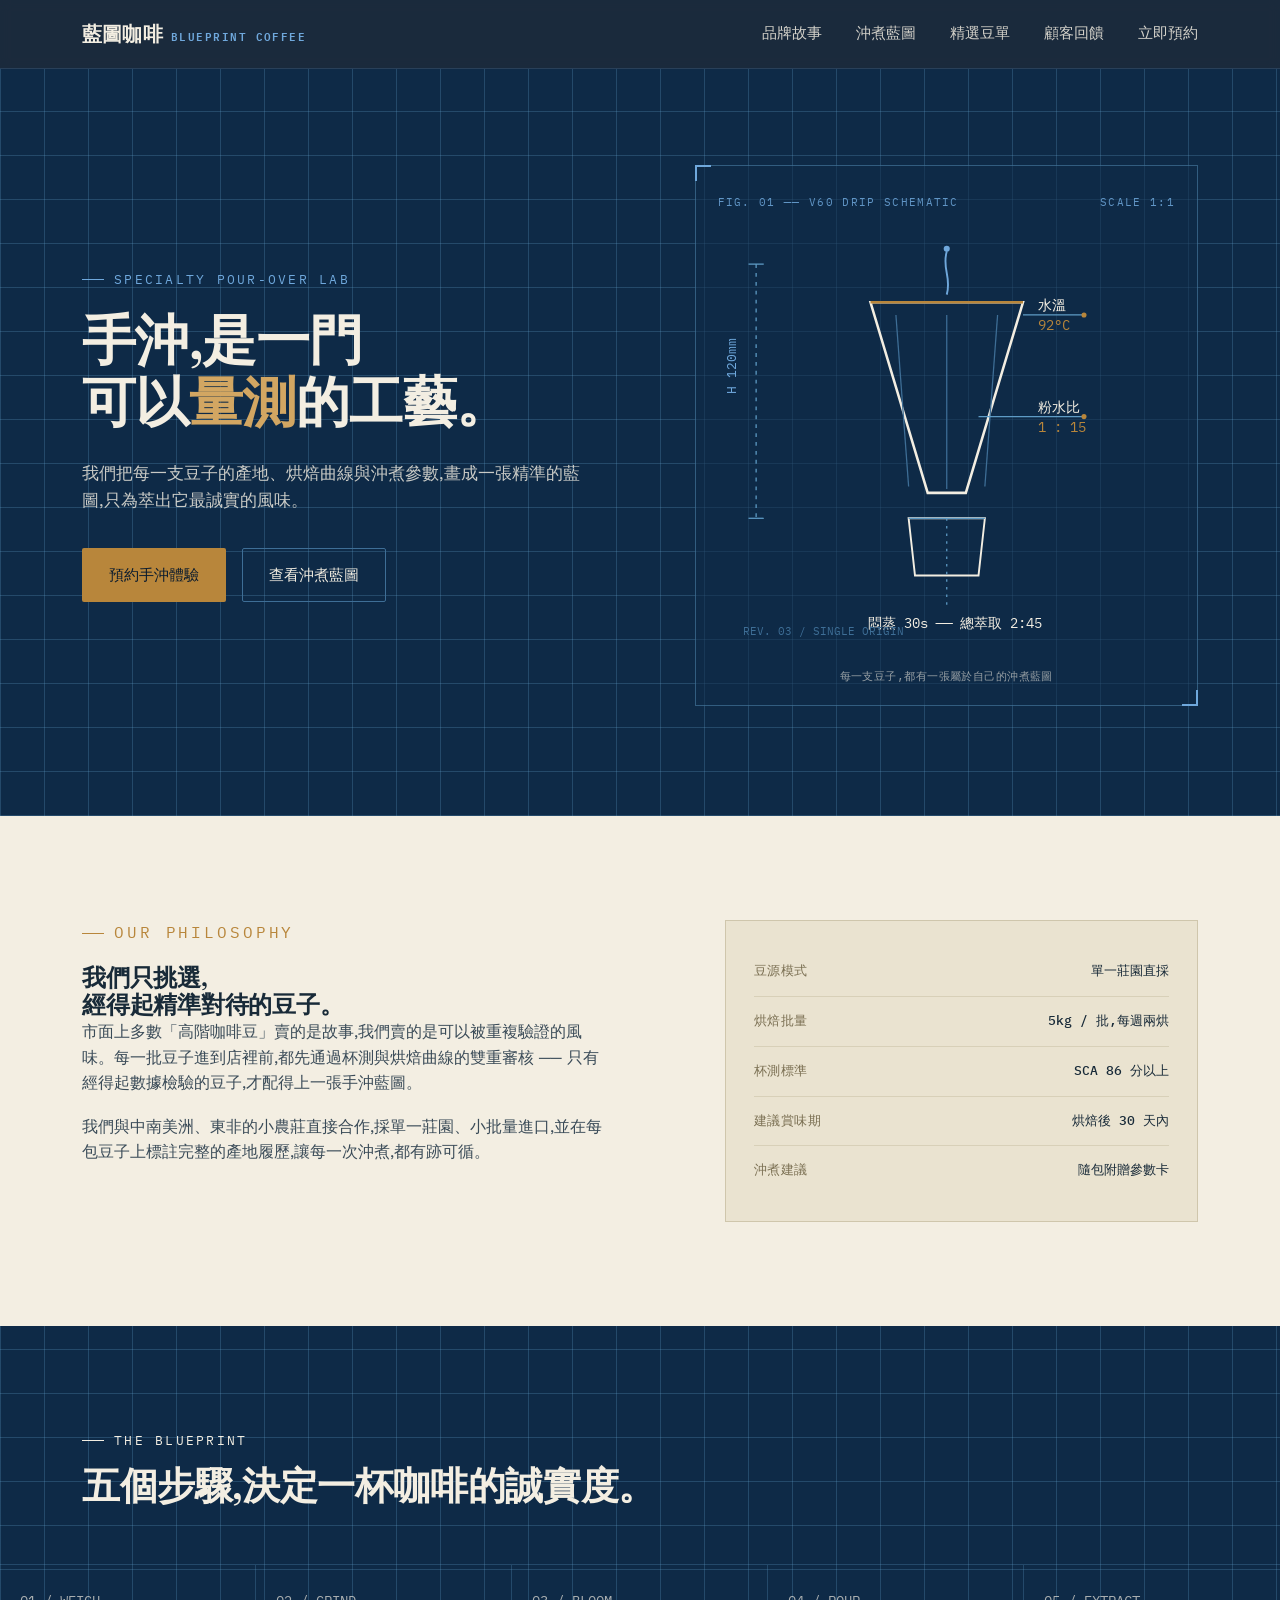
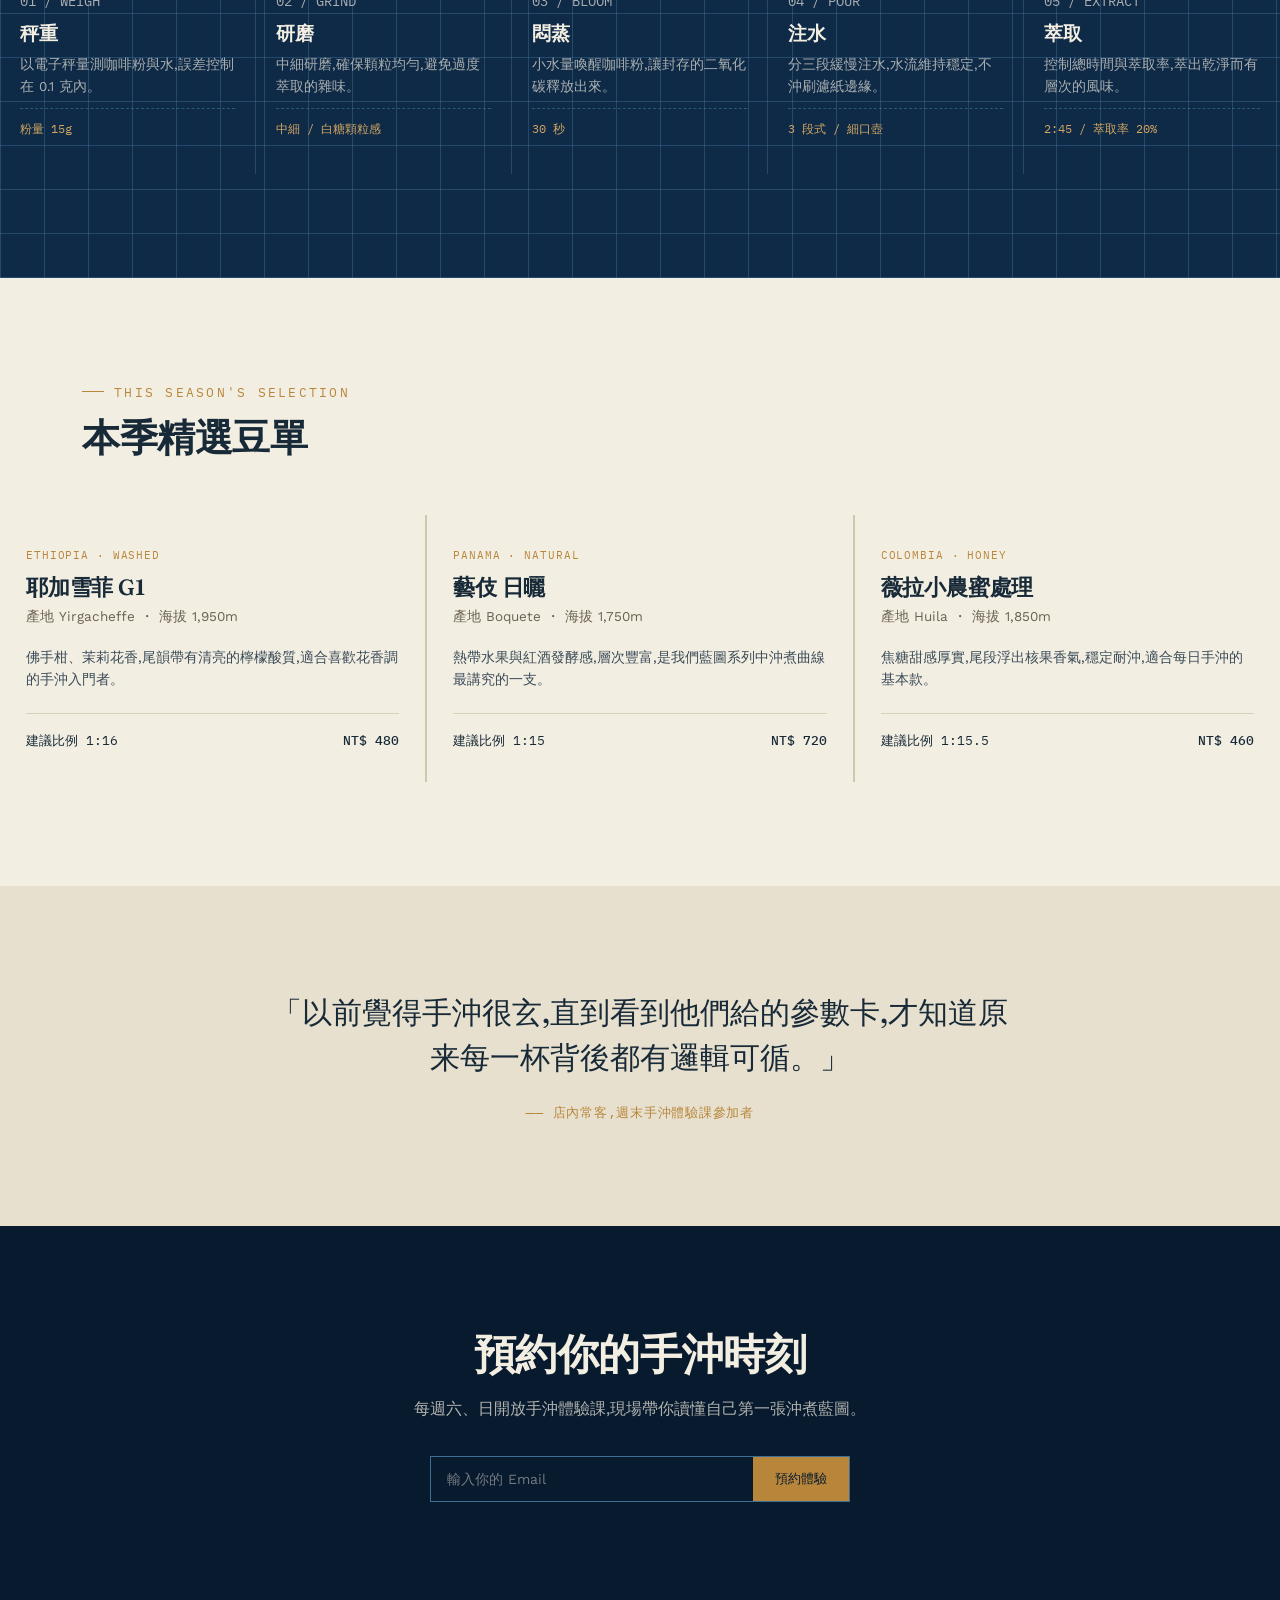
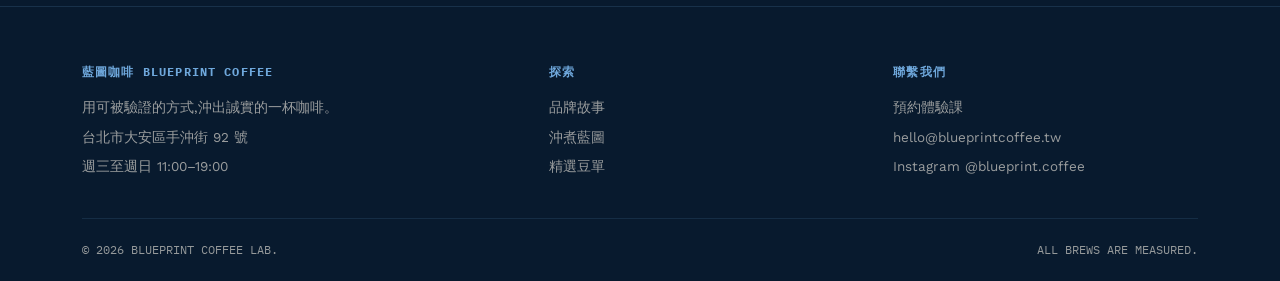
<file: docs/index.html>
<!DOCTYPE html>
<html lang="zh-Hant">
<head>
<meta charset="UTF-8">
<meta name="viewport" content="width=device-width, initial-scale=1.0">
<title>藍圖咖啡 Blueprint Coffee ── 精準手沖,誠實風味</title>
<link rel="preconnect" href="https://fonts.googleapis.com">
<link rel="preconnect" href="https://fonts.gstatic.com" crossorigin>
<link href="https://fonts.googleapis.com/css2?family=Fraunces:opsz,wght@9..144,400;9..144,500;9..144,600;9..144,700&family=Work+Sans:wght@300;400;500;600&family=IBM+Plex+Mono:wght@400;500&display=swap" rel="stylesheet">
<style>
  :root{
    --ink-black:#081A2E;
    --blueprint:#0E2A47;
    --blueprint-line:#3E6E96;
    --blueprint-line-soft:rgba(94,155,197,0.28);
    --paper:#F3EEE2;
    --paper-dim:#E7E0CE;
    --brass:#B8863B;
    --brass-light:#D2A662;
    --sky:#6FA8DC;
    --ink-on-paper:#182A38;
    --max-w:1180px;
  }

  *{margin:0;padding:0;box-sizing:border-box;}
  html{scroll-behavior:smooth;}
  body{
    font-family:'Work Sans', sans-serif;
    background:var(--paper);
    color:var(--ink-on-paper);
    line-height:1.6;
    -webkit-font-smoothing:antialiased;
  }
  a{color:inherit;text-decoration:none;}
  img,svg{display:block;max-width:100%;}
  .container{max-width:var(--max-w);margin:0 auto;padding:0 32px;}
  .eyebrow{
    font-family:'IBM Plex Mono', monospace;
    font-size:12.5px;
    letter-spacing:0.18em;
    text-transform:uppercase;
    display:flex;
    align-items:center;
    gap:10px;
  }
  .eyebrow::before{
    content:"";
    width:22px;height:1px;
    background:currentColor;
    display:inline-block;
  }
  h1,h2,h3{
    font-family:'Fraunces', serif;
    font-weight:600;
    line-height:1.15;
    letter-spacing:-0.01em;
  }
  .btn{
    display:inline-flex;
    align-items:center;
    gap:10px;
    padding:14px 26px;
    border-radius:2px;
    font-family:'Work Sans', sans-serif;
    font-size:15px;
    font-weight:500;
    border:1px solid transparent;
    cursor:pointer;
    transition:transform .25s ease, background .25s ease, border-color .25s ease, color .25s ease;
  }
  .btn:focus-visible{outline:2px solid var(--sky);outline-offset:3px;}
  .btn-primary{background:var(--brass);color:var(--ink-black);}
  .btn-primary:hover{background:var(--brass-light);transform:translateY(-1px);}
  .btn-ghost{border-color:var(--blueprint-line);color:var(--paper);}
  .btn-ghost:hover{border-color:var(--sky);color:var(--sky);}
  .btn-ghost.on-paper{border-color:var(--ink-on-paper);color:var(--ink-on-paper);}
  .btn-ghost.on-paper:hover{border-color:var(--brass);color:var(--brass);}

  /* ---------- NAV ---------- */
  header{
    position:sticky;top:0;z-index:50;
    background:rgba(8,26,46,0.92);
    backdrop-filter:blur(6px);
    border-bottom:1px solid rgba(94,155,197,0.2);
  }
  nav{
    max-width:var(--max-w);margin:0 auto;padding:18px 32px;
    display:flex;align-items:center;justify-content:space-between;
    color:var(--paper);
  }
  .logo{
    font-family:'Fraunces', serif;
    font-size:20px;font-weight:600;letter-spacing:0.01em;
    color:var(--paper);display:flex;align-items:baseline;gap:8px;
  }
  .logo span{
    font-family:'IBM Plex Mono', monospace;
    font-size:10.5px;letter-spacing:0.14em;color:var(--sky);
  }
  .nav-links{display:flex;gap:34px;font-size:14.5px;}
  .nav-links a{opacity:0.85;transition:opacity .2s;}
  .nav-links a:hover{opacity:1;color:var(--sky);}
  .nav-toggle{display:none;background:none;border:none;color:var(--paper);font-size:24px;cursor:pointer;}

  @media (max-width:860px){
    .nav-links{
      position:absolute;top:100%;left:0;right:0;
      background:var(--ink-black);
      flex-direction:column;gap:0;
      max-height:0;overflow:hidden;
      transition:max-height .3s ease;
    }
    .nav-links.open{max-height:320px;}
    .nav-links a{padding:16px 32px;border-top:1px solid rgba(94,155,197,0.15);}
    .nav-toggle{display:block;}
  }

  /* ---------- HERO ---------- */
  .hero{
    background:
      repeating-linear-gradient(0deg, var(--blueprint-line-soft) 0, var(--blueprint-line-soft) 1px, transparent 1px, transparent 44px),
      repeating-linear-gradient(90deg, var(--blueprint-line-soft) 0, var(--blueprint-line-soft) 1px, transparent 1px, transparent 44px),
      var(--blueprint);
    color:var(--paper);
    padding:96px 0 110px;
    position:relative;
    overflow:hidden;
  }
  .hero-grid{
    max-width:var(--max-w);margin:0 auto;padding:0 32px;
    display:grid;grid-template-columns:1.05fr 0.95fr;gap:56px;align-items:center;
  }
  .hero h1{font-size:clamp(34px,4.6vw,54px);margin:20px 0 26px;color:var(--paper);}
  .hero h1 em{font-style:normal;color:var(--brass-light);}
  .hero p.lede{font-size:17px;max-width:46ch;color:rgba(243,238,226,0.82);margin-bottom:34px;}
  .hero-cta{display:flex;gap:16px;flex-wrap:wrap;}
  .hero-eyebrow{color:var(--sky);margin-bottom:6px;}

  .blueprint-plate{
    position:relative;
    border:1px solid rgba(94,155,197,0.45);
    background:rgba(15,42,71,0.55);
    padding:28px 22px 20px;
  }
  .blueprint-plate::before,.blueprint-plate::after,
  .plate-corner-tl,.plate-corner-br{
    content:"";position:absolute;width:14px;height:14px;
    border-color:var(--sky);
  }
  .blueprint-plate::before{top:-1px;left:-1px;border-top:2px solid var(--sky);border-left:2px solid var(--sky);}
  .blueprint-plate::after{bottom:-1px;right:-1px;border-bottom:2px solid var(--sky);border-right:2px solid var(--sky);}
  .plate-label{
    font-family:'IBM Plex Mono', monospace;font-size:11px;letter-spacing:0.12em;
    color:var(--sky);display:flex;justify-content:space-between;margin-bottom:14px;opacity:0.85;
  }
  .plate-caption{
    font-family:'IBM Plex Mono', monospace;font-size:11px;color:rgba(243,238,226,0.6);
    text-align:center;margin-top:10px;letter-spacing:0.04em;
  }

  @media (max-width:900px){
    .hero-grid{grid-template-columns:1fr;}
    .hero{padding:64px 0 76px;}
  }

  /* ---------- SECTION SHARED ---------- */
  section{padding:104px 0;}
  .section-head{max-width:640px;margin-bottom:56px;}
  .section-head h2{font-size:clamp(26px,3.2vw,38px);margin-top:14px;}
  .on-dark{background:var(--ink-black);color:var(--paper);}
  .on-dark .eyebrow{color:var(--sky);}
  .on-paper .eyebrow{color:var(--brass);}

  /* ---------- ABOUT / SPEC SHEET ---------- */
  .about-grid{display:grid;grid-template-columns:1.1fr 0.9fr;gap:64px;align-items:start;}
  .about-grid p{font-size:16px;color:#3a4b58;max-width:52ch;margin-bottom:18px;}
  .spec-sheet{border:1px solid #cfc6ac;background:#EAE3D0;padding:26px 28px;}
  .spec-row{
    display:flex;justify-content:space-between;gap:20px;
    padding:14px 0;border-bottom:1px solid #d8d0b8;
    font-family:'IBM Plex Mono', monospace;font-size:13px;
  }
  .spec-row:last-child{border-bottom:none;}
  .spec-row dt{color:#7a6f52;letter-spacing:0.04em;}
  .spec-row dd{font-weight:500;color:var(--ink-on-paper);text-align:right;}

  @media (max-width:860px){ .about-grid{grid-template-columns:1fr;} }

  /* ---------- PROCESS BLUEPRINT ---------- */
  .process{
    background:
      repeating-linear-gradient(0deg, var(--blueprint-line-soft) 0, var(--blueprint-line-soft) 1px, transparent 1px, transparent 44px),
      repeating-linear-gradient(90deg, var(--blueprint-line-soft) 0, var(--blueprint-line-soft) 1px, transparent 1px, transparent 44px),
      var(--blueprint);
    color:var(--paper);
  }
  .steps{
    display:grid;grid-template-columns:repeat(5,1fr);gap:0;
    border-top:1px solid var(--blueprint-line-soft);
  }
  .step{
    padding:26px 20px;border-right:1px solid var(--blueprint-line-soft);position:relative;
  }
  .step:last-child{border-right:none;}
  .step-index{font-family:'IBM Plex Mono', monospace;font-size:12px;color:var(--sky);margin-bottom:14px;}
  .step h3{font-size:19px;color:var(--paper);margin-bottom:10px;font-weight:600;}
  .step p{font-size:13.5px;color:rgba(243,238,226,0.68);margin-bottom:10px;}
  .step .metric{
    font-family:'IBM Plex Mono', monospace;font-size:12px;color:var(--brass-light);
    border-top:1px dashed rgba(94,155,197,0.4);padding-top:10px;
  }
  @media (max-width:960px){
    .steps{grid-template-columns:1fr 1fr;}
    .step{border-right:1px solid var(--blueprint-line-soft);border-bottom:1px solid var(--blueprint-line-soft);}
    .step:nth-child(2n){border-right:none;}
  }
  @media (max-width:560px){
    .steps{grid-template-columns:1fr;}
    .step{border-right:none;}
  }

  /* ---------- BEANS ---------- */
  .bean-grid{display:grid;grid-template-columns:repeat(3,1fr);gap:2px;background:#cfc6ac;}
  .bean-card{
    background:var(--paper);padding:32px 26px;position:relative;
    display:flex;flex-direction:column;height:100%;
  }
  .bean-tag{
    font-family:'IBM Plex Mono', monospace;font-size:11px;color:var(--brass);
    letter-spacing:0.08em;margin-bottom:10px;
  }
  .bean-card h3{font-size:22px;margin-bottom:6px;}
  .bean-origin{font-size:13.5px;color:#6b6250;margin-bottom:18px;}
  .bean-notes{font-size:14px;color:#3a4b58;margin-bottom:22px;flex-grow:1;}
  .bean-meta{
    display:flex;justify-content:space-between;align-items:center;
    border-top:1px solid #d8d0b8;padding-top:16px;
    font-family:'IBM Plex Mono', monospace;font-size:12.5px;
  }
  .bean-price{color:var(--ink-on-paper);font-weight:500;}
  @media (max-width:900px){ .bean-grid{grid-template-columns:1fr 1fr;} }
  @media (max-width:600px){ .bean-grid{grid-template-columns:1fr;} }

  /* ---------- QUOTE ---------- */
  .quote-section{background:var(--paper-dim);}
  .quote-wrap{max-width:760px;margin:0 auto;text-align:center;}
  blockquote{
    font-family:'Fraunces', serif;font-size:clamp(22px,2.6vw,30px);
    font-weight:500;line-height:1.5;color:var(--ink-on-paper);margin-bottom:22px;
  }
  .quote-attr{font-family:'IBM Plex Mono', monospace;font-size:12.5px;color:var(--brass);letter-spacing:0.06em;}

  /* ---------- CTA / FOOTER ---------- */
  .cta-section{background:var(--ink-black);color:var(--paper);text-align:center;}
  .cta-section h2{font-size:clamp(28px,3.6vw,42px);margin-bottom:18px;}
  .cta-section p{color:rgba(243,238,226,0.72);max-width:48ch;margin:0 auto 34px;}
  .cta-form{
    display:flex;max-width:420px;margin:0 auto;gap:0;border:1px solid var(--blueprint-line);
  }
  .cta-form input{
    flex:1;background:transparent;border:none;padding:14px 16px;
    color:var(--paper);font-family:'Work Sans', sans-serif;font-size:14px;
  }
  .cta-form input::placeholder{color:rgba(243,238,226,0.45);}
  .cta-form input:focus{outline:none;}
  .cta-form button{
    background:var(--brass);color:var(--ink-black);border:none;
    padding:0 22px;font-weight:500;cursor:pointer;font-family:'Work Sans', sans-serif;
    transition:background .2s;
  }
  .cta-form button:hover{background:var(--brass-light);}

  footer{background:var(--ink-black);border-top:1px solid rgba(94,155,197,0.18);color:rgba(243,238,226,0.6);}
  .footer-grid{
    display:grid;grid-template-columns:1.4fr 1fr 1fr;gap:40px;padding:56px 0 32px;
    font-size:13.5px;
  }
  .footer-grid h4{
    font-family:'IBM Plex Mono', monospace;font-size:11.5px;letter-spacing:0.1em;
    color:var(--sky);margin-bottom:16px;text-transform:uppercase;
  }
  .footer-grid p, .footer-grid a{display:block;margin-bottom:8px;color:rgba(243,238,226,0.62);}
  .footer-grid a:hover{color:var(--paper);}
  .footer-bottom{
    border-top:1px solid rgba(94,155,197,0.15);padding:22px 0;
    font-family:'IBM Plex Mono', monospace;font-size:11.5px;
    display:flex;justify-content:space-between;flex-wrap:wrap;gap:10px;
  }
  @media (max-width:700px){ .footer-grid{grid-template-columns:1fr;} }

  /* ---------- REVEAL ---------- */
  .reveal{opacity:0;transform:translateY(18px);transition:opacity .7s ease, transform .7s ease;}
  .reveal.in{opacity:1;transform:translateY(0);}
  @media (prefers-reduced-motion: reduce){
    .reveal{opacity:1;transform:none;transition:none;}
    html{scroll-behavior:auto;}
  }
</style>
</head>
<body>

<header>
  <nav>
    <a href="#top" class="logo">藍圖咖啡<span>BLUEPRINT COFFEE</span></a>
    <button class="nav-toggle" id="navToggle" aria-label="開啟選單" aria-expanded="false">☰</button>
    <div class="nav-links" id="navLinks">
      <a href="#about">品牌故事</a>
      <a href="#process">沖煮藍圖</a>
      <a href="#beans">精選豆單</a>
      <a href="#quote">顧客回饋</a>
      <a href="#cta">立即預約</a>
    </div>
  </nav>
</header>

<section class="hero" id="top">
  <div class="hero-grid">
    <div>
      <p class="eyebrow hero-eyebrow">SPECIALTY POUR-OVER LAB</p>
      <h1>手沖,是一門<br>可以<em>量測</em>的工藝。</h1>
      <p class="lede">我們把每一支豆子的產地、烘焙曲線與沖煮參數,畫成一張精準的藍圖,只為萃出它最誠實的風味。</p>
      <div class="hero-cta">
        <a href="#cta" class="btn btn-primary">預約手沖體驗</a>
        <a href="#process" class="btn btn-ghost">查看沖煮藍圖</a>
      </div>
    </div>

    <div class="blueprint-plate reveal">
      <div class="plate-label"><span>FIG. 01 ── V60 DRIP SCHEMATIC</span><span>SCALE 1:1</span></div>
      <svg viewBox="0 0 360 340" xmlns="http://www.w3.org/2000/svg" role="img" aria-label="V60 手沖濾杯示意圖,標註水溫、粉水比、悶蒸與總萃取時間">
        <!-- dimension lines -->
        <line x1="30" y1="30" x2="30" y2="230" stroke="#5E9BC5" stroke-width="1" stroke-dasharray="3 4"/>
        <line x1="24" y1="30" x2="36" y2="30" stroke="#5E9BC5" stroke-width="1"/>
        <line x1="24" y1="230" x2="36" y2="230" stroke="#5E9BC5" stroke-width="1"/>
        <text x="14" y="132" fill="#6FA8DC" font-size="10" font-family="IBM Plex Mono, monospace" transform="rotate(-90 14 132)">H 120mm</text>

        <!-- dripper cone -->
        <path d="M120 60 L240 60 L195 210 L165 210 Z" fill="none" stroke="#F3EEE2" stroke-width="2"/>
        <path d="M120 60 L240 60" stroke="#B8863B" stroke-width="2"/>
        <!-- ribs -->
        <line x1="140" y1="70" x2="150" y2="205" stroke="#3E6E96" stroke-width="1"/>
        <line x1="180" y1="70" x2="180" y2="207" stroke="#3E6E96" stroke-width="1"/>
        <line x1="220" y1="70" x2="210" y2="205" stroke="#3E6E96" stroke-width="1"/>

        <!-- server -->
        <path d="M150 230 L210 230 L205 275 L155 275 Z" fill="none" stroke="#F3EEE2" stroke-width="1.5"/>
        <line x1="150" y1="230" x2="210" y2="230" stroke="#5E9BC5" stroke-width="1"/>

        <!-- pour line + droplets -->
        <path d="M180 20 C176 34, 184 40, 180 54" stroke="#6FA8DC" stroke-width="1.5" fill="none"/>
        <circle cx="180" cy="18" r="2.4" fill="#6FA8DC"/>

        <!-- annotation callouts -->
        <line x1="240" y1="70" x2="288" y2="70" stroke="#5E9BC5" stroke-width="1"/>
        <circle cx="288" cy="70" r="2" fill="#B8863B"/>
        <text x="252" y="66" fill="#F3EEE2" font-size="11" font-family="IBM Plex Mono, monospace">水溫</text>
        <text x="252" y="82" fill="#B8863B" font-size="11" font-family="IBM Plex Mono, monospace">92°C</text>

        <line x1="205" y1="150" x2="288" y2="150" stroke="#5E9BC5" stroke-width="1"/>
        <circle cx="288" cy="150" r="2" fill="#B8863B"/>
        <text x="252" y="146" fill="#F3EEE2" font-size="11" font-family="IBM Plex Mono, monospace">粉水比</text>
        <text x="252" y="162" fill="#B8863B" font-size="11" font-family="IBM Plex Mono, monospace">1 : 15</text>

        <line x1="180" y1="230" x2="180" y2="300" stroke="#5E9BC5" stroke-width="1" stroke-dasharray="2 4"/>
        <text x="118" y="316" fill="#F3EEE2" font-size="11" font-family="IBM Plex Mono, monospace">悶蒸 30s ── 總萃取 2:45</text>

        <!-- corner tick -->
        <text x="20" y="322" fill="#3E6E96" font-size="9" font-family="IBM Plex Mono, monospace">REV. 03 / SINGLE ORIGIN</text>
      </svg>
      <p class="plate-caption">每一支豆子,都有一張屬於自己的沖煮藍圖</p>
    </div>
  </div>
</section>

<section class="on-paper" id="about">
  <div class="container">
    <div class="about-grid">
      <div class="reveal">
        <p class="eyebrow">OUR PHILOSOPHY</p>
        <h2>我們只挑選,<br>經得起精準對待的豆子。</h2>
        <p>市面上多數「高階咖啡豆」賣的是故事,我們賣的是可以被重複驗證的風味。每一批豆子進到店裡前,都先通過杯測與烘焙曲線的雙重審核 ── 只有經得起數據檢驗的豆子,才配得上一張手沖藍圖。</p>
        <p>我們與中南美洲、東非的小農莊直接合作,採單一莊園、小批量進口,並在每包豆子上標註完整的產地履歷,讓每一次沖煮,都有跡可循。</p>
      </div>
      <dl class="spec-sheet reveal">
        <div class="spec-row"><dt>豆源模式</dt><dd>單一莊園直採</dd></div>
        <div class="spec-row"><dt>烘焙批量</dt><dd>5kg / 批,每週兩烘</dd></div>
        <div class="spec-row"><dt>杯測標準</dt><dd>SCA 86 分以上</dd></div>
        <div class="spec-row"><dt>建議賞味期</dt><dd>烘焙後 30 天內</dd></div>
        <div class="spec-row"><dt>沖煮建議</dt><dd>隨包附贈參數卡</dd></div>
      </dl>
    </div>
  </div>
</section>

<section class="process" id="process">
  <div class="container">
    <div class="section-head reveal">
      <p class="eyebrow">THE BLUEPRINT</p>
      <h2>五個步驟,決定一杯咖啡的誠實度。</h2>
    </div>
  </div>
  <div class="steps reveal">
    <div class="step">
      <p class="step-index">01 / WEIGH</p>
      <h3>秤重</h3>
      <p>以電子秤量測咖啡粉與水,誤差控制在 0.1 克內。</p>
      <p class="metric">粉量 15g</p>
    </div>
    <div class="step">
      <p class="step-index">02 / GRIND</p>
      <h3>研磨</h3>
      <p>中細研磨,確保顆粒均勻,避免過度萃取的雜味。</p>
      <p class="metric">中細 / 白糖顆粒感</p>
    </div>
    <div class="step">
      <p class="step-index">03 / BLOOM</p>
      <h3>悶蒸</h3>
      <p>小水量喚醒咖啡粉,讓封存的二氧化碳釋放出來。</p>
      <p class="metric">30 秒</p>
    </div>
    <div class="step">
      <p class="step-index">04 / POUR</p>
      <h3>注水</h3>
      <p>分三段緩慢注水,水流維持穩定,不沖刷濾紙邊緣。</p>
      <p class="metric">3 段式 / 細口壺</p>
    </div>
    <div class="step">
      <p class="step-index">05 / EXTRACT</p>
      <h3>萃取</h3>
      <p>控制總時間與萃取率,萃出乾淨而有層次的風味。</p>
      <p class="metric">2:45 / 萃取率 20%</p>
    </div>
  </div>
</section>

<section class="on-paper" id="beans">
  <div class="container">
    <div class="section-head reveal">
      <p class="eyebrow">THIS SEASON'S SELECTION</p>
      <h2>本季精選豆單</h2>
    </div>
  </div>
  <div class="bean-grid reveal">
    <div class="bean-card">
      <p class="bean-tag">ETHIOPIA · WASHED</p>
      <h3>耶加雪菲 G1</h3>
      <p class="bean-origin">產地 Yirgacheffe ・ 海拔 1,950m</p>
      <p class="bean-notes">佛手柑、茉莉花香,尾韻帶有清亮的檸檬酸質,適合喜歡花香調的手沖入門者。</p>
      <div class="bean-meta"><span>建議比例 1:16</span><span class="bean-price">NT$ 480</span></div>
    </div>
    <div class="bean-card">
      <p class="bean-tag">PANAMA · NATURAL</p>
      <h3>藝伎 日曬</h3>
      <p class="bean-origin">產地 Boquete ・ 海拔 1,750m</p>
      <p class="bean-notes">熱帶水果與紅酒發酵感,層次豐富,是我們藍圖系列中沖煮曲線最講究的一支。</p>
      <div class="bean-meta"><span>建議比例 1:15</span><span class="bean-price">NT$ 720</span></div>
    </div>
    <div class="bean-card">
      <p class="bean-tag">COLOMBIA · HONEY</p>
      <h3>薇拉小農蜜處理</h3>
      <p class="bean-origin">產地 Huila ・ 海拔 1,850m</p>
      <p class="bean-notes">焦糖甜感厚實,尾段浮出核果香氣,穩定耐沖,適合每日手沖的基本款。</p>
      <div class="bean-meta"><span>建議比例 1:15.5</span><span class="bean-price">NT$ 460</span></div>
    </div>
  </div>
</section>

<section class="quote-section" id="quote">
  <div class="container">
    <div class="quote-wrap reveal">
      <blockquote>「以前覺得手沖很玄,直到看到他們給的參數卡,才知道原来每一杯背後都有邏輯可循。」</blockquote>
      <p class="quote-attr">── 店內常客,週末手沖體驗課參加者</p>
    </div>
  </div>
</section>

<section class="cta-section" id="cta">
  <div class="container">
    <h2 class="reveal">預約你的手沖時刻</h2>
    <p class="reveal">每週六、日開放手沖體驗課,現場帶你讀懂自己第一張沖煮藍圖。</p>
    <form class="cta-form reveal" onsubmit="event.preventDefault(); this.querySelector('button').textContent='已收到,我們會盡快聯繫';">
      <input type="email" placeholder="輸入你的 Email" required aria-label="Email">
      <button type="submit">預約體驗</button>
    </form>
  </div>
</section>

<footer>
  <div class="container">
    <div class="footer-grid">
      <div>
        <h4>藍圖咖啡 BLUEPRINT COFFEE</h4>
        <p>用可被驗證的方式,沖出誠實的一杯咖啡。</p>
        <p>台北市大安區手沖街 92 號</p>
        <p>週三至週日 11:00–19:00</p>
      </div>
      <div>
        <h4>探索</h4>
        <a href="#about">品牌故事</a>
        <a href="#process">沖煮藍圖</a>
        <a href="#beans">精選豆單</a>
      </div>
      <div>
        <h4>聯繫我們</h4>
        <a href="#cta">預約體驗課</a>
        <a href="mailto:hello@blueprintcoffee.tw">hello@blueprintcoffee.tw</a>
        <a href="#top">Instagram @blueprint.coffee</a>
      </div>
    </div>
    <div class="footer-bottom">
      <span>© 2026 BLUEPRINT COFFEE LAB.</span>
      <span>ALL BREWS ARE MEASURED.</span>
    </div>
  </div>
</footer>

<script>
  // mobile nav toggle
  const navToggle = document.getElementById('navToggle');
  const navLinks = document.getElementById('navLinks');
  navToggle.addEventListener('click', () => {
    const isOpen = navLinks.classList.toggle('open');
    navToggle.setAttribute('aria-expanded', isOpen);
  });
  navLinks.querySelectorAll('a').forEach(a => a.addEventListener('click', () => {
    navLinks.classList.remove('open');
    navToggle.setAttribute('aria-expanded', 'false');
  }));

  // scroll reveal
  const prefersReduced = window.matchMedia('(prefers-reduced-motion: reduce)').matches;
  if (!prefersReduced && 'IntersectionObserver' in window) {
    const io = new IntersectionObserver((entries) => {
      entries.forEach(entry => {
        if (entry.isIntersecting) {
          entry.target.classList.add('in');
          io.unobserve(entry.target);
        }
      });
    }, { threshold: 0.15 });
    document.querySelectorAll('.reveal').forEach(el => io.observe(el));
  } else {
    document.querySelectorAll('.reveal').forEach(el => el.classList.add('in'));
  }
</script>

</body>
</html>
</file>
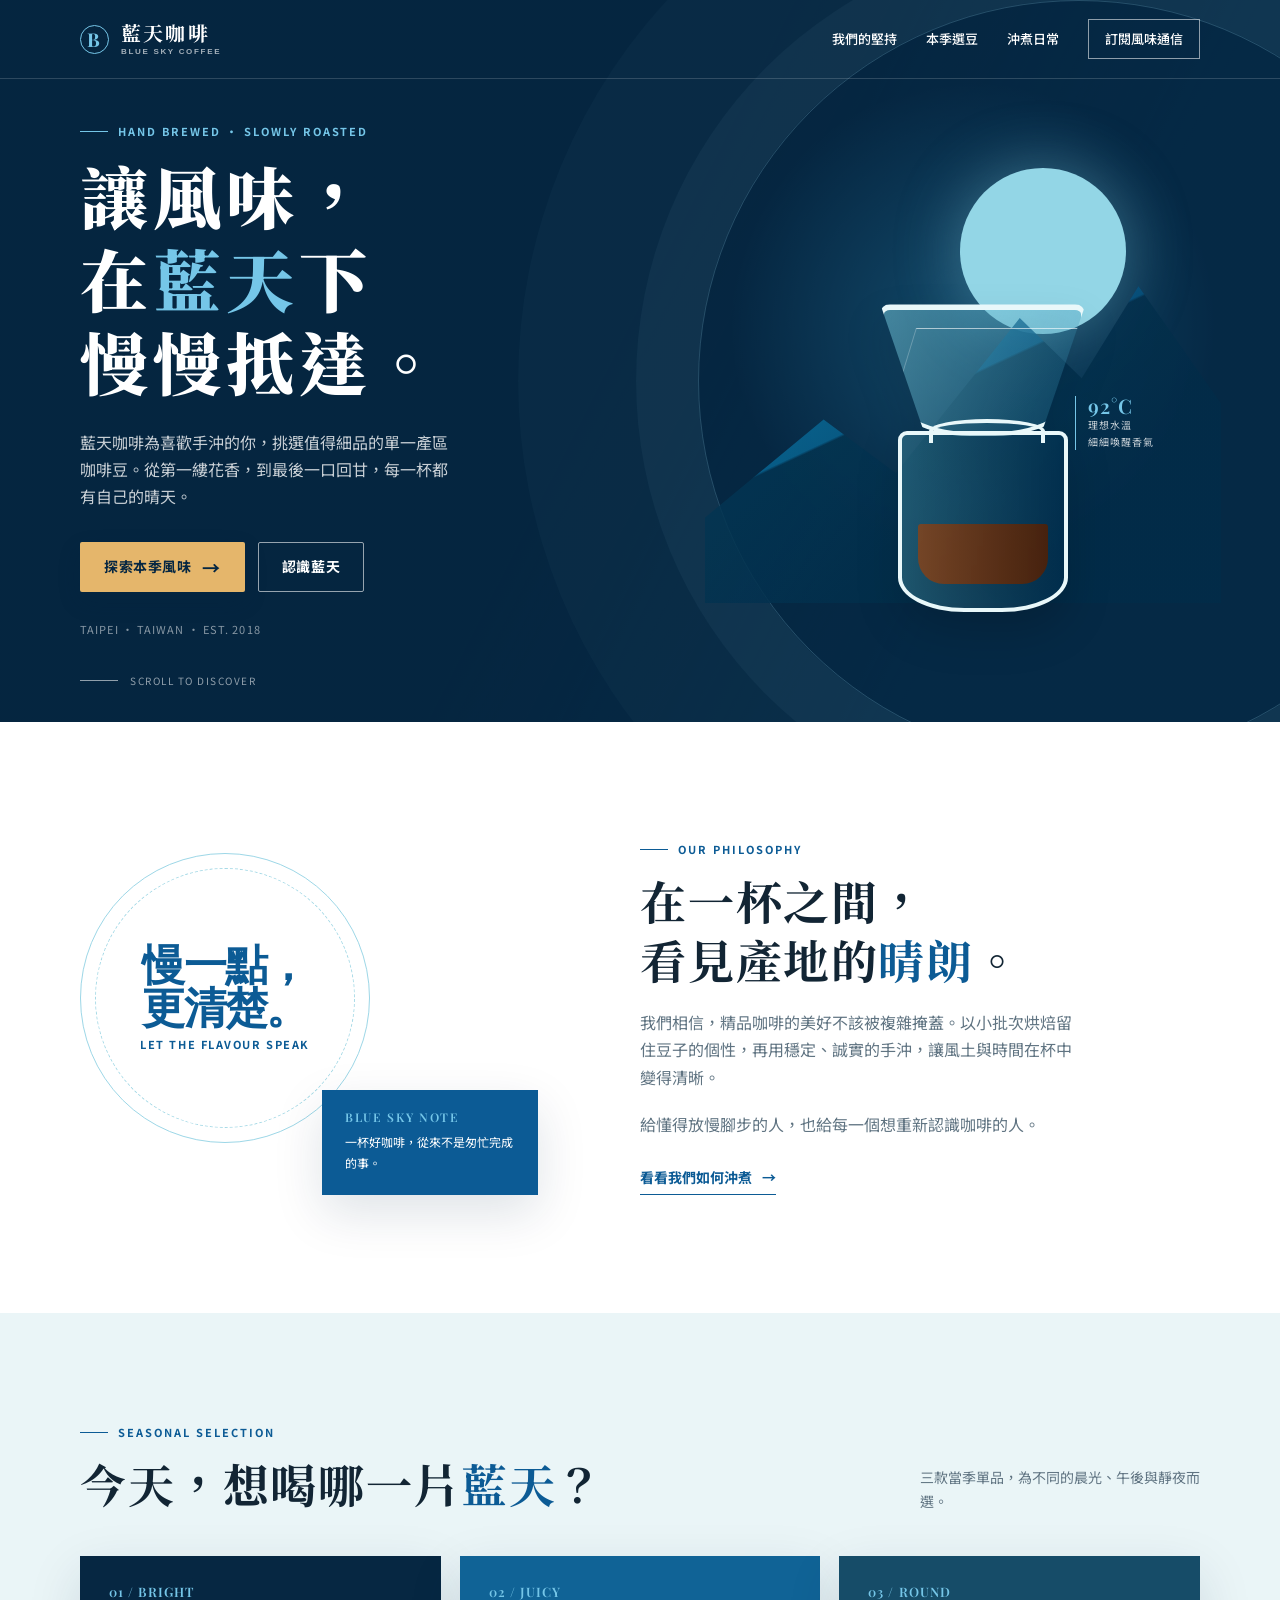
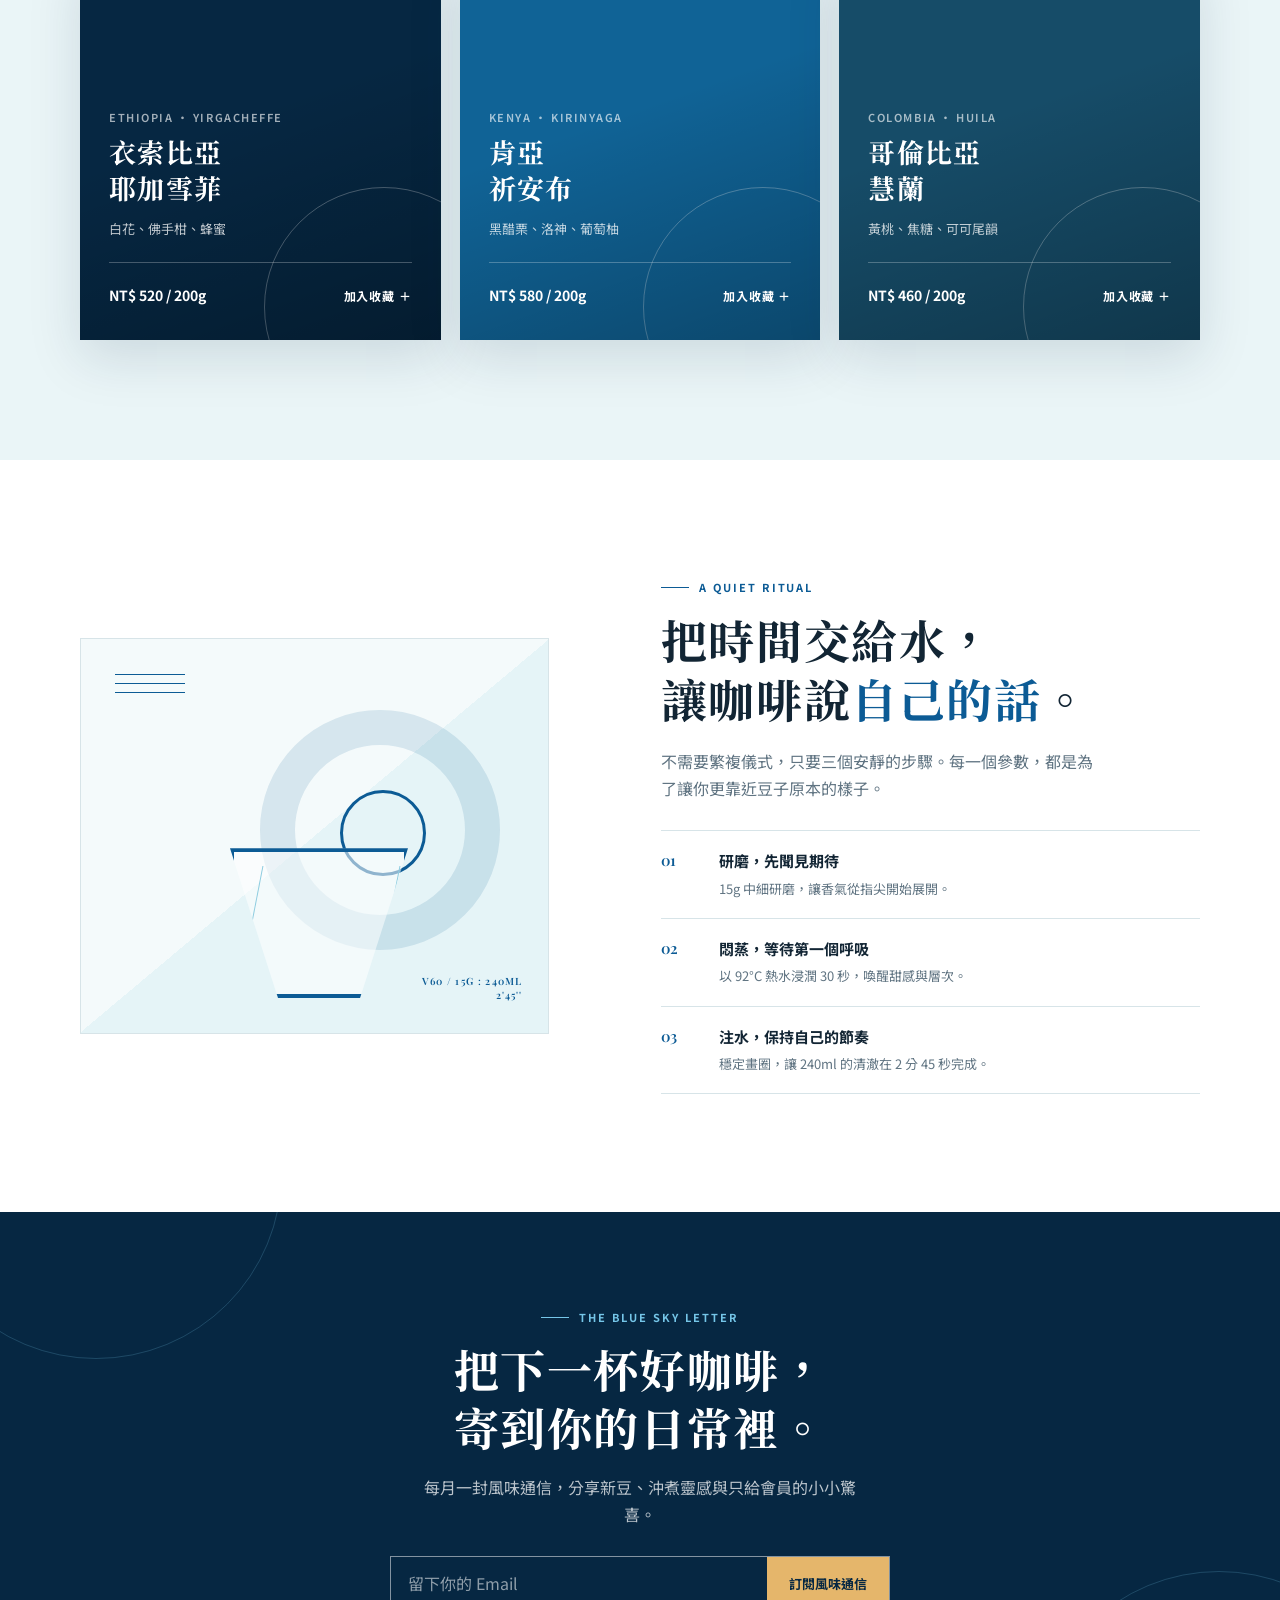
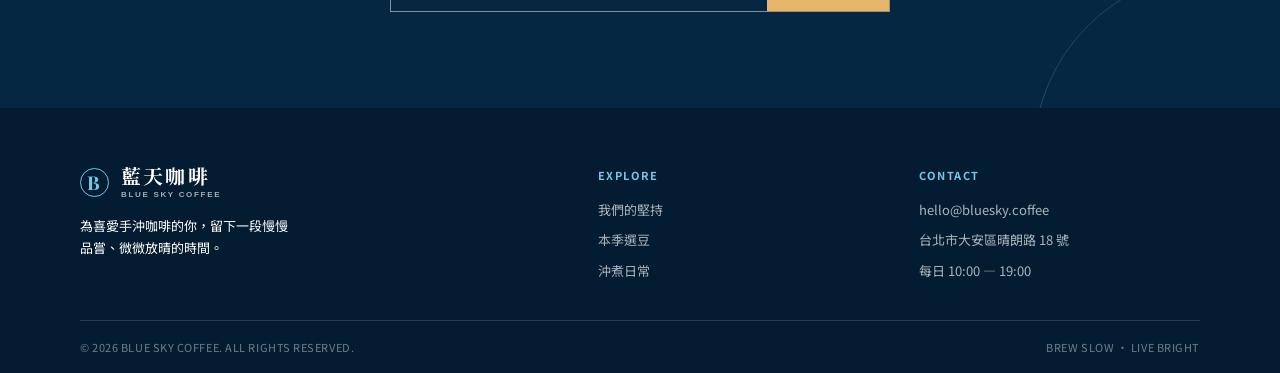
<file: onepage/index.html>
<!DOCTYPE html>
<html lang="zh-Hant">
<head>
  <meta charset="UTF-8">
  <meta name="viewport" content="width=device-width, initial-scale=1.0">
  <meta name="description" content="藍天咖啡，為手沖咖啡愛好者挑選當季精品咖啡豆，讓每一杯都清澈、明亮、值得細品。">
  <title>藍天咖啡｜讓風味，慢慢抵達</title>
  <link rel="preconnect" href="https://fonts.googleapis.com">
  <link rel="preconnect" href="https://fonts.gstatic.com" crossorigin>
  <link href="https://fonts.googleapis.com/css2?family=Noto+Sans+TC:wght@400;500;600;700&family=Noto+Serif+TC:wght@500;600;700;900&family=Playfair+Display:ital,wght@0,600;0,700;1,600&display=swap" rel="stylesheet">
  <style>
    :root {
      --navy: #062742;
      --blue: #0c5b95;
      --sky: #75c6e8;
      --mist: #eaf5f7;
      --cream: #fbfaf6;
      --ink: #122534;
      --muted: #607482;
      --line: #d7e4e8;
      --sand: #e5b66b;
      --shadow: 0 18px 50px rgba(6, 39, 66, .13);
    }

    * { box-sizing: border-box; }
    html { scroll-behavior: smooth; }
    body {
      margin: 0;
      color: var(--ink);
      background: var(--cream);
      font-family: "Noto Sans TC", sans-serif;
      font-size: 16px;
      line-height: 1.7;
      -webkit-font-smoothing: antialiased;
    }

    a { color: inherit; text-decoration: none; }
    button, input { font: inherit; }
    button { cursor: pointer; }
    .wrap { width: min(1120px, calc(100% - 48px)); margin: 0 auto; }
    .serif { font-family: "Noto Serif TC", serif; }
    .eyebrow {
      display: flex;
      align-items: center;
      gap: 10px;
      margin: 0 0 13px;
      color: var(--blue);
      font-size: 11px;
      font-weight: 700;
      letter-spacing: .18em;
    }
    .eyebrow::before { content: ""; width: 28px; height: 1px; background: currentColor; }
    .section-title {
      margin: 0;
      font: 700 clamp(30px, 4vw, 46px)/1.28 "Noto Serif TC", serif;
      letter-spacing: .035em;
    }
    .section-title em { color: var(--blue); font-style: normal; }
    .section-copy { max-width: 48ch; margin: 20px 0 0; color: var(--muted); }
    .button {
      display: inline-flex;
      align-items: center;
      justify-content: center;
      gap: 11px;
      min-height: 50px;
      padding: 12px 23px;
      border: 1px solid transparent;
      border-radius: 2px;
      font-size: 14px;
      font-weight: 700;
      letter-spacing: .04em;
      transition: transform .22s ease, box-shadow .22s ease, background .22s ease;
    }
    .button:hover { transform: translateY(-2px); }
    .button:focus-visible, a:focus-visible, button:focus-visible, input:focus-visible { outline: 3px solid var(--sky); outline-offset: 4px; }
    .button-primary { color: var(--navy); background: var(--sand); box-shadow: 0 9px 22px rgba(1, 35, 59, .2); }
    .button-primary:hover { background: #f0c77f; }
    .button-outline { color: #fff; border-color: rgba(255,255,255,.58); }
    .button-outline:hover { background: rgba(255,255,255,.1); }
    .arrow { font-size: 18px; line-height: 1; }

    /* Header */
    .site-header {
      position: absolute;
      z-index: 10;
      width: 100%;
      color: #fff;
      border-bottom: 1px solid rgba(255, 255, 255, .16);
    }
    .nav { display: flex; align-items: center; justify-content: space-between; min-height: 78px; }
    .brand { display: flex; align-items: center; gap: 12px; font: 700 20px/1 "Noto Serif TC", serif; letter-spacing: .11em; }
    .brand-mark {
      display: grid;
      width: 29px;
      height: 29px;
      place-items: center;
      border: 1px solid var(--sky);
      border-radius: 50%;
      color: var(--sky);
      font: 700 19px/1 "Playfair Display", serif;
    }
    .brand small { display: block; margin-top: 5px; color: rgba(255,255,255,.64); font: 600 8px/1 sans-serif; letter-spacing: .21em; }
    .nav-links { display: flex; align-items: center; gap: 29px; font-size: 13px; font-weight: 500; }
    .nav-links a { position: relative; padding: 6px 0; }
    .nav-links a:not(.nav-cta)::after { content: ""; position: absolute; right: 0; bottom: 0; left: 0; height: 1px; background: var(--sky); transform: scaleX(0); transform-origin: right; transition: transform .22s; }
    .nav-links a:not(.nav-cta):hover::after { transform: scaleX(1); transform-origin: left; }
    .nav-cta { padding: 8px 16px !important; border: 1px solid rgba(255,255,255,.55); }
    .nav-cta:hover { color: var(--navy); background: #fff; }
    .menu-toggle { display: none; border: 0; color: #fff; background: transparent; font-size: 23px; line-height: 1; }

    /* Hero */
    .hero { position: relative; min-height: 704px; overflow: hidden; color: #fff; background: var(--navy); }
    .hero::before {
      content: "";
      position: absolute;
      inset: 0;
      opacity: .36;
      background: radial-gradient(circle at 76% 45%, rgba(55, 167, 212, .75), transparent 23%), linear-gradient(117deg, rgba(4,25,45,.22) 0 48%, rgba(5,47,78,.82) 78%);
    }
    .hero::after {
      content: "";
      position: absolute;
      top: 0;
      right: -180px;
      width: 760px;
      height: 760px;
      border: 1px solid rgba(153,220,240,.22);
      border-radius: 50%;
      box-shadow: 0 0 0 62px rgba(153,220,240,.045), 0 0 0 180px rgba(153,220,240,.025);
    }
    .hero-grid { position: relative; z-index: 1; display: grid; grid-template-columns: 1.02fr .98fr; gap: 45px; align-items: center; min-height: 704px; padding: 122px 0 72px; }
    .hero .eyebrow { color: var(--sky); }
    .hero-title { max-width: 13ch; margin: 0; font: 900 clamp(42px, 5.5vw, 68px)/1.22 "Noto Serif TC", serif; letter-spacing: .075em; }
    .hero-title .blue { color: var(--sky); }
    .hero-lede { max-width: 42ch; margin: 26px 0 32px; color: rgba(255,255,255,.78); font-size: 16px; }
    .hero-actions { display: flex; flex-wrap: wrap; gap: 13px; }
    .hero-note { margin-top: 28px; color: rgba(255,255,255,.52); font-size: 11px; letter-spacing: .1em; }
    .hero-art { position: relative; min-height: 453px; }
    .sun { position: absolute; top: 2%; right: 14%; width: 166px; height: 166px; border-radius: 50%; background: #93d6e6; box-shadow: 0 0 65px rgba(145,215,233,.36); }
    .mountain { position: absolute; right: -4%; bottom: 2%; width: 98%; height: 70%; clip-path: polygon(0 73%, 23% 42%, 37% 59%, 61% 10%, 73% 29%, 84% 0, 100% 37%, 100% 100%, 0 100%); background: linear-gradient(135deg, #0b7eac, #06446f 70%); opacity: .85; }
    .mountain::after { content: ""; position: absolute; inset: 0; background: linear-gradient(155deg, transparent 38%, rgba(2,35,58,.72) 38.5% 100%); }
    .coffee-vessel { position: absolute; z-index: 2; right: 17%; bottom: 0; width: 255px; filter: drop-shadow(0 22px 21px rgba(0,0,0,.23)); }
    .dripper { position: relative; width: 205px; height: 132px; margin: 0 auto -5px; border: 4px solid #e9f8fa; border-top-width: 6px; border-radius: 10px 10px 44% 44%; background: linear-gradient(115deg, rgba(123,206,225,.5), rgba(26,118,161,.23)); clip-path: polygon(0 0,100% 0,78% 100%,22% 100%); }
    .dripper::after { content: ""; position: absolute; inset: 18px 16px 0; border-top: 1px solid rgba(255,255,255,.6); border-left: 1px solid rgba(255,255,255,.25); transform: skewX(-17deg); }
    .carafe { position: relative; width: 170px; height: 181px; margin: 0 auto; border: 4px solid #e9f8fa; border-radius: 9px 9px 39% 39% / 9px 9px 19% 19%; background: linear-gradient(90deg, rgba(110,211,229,.26), rgba(1,52,87,.52)); }
    .carafe::before { content: ""; position: absolute; top: -16px; left: 27px; width: 108px; height: 20px; border: 4px solid #e9f8fa; border-bottom: 0; border-radius: 50% 50% 0 0; }
    .carafe::after { content: ""; position: absolute; right: 16px; bottom: 24px; left: 16px; height: 60px; border-radius: 3px 3px 26px 26px; background: linear-gradient(90deg, rgba(133,67,26,.84), rgba(76,33,9,.92)); }
    .art-label { position: absolute; z-index: 3; top: 50%; right: 2%; width: 114px; padding-left: 12px; border-left: 1px solid var(--sky); color: rgba(255,255,255,.78); font-size: 10px; line-height: 1.7; letter-spacing: .1em; }
    .art-label strong { display: block; color: var(--sky); font: 600 20px/1 "Playfair Display", serif; }
    .scroll-line { position: absolute; bottom: 23px; left: max(24px, calc((100% - 1120px) / 2)); z-index: 2; display: flex; align-items: center; gap: 12px; color: rgba(255,255,255,.56); font-size: 10px; letter-spacing: .15em; }
    .scroll-line::before { content: ""; width: 38px; height: 1px; background: currentColor; }

    /* Intro / Philosophy */
    .intro { padding: 118px 0; background: #fff; }
    .intro-grid { display: grid; grid-template-columns: .9fr 1.1fr; gap: clamp(45px, 8vw, 105px); align-items: center; }
    .intro-stamp { position: relative; min-height: 355px; }
    .stamp-circle { position: absolute; inset: 13px auto auto 0; display: grid; width: 290px; height: 290px; place-items: center; border: 1px solid #9dd7e7; border-radius: 50%; color: var(--blue); text-align: center; }
    .stamp-circle::before { content: ""; position: absolute; inset: 14px; border: 1px dashed #a5d9e6; border-radius: 50%; }
    .stamp-circle strong { display: block; font: 700 43px/1 "Playfair Display", serif; letter-spacing: -.04em; }
    .stamp-circle span { display: block; margin-top: 8px; font-size: 11px; font-weight: 700; letter-spacing: .14em; }
    .stamp-card { position: absolute; right: 0; bottom: 0; width: 216px; padding: 21px 23px; color: #fff; background: var(--blue); box-shadow: var(--shadow); }
    .stamp-card p { margin: 0; font-size: 12px; line-height: 1.8; }
    .stamp-card b { display: block; margin-bottom: 8px; color: var(--sky); font: 600 12px/1 "Playfair Display", serif; letter-spacing: .14em; }
    .intro .section-copy { font-size: 16px; }
    .intro-link { display: inline-flex; gap: 10px; margin-top: 28px; padding-bottom: 4px; border-bottom: 1px solid var(--blue); color: var(--blue); font-size: 14px; font-weight: 700; }
    .intro-link:hover { color: var(--navy); }

    /* Coffees */
    .coffee-section { padding: 110px 0 120px; background: var(--mist); }
    .section-head { display: flex; align-items: end; justify-content: space-between; gap: 30px; margin-bottom: 43px; }
    .section-head .section-copy { max-width: 35ch; margin: 0; font-size: 14px; }
    .coffee-grid { display: grid; grid-template-columns: repeat(3, 1fr); gap: 19px; }
    .coffee-card { position: relative; min-height: 384px; overflow: hidden; color: #fff; background: var(--navy); box-shadow: var(--shadow); }
    .coffee-card::before { content: ""; position: absolute; right: -63px; bottom: -87px; width: 238px; height: 238px; border: 1px solid rgba(255,255,255,.29); border-radius: 50%; }
    .coffee-card::after { content: ""; position: absolute; top: 0; right: 0; bottom: 0; left: 0; background: linear-gradient(160deg, transparent 42%, rgba(0,0,0,.28)); pointer-events: none; }
    .coffee-card:nth-child(2) { background: #106396; }
    .coffee-card:nth-child(3) { background: #164c68; }
    .coffee-content { position: relative; z-index: 1; display: flex; flex-direction: column; min-height: 384px; padding: 29px; }
    .coffee-number { color: var(--sky); font: 600 13px/1 "Playfair Display", serif; letter-spacing: .08em; }
    .coffee-origin { margin: auto 0 7px; color: rgba(255,255,255,.63); font-size: 11px; font-weight: 600; letter-spacing: .14em; }
    .coffee-card h3 { margin: 0; font: 700 27px/1.35 "Noto Serif TC", serif; letter-spacing: .05em; }
    .coffee-notes { margin: 11px 0 22px; color: rgba(255,255,255,.75); font-size: 13px; }
    .coffee-bottom { display: flex; align-items: center; justify-content: space-between; padding-top: 18px; border-top: 1px solid rgba(255,255,255,.25); }
    .price { font-size: 14px; font-weight: 700; }
    .add-button { padding: 5px 0; border: 0; color: #fff; background: none; font-size: 12px; font-weight: 700; letter-spacing: .07em; transition: color .2s; }
    .add-button:hover { color: var(--sand); }

    /* Brew process */
    .brew { overflow: hidden; padding: 118px 0; background: #fff; }
    .brew-grid { display: grid; grid-template-columns: .93fr 1.07fr; gap: clamp(44px, 9vw, 112px); align-items: center; }
    .brew-visual { position: relative; min-height: 396px; border: 1px solid var(--line); background: linear-gradient(140deg, #f4fafb 0 50%, #e5f4f7 50%); }
    .brew-visual::before { content: ""; position: absolute; top: 35px; left: 34px; width: 70px; height: 1px; background: var(--blue); box-shadow: 0 9px 0 var(--blue), 0 18px 0 var(--blue); }
    .pour-ring { position: absolute; top: 71px; right: 48px; width: 240px; height: 240px; border: 35px solid rgba(12,91,149,.13); border-radius: 50%; }
    .pour-ring::after { content: ""; position: absolute; top: 45px; left: 45px; width: 80px; height: 80px; border: 3px solid var(--blue); border-radius: 50%; }
    .brew-v60 { position: absolute; bottom: 35px; left: 51%; width: 178px; height: 150px; border: 4px solid var(--blue); background: rgba(255,255,255,.54); clip-path: polygon(0 0,100% 0,73% 100%,27% 100%); transform: translateX(-50%); }
    .brew-v60::before { content: ""; position: absolute; top: 14px; right: 16px; bottom: 0; left: 16px; border-left: 1px solid #8dcce0; border-right: 1px solid #8dcce0; transform: skewX(-11deg); }
    .brew-caption { position: absolute; right: 25px; bottom: 21px; color: var(--blue); font: 600 10px/1.4 "Playfair Display", serif; letter-spacing: .13em; text-align: right; }
    .brew-steps { display: grid; gap: 0; margin: 28px 0 0; padding: 0; list-style: none; }
    .brew-steps li { display: grid; grid-template-columns: 43px 1fr; gap: 15px; padding: 17px 0; border-top: 1px solid var(--line); }
    .brew-steps li:last-child { border-bottom: 1px solid var(--line); }
    .step-no { color: var(--blue); font: 600 15px/1.7 "Playfair Display", serif; }
    .step-copy b { display: block; font-size: 15px; }
    .step-copy span { color: var(--muted); font-size: 13px; }

    /* CTA and Footer */
    .visit { position: relative; overflow: hidden; padding: 96px 0; color: #fff; background: var(--navy); text-align: center; }
    .visit::before, .visit::after { content: ""; position: absolute; width: 370px; height: 370px; border: 1px solid rgba(117,198,232,.21); border-radius: 50%; }
    .visit::before { top: -225px; left: -90px; }
    .visit::after { right: -125px; bottom: -235px; }
    .visit .wrap { position: relative; z-index: 1; }
    .visit .eyebrow { justify-content: center; color: var(--sky); }
    .visit .section-title { font-size: clamp(30px, 4vw, 45px); }
    .visit p:not(.eyebrow) { max-width: 48ch; margin: 19px auto 28px; color: rgba(255,255,255,.73); }
    .subscribe { display: flex; max-width: 500px; margin: 0 auto; border: 1px solid rgba(255,255,255,.5); }
    .subscribe input { min-width: 0; flex: 1; padding: 13px 17px; border: 0; outline: none; color: #fff; background: transparent; }
    .subscribe input::placeholder { color: rgba(255,255,255,.55); }
    .subscribe button { padding: 0 22px; border: 0; color: var(--navy); background: var(--sand); font-size: 13px; font-weight: 700; white-space: nowrap; transition: background .2s; }
    .subscribe button:hover { background: #f0c77f; }
    footer { color: rgba(255,255,255,.67); background: #031c31; }
    .footer-top { display: grid; grid-template-columns: 1.7fr 1fr 1fr; gap: 40px; padding: 58px 0 38px; }
    .footer-brand { color: #fff; }
    .footer-brand p { max-width: 31ch; margin: 16px 0 0; font-size: 13px; }
    .footer-heading { margin: 0 0 15px; color: var(--sky); font-size: 11px; font-weight: 700; letter-spacing: .14em; }
    .footer-list { margin: 0; padding: 0; list-style: none; font-size: 13px; }
    .footer-list li + li { margin-top: 8px; }
    .footer-list a:hover { color: #fff; }
    .footer-bottom { display: flex; justify-content: space-between; gap: 24px; padding: 17px 0; border-top: 1px solid rgba(255,255,255,.14); color: rgba(255,255,255,.43); font-size: 11px; letter-spacing: .05em; }

    .toast { position: fixed; right: 22px; bottom: 22px; z-index: 20; max-width: min(330px, calc(100% - 44px)); padding: 13px 18px; border-left: 3px solid var(--sand); color: #fff; background: var(--navy); box-shadow: var(--shadow); opacity: 0; pointer-events: none; transform: translateY(12px); transition: opacity .25s, transform .25s; font-size: 13px; }
    .toast.show { opacity: 1; transform: translateY(0); }

    .reveal { opacity: 0; transform: translateY(18px); transition: opacity .65s ease, transform .65s ease; }
    .reveal.visible { opacity: 1; transform: translateY(0); }

    @media (max-width: 820px) {
      .nav { min-height: 68px; }
      .menu-toggle { display: block; width: 42px; height: 42px; font-size: 23px; }
      .nav-links { position: absolute; top: 68px; right: 0; left: 0; display: grid; gap: 0; max-height: 0; overflow: hidden; background: #05233c; transition: max-height .27s ease; }
      .nav-links.open { max-height: 300px; border-top: 1px solid rgba(255,255,255,.12); }
      .nav-links a { padding: 13px 24px; border-bottom: 1px solid rgba(255,255,255,.09); }
      .nav-links .nav-cta { margin: 11px 24px; text-align: center; }
      .hero, .hero-grid { min-height: 710px; }
      .hero-grid { grid-template-columns: 1fr; padding-top: 115px; }
      .hero-art { min-height: 278px; margin-top: -35px; }
      .sun { right: 14%; width: 114px; height: 114px; }
      .mountain { width: 82%; height: 92%; }
      .coffee-vessel { right: 15%; transform: scale(.72); transform-origin: bottom right; }
      .art-label { top: 44%; right: 1%; }
      .intro-grid, .brew-grid { grid-template-columns: 1fr; }
      .intro-stamp { max-width: 510px; width: 100%; }
      .coffee-grid { grid-template-columns: 1fr 1fr; }
      .coffee-card:last-child { grid-column: span 2; }
      .footer-top { grid-template-columns: 1.4fr 1fr; }
      .footer-brand { grid-column: span 2; }
    }

    @media (max-width: 560px) {
      .wrap { width: min(100% - 34px, 1120px); }
      .hero, .hero-grid { min-height: 680px; }
      .hero-grid { padding-top: 100px; padding-bottom: 48px; }
      .hero-title { font-size: 40px; }
      .hero-lede { margin: 18px 0 23px; font-size: 14px; }
      .hero-art { min-height: 240px; }
      .art-label { display: none; }
      .scroll-line { bottom: 12px; left: 17px; }
      .intro, .coffee-section, .brew { padding: 76px 0; }
      .stamp-circle { width: 245px; height: 245px; }
      .stamp-card { width: 185px; padding: 16px; }
      .section-head { display: block; }
      .section-head .section-copy { margin-top: 15px; }
      .coffee-grid { grid-template-columns: 1fr; }
      .coffee-card, .coffee-card:last-child { grid-column: auto; min-height: 330px; }
      .coffee-content { min-height: 330px; }
      .brew-visual { min-height: 310px; }
      .pour-ring { top: 48px; right: 25px; width: 190px; height: 190px; border-width: 27px; }
      .visit { padding: 76px 0; }
      .subscribe { display: block; border: 0; }
      .subscribe input { width: 100%; border: 1px solid rgba(255,255,255,.5); }
      .subscribe button { width: 100%; min-height: 48px; margin-top: 9px; }
      .footer-top { grid-template-columns: 1fr; gap: 30px; }
      .footer-brand { grid-column: auto; }
      .footer-bottom { display: block; }
      .footer-bottom span + span { display: block; margin-top: 6px; }
    }

    @media (prefers-reduced-motion: reduce) {
      html { scroll-behavior: auto; }
      *, *::before, *::after { transition-duration: .01ms !important; animation-duration: .01ms !important; }
      .reveal { opacity: 1; transform: none; }
    }
  </style>
</head>
<body>
  <header class="site-header" id="top">
    <nav class="nav wrap" aria-label="主要導覽">
      <a class="brand" href="#top" aria-label="回到藍天咖啡首頁">
        <span class="brand-mark" aria-hidden="true">B</span>
        <span>藍天咖啡<small>BLUE SKY COFFEE</small></span>
      </a>
      <button class="menu-toggle" type="button" aria-controls="navLinks" aria-expanded="false" aria-label="開啟導覽選單">☰</button>
      <div class="nav-links" id="navLinks">
        <a href="#story">我們的堅持</a>
        <a href="#coffee">本季選豆</a>
        <a href="#brew">沖煮日常</a>
        <a class="nav-cta" href="#visit">訂閱風味通信</a>
      </div>
    </nav>
  </header>

  <main>
    <section class="hero" aria-labelledby="heroTitle">
      <div class="hero-grid wrap">
        <div class="reveal">
          <p class="eyebrow">HAND BREWED · SLOWLY ROASTED</p>
          <h1 class="hero-title" id="heroTitle">讓風味，<br>在<span class="blue">藍天</span>下<br>慢慢抵達。</h1>
          <p class="hero-lede">藍天咖啡為喜歡手沖的你，挑選值得細品的單一產區咖啡豆。從第一縷花香，到最後一口回甘，每一杯都有自己的晴天。</p>
          <div class="hero-actions">
            <a class="button button-primary" href="#coffee">探索本季風味 <span class="arrow">→</span></a>
            <a class="button button-outline" href="#story">認識藍天</a>
          </div>
          <p class="hero-note">TAIPEI · TAIWAN · EST. 2018</p>
        </div>
        <div class="hero-art" aria-hidden="true">
          <div class="sun"></div>
          <div class="mountain"></div>
          <div class="coffee-vessel"><div class="dripper"></div><div class="carafe"></div></div>
          <p class="art-label"><strong>92°C</strong>理想水溫<br>細細喚醒香氣</p>
        </div>
      </div>
      <p class="scroll-line">SCROLL TO DISCOVER</p>
    </section>

    <section class="intro" id="story" aria-labelledby="storyTitle">
      <div class="intro-grid wrap">
        <div class="intro-stamp reveal" aria-hidden="true">
          <div class="stamp-circle"><div><strong>慢一點，<br>更清楚。</strong><span>LET THE FLAVOUR SPEAK</span></div></div>
          <div class="stamp-card"><b>BLUE SKY NOTE</b><p>一杯好咖啡，從來不是匆忙完成的事。</p></div>
        </div>
        <div class="reveal">
          <p class="eyebrow">OUR PHILOSOPHY</p>
          <h2 class="section-title" id="storyTitle">在一杯之間，<br>看見產地的<em>晴朗</em>。</h2>
          <p class="section-copy">我們相信，精品咖啡的美好不該被複雜掩蓋。以小批次烘焙留住豆子的個性，再用穩定、誠實的手沖，讓風土與時間在杯中變得清晰。</p>
          <p class="section-copy">給懂得放慢腳步的人，也給每一個想重新認識咖啡的人。</p>
          <a class="intro-link" href="#brew">看看我們如何沖煮 <span>→</span></a>
        </div>
      </div>
    </section>

    <section class="coffee-section" id="coffee" aria-labelledby="coffeeTitle">
      <div class="wrap">
        <div class="section-head reveal">
          <div><p class="eyebrow">SEASONAL SELECTION</p><h2 class="section-title" id="coffeeTitle">今天，想喝哪一片<em>藍天</em>？</h2></div>
          <p class="section-copy">三款當季單品，為不同的晨光、午後與靜夜而選。</p>
        </div>
        <div class="coffee-grid">
          <article class="coffee-card reveal">
            <div class="coffee-content">
              <span class="coffee-number">01 / BRIGHT</span>
              <p class="coffee-origin">ETHIOPIA · YIRGACHEFFE</p>
              <h3>衣索比亞<br>耶加雪菲</h3>
              <p class="coffee-notes">白花、佛手柑、蜂蜜</p>
              <div class="coffee-bottom"><span class="price">NT$ 520 / 200g</span><button class="add-button" type="button" data-coffee="衣索比亞・耶加雪菲">加入收藏 ＋</button></div>
            </div>
          </article>
          <article class="coffee-card reveal">
            <div class="coffee-content">
              <span class="coffee-number">02 / JUICY</span>
              <p class="coffee-origin">KENYA · KIRINYAGA</p>
              <h3>肯亞<br>祈安布</h3>
              <p class="coffee-notes">黑醋栗、洛神、葡萄柚</p>
              <div class="coffee-bottom"><span class="price">NT$ 580 / 200g</span><button class="add-button" type="button" data-coffee="肯亞・祈安布">加入收藏 ＋</button></div>
            </div>
          </article>
          <article class="coffee-card reveal">
            <div class="coffee-content">
              <span class="coffee-number">03 / ROUND</span>
              <p class="coffee-origin">COLOMBIA · HUILA</p>
              <h3>哥倫比亞<br>慧蘭</h3>
              <p class="coffee-notes">黃桃、焦糖、可可尾韻</p>
              <div class="coffee-bottom"><span class="price">NT$ 460 / 200g</span><button class="add-button" type="button" data-coffee="哥倫比亞・慧蘭">加入收藏 ＋</button></div>
            </div>
          </article>
        </div>
      </div>
    </section>

    <section class="brew" id="brew" aria-labelledby="brewTitle">
      <div class="brew-grid wrap">
        <div class="brew-visual reveal" aria-hidden="true">
          <div class="pour-ring"></div><div class="brew-v60"></div><p class="brew-caption">V60 / 15G : 240ML<br>2'45''</p>
        </div>
        <div class="reveal">
          <p class="eyebrow">A QUIET RITUAL</p>
          <h2 class="section-title" id="brewTitle">把時間交給水，<br>讓咖啡說<em>自己的話</em>。</h2>
          <p class="section-copy">不需要繁複儀式，只要三個安靜的步驟。每一個參數，都是為了讓你更靠近豆子原本的樣子。</p>
          <ol class="brew-steps">
            <li><span class="step-no">01</span><span class="step-copy"><b>研磨，先聞見期待</b><span>15g 中細研磨，讓香氣從指尖開始展開。</span></span></li>
            <li><span class="step-no">02</span><span class="step-copy"><b>悶蒸，等待第一個呼吸</b><span>以 92°C 熱水浸潤 30 秒，喚醒甜感與層次。</span></span></li>
            <li><span class="step-no">03</span><span class="step-copy"><b>注水，保持自己的節奏</b><span>穩定畫圈，讓 240ml 的清澈在 2 分 45 秒完成。</span></span></li>
          </ol>
        </div>
      </div>
    </section>

    <section class="visit" id="visit" aria-labelledby="visitTitle">
      <div class="wrap reveal">
        <p class="eyebrow">THE BLUE SKY LETTER</p>
        <h2 class="section-title" id="visitTitle">把下一杯好咖啡，<br>寄到你的日常裡。</h2>
        <p>每月一封風味通信，分享新豆、沖煮靈感與只給會員的小小驚喜。</p>
        <form class="subscribe" id="subscribeForm">
          <input type="email" aria-label="電子郵件地址" placeholder="留下你的 Email" required>
          <button type="submit">訂閱風味通信</button>
        </form>
      </div>
    </section>
  </main>

  <footer>
    <div class="footer-top wrap">
      <div class="footer-brand"><a class="brand" href="#top" aria-label="回到藍天咖啡首頁"><span class="brand-mark" aria-hidden="true">B</span><span>藍天咖啡<small>BLUE SKY COFFEE</small></span></a><p>為喜愛手沖咖啡的你，留下一段慢慢品嘗、微微放晴的時間。</p></div>
      <div><p class="footer-heading">EXPLORE</p><ul class="footer-list"><li><a href="#story">我們的堅持</a></li><li><a href="#coffee">本季選豆</a></li><li><a href="#brew">沖煮日常</a></li></ul></div>
      <div><p class="footer-heading">CONTACT</p><ul class="footer-list"><li><a href="mailto:hello@bluesky.coffee">hello@bluesky.coffee</a></li><li>台北市大安區晴朗路 18 號</li><li>每日 10:00 — 19:00</li></ul></div>
    </div>
    <div class="footer-bottom wrap"><span>© 2026 BLUE SKY COFFEE. ALL RIGHTS RESERVED.</span><span>BREW SLOW · LIVE BRIGHT</span></div>
  </footer>

  <div class="toast" id="toast" role="status" aria-live="polite"></div>
  <script>
    const menuToggle = document.querySelector('.menu-toggle');
    const navLinks = document.getElementById('navLinks');
    menuToggle.addEventListener('click', () => {
      const open = navLinks.classList.toggle('open');
      menuToggle.setAttribute('aria-expanded', open);
      menuToggle.setAttribute('aria-label', open ? '關閉導覽選單' : '開啟導覽選單');
      menuToggle.textContent = open ? '×' : '☰';
    });
    navLinks.querySelectorAll('a').forEach(link => link.addEventListener('click', () => {
      navLinks.classList.remove('open');
      menuToggle.setAttribute('aria-expanded', 'false');
      menuToggle.setAttribute('aria-label', '開啟導覽選單');
      menuToggle.textContent = '☰';
    }));

    const toast = document.getElementById('toast');
    let toastTimer;
    function showToast(message) {
      window.clearTimeout(toastTimer);
      toast.textContent = message;
      toast.classList.add('show');
      toastTimer = window.setTimeout(() => toast.classList.remove('show'), 2600);
    }
    document.querySelectorAll('[data-coffee]').forEach(button => button.addEventListener('click', () => {
      showToast(`已將「${button.dataset.coffee}」加入你的收藏。`);
    }));
    document.getElementById('subscribeForm').addEventListener('submit', event => {
      event.preventDefault();
      event.currentTarget.reset();
      showToast('謝謝訂閱，下一封晴朗的風味通信即將寄出。');
    });

    const reducedMotion = window.matchMedia('(prefers-reduced-motion: reduce)').matches;
    const revealItems = document.querySelectorAll('.reveal');
    if (reducedMotion || !('IntersectionObserver' in window)) {
      revealItems.forEach(item => item.classList.add('visible'));
    } else {
      const observer = new IntersectionObserver(entries => {
        entries.forEach(entry => {
          if (entry.isIntersecting) {
            entry.target.classList.add('visible');
            observer.unobserve(entry.target);
          }
        });
      }, { threshold: .12 });
      revealItems.forEach(item => observer.observe(item));
    }
  </script>
</body>
</html>
</file>
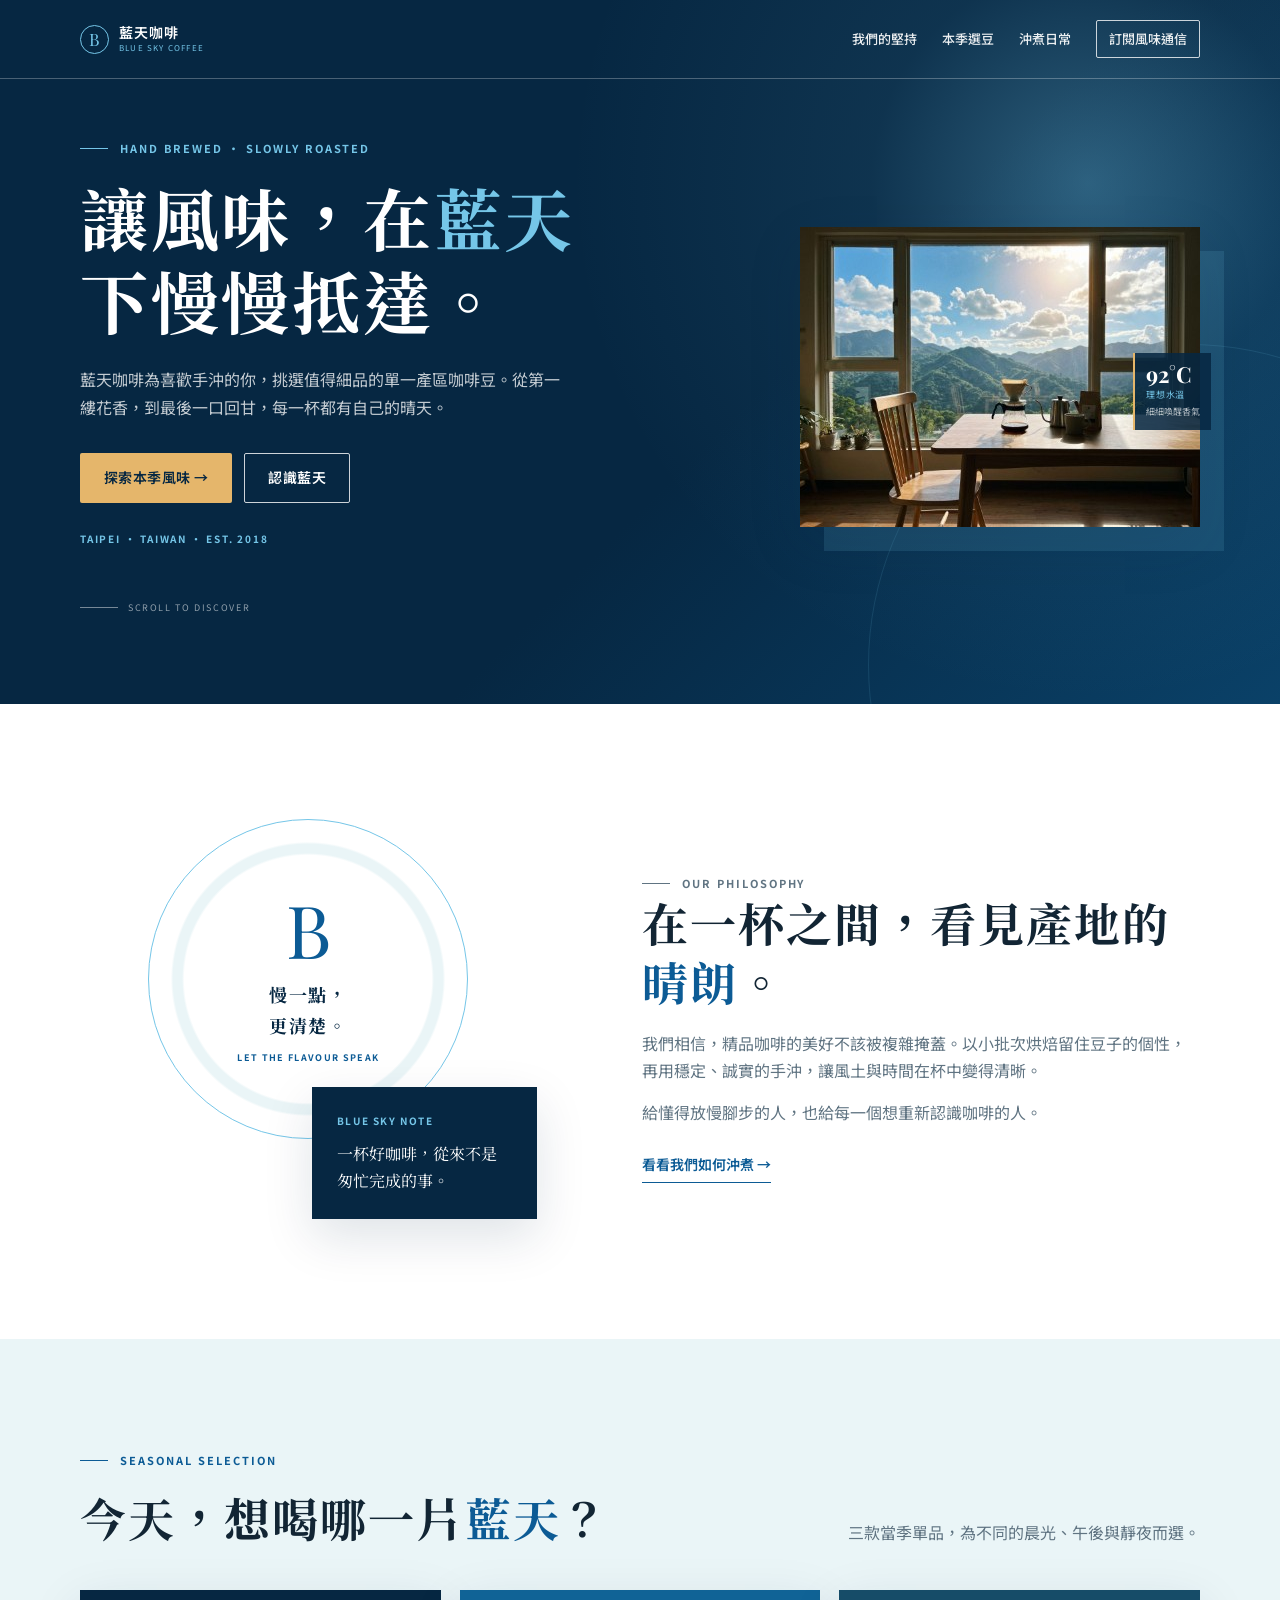
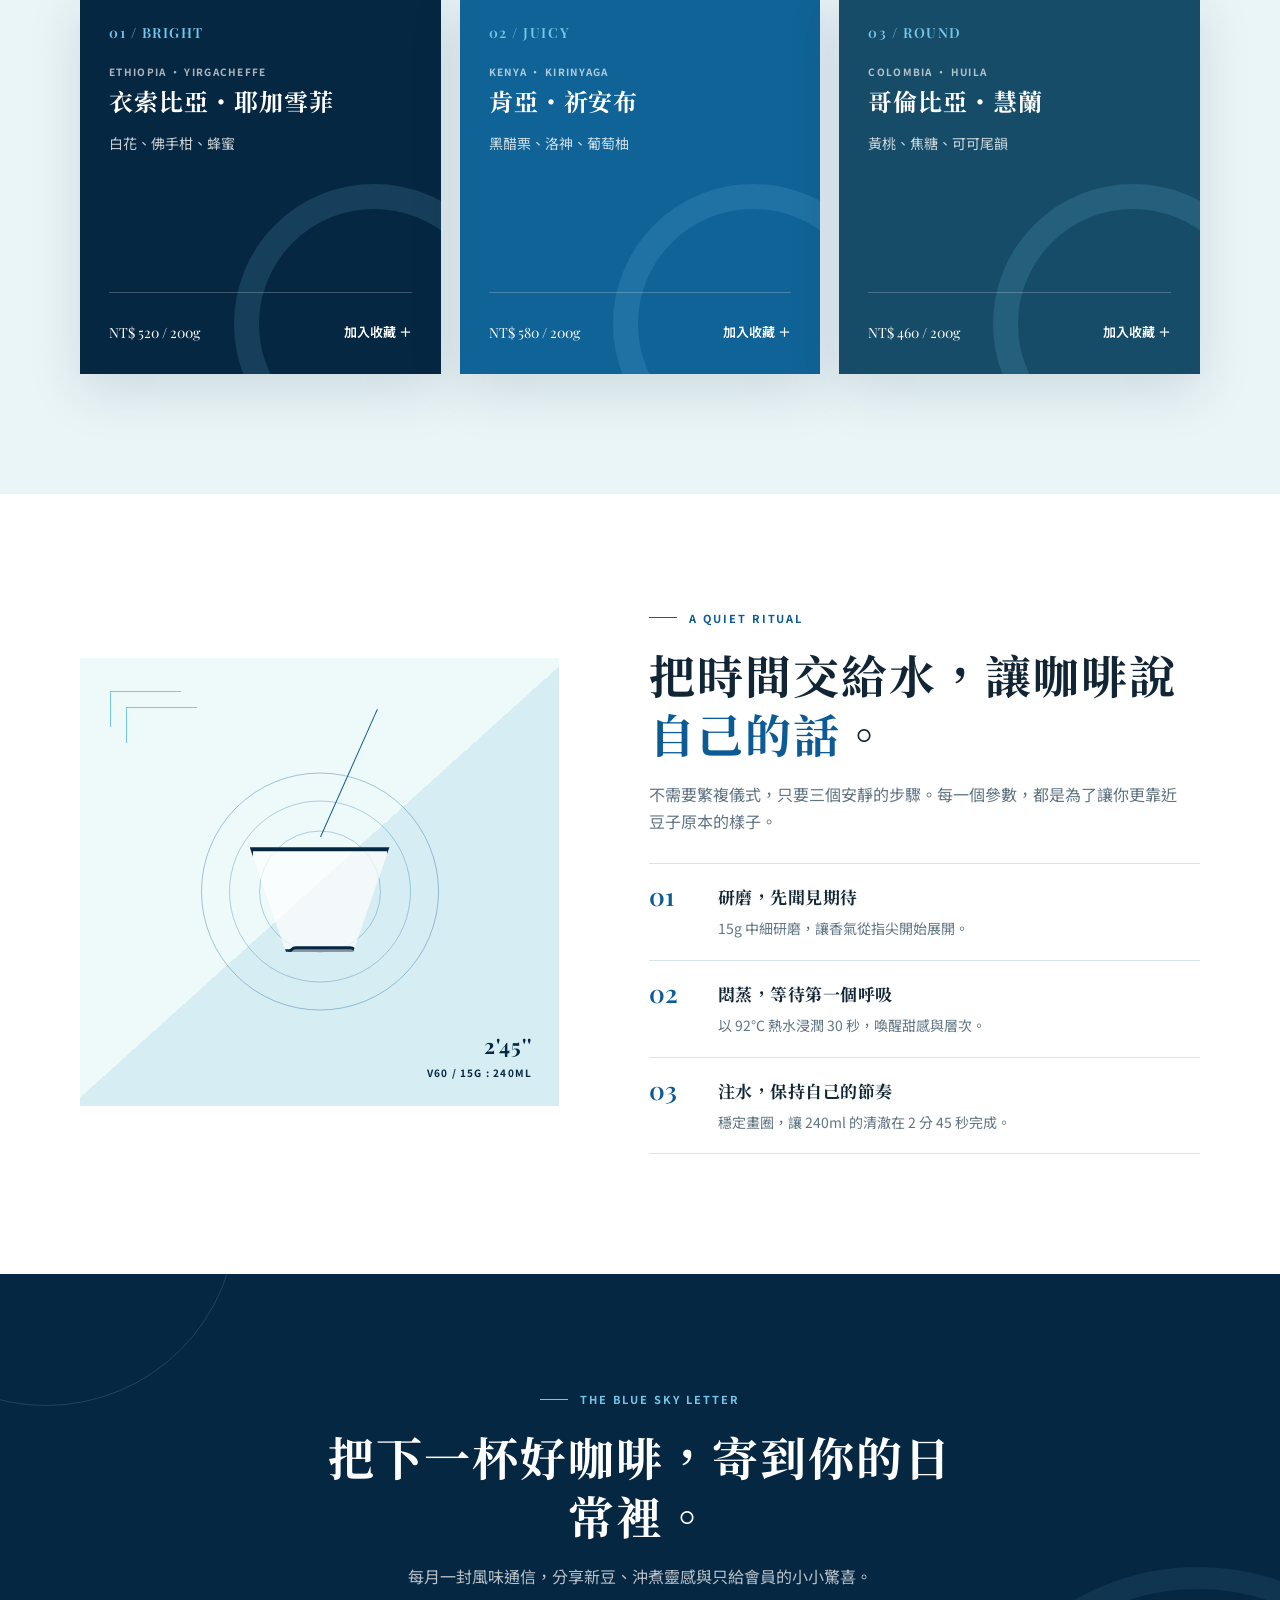
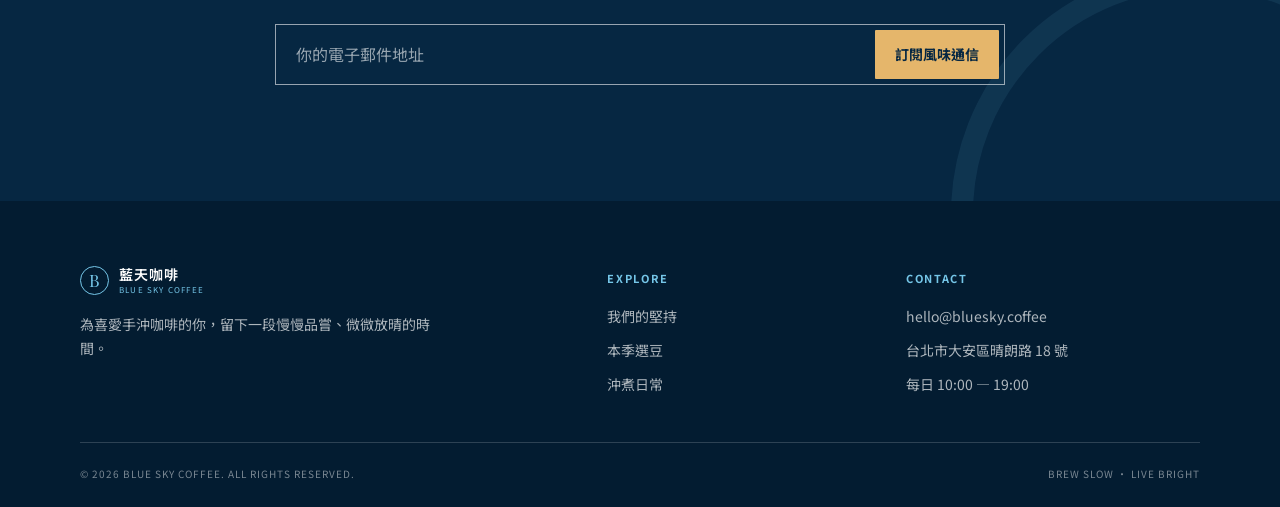
<file: onepage1/index.html>
<!DOCTYPE html>
<html lang="zh-Hant">
<head>
  <meta charset="UTF-8">
  <meta name="viewport" content="width=device-width, initial-scale=1.0">
  <meta name="description" content="藍天咖啡，為手沖咖啡愛好者挑選當季精品咖啡豆，讓每一杯都清澈、明亮、值得細品。">
  <title>藍天咖啡｜讓風味，慢慢抵達</title>
  <link rel="preconnect" href="https://fonts.googleapis.com">
  <link rel="preconnect" href="https://fonts.gstatic.com" crossorigin>
  <link href="https://fonts.googleapis.com/css2?family=Noto+Sans+TC:wght@400;500;600;700&family=Noto+Serif+TC:wght@500;600;700;900&family=Playfair+Display:ital,wght@0,600;0,700;1,600&display=swap" rel="stylesheet">
  <style>
    :root {
      --navy: #062742;
      --blue: #0c5b95;
      --sky: #75c6e8;
      --mist: #eaf5f7;
      --cream: #fbfaf6;
      --ink: #122534;
      --muted: #607482;
      --line: #d7e4e8;
      --sand: #e5b66b;
      --shadow: 0 18px 50px rgba(6, 39, 66, .13);
    }

    * { box-sizing: border-box; }
    html { scroll-behavior: smooth; }
    body {
      margin: 0;
      background: var(--cream);
      color: var(--ink);
      font-family: "Noto Sans TC", sans-serif;
      font-size: 16px;
      line-height: 1.7;
    }
    a { color: inherit; text-decoration: none; }
    button, input { font: inherit; }
    button { cursor: pointer; }
    :focus-visible { outline: 3px solid var(--sky); outline-offset: 4px; }

    .wrap { width: min(1120px, calc(100% - 48px)); margin-inline: auto; }
    .eyebrow {
      display: flex;
      align-items: center;
      gap: 12px;
      margin: 0 0 18px;
      color: var(--blue);
      font-size: 11px;
      font-weight: 700;
      letter-spacing: .18em;
    }
    .eyebrow::before { width: 28px; height: 1px; background: currentColor; content: ""; }
    .section-title {
      margin: 0;
      font-family: "Noto Serif TC", serif;
      font-size: clamp(30px, 4vw, 46px);
      font-weight: 700;
      letter-spacing: .045em;
      line-height: 1.28;
    }
    .accent { color: var(--blue); }
    .section-copy { margin: 18px 0 0; color: var(--muted); }
    .button {
      display: inline-flex;
      align-items: center;
      justify-content: center;
      min-height: 50px;
      padding: 11px 23px;
      border: 1px solid transparent;
      border-radius: 2px;
      font-size: 14px;
      font-weight: 600;
      letter-spacing: .03em;
      transition: background-color .25s ease, color .25s ease, border-color .25s ease, transform .25s ease;
    }
    .button:hover { transform: translateY(-2px); }
    .button-primary { background: var(--sand); color: var(--navy); }
    .button-primary:hover { background: #f0ca84; }
    .button-outline { border-color: rgba(255,255,255,.8); color: #fff; }
    .button-outline:hover { background: #fff; color: var(--navy); }

    /* Header */
    .site-header {
      position: absolute;
      z-index: 10;
      top: 0;
      left: 0;
      width: 100%;
      border-bottom: 1px solid rgba(255,255,255,.27);
    }
    .navbar {
      display: flex;
      align-items: center;
      justify-content: space-between;
      min-height: 78px;
      gap: 24px;
    }
    .brand { display: inline-flex; align-items: center; gap: 10px; color: #fff; }
    .brand-mark {
      display: grid;
      width: 29px;
      height: 29px;
      place-items: center;
      border: 1px solid var(--sky);
      border-radius: 50%;
      color: var(--sky);
      font-family: "Playfair Display", serif;
      font-size: 17px;
      line-height: 1;
    }
    .brand-copy { display: grid; line-height: 1.1; }
    .brand-copy strong { font-size: 14px; font-weight: 600; letter-spacing: .08em; }
    .brand-copy small { margin-top: 4px; color: var(--sky); font-size: 8px; letter-spacing: .15em; }
    .nav-links { display: flex; align-items: center; gap: 25px; }
    .nav-links a { position: relative; color: rgba(255,255,255,.92); font-size: 13px; font-weight: 500; white-space: nowrap; }
    .nav-links a:not(.nav-cta)::after {
      position: absolute;
      right: 0;
      bottom: -7px;
      width: 0;
      height: 1px;
      background: var(--sky);
      content: "";
      transition: width .25s ease;
    }
    .nav-links a:not(.nav-cta):hover::after { width: 100%; }
    .nav-links .nav-cta { padding: 7px 12px; border: 1px solid rgba(255,255,255,.78); border-radius: 2px; }
    .nav-links .nav-cta:hover { background: #fff; color: var(--navy); }
    .menu-toggle { display: none; padding: 4px; border: 0; background: transparent; color: #fff; font-size: 24px; line-height: 1; }

    /* Hero */
    .hero {
      position: relative;
      display: flex;
      min-height: 704px;
      overflow: hidden;
      align-items: stretch;
      background:
        radial-gradient(circle at 85% 26%, rgba(117,198,232,.35) 0, rgba(117,198,232,.08) 18%, transparent 43%),
        linear-gradient(135deg, #062742 0%, #062742 58%, #0a4168 100%);
      color: #fff;
    }
    .hero::after {
      position: absolute;
      z-index: 0;
      right: -18vw;
      bottom: -22vw;
      width: 50vw;
      height: 50vw;
      border: 1px solid rgba(117,198,232,.13);
      border-radius: 50%;
      content: "";
    }
    .hero-grid {
      position: relative;
      z-index: 1;
      display: grid;
      grid-template-columns: 1.02fr .98fr;
      gap: 45px;
      align-items: center;
      padding-top: 122px;
      padding-bottom: 72px;
    }
    .hero-content { max-width: 560px; }
    .hero .eyebrow { color: var(--sky); }
    .hero-title {
      max-width: 540px;
      margin: 0;
      font-family: "Noto Serif TC", serif;
      font-size: clamp(42px, 5.5vw, 68px);
      font-weight: 700;
      letter-spacing: .04em;
      line-height: 1.22;
    }
    .hero-title .sky-word { color: var(--sky); }
    .hero-lede { max-width: 490px; margin: 25px 0 0; color: rgba(255,255,255,.76); }
    .hero-actions { display: flex; flex-wrap: wrap; gap: 12px; margin-top: 32px; }
    .hero-meta { margin: 27px 0 0; color: var(--sky); font-size: 10px; font-weight: 700; letter-spacing: .18em; }
    .scroll-note { display: flex; align-items: center; gap: 10px; margin: 53px 0 0; color: rgba(255,255,255,.55); font-size: 9px; letter-spacing: .18em; }
    .scroll-note::before { width: 38px; height: 1px; background: rgba(255,255,255,.45); content: ""; }

    /* Hero Art (Images hero.jpg per onepage1 spec) */
    .hero-art {
      position: relative;
      width: min(100%, 400px);
      height: 300px;
      min-height: 0;
      margin-left: auto;
      overflow: visible;
    }
    .hero-photo {
      display: block;
      width: 400px;
      max-width: 100%;
      height: 300px;
      object-fit: cover;
      box-shadow: 24px 24px 0 rgba(117,198,232,.13), var(--shadow);
    }
    .art-label {
      position: absolute;
      z-index: 3;
      right: -11px;
      top: 42%;
      display: grid;
      gap: 2px;
      padding: 10px 11px;
      border-left: 2px solid var(--sand);
      background: rgba(6,39,66,.86);
      color: #fff;
    }
    .art-label strong { font-family: "Playfair Display", serif; font-size: 22px; line-height: 1; }
    .art-label span { color: var(--sky); font-size: 9px; letter-spacing: .09em; }
    .art-label small { color: rgba(255,255,255,.72); font-size: 9px; }

    /* Story */
    .story { padding: 115px 0 120px; background: #fff; }
    .story-grid { display: grid; grid-template-columns: .9fr 1.1fr; gap: clamp(45px, 9vw, 105px); align-items: center; }
    .story-visual { position: relative; min-height: 400px; }
    .story-seal {
      display: grid;
      width: 320px;
      height: 320px;
      place-content: center;
      margin: 0 auto;
      border: 1px solid var(--sky);
      border-radius: 50%;
      background: radial-gradient(circle, #fff 0 55%, #eaf5f7 56% 60%, #fff 61%);
      color: var(--navy);
      text-align: center;
    }
    .story-seal::before { display: block; margin-bottom: 14px; color: var(--blue); content: "B"; font-family: "Playfair Display", serif; font-size: 73px; line-height: 1; }
    .story-seal strong { font-family: "Noto Serif TC", serif; font-size: 18px; letter-spacing: .09em; }
    .story-seal span { margin-top: 10px; color: var(--blue); font-size: 9px; font-weight: 700; letter-spacing: .15em; }
    .note-card { position: absolute; right: 0; bottom: 0; width: min(225px, 57%); padding: 25px; background: var(--navy); color: #fff; box-shadow: var(--shadow); }
    .note-card p:first-child { margin: 0; color: var(--sky); font-size: 10px; font-weight: 700; letter-spacing: .16em; }
    .note-card p:last-child { margin: 12px 0 0; font-family: "Noto Serif TC", serif; font-size: 16px; line-height: 1.65; }
    .story-content p { margin: 19px 0 0; color: var(--muted); }
    .story-content p + p { margin-top: 15px; }
    .underlined-link { display: inline-flex; margin-top: 27px; padding-bottom: 5px; border-bottom: 1px solid var(--blue); color: var(--blue); font-size: 14px; font-weight: 600; transition: gap .2s ease; }
    .underlined-link:hover { gap: 8px; }

    /* Coffee */
    .coffee { padding: 112px 0 120px; background: var(--mist); }
    .coffee-heading { display: flex; align-items: end; justify-content: space-between; gap: 32px; margin-bottom: 43px; }
    .coffee-heading .section-copy { max-width: 365px; }
    .coffee-grid { display: grid; grid-template-columns: repeat(3, 1fr); gap: 19px; }
    .coffee-card {
      position: relative;
      display: flex;
      min-height: 384px;
      overflow: hidden;
      flex-direction: column;
      padding: 31px 29px 25px;
      background: var(--navy);
      color: #fff;
      box-shadow: var(--shadow);
    }
    .coffee-card:nth-child(2) { background: #106396; }
    .coffee-card:nth-child(3) { background: #164c68; }
    .coffee-card::after { position: absolute; right: -73px; bottom: -90px; width: 230px; height: 230px; border: 25px solid rgba(117,198,232,.15); border-radius: 50%; content: ""; }
    .coffee-card > * { position: relative; z-index: 1; }
    .bean-no { margin: 0; color: var(--sky); font-family: "Playfair Display", serif; font-size: 14px; font-weight: 600; letter-spacing: .11em; }
    .origin { margin: 19px 0 5px; color: rgba(255,255,255,.67); font-size: 10px; font-weight: 700; letter-spacing: .13em; }
    .bean-name { margin: 0; font-family: "Noto Serif TC", serif; font-size: 24px; font-weight: 700; letter-spacing: .04em; line-height: 1.35; }
    .flavour { margin: 14px 0 0; color: rgba(255,255,255,.79); font-size: 14px; }
    .coffee-bottom { display: flex; align-items: center; justify-content: space-between; gap: 13px; margin-top: auto; padding-top: 23px; border-top: 1px solid rgba(255,255,255,.22); }
    .price { font-family: "Playfair Display", serif; font-size: 14px; white-space: nowrap; }
    .save-button { padding: 5px 0; border: 0; background: transparent; color: #fff; font-size: 13px; font-weight: 600; white-space: nowrap; transition: color .2s ease; }
    .save-button:hover { color: var(--sand); }

    /* Brew */
    .brew { padding: 115px 0 120px; background: #fff; }
    .brew-grid { display: grid; grid-template-columns: .93fr 1.07fr; gap: clamp(44px, 7vw, 90px); align-items: center; }
    .brew-art { position: relative; min-height: 448px; overflow: hidden; background: linear-gradient(138deg, #eef9fa 0 50%, #d6edf3 50% 100%); }
    .brew-art::before { position: absolute; top: 33px; left: 30px; width: 70px; height: 35px; border-top: 1px solid var(--sky); border-left: 1px solid var(--sky); content: ""; }
    .brew-art::after { position: absolute; top: 49px; left: 46px; width: 70px; height: 35px; border-top: 1px solid var(--sky); border-left: 1px solid var(--sky); content: ""; }
    .pour-rings { position: absolute; top: 50%; left: 50%; width: 238px; height: 238px; border: 1px solid rgba(12,91,149,.35); border-radius: 50%; transform: translate(-50%,-46%); }
    .pour-rings::before, .pour-rings::after { position: absolute; border: 1px solid rgba(12,91,149,.28); border-radius: 50%; content: ""; }
    .pour-rings::before { inset: 27px; }
    .pour-rings::after { inset: 57px; }
    .pour-line { position: absolute; top: 39px; left: 50%; width: 1px; height: 140px; background: var(--blue); transform: rotate(24deg); transform-origin: bottom; }
    .v60 { position: absolute; top: 50%; left: 50%; width: 140px; height: 105px; border: 3px solid var(--navy); border-top-width: 4px; background: rgba(255,255,255,.7); clip-path: polygon(0 0, 100% 0, 74% 100%, 26% 100%); transform: translate(-50%,-33%); }
    .v60::after { position: absolute; bottom: -61px; left: 35px; width: 64px; height: 58px; border: 3px solid var(--navy); border-radius: 8px 8px 19px 19px; background: linear-gradient(to top, #6c3924 0 31%, rgba(255,255,255,.5) 32%); content: ""; }
    .brew-caption { position: absolute; right: 27px; bottom: 25px; display: grid; color: var(--navy); text-align: right; }
    .brew-caption strong { font-family: "Playfair Display", serif; font-size: 21px; letter-spacing: .05em; }
    .brew-caption span { font-size: 10px; font-weight: 700; letter-spacing: .12em; }
    .brew-content .section-copy { max-width: 530px; }
    .brew-steps { margin-top: 28px; border-top: 1px solid var(--line); }
    .brew-step { display: grid; grid-template-columns: 55px 1fr; gap: 14px; padding: 19px 0; border-bottom: 1px solid var(--line); }
    .step-no { color: var(--blue); font-family: "Playfair Display", serif; font-size: 25px; font-weight: 600; line-height: 1; }
    .brew-step h3 { margin: 0; font-family: "Noto Serif TC", serif; font-size: 17px; letter-spacing: .03em; }
    .brew-step p { margin: 5px 0 0; color: var(--muted); font-size: 14px; }

    /* Visit / Subscribe */
    .visit { position: relative; overflow: hidden; padding: 116px 0; background: var(--navy); color: #fff; text-align: center; }
    .visit::before, .visit::after { position: absolute; width: 380px; height: 380px; border: 1px solid rgba(117,198,232,.19); border-radius: 50%; content: ""; }
    .visit::before { top: -250px; left: -145px; }
    .visit::after { right: -165px; bottom: -260px; width: 450px; height: 450px; border-width: 22px; opacity: .45; }
    .visit .wrap { position: relative; z-index: 1; max-width: 730px; }
    .visit .eyebrow { justify-content: center; color: var(--sky); }
    .visit .section-title { max-width: 670px; margin-inline: auto; }
    .visit .section-copy { max-width: 535px; margin-inline: auto; color: rgba(255,255,255,.72); }
    .subscribe-form { display: flex; margin: 34px auto 0; padding: 5px; border: 1px solid rgba(255,255,255,.58); }
    .subscribe-form input { min-width: 0; flex: 1; padding: 11px 15px; border: 0; outline: 0; background: transparent; color: #fff; }
    .subscribe-form input::placeholder { color: rgba(255,255,255,.58); }
    .subscribe-form button { min-height: 48px; padding: 10px 20px; border: 0; border-radius: 1px; background: var(--sand); color: var(--navy); font-size: 14px; font-weight: 700; transition: background .2s ease; }
    .subscribe-form button:hover { background: #f1ca83; }

    /* Footer */
    .site-footer { padding: 65px 0 25px; background: #031c31; color: rgba(255,255,255,.68); }
    .footer-grid { display: grid; grid-template-columns: 1.45fr .75fr .9fr; gap: 54px; padding-bottom: 46px; }
    .footer-brand .brand { margin-bottom: 18px; }
    .footer-brand p { max-width: 355px; margin: 0; font-size: 14px; }
    .footer-heading { margin: 3px 0 17px; color: var(--sky); font-size: 11px; font-weight: 700; letter-spacing: .15em; }
    .footer-links, .footer-contact { display: grid; gap: 10px; font-size: 14px; }
    .footer-links a:hover, .footer-contact a:hover { color: #fff; }
    .footer-bottom { display: flex; justify-content: space-between; gap: 18px; padding-top: 22px; border-top: 1px solid rgba(255,255,255,.17); color: rgba(255,255,255,.47); font-size: 10px; letter-spacing: .1em; }

    /* Toast */
    .toast {
      position: fixed;
      z-index: 20;
      right: 22px;
      bottom: 22px;
      max-width: min(360px, calc(100% - 44px));
      padding: 13px 18px;
      border-left: 3px solid var(--sand);
      background: var(--navy);
      box-shadow: var(--shadow);
      color: #fff;
      font-size: 14px;
      opacity: 0;
      pointer-events: none;
      transform: translateY(12px);
      transition: opacity .22s ease, transform .22s ease;
    }
    .toast.show { opacity: 1; transform: translateY(0); }

    /* Scroll Reveal */
    .reveal { opacity: 0; transform: translateY(18px); transition: opacity .65s ease, transform .65s ease; }
    .reveal.visible { opacity: 1; transform: translateY(0); }

    /* Responsive */
    @media (max-width: 820px) {
      .navbar { position: relative; }
      .menu-toggle { display: block; }
      .nav-links {
        position: absolute;
        top: 100%;
        right: -24px;
        left: -24px;
        display: grid;
        max-height: 0;
        overflow: hidden;
        gap: 0;
        background: #05233c;
        transition: max-height .32s ease;
      }
      .nav-links.open { max-height: 300px; }
      .nav-links a { padding: 12px 24px; border-top: 1px solid rgba(255,255,255,.1); }
      .nav-links .nav-cta { margin: 8px 24px 16px; padding: 9px 12px; text-align: center; }
      .hero { min-height: 710px; }
      .hero-grid { grid-template-columns: 1fr; gap: 17px; padding-top: 112px; }
      .hero-content { max-width: 640px; }
      .scroll-note { margin-top: 29px; }
      .hero-art { width: min(100%, 330px); height: 248px; min-height: 0; max-height: none; margin: 0 auto; }
      .hero-photo { width: 100%; height: 100%; }
      .coffee-grid { grid-template-columns: repeat(2, 1fr); }
      .coffee-card:nth-child(3) { grid-column: span 2; }
      .story-grid, .brew-grid { grid-template-columns: 1fr; }
      .story-visual { max-width: 520px; width: 100%; margin: auto; }
      .brew-art { max-width: 540px; width: 100%; margin: auto; }
      .footer-grid { grid-template-columns: 1fr 1fr; }
      .footer-brand { grid-column: 1 / -1; }
    }

    @media (max-width: 560px) {
      .wrap { width: calc(100% - 34px); }
      .navbar { min-height: 70px; }
      .brand-copy strong { font-size: 13px; }
      .hero { min-height: 680px; }
      .hero-grid { padding-top: 98px; padding-bottom: 34px; }
      .hero-title { font-size: 40px; }
      .hero-lede { margin-top: 16px; font-size: 14px; line-height: 1.7; }
      .hero-actions { margin-top: 23px; }
      .hero-actions .button { flex: 1; padding-inline: 13px; }
      .hero-meta { margin-top: 18px; }
      .hero-art { width: 260px; height: 195px; min-height: 0; max-height: none; margin: 0 auto; }
      .hero-photo { width: 100%; height: 100%; }
      .art-label { display: none; }
      .story, .coffee, .brew, .visit { padding: 76px 0; }
      .story-seal { width: 245px; height: 245px; }
      .story-seal::before { margin-bottom: 8px; font-size: 54px; }
      .story-seal strong { font-size: 15px; }
      .story-visual { min-height: 315px; }
      .note-card { width: 185px; padding: 18px; }
      .note-card p:last-child { font-size: 14px; }
      .coffee-heading { display: block; margin-bottom: 30px; }
      .coffee-heading .section-copy { margin-top: 14px; }
      .coffee-grid { grid-template-columns: 1fr; }
      .coffee-card, .coffee-card:nth-child(3) { min-height: 330px; grid-column: auto; }
      .brew-art { min-height: 310px; }
      .pour-rings { width: 185px; height: 185px; }
      .v60 { transform: translate(-50%,-28%) scale(.82); }
      .subscribe-form { display: grid; gap: 6px; padding: 5px; }
      .subscribe-form input, .subscribe-form button { width: 100%; }
      .footer-grid { grid-template-columns: 1fr; gap: 32px; }
      .footer-brand { grid-column: auto; }
      .footer-bottom { display: grid; gap: 9px; }
    }

    @media (prefers-reduced-motion: reduce) {
      html { scroll-behavior: auto; }
      *, *::before, *::after { transition-duration: .01ms !important; animation-duration: .01ms !important; animation-iteration-count: 1 !important; }
      .reveal { opacity: 1 !important; transform: none !important; }
    }
  </style>
</head>
<body>
  <header class="site-header" id="top">
    <nav class="wrap navbar" aria-label="主要導覽">
      <a class="brand" href="#top" aria-label="回到藍天咖啡首頁">
        <span class="brand-mark" aria-hidden="true">B</span>
        <span class="brand-copy"><strong>藍天咖啡</strong><small>BLUE SKY COFFEE</small></span>
      </a>
      <button class="menu-toggle" type="button" aria-controls="navLinks" aria-expanded="false" aria-label="開啟導覽選單">☰</button>
      <div class="nav-links" id="navLinks">
        <a href="#story">我們的堅持</a>
        <a href="#coffee">本季選豆</a>
        <a href="#brew">沖煮日常</a>
        <a class="nav-cta" href="#visit">訂閱風味通信</a>
      </div>
    </nav>
  </header>

  <main>
    <section class="hero" aria-labelledby="heroTitle">
      <div class="wrap hero-grid">
        <div class="hero-content">
          <p class="eyebrow">HAND BREWED · SLOWLY ROASTED</p>
          <h1 class="hero-title" id="heroTitle">讓風味，在<span class="sky-word">藍天</span>下慢慢抵達。</h1>
          <p class="hero-lede">藍天咖啡為喜歡手沖的你，挑選值得細品的單一產區咖啡豆。從第一縷花香，到最後一口回甘，每一杯都有自己的晴天。</p>
          <div class="hero-actions">
            <a class="button button-primary" href="#coffee">探索本季風味 →</a>
            <a class="button button-outline" href="#story">認識藍天</a>
          </div>
          <p class="hero-meta">TAIPEI · TAIWAN · EST. 2018</p>
          <p class="scroll-note">SCROLL TO DISCOVER</p>
        </div>

        <div class="hero-art" aria-hidden="true">
          <img class="hero-photo" src="images/hero.jpg" width="400" height="300" alt="">
          <span class="art-label"><strong>92°C</strong><span>理想水溫</span><small>細細喚醒香氣</small></span>
        </div>
      </div>
    </section>

    <section class="story" id="story" aria-labelledby="storyTitle">
      <div class="wrap story-grid">
        <div class="story-visual reveal" aria-hidden="true">
          <div class="story-seal"><strong>慢一點，<br>更清楚。</strong><span>LET THE FLAVOUR SPEAK</span></div>
          <div class="note-card"><p>BLUE SKY NOTE</p><p>一杯好咖啡，從來不是匆忙完成的事。</p></div>
        </div>
        <div class="story-content reveal">
          <p class="eyebrow">OUR PHILOSOPHY</p>
          <h2 class="section-title" id="storyTitle">在一杯之間，看見產地的<span class="accent">晴朗</span>。</h2>
          <p>我們相信，精品咖啡的美好不該被複雜掩蓋。以小批次烘焙留住豆子的個性，再用穩定、誠實的手沖，讓風土與時間在杯中變得清晰。</p>
          <p>給懂得放慢腳步的人，也給每一個想重新認識咖啡的人。</p>
          <a class="underlined-link" href="#brew">看看我們如何沖煮 →</a>
        </div>
      </div>
    </section>

    <section class="coffee" id="coffee" aria-labelledby="coffeeTitle">
      <div class="wrap">
        <div class="coffee-heading reveal">
          <div>
            <p class="eyebrow">SEASONAL SELECTION</p>
            <h2 class="section-title" id="coffeeTitle">今天，想喝哪一片<span class="accent">藍天</span>？</h2>
          </div>
          <p class="section-copy">三款當季單品，為不同的晨光、午後與靜夜而選。</p>
        </div>
        <div class="coffee-grid">
          <article class="coffee-card reveal">
            <p class="bean-no">01 / BRIGHT</p>
            <p class="origin">ETHIOPIA · YIRGACHEFFE</p>
            <h3 class="bean-name">衣索比亞・耶加雪菲</h3>
            <p class="flavour">白花、佛手柑、蜂蜜</p>
            <div class="coffee-bottom"><span class="price">NT$ 520 / 200g</span><button class="save-button" type="button" data-coffee="衣索比亞・耶加雪菲">加入收藏 ＋</button></div>
          </article>
          <article class="coffee-card reveal">
            <p class="bean-no">02 / JUICY</p>
            <p class="origin">KENYA · KIRINYAGA</p>
            <h3 class="bean-name">肯亞・祈安布</h3>
            <p class="flavour">黑醋栗、洛神、葡萄柚</p>
            <div class="coffee-bottom"><span class="price">NT$ 580 / 200g</span><button class="save-button" type="button" data-coffee="肯亞・祈安布">加入收藏 ＋</button></div>
          </article>
          <article class="coffee-card reveal">
            <p class="bean-no">03 / ROUND</p>
            <p class="origin">COLOMBIA · HUILA</p>
            <h3 class="bean-name">哥倫比亞・慧蘭</h3>
            <p class="flavour">黃桃、焦糖、可可尾韻</p>
            <div class="coffee-bottom"><span class="price">NT$ 460 / 200g</span><button class="save-button" type="button" data-coffee="哥倫比亞・慧蘭">加入收藏 ＋</button></div>
          </article>
        </div>
      </div>
    </section>

    <section class="brew" id="brew" aria-labelledby="brewTitle">
      <div class="wrap brew-grid">
        <div class="brew-art reveal" aria-hidden="true">
          <span class="pour-rings"></span><span class="pour-line"></span><span class="v60"></span>
          <span class="brew-caption"><strong>2'45''</strong><span>V60 / 15G : 240ML</span></span>
        </div>
        <div class="brew-content reveal">
          <p class="eyebrow">A QUIET RITUAL</p>
          <h2 class="section-title" id="brewTitle">把時間交給水，讓咖啡說<span class="accent">自己的話</span>。</h2>
          <p class="section-copy">不需要繁複儀式，只要三個安靜的步驟。每一個參數，都是為了讓你更靠近豆子原本的樣子。</p>
          <div class="brew-steps">
            <div class="brew-step"><span class="step-no">01</span><div><h3>研磨，先聞見期待</h3><p>15g 中細研磨，讓香氣從指尖開始展開。</p></div></div>
            <div class="brew-step"><span class="step-no">02</span><div><h3>悶蒸，等待第一個呼吸</h3><p>以 92°C 熱水浸潤 30 秒，喚醒甜感與層次。</p></div></div>
            <div class="brew-step"><span class="step-no">03</span><div><h3>注水，保持自己的節奏</h3><p>穩定畫圈，讓 240ml 的清澈在 2 分 45 秒完成。</p></div></div>
          </div>
        </div>
      </div>
    </section>

    <section class="visit" id="visit" aria-labelledby="visitTitle">
      <div class="wrap reveal">
        <p class="eyebrow">THE BLUE SKY LETTER</p>
        <h2 class="section-title" id="visitTitle">把下一杯好咖啡，寄到你的日常裡。</h2>
        <p class="section-copy">每月一封風味通信，分享新豆、沖煮靈感與只給會員的小小驚喜。</p>
        <form class="subscribe-form" id="subscribeForm">
          <input type="email" aria-label="電子郵件地址" placeholder="你的電子郵件地址" required>
          <button type="submit">訂閱風味通信</button>
        </form>
      </div>
    </section>
  </main>

  <footer class="site-footer">
    <div class="wrap footer-grid">
      <div class="footer-brand">
        <a class="brand" href="#top" aria-label="回到藍天咖啡首頁"><span class="brand-mark" aria-hidden="true">B</span><span class="brand-copy"><strong>藍天咖啡</strong><small>BLUE SKY COFFEE</small></span></a>
        <p>為喜愛手沖咖啡的你，留下一段慢慢品嘗、微微放晴的時間。</p>
      </div>
      <div>
        <p class="footer-heading">EXPLORE</p>
        <div class="footer-links"><a href="#story">我們的堅持</a><a href="#coffee">本季選豆</a><a href="#brew">沖煮日常</a></div>
      </div>
      <div>
        <p class="footer-heading">CONTACT</p>
        <div class="footer-contact"><a href="mailto:hello@bluesky.coffee">hello@bluesky.coffee</a><span>台北市大安區晴朗路 18 號</span><span>每日 10:00 — 19:00</span></div>
      </div>
    </div>
    <div class="wrap footer-bottom"><span>© 2026 BLUE SKY COFFEE. ALL RIGHTS RESERVED.</span><span>BREW SLOW · LIVE BRIGHT</span></div>
  </footer>

  <div class="toast" id="toast" role="status" aria-live="polite"></div>

  <script>
    const menuToggle = document.querySelector('.menu-toggle');
    const navLinks = document.querySelector('.nav-links');
    const toast = document.querySelector('#toast');
    let toastTimer;

    function closeMenu() {
      navLinks.classList.remove('open');
      menuToggle.setAttribute('aria-expanded', 'false');
      menuToggle.setAttribute('aria-label', '開啟導覽選單');
      menuToggle.textContent = '☰';
    }

    menuToggle.addEventListener('click', () => {
      const isOpen = navLinks.classList.toggle('open');
      menuToggle.setAttribute('aria-expanded', String(isOpen));
      menuToggle.setAttribute('aria-label', isOpen ? '關閉導覽選單' : '開啟導覽選單');
      menuToggle.textContent = isOpen ? '×' : '☰';
    });

    navLinks.querySelectorAll('a').forEach(link => link.addEventListener('click', closeMenu));

    function showToast(message) {
      window.clearTimeout(toastTimer);
      toast.textContent = message;
      toast.classList.add('show');
      toastTimer = window.setTimeout(() => toast.classList.remove('show'), 2600);
    }

    document.querySelectorAll('[data-coffee]').forEach(button => {
      button.addEventListener('click', () => showToast(`已將「${button.dataset.coffee}」加入你的收藏。`));
    });

    document.querySelector('#subscribeForm').addEventListener('submit', event => {
      event.preventDefault();
      const form = event.currentTarget;
      if (!form.checkValidity()) return;
      form.reset();
      showToast('謝謝訂閱，下一封晴朗的風味通信即將寄出。');
    });

    const reduceMotion = window.matchMedia('(prefers-reduced-motion: reduce)').matches;
    const revealItems = document.querySelectorAll('.reveal');
    if (reduceMotion || !('IntersectionObserver' in window)) {
      revealItems.forEach(item => item.classList.add('visible'));
    } else {
      const observer = new IntersectionObserver(entries => {
        entries.forEach(entry => {
          if (entry.isIntersecting) {
            entry.target.classList.add('visible');
            observer.unobserve(entry.target);
          }
        });
      }, { threshold: .12 });
      revealItems.forEach(item => observer.observe(item));
    }
  </script>
</body>
</html>
</file>
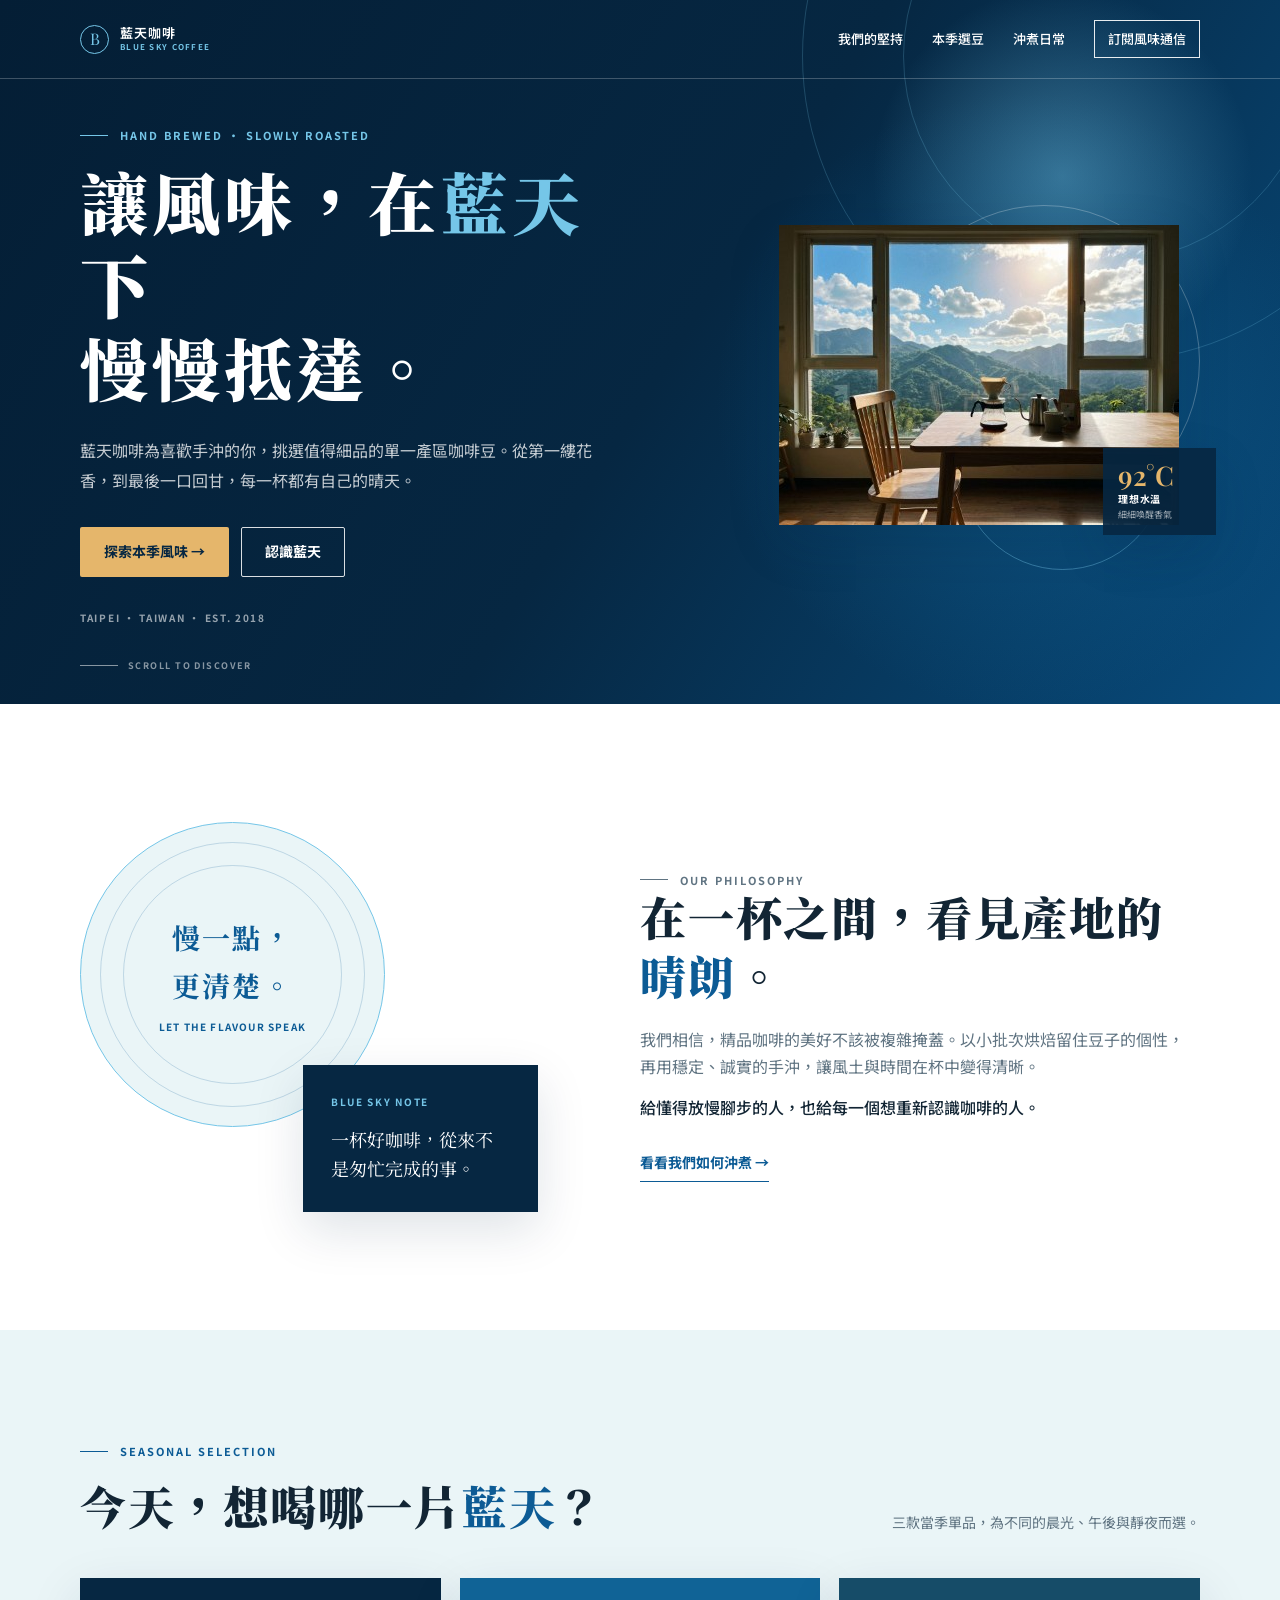
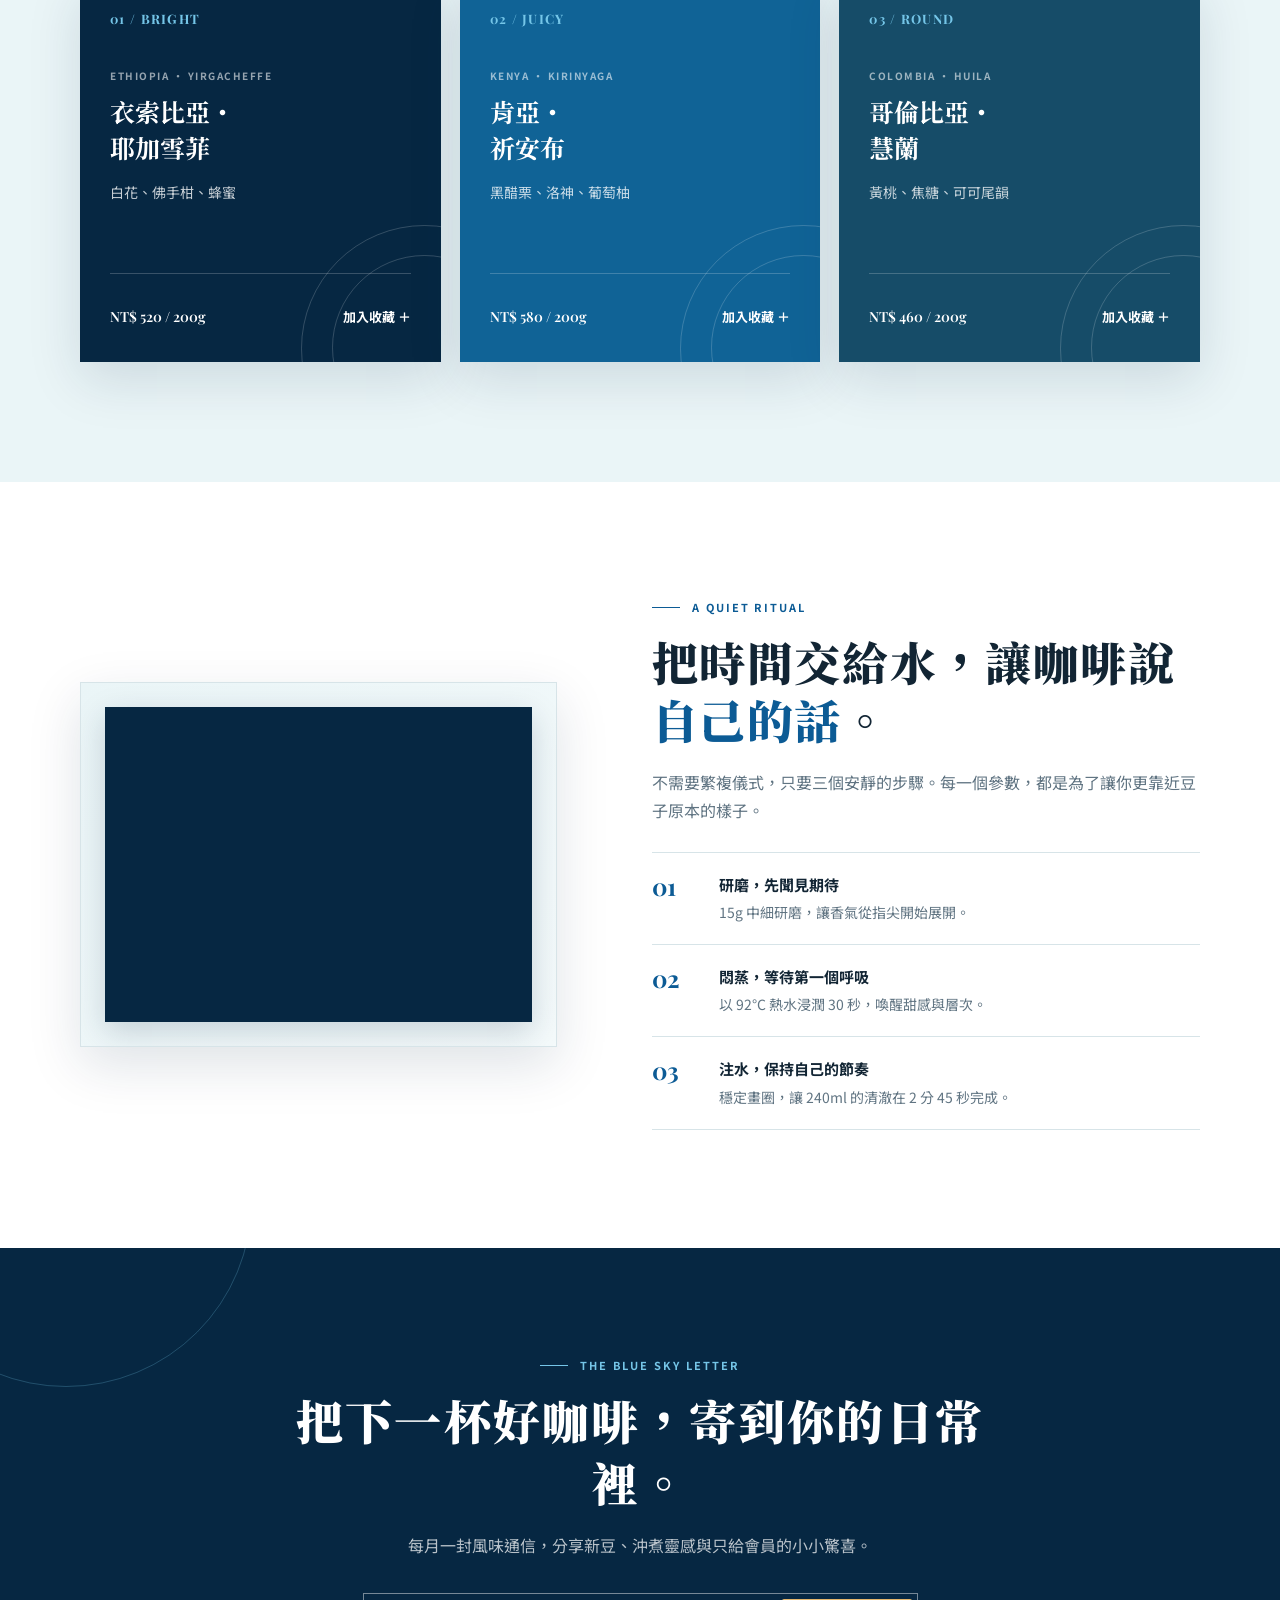
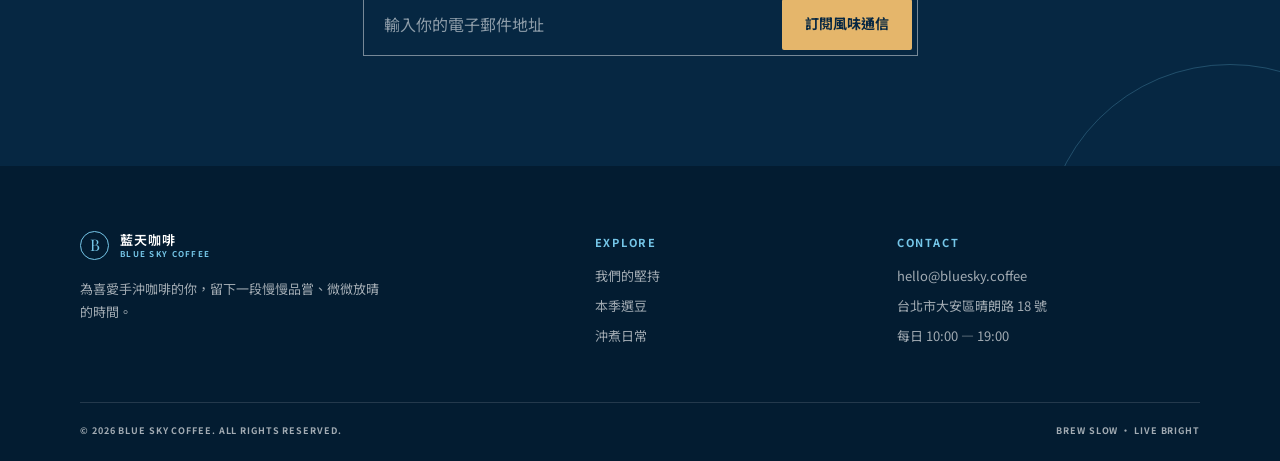
<file: onepage2/index.html>
<!DOCTYPE html>
<html lang="zh-Hant">
<head>
  <meta charset="UTF-8">
  <meta name="viewport" content="width=device-width, initial-scale=1.0">
  <meta name="description" content="藍天咖啡，為手沖咖啡愛好者挑選當季精品咖啡豆，讓每一杯都清澈、明亮、值得細品。">
  <title>藍天咖啡｜讓風味，慢慢抵達</title>
  <link rel="preconnect" href="https://fonts.googleapis.com">
  <link rel="preconnect" href="https://fonts.gstatic.com" crossorigin>
  <link href="https://fonts.googleapis.com/css2?family=Noto+Sans+TC:wght@400;500;600;700&family=Noto+Serif+TC:wght@600;700;900&family=Playfair+Display:wght@600;700&display=swap" rel="stylesheet">
  <style>
    :root {
      --navy: #062742;
      --blue: #0c5b95;
      --sky: #75c6e8;
      --mist: #eaf5f7;
      --cream: #fbfaf6;
      --ink: #122534;
      --muted: #607482;
      --line: #d7e4e8;
      --sand: #e5b66b;
      --shadow: 0 18px 50px rgba(6, 39, 66, .13);
    }

    * { box-sizing: border-box; }
    html { scroll-behavior: smooth; }
    body {
      margin: 0;
      color: var(--ink);
      background: var(--cream);
      font-family: "Noto Sans TC", sans-serif;
      font-size: 16px;
      line-height: 1.7;
      -webkit-font-smoothing: antialiased;
    }
    a { color: inherit; text-decoration: none; }
    button, input { font: inherit; }
    button { cursor: pointer; }
    img { display: block; max-width: 100%; }
    :focus-visible { outline: 3px solid var(--sky); outline-offset: 4px; }

    .wrap { width: min(1120px, calc(100% - 48px)); margin: 0 auto; }
    .eyebrow {
      display: flex;
      align-items: center;
      gap: 12px;
      margin: 0 0 17px;
      color: var(--blue);
      font-size: 11px;
      font-weight: 700;
      letter-spacing: .18em;
      line-height: 1.35;
    }
    .eyebrow::before { width: 28px; height: 1px; background: currentColor; content: ""; }
    .section-title {
      margin: 0;
      font-family: "Noto Serif TC", serif;
      font-size: clamp(30px, 4vw, 46px);
      font-weight: 900;
      letter-spacing: .035em;
      line-height: 1.28;
    }
    .blue-word { color: var(--blue); }
    .section-copy { margin: 20px 0 0; color: var(--muted); }
    .text-link {
      display: inline-block;
      margin-top: 29px;
      padding-bottom: 7px;
      border-bottom: 1px solid var(--blue);
      color: var(--blue);
      font-size: 14px;
      font-weight: 700;
      transition: color .2s ease, letter-spacing .2s ease;
    }
    .text-link:hover { color: var(--navy); letter-spacing: .04em; }

    /* Header */
    .site-header {
      position: absolute;
      z-index: 10;
      top: 0;
      left: 0;
      width: 100%;
      border-bottom: 1px solid rgba(255,255,255,.23);
      color: #fff;
    }
    .nav-bar {
      display: flex;
      align-items: center;
      justify-content: space-between;
      min-height: 78px;
    }
    .brand { display: inline-flex; align-items: center; gap: 11px; min-width: max-content; }
    .brand-mark {
      display: grid;
      width: 29px;
      height: 29px;
      place-items: center;
      border: 1px solid var(--sky);
      border-radius: 50%;
      color: var(--sky);
      font-family: "Playfair Display", serif;
      font-size: 16px;
      line-height: 1;
    }
    .brand-name { display: grid; gap: 0; font-size: 13px; font-weight: 600; letter-spacing: .08em; line-height: 1.3; }
    .brand-name small { color: var(--sky); font-size: 8px; font-weight: 700; letter-spacing: .16em; }
    .nav-links { display: flex; align-items: center; gap: 29px; list-style: none; margin: 0; padding: 0; }
    .nav-links a { position: relative; display: inline-block; padding: 8px 0; font-size: 13px; font-weight: 500; }
    .nav-links a:not(.nav-cta)::after {
      position: absolute;
      right: 0;
      bottom: 2px;
      width: 0;
      height: 1px;
      background: var(--sky);
      content: "";
      transition: width .25s ease;
    }
    .nav-links a:not(.nav-cta):hover::after { right: auto; left: 0; width: 100%; }
    .nav-links .nav-cta { padding: 7px 13px; border: 1px solid rgba(255,255,255,.9); transition: color .2s ease, background .2s ease; }
    .nav-links .nav-cta:hover { color: var(--navy); background: #fff; }
    .menu-toggle { display: none; border: 0; background: transparent; color: #fff; font-size: 26px; line-height: 1; }

    /* Hero */
    .hero {
      position: relative;
      isolation: isolate;
      display: grid;
      min-height: 704px;
      overflow: hidden;
      color: #fff;
      background:
        radial-gradient(circle at 83% 25%, rgba(117,198,232,.42), transparent 16%),
        radial-gradient(circle at 80% 57%, rgba(16,99,150,.52), transparent 28%),
        linear-gradient(122deg, #041e35 0%, var(--navy) 52%, #084b7c 100%);
    }
    .hero::before, .hero::after { position: absolute; z-index: -1; border: 1px solid rgba(117,198,232,.22); border-radius: 50%; content: ""; }
    .hero::before { width: 610px; height: 610px; top: -250px; right: -134px; }
    .hero::after { width: 410px; height: 410px; top: -150px; right: -35px; }
    .hero-inner { display: grid; grid-template-columns: 1.02fr .98fr; gap: 45px; align-items: center; width: min(1120px, calc(100% - 48px)); margin: 0 auto; padding: 122px 0 72px; }
    .hero .eyebrow { color: var(--sky); }
    .hero-title { max-width: 650px; margin: 0; font-family: "Noto Serif TC", serif; font-size: clamp(42px, 5.5vw, 68px); font-weight: 900; letter-spacing: .06em; line-height: 1.22; }
    .hero-title .sky-text { color: var(--sky); }
    .hero-lede { max-width: 535px; margin: 26px 0 0; color: rgba(255,255,255,.77); font-size: 16px; line-height: 1.9; }
    .hero-actions { display: flex; flex-wrap: wrap; gap: 12px; margin-top: 31px; }
    .button {
      display: inline-flex;
      align-items: center;
      justify-content: center;
      min-height: 50px;
      padding: 12px 23px;
      border: 1px solid transparent;
      border-radius: 2px;
      font-size: 14px;
      font-weight: 700;
      transition: transform .2s ease, box-shadow .2s ease, color .2s ease, background .2s ease;
    }
    .button:hover { transform: translateY(-2px); box-shadow: 0 9px 20px rgba(0,0,0,.15); }
    .button-primary { color: var(--navy); background: var(--sand); }
    .button-secondary { border-color: rgba(255,255,255,.85); color: #fff; background: transparent; }
    .button-secondary:hover { color: var(--navy); background: #fff; }
    .hero-place { margin: 32px 0 0; color: rgba(255,255,255,.58); font-size: 10px; font-weight: 700; letter-spacing: .17em; }
    .scroll-hint { position: absolute; bottom: 31px; left: max(24px, calc((100% - 1120px) / 2)); display: flex; align-items: center; gap: 10px; color: rgba(255,255,255,.52); font-size: 9px; font-weight: 700; letter-spacing: .16em; }
    .scroll-hint::before { width: 38px; height: 1px; background: currentColor; content: ""; }
    .hero-art { position: relative; justify-self: end; width: min(100%, 450px); padding: 21px 21px 25px 0; }
    .hero-art::before { position: absolute; top: 1px; right: 0; width: 310px; height: 310px; border: 1px solid rgba(255,255,255,.26); border-radius: 50%; content: ""; }
    .hero-art::after { position: absolute; right: 34px; bottom: -20px; width: 205px; height: 205px; border: 1px solid rgba(117,198,232,.4); border-radius: 50%; content: ""; }
    .hero-photo { position: relative; z-index: 1; width: 400px; height: 300px; margin-left: auto; object-fit: cover; box-shadow: var(--shadow); }
    .art-note { position: absolute; z-index: 2; right: -16px; bottom: 15px; display: grid; width: 113px; gap: 1px; padding: 14px 15px; color: #fff; background: rgba(6,39,66,.91); box-shadow: var(--shadow); }
    .art-note strong { color: var(--sand); font-family: "Playfair Display", serif; font-size: 27px; font-weight: 600; line-height: 1; }
    .art-note span { font-size: 10px; font-weight: 700; letter-spacing: .08em; }
    .art-note small { color: rgba(255,255,255,.64); font-size: 9px; line-height: 1.45; }

    /* Story */
    .story { padding: 118px 0; background: #fff; }
    .story-grid { display: grid; grid-template-columns: .9fr 1.1fr; gap: clamp(45px, 8vw, 105px); align-items: center; }
    .story-visual { position: relative; min-height: 390px; }
    .story-disc { position: absolute; top: 0; left: 0; display: grid; width: 305px; height: 305px; place-content: center; border: 1px solid var(--sky); border-radius: 50%; color: var(--blue); text-align: center; background: var(--mist); }
    .story-disc::before, .story-disc::after { position: absolute; border: 1px solid rgba(12,91,149,.2); border-radius: 50%; content: ""; }
    .story-disc::before { inset: 19px; }
    .story-disc::after { inset: 42px; }
    .story-disc b { position: relative; z-index: 1; font-family: "Noto Serif TC", serif; font-size: 28px; letter-spacing: .08em; }
    .story-disc span { position: relative; z-index: 1; margin-top: 8px; font-size: 10px; font-weight: 700; letter-spacing: .12em; }
    .story-card { position: absolute; right: 0; bottom: 0; width: 235px; padding: 28px; color: #fff; background: var(--navy); box-shadow: var(--shadow); }
    .story-card .card-label { display: block; color: var(--sky); font-size: 10px; font-weight: 700; letter-spacing: .17em; }
    .story-card p { margin: 15px 0 0; font-family: "Noto Serif TC", serif; font-size: 18px; line-height: 1.65; }
    .story-copy p { max-width: 570px; margin: 21px 0 0; color: var(--muted); }
    .story-copy p + p { margin-top: 14px; color: var(--ink); font-weight: 500; }

    /* Coffee */
    .coffee { padding: 114px 0 120px; background: var(--mist); }
    .section-heading { display: flex; align-items: end; justify-content: space-between; gap: 30px; margin-bottom: 43px; }
    .section-heading .section-copy { max-width: 310px; margin: 0; font-size: 14px; }
    .coffee-grid { display: grid; grid-template-columns: repeat(3, 1fr); gap: 19px; }
    .coffee-card { position: relative; display: flex; flex-direction: column; min-height: 384px; overflow: hidden; padding: 30px; color: #fff; background: var(--navy); box-shadow: var(--shadow); }
    .coffee-card:nth-child(2) { background: #106396; }
    .coffee-card:nth-child(3) { background: #164c68; }
    .coffee-card::before, .coffee-card::after { position: absolute; border: 1px solid rgba(255,255,255,.18); border-radius: 50%; content: ""; }
    .coffee-card::before { width: 245px; height: 245px; right: -107px; bottom: -110px; }
    .coffee-card::after { width: 183px; height: 183px; right: -76px; bottom: -78px; }
    .coffee-card > * { position: relative; z-index: 1; }
    .coffee-number { color: var(--sky); font-family: "Playfair Display", serif; font-size: 13px; font-weight: 700; letter-spacing: .1em; }
    .coffee-origin { margin-top: 37px; color: rgba(255,255,255,.58); font-size: 10px; font-weight: 700; letter-spacing: .15em; }
    .coffee-name { margin: 9px 0 0; font-family: "Noto Serif TC", serif; font-size: 25px; font-weight: 700; line-height: 1.45; }
    .coffee-taste { margin: 16px 0 0; color: rgba(255,255,255,.77); font-size: 14px; }
    .coffee-footer { display: flex; align-items: center; justify-content: space-between; gap: 10px; margin-top: auto; padding-top: 28px; border-top: 1px solid rgba(255,255,255,.2); }
    .coffee-price { font-family: "Playfair Display", serif; font-size: 14px; font-weight: 600; white-space: nowrap; }
    .collect-button { padding: 4px 0; border: 0; color: #fff; background: transparent; font-size: 13px; font-weight: 700; white-space: nowrap; transition: color .2s ease; }
    .collect-button:hover { color: var(--sand); }

    /* Brew */
    .brew { padding: 118px 0; background: #fff; }
    .brew-grid { display: grid; grid-template-columns: .93fr 1.07fr; gap: clamp(45px, 8vw, 95px); align-items: center; }
    .video-frame { position: relative; overflow: hidden; padding: 24px; background: linear-gradient(135deg, var(--mist) 0%, #f4fafb 100%); border: 1px solid var(--line); display: flex; justify-content: center; align-items: center; box-shadow: var(--shadow); }
    .video-frame iframe { position: relative; z-index: 1; display: block; width: 560px; max-width: 100%; height: 315px; border: 0; background: var(--navy); box-shadow: 0 10px 30px rgba(6,39,66,.18); }
    .brew-copy .section-copy { margin-bottom: 28px; }
    .brew-steps { list-style: none; margin: 0; padding: 0; border-top: 1px solid var(--line); }
    .brew-steps li { display: grid; grid-template-columns: 55px 1fr; gap: 12px; padding: 19px 0; border-bottom: 1px solid var(--line); }
    .step-number { color: var(--blue); font-family: "Playfair Display", serif; font-size: 24px; font-weight: 700; line-height: 1.2; }
    .step-content strong { display: block; font-size: 15px; }
    .step-content p { margin: 4px 0 0; color: var(--muted); font-size: 14px; }

    /* Subscribe and footer */
    .visit { position: relative; overflow: hidden; padding: 110px 0; color: #fff; text-align: center; background: var(--navy); }
    .visit::before, .visit::after { position: absolute; width: 370px; height: 370px; border: 1px solid rgba(117,198,232,.25); border-radius: 50%; content: ""; }
    .visit::before { top: -233px; left: -120px; }
    .visit::after { right: -136px; bottom: -270px; }
    .visit-inner { position: relative; z-index: 1; max-width: 700px; margin: 0 auto; }
    .visit .eyebrow { justify-content: center; color: var(--sky); }
    .visit-title { margin: 0; font-family: "Noto Serif TC", serif; font-size: clamp(30px, 4.5vw, 47px); font-weight: 900; letter-spacing: .045em; line-height: 1.3; }
    .visit-copy { max-width: 490px; margin: 20px auto 0; color: rgba(255,255,255,.72); }
    .subscribe-form { display: flex; max-width: 555px; margin: 34px auto 0; padding: 5px; border: 1px solid rgba(255,255,255,.45); }
    .subscribe-form input { min-width: 0; flex: 1; padding: 12px 15px; border: 0; outline: 0; color: #fff; background: transparent; }
    .subscribe-form input::placeholder { color: rgba(255,255,255,.54); }
    .subscribe-form .button { flex: 0 0 auto; min-height: 48px; border: 0; }
    .site-footer { padding: 65px 0 23px; color: rgba(255,255,255,.63); background: #031c31; }
    .footer-grid { display: grid; grid-template-columns: 1.5fr .8fr 1fr; gap: 60px; }
    .footer-brand .brand { color: #fff; }
    .footer-brand p { max-width: 300px; margin: 17px 0 0; font-size: 13px; line-height: 1.8; }
    .footer-title { margin: 2px 0 13px; color: var(--sky); font-size: 11px; font-weight: 700; letter-spacing: .16em; }
    .footer-links { display: grid; gap: 8px; list-style: none; margin: 0; padding: 0; font-size: 13px; }
    .footer-links a:hover { color: #fff; }
    .footer-bottom { display: flex; justify-content: space-between; gap: 20px; margin-top: 55px; padding-top: 20px; border-top: 1px solid rgba(255,255,255,.13); font-size: 9px; font-weight: 700; letter-spacing: .1em; }

    /* Motion */
    .reveal { opacity: 0; transform: translateY(18px); transition: opacity .65s ease, transform .65s ease; }
    .reveal.visible { opacity: 1; transform: none; }
    .toast { position: fixed; z-index: 30; right: 22px; bottom: 22px; max-width: min(360px, calc(100% - 44px)); padding: 14px 18px; border-left: 3px solid var(--sand); color: #fff; background: var(--navy); box-shadow: var(--shadow); opacity: 0; pointer-events: none; transform: translateY(12px); transition: opacity .25s ease, transform .25s ease; }
    .toast.show { opacity: 1; transform: translateY(0); }

    @media (max-width: 820px) {
      .nav-bar { position: relative; }
      .menu-toggle { display: block; }
      .nav-links { position: absolute; top: 78px; left: -24px; right: -24px; display: grid; gap: 0; max-height: 0; overflow: hidden; padding: 0 24px; background: #05233c; transition: max-height .3s ease, padding .3s ease; }
      .nav-links.open { max-height: 300px; padding-top: 11px; padding-bottom: 16px; }
      .nav-links a { display: block; padding: 10px 0; }
      .nav-links .nav-cta { display: inline-block; margin-top: 6px; padding: 8px 12px; }
      .hero { min-height: 710px; }
      .hero-inner { grid-template-columns: 1fr; gap: 18px; padding-top: 118px; }
      .hero-art { width: min(100%, 510px); margin: 0 auto; padding-top: 0; justify-self: center; transform: scale(.72); transform-origin: top center; height: 245px; }
      .scroll-hint { display: none; }
      .story-grid, .brew-grid { grid-template-columns: 1fr; }
      .story-visual { max-width: 450px; width: 100%; margin: 0 auto; }
      .coffee-grid { grid-template-columns: repeat(2, 1fr); }
      .coffee-card:nth-child(3) { grid-column: span 2; }
      .footer-grid { grid-template-columns: 1fr 1fr; gap: 38px; }
      .footer-brand { grid-column: span 2; }
    }

    @media (max-width: 560px) {
      .wrap, .hero-inner { width: calc(100% - 34px); }
      .brand-name { font-size: 12px; }
      .hero { min-height: 680px; }
      .hero-inner { padding-top: 109px; padding-bottom: 37px; }
      .hero-title { font-size: 40px; }
      .hero-lede { margin-top: 19px; font-size: 14px; line-height: 1.85; }
      .hero-actions { margin-top: 24px; }
      .hero-place { margin-top: 22px; }
      .hero-art { height: 203px; transform: scale(.62); }
      .art-note { display: none; }
      .story, .coffee, .brew, .visit { padding-top: 76px; padding-bottom: 76px; }
      .story-visual { min-height: 330px; }
      .story-disc { width: 245px; height: 245px; }
      .story-disc b { font-size: 23px; }
      .story-card { width: 185px; padding: 21px; }
      .story-card p { font-size: 15px; }
      .section-heading { display: block; margin-bottom: 31px; }
      .section-heading .section-copy { margin-top: 15px; }
      .coffee-grid { grid-template-columns: 1fr; }
      .coffee-card, .coffee-card:nth-child(3) { grid-column: auto; min-height: 330px; }
      .video-frame { padding: 12px; min-height: auto; }
      .video-frame iframe { width: 100%; height: auto; aspect-ratio: 16 / 9; }
      .subscribe-form { display: grid; gap: 7px; padding: 0; border: 0; }
      .subscribe-form input { width: 100%; min-height: 51px; border: 1px solid rgba(255,255,255,.45); }
      .subscribe-form .button { width: 100%; }
      .footer-grid { grid-template-columns: 1fr; gap: 31px; }
      .footer-brand { grid-column: auto; }
      .footer-bottom { display: grid; gap: 9px; margin-top: 39px; line-height: 1.6; }
    }

    @media (prefers-reduced-motion: reduce) {
      html { scroll-behavior: auto; }
      *, *::before, *::after { transition-duration: .01ms !important; animation-duration: .01ms !important; animation-iteration-count: 1 !important; }
      .reveal { opacity: 1; transform: none; }
    }
  </style>
</head>
<body>
  <header class="site-header" id="top">
    <nav class="nav-bar wrap" aria-label="主要導覽">
      <a class="brand" href="#top" aria-label="回到藍天咖啡首頁">
        <span class="brand-mark" aria-hidden="true">B</span>
        <span class="brand-name">藍天咖啡 <small>BLUE SKY COFFEE</small></span>
      </a>
      <button class="menu-toggle" type="button" aria-controls="navLinks" aria-expanded="false" aria-label="開啟導覽選單">☰</button>
      <ul class="nav-links" id="navLinks">
        <li><a href="#story">我們的堅持</a></li>
        <li><a href="#coffee">本季選豆</a></li>
        <li><a href="#brew">沖煮日常</a></li>
        <li><a class="nav-cta" href="#visit">訂閱風味通信</a></li>
      </ul>
    </nav>
  </header>

  <main>
    <section class="hero" aria-labelledby="heroTitle">
      <div class="hero-inner">
        <div class="hero-content reveal">
          <p class="eyebrow">HAND BREWED · SLOWLY ROASTED</p>
          <h1 class="hero-title" id="heroTitle">讓風味，在<span class="sky-text">藍天</span>下<br>慢慢抵達。</h1>
          <p class="hero-lede">藍天咖啡為喜歡手沖的你，挑選值得細品的單一產區咖啡豆。從第一縷花香，到最後一口回甘，每一杯都有自己的晴天。</p>
          <div class="hero-actions">
            <a class="button button-primary" href="#coffee">探索本季風味 →</a>
            <a class="button button-secondary" href="#story">認識藍天</a>
          </div>
          <p class="hero-place">TAIPEI · TAIWAN · EST. 2018</p>
        </div>
        <div class="hero-art reveal" aria-label="窗邊手沖咖啡與山景">
          <img class="hero-photo" src="images/hero.jpg" width="400" height="300" alt="窗邊的手沖咖啡與遠方山景">
          <div class="art-note" aria-hidden="true"><strong>92°C</strong><span>理想水溫</span><small>細細喚醒香氣</small></div>
        </div>
      </div>
      <span class="scroll-hint" aria-hidden="true">SCROLL TO DISCOVER</span>
    </section>

    <section class="story" id="story" aria-labelledby="storyTitle">
      <div class="wrap story-grid">
        <div class="story-visual reveal" aria-hidden="true">
          <div class="story-disc"><b>慢一點，<br>更清楚。</b><span>LET THE FLAVOUR SPEAK</span></div>
          <div class="story-card"><span class="card-label">BLUE SKY NOTE</span><p>一杯好咖啡，從來不是匆忙完成的事。</p></div>
        </div>
        <div class="story-copy reveal">
          <p class="eyebrow">OUR PHILOSOPHY</p>
          <h2 class="section-title" id="storyTitle">在一杯之間，看見產地的<span class="blue-word">晴朗</span>。</h2>
          <p>我們相信，精品咖啡的美好不該被複雜掩蓋。以小批次烘焙留住豆子的個性，再用穩定、誠實的手沖，讓風土與時間在杯中變得清晰。</p>
          <p>給懂得放慢腳步的人，也給每一個想重新認識咖啡的人。</p>
          <a class="text-link" href="#brew">看看我們如何沖煮 →</a>
        </div>
      </div>
    </section>

    <section class="coffee" id="coffee" aria-labelledby="coffeeTitle">
      <div class="wrap">
        <div class="section-heading reveal">
          <div>
            <p class="eyebrow">SEASONAL SELECTION</p>
            <h2 class="section-title" id="coffeeTitle">今天，想喝哪一片<span class="blue-word">藍天</span>？</h2>
          </div>
          <p class="section-copy">三款當季單品，為不同的晨光、午後與靜夜而選。</p>
        </div>
        <div class="coffee-grid">
          <article class="coffee-card reveal">
            <span class="coffee-number">01 / BRIGHT</span>
            <span class="coffee-origin">ETHIOPIA · YIRGACHEFFE</span>
            <h3 class="coffee-name">衣索比亞・<br>耶加雪菲</h3>
            <p class="coffee-taste">白花、佛手柑、蜂蜜</p>
            <div class="coffee-footer"><span class="coffee-price">NT$ 520 / 200g</span><button class="collect-button" type="button" data-coffee="衣索比亞・耶加雪菲">加入收藏 ＋</button></div>
          </article>
          <article class="coffee-card reveal">
            <span class="coffee-number">02 / JUICY</span>
            <span class="coffee-origin">KENYA · KIRINYAGA</span>
            <h3 class="coffee-name">肯亞・<br>祈安布</h3>
            <p class="coffee-taste">黑醋栗、洛神、葡萄柚</p>
            <div class="coffee-footer"><span class="coffee-price">NT$ 580 / 200g</span><button class="collect-button" type="button" data-coffee="肯亞・祈安布">加入收藏 ＋</button></div>
          </article>
          <article class="coffee-card reveal">
            <span class="coffee-number">03 / ROUND</span>
            <span class="coffee-origin">COLOMBIA · HUILA</span>
            <h3 class="coffee-name">哥倫比亞・<br>慧蘭</h3>
            <p class="coffee-taste">黃桃、焦糖、可可尾韻</p>
            <div class="coffee-footer"><span class="coffee-price">NT$ 460 / 200g</span><button class="collect-button" type="button" data-coffee="哥倫比亞・慧蘭">加入收藏 ＋</button></div>
          </article>
        </div>
      </div>
    </section>

    <section class="brew" id="brew" aria-labelledby="brewTitle">
      <div class="wrap brew-grid">
        <div class="video-frame reveal">
          <iframe width="560" height="315" src="https://www.youtube.com/embed/hMOYa4EBntI" title="藍天咖啡沖煮影片" allow="accelerometer; autoplay; clipboard-write; encrypted-media; gyroscope; picture-in-picture; web-share" allowfullscreen></iframe>
        </div>
        <div class="brew-copy reveal">
          <p class="eyebrow">A QUIET RITUAL</p>
          <h2 class="section-title" id="brewTitle">把時間交給水，讓咖啡說<span class="blue-word">自己的話</span>。</h2>
          <p class="section-copy">不需要繁複儀式，只要三個安靜的步驟。每一個參數，都是為了讓你更靠近豆子原本的樣子。</p>
          <ol class="brew-steps">
            <li><span class="step-number">01</span><div class="step-content"><strong>研磨，先聞見期待</strong><p>15g 中細研磨，讓香氣從指尖開始展開。</p></div></li>
            <li><span class="step-number">02</span><div class="step-content"><strong>悶蒸，等待第一個呼吸</strong><p>以 92°C 熱水浸潤 30 秒，喚醒甜感與層次。</p></div></li>
            <li><span class="step-number">03</span><div class="step-content"><strong>注水，保持自己的節奏</strong><p>穩定畫圈，讓 240ml 的清澈在 2 分 45 秒完成。</p></div></li>
          </ol>
        </div>
      </div>
    </section>

    <section class="visit" id="visit" aria-labelledby="visitTitle">
      <div class="wrap visit-inner reveal">
        <p class="eyebrow">THE BLUE SKY LETTER</p>
        <h2 class="visit-title" id="visitTitle">把下一杯好咖啡，寄到你的日常裡。</h2>
        <p class="visit-copy">每月一封風味通信，分享新豆、沖煮靈感與只給會員的小小驚喜。</p>
        <form class="subscribe-form" id="subscribeForm">
          <input type="email" aria-label="電子郵件地址" placeholder="輸入你的電子郵件地址" required>
          <button class="button button-primary" type="submit">訂閱風味通信</button>
        </form>
      </div>
    </section>
  </main>

  <footer class="site-footer">
    <div class="wrap">
      <div class="footer-grid">
        <div class="footer-brand">
          <a class="brand" href="#top" aria-label="回到藍天咖啡首頁">
            <span class="brand-mark" aria-hidden="true">B</span>
            <span class="brand-name">藍天咖啡 <small>BLUE SKY COFFEE</small></span>
          </a>
          <p>為喜愛手沖咖啡的你，留下一段慢慢品嘗、微微放晴的時間。</p>
        </div>
        <div>
          <p class="footer-title">EXPLORE</p>
          <ul class="footer-links">
            <li><a href="#story">我們的堅持</a></li>
            <li><a href="#coffee">本季選豆</a></li>
            <li><a href="#brew">沖煮日常</a></li>
          </ul>
        </div>
        <div>
          <p class="footer-title">CONTACT</p>
          <ul class="footer-links">
            <li><a href="mailto:hello@bluesky.coffee">hello@bluesky.coffee</a></li>
            <li>台北市大安區晴朗路 18 號</li>
            <li>每日 10:00 — 19:00</li>
          </ul>
        </div>
      </div>
      <div class="footer-bottom">
        <span>© 2026 BLUE SKY COFFEE. ALL RIGHTS RESERVED.</span>
        <span>BREW SLOW · LIVE BRIGHT</span>
      </div>
    </div>
  </footer>

  <div class="toast" id="toast" role="status" aria-live="polite"></div>

  <script>
    const menuToggle = document.querySelector('.menu-toggle');
    const navLinks = document.querySelector('.nav-links');
    const toast = document.querySelector('#toast');
    let toastTimer;

    function closeMenu() {
      navLinks.classList.remove('open');
      menuToggle.setAttribute('aria-expanded', 'false');
      menuToggle.setAttribute('aria-label', '開啟導覽選單');
      menuToggle.textContent = '☰';
    }

    menuToggle.addEventListener('click', () => {
      const isOpen = navLinks.classList.toggle('open');
      menuToggle.setAttribute('aria-expanded', String(isOpen));
      menuToggle.setAttribute('aria-label', isOpen ? '關閉導覽選單' : '開啟導覽選單');
      menuToggle.textContent = isOpen ? '×' : '☰';
    });

    navLinks.querySelectorAll('a').forEach(link => link.addEventListener('click', closeMenu));

    function showToast(message) {
      window.clearTimeout(toastTimer);
      toast.textContent = message;
      toast.classList.add('show');
      toastTimer = window.setTimeout(() => toast.classList.remove('show'), 2600);
    }

    document.querySelectorAll('[data-coffee]').forEach(button => {
      button.addEventListener('click', () => showToast(`已將「${button.dataset.coffee}」加入你的收藏。`));
    });

    document.querySelector('#subscribeForm').addEventListener('submit', event => {
      event.preventDefault();
      if (!event.currentTarget.checkValidity()) return;
      event.currentTarget.reset();
      showToast('謝謝訂閱，下一封晴朗的風味通信即將寄出。');
    });

    const prefersReducedMotion = window.matchMedia('(prefers-reduced-motion: reduce)').matches;
    const reveals = document.querySelectorAll('.reveal');
    if (prefersReducedMotion || !('IntersectionObserver' in window)) {
      reveals.forEach(element => element.classList.add('visible'));
    } else {
      const observer = new IntersectionObserver(entries => {
        entries.forEach(entry => {
          if (entry.isIntersecting) {
            entry.target.classList.add('visible');
            observer.unobserve(entry.target);
          }
        });
      }, { threshold: .12 });
      reveals.forEach(element => observer.observe(element));
    }
  </script>
</body>
</html>
</file>
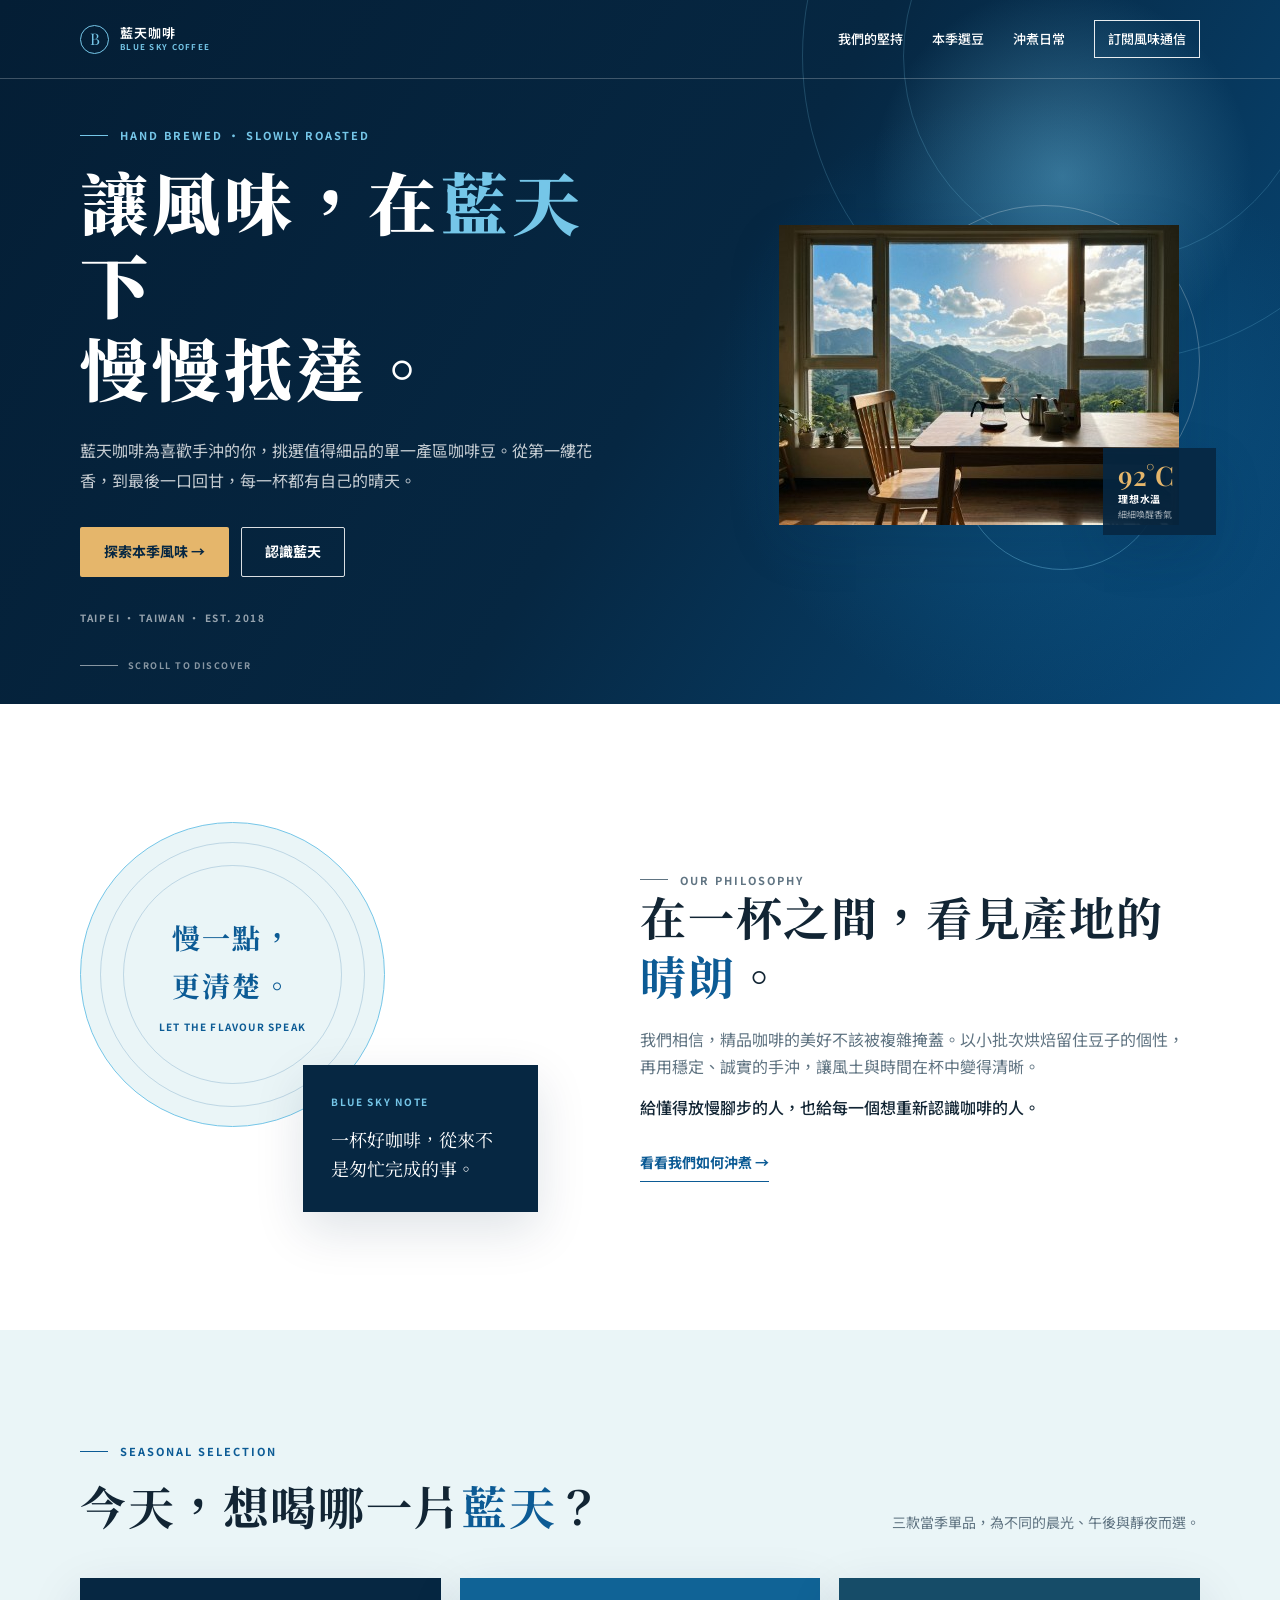
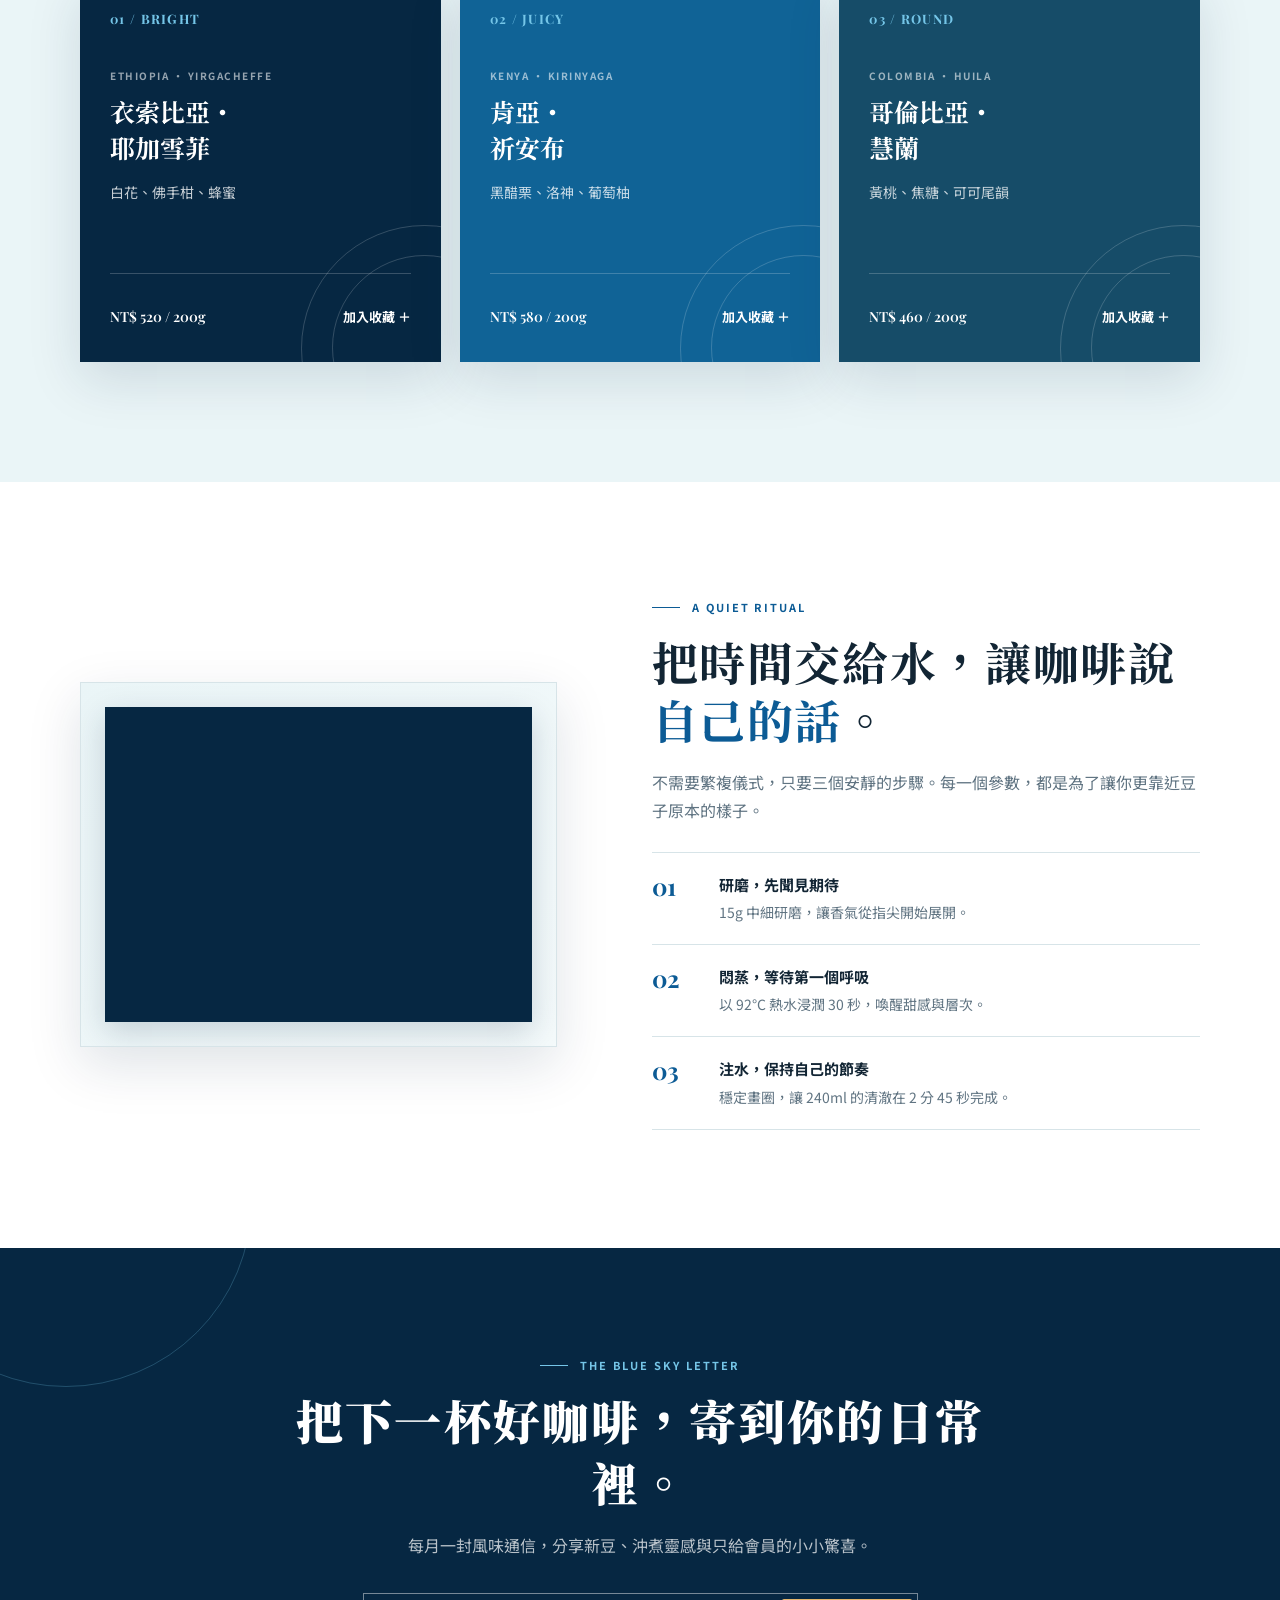
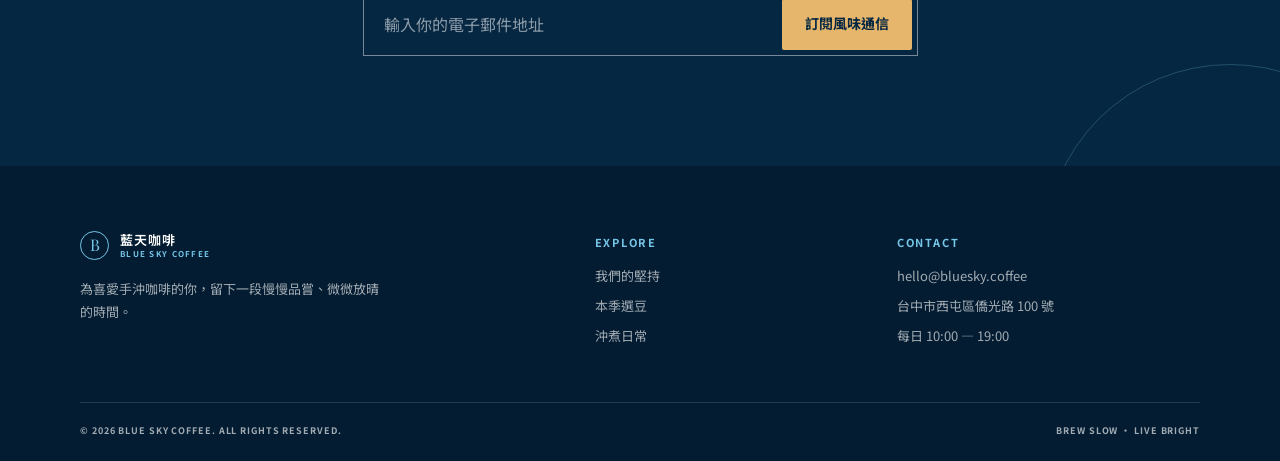
<file: onepage3/index.html>
<!DOCTYPE html>
<html lang="zh-Hant">
<head>
  <meta charset="UTF-8">
  <meta name="viewport" content="width=device-width, initial-scale=1.0">
  <meta name="description" content="藍天咖啡，為手沖咖啡愛好者挑選當季精品咖啡豆，讓每一杯都清澈、明亮、值得細品。">
  <title>藍天咖啡｜讓風味，慢慢抵達</title>
  <link rel="preconnect" href="https://fonts.googleapis.com">
  <link rel="preconnect" href="https://fonts.gstatic.com" crossorigin>
  <link href="https://fonts.googleapis.com/css2?family=Noto+Sans+TC:wght@400;500;600;700&family=Noto+Serif+TC:wght@600;700;900&family=Playfair+Display:wght@600;700&display=swap" rel="stylesheet">
  <style>
    :root {
      --navy: #062742;
      --blue: #0c5b95;
      --sky: #75c6e8;
      --mist: #eaf5f7;
      --cream: #fbfaf6;
      --ink: #122534;
      --muted: #607482;
      --line: #d7e4e8;
      --sand: #e5b66b;
      --shadow: 0 18px 50px rgba(6, 39, 66, .13);
    }

    * { box-sizing: border-box; }
    html { scroll-behavior: smooth; }
    body {
      margin: 0;
      color: var(--ink);
      background: var(--cream);
      font-family: "Noto Sans TC", sans-serif;
      font-size: 16px;
      line-height: 1.7;
      -webkit-font-smoothing: antialiased;
    }
    a { color: inherit; text-decoration: none; }
    button, input { font: inherit; }
    button { cursor: pointer; }
    img { display: block; max-width: 100%; }
    :focus-visible { outline: 3px solid var(--sky); outline-offset: 4px; }

    .wrap { width: min(1120px, calc(100% - 48px)); margin: 0 auto; }
    .eyebrow {
      display: flex;
      align-items: center;
      gap: 12px;
      margin: 0 0 17px;
      color: var(--blue);
      font-size: 11px;
      font-weight: 700;
      letter-spacing: .18em;
      line-height: 1.35;
    }
    .eyebrow::before { width: 28px; height: 1px; background: currentColor; content: ""; }
    .section-title {
      margin: 0;
      font-family: "Noto Serif TC", serif;
      font-size: clamp(30px, 4vw, 46px);
      font-weight: 700;
      letter-spacing: .035em;
      line-height: 1.28;
    }
    .blue-word { color: var(--blue); }
    .section-copy { margin: 20px 0 0; color: var(--muted); }
    .text-link {
      display: inline-block;
      margin-top: 29px;
      padding-bottom: 7px;
      border-bottom: 1px solid var(--blue);
      color: var(--blue);
      font-size: 14px;
      font-weight: 700;
      transition: color .2s ease, letter-spacing .2s ease;
    }
    .text-link:hover { color: var(--navy); letter-spacing: .04em; }

    /* Header */
    .site-header {
      position: absolute;
      z-index: 10;
      top: 0;
      left: 0;
      width: 100%;
      border-bottom: 1px solid rgba(255,255,255,.23);
      color: #fff;
    }
    .nav-bar {
      display: flex;
      align-items: center;
      justify-content: space-between;
      min-height: 78px;
    }
    .brand { display: inline-flex; align-items: center; gap: 11px; min-width: max-content; }
    .brand-mark {
      display: grid;
      width: 29px;
      height: 29px;
      place-items: center;
      border: 1px solid var(--sky);
      border-radius: 50%;
      color: var(--sky);
      font-family: "Playfair Display", serif;
      font-size: 16px;
      line-height: 1;
    }
    .brand-name { display: grid; gap: 0; font-size: 13px; font-weight: 600; letter-spacing: .08em; line-height: 1.3; }
    .brand-name small { color: var(--sky); font-size: 8px; font-weight: 700; letter-spacing: .16em; }
    .nav-links { display: flex; align-items: center; gap: 29px; list-style: none; margin: 0; padding: 0; }
    .nav-links a { position: relative; display: inline-block; padding: 8px 0; font-size: 13px; font-weight: 500; }
    .nav-links a:not(.nav-cta)::after {
      position: absolute;
      right: 0;
      bottom: 2px;
      width: 0;
      height: 1px;
      background: var(--sky);
      content: "";
      transition: width .25s ease;
    }
    .nav-links a:not(.nav-cta):hover::after { right: auto; left: 0; width: 100%; }
    .nav-links .nav-cta { padding: 7px 13px; border: 1px solid rgba(255,255,255,.9); transition: color .2s ease, background .2s ease; }
    .nav-links .nav-cta:hover { color: var(--navy); background: #fff; }
    .menu-toggle { display: none; border: 0; background: transparent; color: #fff; font-size: 26px; line-height: 1; }

    /* Hero */
    .hero {
      position: relative;
      isolation: isolate;
      display: grid;
      min-height: 704px;
      overflow: hidden;
      color: #fff;
      background:
        radial-gradient(circle at 83% 25%, rgba(117,198,232,.42), transparent 16%),
        radial-gradient(circle at 80% 57%, rgba(16,99,150,.52), transparent 28%),
        linear-gradient(122deg, #041e35 0%, var(--navy) 52%, #084b7c 100%);
    }
    .hero::before, .hero::after { position: absolute; z-index: -1; border: 1px solid rgba(117,198,232,.22); border-radius: 50%; content: ""; }
    .hero::before { width: 610px; height: 610px; top: -250px; right: -134px; }
    .hero::after { width: 410px; height: 410px; top: -150px; right: -35px; }
    .hero-inner { display: grid; grid-template-columns: 1.02fr .98fr; gap: 45px; align-items: center; width: min(1120px, calc(100% - 48px)); margin: 0 auto; padding: 122px 0 72px; }
    .hero .eyebrow { color: var(--sky); }
    .hero-title { max-width: 650px; margin: 0; font-family: "Noto Serif TC", serif; font-size: clamp(42px, 5.5vw, 68px); font-weight: 900; letter-spacing: .06em; line-height: 1.22; }
    .hero-title .sky-text { color: var(--sky); }
    .hero-lede { max-width: 535px; margin: 26px 0 0; color: rgba(255,255,255,.77); font-size: 16px; line-height: 1.9; }
    .hero-actions { display: flex; flex-wrap: wrap; gap: 12px; margin-top: 31px; }
    .button {
      display: inline-flex;
      align-items: center;
      justify-content: center;
      min-height: 50px;
      padding: 12px 23px;
      border: 1px solid transparent;
      border-radius: 2px;
      font-size: 14px;
      font-weight: 700;
      transition: transform .2s ease, box-shadow .2s ease, color .2s ease, background .2s ease;
    }
    .button:hover { transform: translateY(-2px); box-shadow: 0 9px 20px rgba(0,0,0,.15); }
    .button-primary { color: var(--navy); background: var(--sand); }
    .button-secondary { border-color: rgba(255,255,255,.85); color: #fff; background: transparent; }
    .button-secondary:hover { color: var(--navy); background: #fff; }
    .hero-place { margin: 32px 0 0; color: rgba(255,255,255,.58); font-size: 10px; font-weight: 700; letter-spacing: .17em; }
    .scroll-hint { position: absolute; bottom: 31px; left: max(24px, calc((100% - 1120px) / 2)); display: flex; align-items: center; gap: 10px; color: rgba(255,255,255,.52); font-size: 9px; font-weight: 700; letter-spacing: .16em; }
    .scroll-hint::before { width: 38px; height: 1px; background: currentColor; content: ""; }
    .hero-art { position: relative; justify-self: end; width: min(100%, 450px); padding: 21px 21px 25px 0; }
    .hero-art::before { position: absolute; top: 1px; right: 0; width: 310px; height: 310px; border: 1px solid rgba(255,255,255,.26); border-radius: 50%; content: ""; }
    .hero-art::after { position: absolute; right: 34px; bottom: -20px; width: 205px; height: 205px; border: 1px solid rgba(117,198,232,.4); border-radius: 50%; content: ""; }
    .hero-photo { position: relative; z-index: 1; width: 400px; height: 300px; margin-left: auto; object-fit: cover; box-shadow: var(--shadow); }
    .art-note { position: absolute; z-index: 2; right: -16px; bottom: 15px; display: grid; width: 113px; gap: 1px; padding: 14px 15px; color: #fff; background: rgba(6,39,66,.91); box-shadow: var(--shadow); }
    .art-note strong { color: var(--sand); font-family: "Playfair Display", serif; font-size: 27px; font-weight: 600; line-height: 1; }
    .art-note span { font-size: 10px; font-weight: 700; letter-spacing: .08em; }
    .art-note small { color: rgba(255,255,255,.64); font-size: 9px; line-height: 1.45; }

    /* Story */
    .story { padding: 118px 0; background: #fff; }
    .story-grid { display: grid; grid-template-columns: .9fr 1.1fr; gap: clamp(45px, 8vw, 105px); align-items: center; }
    .story-visual { position: relative; min-height: 390px; }
    .story-disc { position: absolute; top: 0; left: 0; display: grid; width: 305px; height: 305px; place-content: center; border: 1px solid var(--sky); border-radius: 50%; color: var(--blue); text-align: center; background: var(--mist); }
    .story-disc::before, .story-disc::after { position: absolute; border: 1px solid rgba(12,91,149,.2); border-radius: 50%; content: ""; }
    .story-disc::before { inset: 19px; }
    .story-disc::after { inset: 42px; }
    .story-disc b { position: relative; z-index: 1; font-family: "Noto Serif TC", serif; font-size: 28px; letter-spacing: .08em; }
    .story-disc span { position: relative; z-index: 1; margin-top: 8px; font-size: 10px; font-weight: 700; letter-spacing: .12em; }
    .story-card { position: absolute; right: 0; bottom: 0; width: 235px; padding: 28px; color: #fff; background: var(--navy); box-shadow: var(--shadow); }
    .story-card .card-label { display: block; color: var(--sky); font-size: 10px; font-weight: 700; letter-spacing: .17em; }
    .story-card p { margin: 15px 0 0; font-family: "Noto Serif TC", serif; font-size: 18px; line-height: 1.65; }
    .story-copy p { max-width: 570px; margin: 21px 0 0; color: var(--muted); }
    .story-copy p + p { margin-top: 14px; color: var(--ink); font-weight: 500; }

    /* Coffee */
    .coffee { padding: 114px 0 120px; background: var(--mist); }
    .section-heading { display: flex; align-items: end; justify-content: space-between; gap: 30px; margin-bottom: 43px; }
    .section-heading .section-copy { max-width: 310px; margin: 0; font-size: 14px; }
    .coffee-grid { display: grid; grid-template-columns: repeat(3, 1fr); gap: 19px; }
    .coffee-card { position: relative; display: flex; flex-direction: column; min-height: 384px; overflow: hidden; padding: 30px; color: #fff; background: var(--navy); box-shadow: var(--shadow); }
    .coffee-card:nth-child(2) { background: #106396; }
    .coffee-card:nth-child(3) { background: #164c68; }
    .coffee-card::before, .coffee-card::after { position: absolute; border: 1px solid rgba(255,255,255,.18); border-radius: 50%; content: ""; }
    .coffee-card::before { width: 245px; height: 245px; right: -107px; bottom: -110px; }
    .coffee-card::after { width: 183px; height: 183px; right: -76px; bottom: -78px; }
    .coffee-card > * { position: relative; z-index: 1; }
    .coffee-number { color: var(--sky); font-family: "Playfair Display", serif; font-size: 13px; font-weight: 700; letter-spacing: .1em; }
    .coffee-origin { margin-top: 37px; color: rgba(255,255,255,.58); font-size: 10px; font-weight: 700; letter-spacing: .15em; }
    .coffee-name { margin: 9px 0 0; font-family: "Noto Serif TC", serif; font-size: 25px; font-weight: 700; line-height: 1.45; }
    .coffee-taste { margin: 16px 0 0; color: rgba(255,255,255,.77); font-size: 14px; }
    .coffee-footer { display: flex; align-items: center; justify-content: space-between; gap: 10px; margin-top: auto; padding-top: 28px; border-top: 1px solid rgba(255,255,255,.2); }
    .coffee-price { font-family: "Playfair Display", serif; font-size: 14px; font-weight: 600; white-space: nowrap; }
    .collect-button { padding: 4px 0; border: 0; color: #fff; background: transparent; font-size: 13px; font-weight: 700; white-space: nowrap; transition: color .2s ease; }
    .collect-button:hover { color: var(--sand); }

    /* Brew */
    .brew { padding: 118px 0; background: #fff; }
    .brew-grid { display: grid; grid-template-columns: .93fr 1.07fr; gap: clamp(45px, 8vw, 95px); align-items: center; }
    .video-frame { position: relative; overflow: hidden; padding: 24px; background: linear-gradient(135deg, var(--mist) 0%, #f4fafb 100%); border: 1px solid var(--line); display: flex; justify-content: center; align-items: center; box-shadow: var(--shadow); }
    .video-frame iframe { position: relative; z-index: 1; display: block; width: 560px; max-width: 100%; height: 315px; border: 0; background: var(--navy); box-shadow: 0 10px 30px rgba(6,39,66,.18); }
    .brew-copy .section-copy { margin-bottom: 28px; }
    .brew-steps { list-style: none; margin: 0; padding: 0; border-top: 1px solid var(--line); }
    .brew-steps li { display: grid; grid-template-columns: 55px 1fr; gap: 12px; padding: 19px 0; border-bottom: 1px solid var(--line); }
    .step-number { color: var(--blue); font-family: "Playfair Display", serif; font-size: 24px; font-weight: 700; line-height: 1.2; }
    .step-content strong { display: block; font-size: 15px; }
    .step-content p { margin: 4px 0 0; color: var(--muted); font-size: 14px; }

    /* Subscribe and footer */
    .visit { position: relative; overflow: hidden; padding: 110px 0; color: #fff; text-align: center; background: var(--navy); }
    .visit::before, .visit::after { position: absolute; width: 370px; height: 370px; border: 1px solid rgba(117,198,232,.25); border-radius: 50%; content: ""; }
    .visit::before { top: -233px; left: -120px; }
    .visit::after { right: -136px; bottom: -270px; }
    .visit-inner { position: relative; z-index: 1; max-width: 700px; margin: 0 auto; }
    .visit .eyebrow { justify-content: center; color: var(--sky); }
    .visit-title { margin: 0; font-family: "Noto Serif TC", serif; font-size: clamp(30px, 4.5vw, 47px); font-weight: 900; letter-spacing: .045em; line-height: 1.3; }
    .visit-copy { max-width: 490px; margin: 20px auto 0; color: rgba(255,255,255,.72); }
    .subscribe-form { display: flex; max-width: 555px; margin: 34px auto 0; padding: 5px; border: 1px solid rgba(255,255,255,.45); }
    .subscribe-form input { min-width: 0; flex: 1; padding: 12px 15px; border: 0; outline: 0; color: #fff; background: transparent; }
    .subscribe-form input::placeholder { color: rgba(255,255,255,.54); }
    .subscribe-form .button { flex: 0 0 auto; min-height: 48px; border: 0; }
    .site-footer { padding: 65px 0 23px; color: rgba(255,255,255,.63); background: #031c31; }
    .footer-grid { display: grid; grid-template-columns: 1.5fr .8fr 1fr; gap: 60px; }
    .footer-brand .brand { color: #fff; }
    .footer-brand p { max-width: 300px; margin: 17px 0 0; font-size: 13px; line-height: 1.8; }
    .footer-title { margin: 2px 0 13px; color: var(--sky); font-size: 11px; font-weight: 700; letter-spacing: .16em; }
    .footer-links { display: grid; gap: 8px; list-style: none; margin: 0; padding: 0; font-size: 13px; }
    .footer-links a { color: inherit; transition: color .2s ease; }
    .footer-links a:hover { color: var(--sky); }
    .footer-bottom { display: flex; justify-content: space-between; gap: 20px; margin-top: 55px; padding-top: 20px; border-top: 1px solid rgba(255,255,255,.13); font-size: 9px; font-weight: 700; letter-spacing: .1em; }

    /* Motion */
    .reveal { opacity: 0; transform: translateY(18px); transition: opacity .65s ease, transform .65s ease; }
    .reveal.visible { opacity: 1; transform: none; }
    .toast { position: fixed; z-index: 30; right: 22px; bottom: 22px; max-width: min(360px, calc(100% - 44px)); padding: 14px 18px; border-left: 3px solid var(--sand); color: #fff; background: var(--navy); box-shadow: var(--shadow); opacity: 0; pointer-events: none; transform: translateY(12px); transition: opacity .25s ease, transform .25s ease; }
    .toast.show { opacity: 1; transform: translateY(0); }

    @media (max-width: 820px) {
      .nav-bar { position: relative; }
      .menu-toggle { display: block; }
      .nav-links { position: absolute; top: 78px; left: -24px; right: -24px; display: grid; gap: 0; max-height: 0; overflow: hidden; padding: 0 24px; background: #05233c; transition: max-height .3s ease, padding .3s ease; }
      .nav-links.open { max-height: 300px; padding-top: 11px; padding-bottom: 16px; }
      .nav-links a { display: block; padding: 10px 0; }
      .nav-links .nav-cta { display: inline-block; margin-top: 6px; padding: 8px 12px; }
      .hero { min-height: 710px; }
      .hero-inner { grid-template-columns: 1fr; gap: 18px; padding-top: 118px; }
      .hero-art { width: min(100%, 510px); margin: 0 auto; padding-top: 0; justify-self: center; transform: scale(.72); transform-origin: top center; height: 245px; }
      .scroll-hint { display: none; }
      .story-grid, .brew-grid { grid-template-columns: 1fr; }
      .story-visual { max-width: 450px; width: 100%; margin: 0 auto; }
      .coffee-grid { grid-template-columns: repeat(2, 1fr); }
      .coffee-card:nth-child(3) { grid-column: span 2; }
      .footer-grid { grid-template-columns: 1fr 1fr; gap: 38px; }
      .footer-brand { grid-column: span 2; }
    }

    @media (max-width: 560px) {
      .wrap, .hero-inner { width: calc(100% - 34px); }
      .brand-name { font-size: 12px; }
      .hero { min-height: 680px; }
      .hero-inner { padding-top: 109px; padding-bottom: 37px; }
      .hero-title { font-size: 40px; }
      .hero-lede { margin-top: 19px; font-size: 14px; line-height: 1.85; }
      .hero-actions { margin-top: 24px; }
      .hero-place { margin-top: 22px; }
      .hero-art { height: 203px; transform: scale(.62); }
      .art-note { display: none; }
      .story, .coffee, .brew, .visit { padding-top: 76px; padding-bottom: 76px; }
      .story-visual { min-height: 330px; }
      .story-disc { width: 245px; height: 245px; }
      .story-disc b { font-size: 23px; }
      .story-card { width: 185px; padding: 21px; }
      .story-card p { font-size: 15px; }
      .section-heading { display: block; margin-bottom: 31px; }
      .section-heading .section-copy { margin-top: 15px; }
      .coffee-grid { grid-template-columns: 1fr; }
      .coffee-card, .coffee-card:nth-child(3) { grid-column: auto; min-height: 330px; }
      .video-frame { padding: 12px; min-height: auto; }
      .video-frame iframe { width: 100%; height: auto; aspect-ratio: 16 / 9; }
      .subscribe-form { display: grid; gap: 7px; padding: 0; border: 0; }
      .subscribe-form input { width: 100%; min-height: 51px; border: 1px solid rgba(255,255,255,.45); }
      .subscribe-form .button { width: 100%; }
      .footer-grid { grid-template-columns: 1fr; gap: 31px; }
      .footer-brand { grid-column: auto; }
      .footer-bottom { display: grid; gap: 9px; margin-top: 39px; line-height: 1.6; }
    }

    @media (prefers-reduced-motion: reduce) {
      html { scroll-behavior: auto; }
      *, *::before, *::after { transition-duration: .01ms !important; animation-duration: .01ms !important; animation-iteration-count: 1 !important; }
      .reveal { opacity: 1; transform: none; }
    }
  </style>
</head>
<body>
  <header class="site-header" id="top">
    <nav class="nav-bar wrap" aria-label="主要導覽">
      <a class="brand" href="#top" aria-label="回到藍天咖啡首頁">
        <span class="brand-mark" aria-hidden="true">B</span>
        <span class="brand-name">藍天咖啡 <small>BLUE SKY COFFEE</small></span>
      </a>
      <button class="menu-toggle" type="button" aria-controls="navLinks" aria-expanded="false" aria-label="開啟導覽選單">☰</button>
      <ul class="nav-links" id="navLinks">
        <li><a href="#story">我們的堅持</a></li>
        <li><a href="#coffee">本季選豆</a></li>
        <li><a href="#brew">沖煮日常</a></li>
        <li><a class="nav-cta" href="#visit">訂閱風味通信</a></li>
      </ul>
    </nav>
  </header>

  <main>
    <section class="hero" aria-labelledby="heroTitle">
      <div class="hero-inner">
        <div class="hero-content reveal">
          <p class="eyebrow">HAND BREWED · SLOWLY ROASTED</p>
          <h1 class="hero-title" id="heroTitle">讓風味，在<span class="sky-text">藍天</span>下<br>慢慢抵達。</h1>
          <p class="hero-lede">藍天咖啡為喜歡手沖的你，挑選值得細品的單一產區咖啡豆。從第一縷花香，到最後一口回甘，每一杯都有自己的晴天。</p>
          <div class="hero-actions">
            <a class="button button-primary" href="#coffee">探索本季風味 →</a>
            <a class="button button-secondary" href="#story">認識藍天</a>
          </div>
          <p class="hero-place">TAIPEI · TAIWAN · EST. 2018</p>
        </div>
        <div class="hero-art reveal" aria-label="窗邊手沖咖啡與山景">
          <img class="hero-photo" src="images/hero.jpg" width="400" height="300" alt="窗邊的手沖咖啡與遠方山景">
          <div class="art-note" aria-hidden="true"><strong>92°C</strong><span>理想水溫</span><small>細細喚醒香氣</small></div>
        </div>
      </div>
      <span class="scroll-hint" aria-hidden="true">SCROLL TO DISCOVER</span>
    </section>

    <section class="story" id="story" aria-labelledby="storyTitle">
      <div class="wrap story-grid">
        <div class="story-visual reveal" aria-hidden="true">
          <div class="story-disc"><b>慢一點，<br>更清楚。</b><span>LET THE FLAVOUR SPEAK</span></div>
          <div class="story-card"><span class="card-label">BLUE SKY NOTE</span><p>一杯好咖啡，從來不是匆忙完成的事。</p></div>
        </div>
        <div class="story-copy reveal">
          <p class="eyebrow">OUR PHILOSOPHY</p>
          <h2 class="section-title" id="storyTitle">在一杯之間，看見產地的<span class="blue-word">晴朗</span>。</h2>
          <p>我們相信，精品咖啡的美好不該被複雜掩蓋。以小批次烘焙留住豆子的個性，再用穩定、誠實的手沖，讓風土與時間在杯中變得清晰。</p>
          <p>給懂得放慢腳步的人，也給每一個想重新認識咖啡的人。</p>
          <a class="text-link" href="#brew">看看我們如何沖煮 →</a>
        </div>
      </div>
    </section>

    <section class="coffee" id="coffee" aria-labelledby="coffeeTitle">
      <div class="wrap">
        <div class="section-heading reveal">
          <div>
            <p class="eyebrow">SEASONAL SELECTION</p>
            <h2 class="section-title" id="coffeeTitle">今天，想喝哪一片<span class="blue-word">藍天</span>？</h2>
          </div>
          <p class="section-copy">三款當季單品，為不同的晨光、午後與靜夜而選。</p>
        </div>
        <div class="coffee-grid">
          <article class="coffee-card reveal">
            <span class="coffee-number">01 / BRIGHT</span>
            <span class="coffee-origin">ETHIOPIA · YIRGACHEFFE</span>
            <h3 class="coffee-name">衣索比亞・<br>耶加雪菲</h3>
            <p class="coffee-taste">白花、佛手柑、蜂蜜</p>
            <div class="coffee-footer"><span class="coffee-price">NT$ 520 / 200g</span><button class="collect-button" type="button" data-coffee="衣索比亞・耶加雪菲">加入收藏 ＋</button></div>
          </article>
          <article class="coffee-card reveal">
            <span class="coffee-number">02 / JUICY</span>
            <span class="coffee-origin">KENYA · KIRINYAGA</span>
            <h3 class="coffee-name">肯亞・<br>祈安布</h3>
            <p class="coffee-taste">黑醋栗、洛神、葡萄柚</p>
            <div class="coffee-footer"><span class="coffee-price">NT$ 580 / 200g</span><button class="collect-button" type="button" data-coffee="肯亞・祈安布">加入收藏 ＋</button></div>
          </article>
          <article class="coffee-card reveal">
            <span class="coffee-number">03 / ROUND</span>
            <span class="coffee-origin">COLOMBIA · HUILA</span>
            <h3 class="coffee-name">哥倫比亞・<br>慧蘭</h3>
            <p class="coffee-taste">黃桃、焦糖、可可尾韻</p>
            <div class="coffee-footer"><span class="coffee-price">NT$ 460 / 200g</span><button class="collect-button" type="button" data-coffee="哥倫比亞・慧蘭">加入收藏 ＋</button></div>
          </article>
        </div>
      </div>
    </section>

    <section class="brew" id="brew" aria-labelledby="brewTitle">
      <div class="wrap brew-grid">
        <div class="video-frame reveal">
          <iframe width="560" height="315" src="https://www.youtube.com/embed/hMOYa4EBntI" title="藍天咖啡沖煮影片" allow="accelerometer; autoplay; clipboard-write; encrypted-media; gyroscope; picture-in-picture; web-share" allowfullscreen></iframe>
        </div>
        <div class="brew-copy reveal">
          <p class="eyebrow">A QUIET RITUAL</p>
          <h2 class="section-title" id="brewTitle">把時間交給水，讓咖啡說<span class="blue-word">自己的話</span>。</h2>
          <p class="section-copy">不需要繁複儀式，只要三個安靜的步驟。每一個參數，都是為了讓你更靠近豆子原本的樣子。</p>
          <ol class="brew-steps">
            <li><span class="step-number">01</span><div class="step-content"><strong>研磨，先聞見期待</strong><p>15g 中細研磨，讓香氣從指尖開始展開。</p></div></li>
            <li><span class="step-number">02</span><div class="step-content"><strong>悶蒸，等待第一個呼吸</strong><p>以 92°C 熱水浸潤 30 秒，喚醒甜感與層次。</p></div></li>
            <li><span class="step-number">03</span><div class="step-content"><strong>注水，保持自己的節奏</strong><p>穩定畫圈，讓 240ml 的清澈在 2 分 45 秒完成。</p></div></li>
          </ol>
        </div>
      </div>
    </section>

    <section class="visit" id="visit" aria-labelledby="visitTitle">
      <div class="wrap visit-inner reveal">
        <p class="eyebrow">THE BLUE SKY LETTER</p>
        <h2 class="visit-title" id="visitTitle">把下一杯好咖啡，寄到你的日常裡。</h2>
        <p class="visit-copy">每月一封風味通信，分享新豆、沖煮靈感與只給會員的小小驚喜。</p>
        <form class="subscribe-form" id="subscribeForm">
          <input type="email" aria-label="電子郵件地址" placeholder="輸入你的電子郵件地址" required>
          <button class="button button-primary" type="submit">訂閱風味通信</button>
        </form>
      </div>
    </section>
  </main>

  <footer class="site-footer">
    <div class="wrap">
      <div class="footer-grid">
        <div class="footer-brand">
          <a class="brand" href="#top" aria-label="回到藍天咖啡首頁">
            <span class="brand-mark" aria-hidden="true">B</span>
            <span class="brand-name">藍天咖啡 <small>BLUE SKY COFFEE</small></span>
          </a>
          <p>為喜愛手沖咖啡的你，留下一段慢慢品嘗、微微放晴的時間。</p>
        </div>
        <div>
          <p class="footer-title">EXPLORE</p>
          <ul class="footer-links">
            <li><a href="#story">我們的堅持</a></li>
            <li><a href="#coffee">本季選豆</a></li>
            <li><a href="#brew">沖煮日常</a></li>
          </ul>
        </div>
        <div>
          <p class="footer-title">CONTACT</p>
          <ul class="footer-links">
            <li><a href="mailto:hello@bluesky.coffee">hello@bluesky.coffee</a></li>
            <li><a href="https://www.google.com/maps/search/?api=1&amp;query=%E5%83%91%E5%85%89%E7%A7%91%E6%8A%80%E5%A4%A7%E5%AD%B8" target="_blank" rel="noopener">台中市西屯區僑光路 100 號</a></li>
            <li>每日 10:00 — 19:00</li>
          </ul>
        </div>
      </div>
      <div class="footer-bottom">
        <span>© 2026 BLUE SKY COFFEE. ALL RIGHTS RESERVED.</span>
        <span>BREW SLOW · LIVE BRIGHT</span>
      </div>
    </div>
  </footer>

  <div class="toast" id="toast" role="status" aria-live="polite"></div>

  <script>
    const menuToggle = document.querySelector('.menu-toggle');
    const navLinks = document.querySelector('.nav-links');
    const toast = document.querySelector('#toast');
    let toastTimer;

    function closeMenu() {
      navLinks.classList.remove('open');
      menuToggle.setAttribute('aria-expanded', 'false');
      menuToggle.setAttribute('aria-label', '開啟導覽選單');
      menuToggle.textContent = '☰';
    }

    menuToggle.addEventListener('click', () => {
      const isOpen = navLinks.classList.toggle('open');
      menuToggle.setAttribute('aria-expanded', String(isOpen));
      menuToggle.setAttribute('aria-label', isOpen ? '關閉導覽選單' : '開啟導覽選單');
      menuToggle.textContent = isOpen ? '×' : '☰';
    });

    navLinks.querySelectorAll('a').forEach(link => link.addEventListener('click', closeMenu));

    function showToast(message) {
      window.clearTimeout(toastTimer);
      toast.textContent = message;
      toast.classList.add('show');
      toastTimer = window.setTimeout(() => toast.classList.remove('show'), 2600);
    }

    document.querySelectorAll('[data-coffee]').forEach(button => {
      button.addEventListener('click', () => showToast(`已將「${button.dataset.coffee}」加入你的收藏。`));
    });

    document.querySelector('#subscribeForm').addEventListener('submit', event => {
      event.preventDefault();
      if (!event.currentTarget.checkValidity()) return;
      event.currentTarget.reset();
      showToast('謝謝訂閱，下一封晴朗的風味通信即將寄出。');
    });

    const prefersReducedMotion = window.matchMedia('(prefers-reduced-motion: reduce)').matches;
    const reveals = document.querySelectorAll('.reveal');
    if (prefersReducedMotion || !('IntersectionObserver' in window)) {
      reveals.forEach(element => element.classList.add('visible'));
    } else {
      const observer = new IntersectionObserver(entries => {
        entries.forEach(entry => {
          if (entry.isIntersecting) {
            entry.target.classList.add('visible');
            observer.unobserve(entry.target);
          }
        });
      }, { threshold: .12 });
      reveals.forEach(element => observer.observe(element));
    }
  </script>
</body>
</html>
</file>
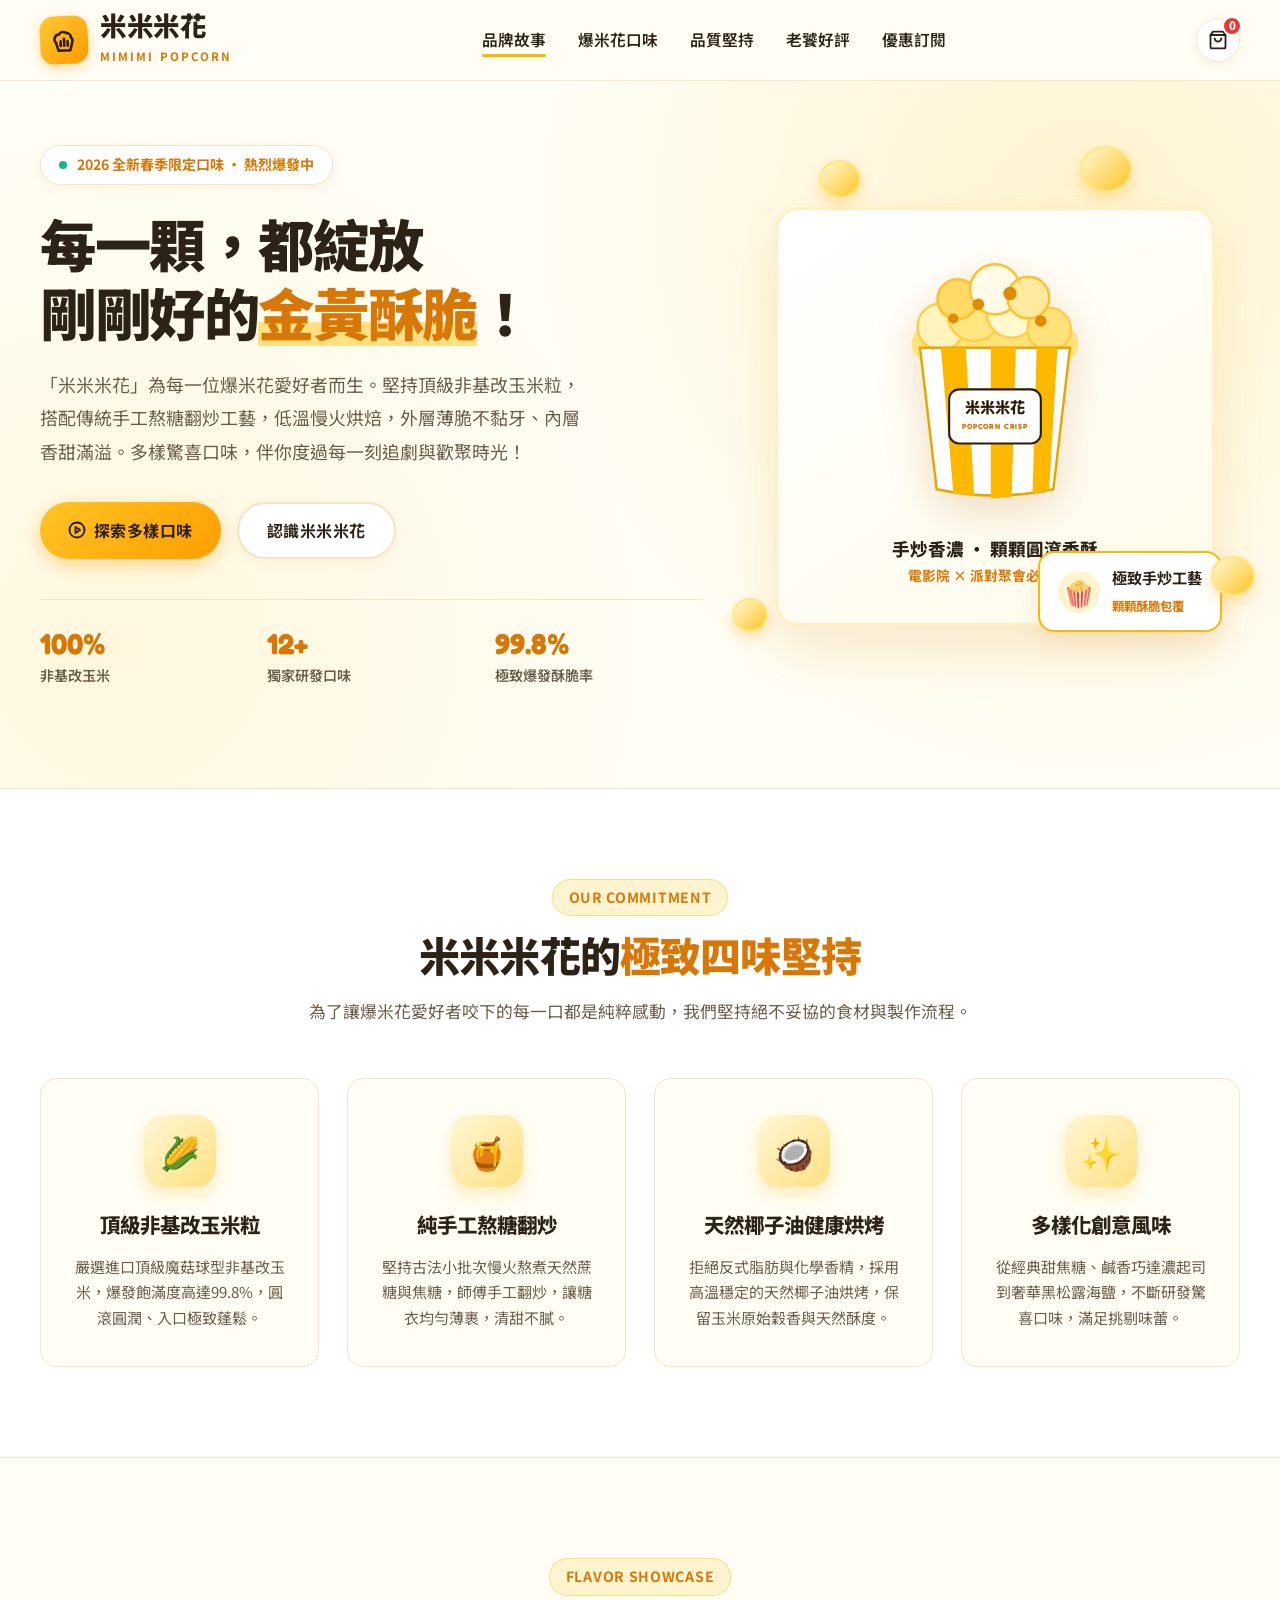
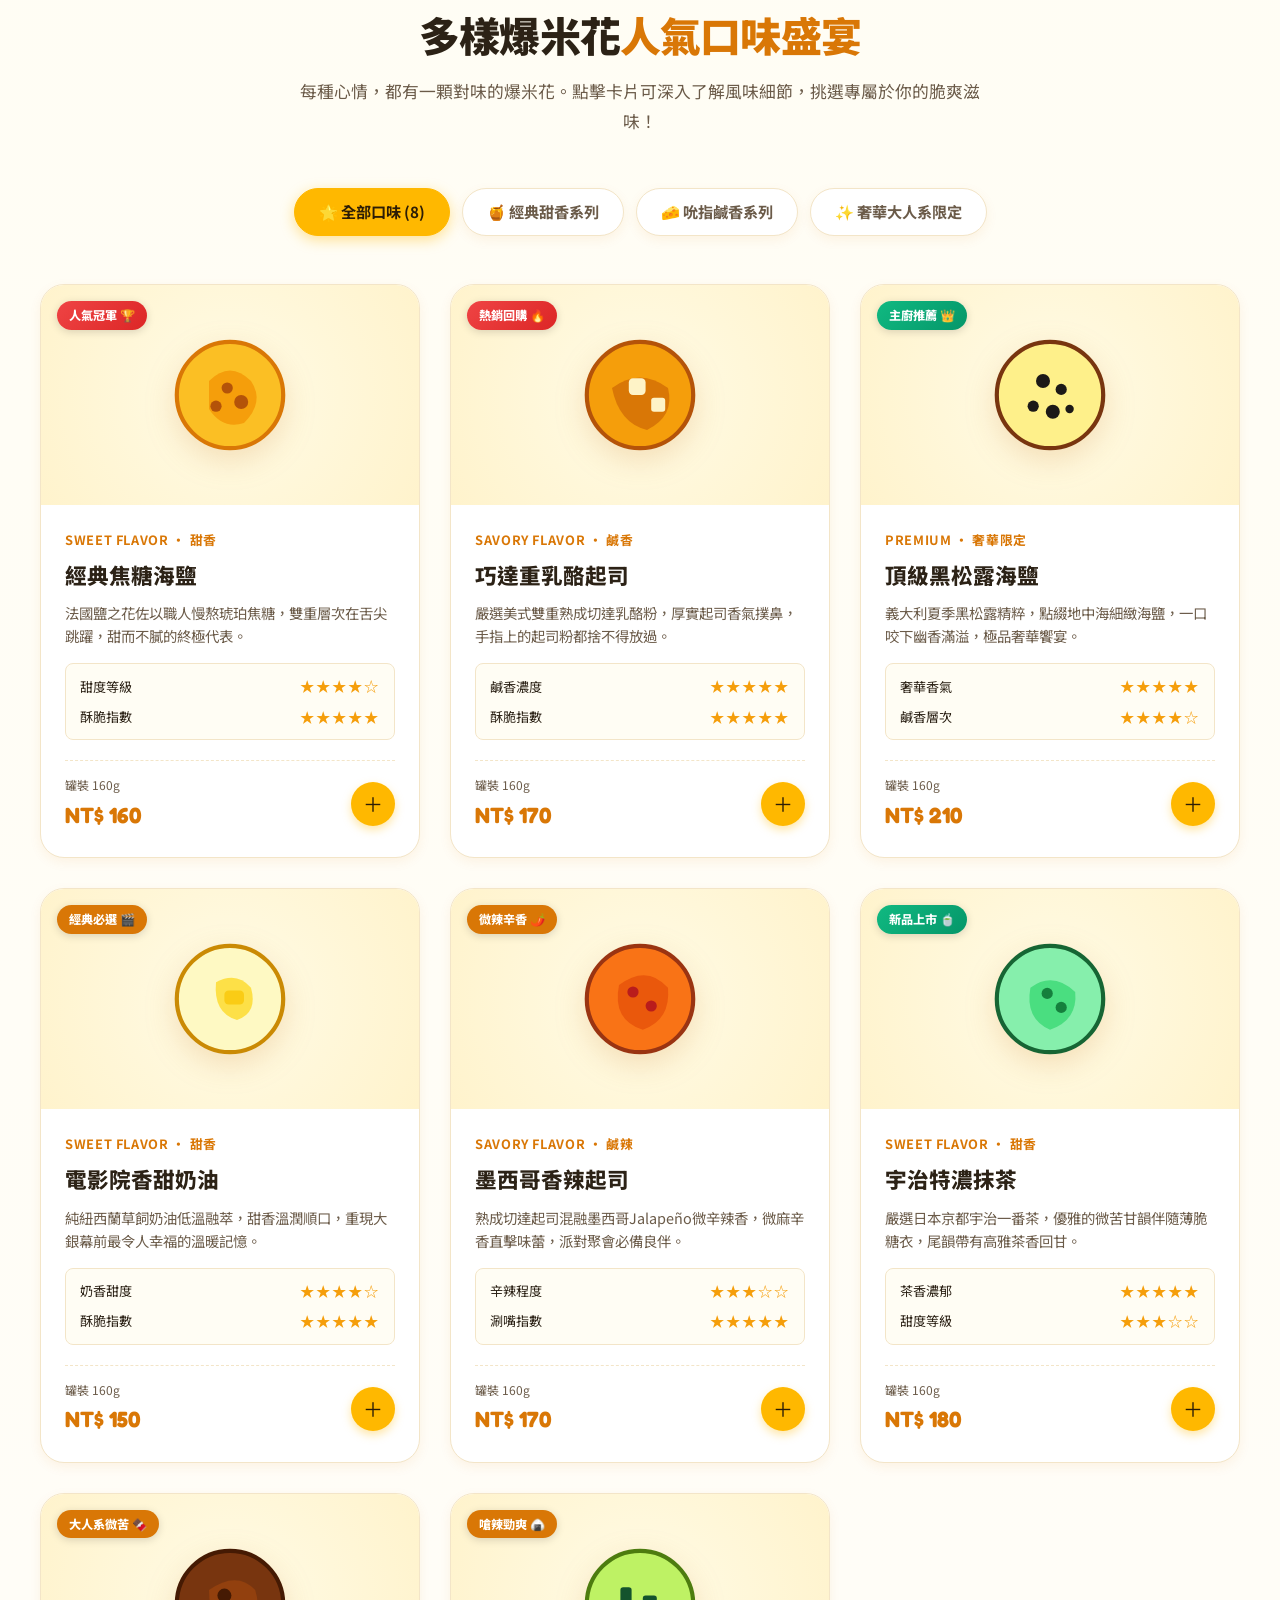
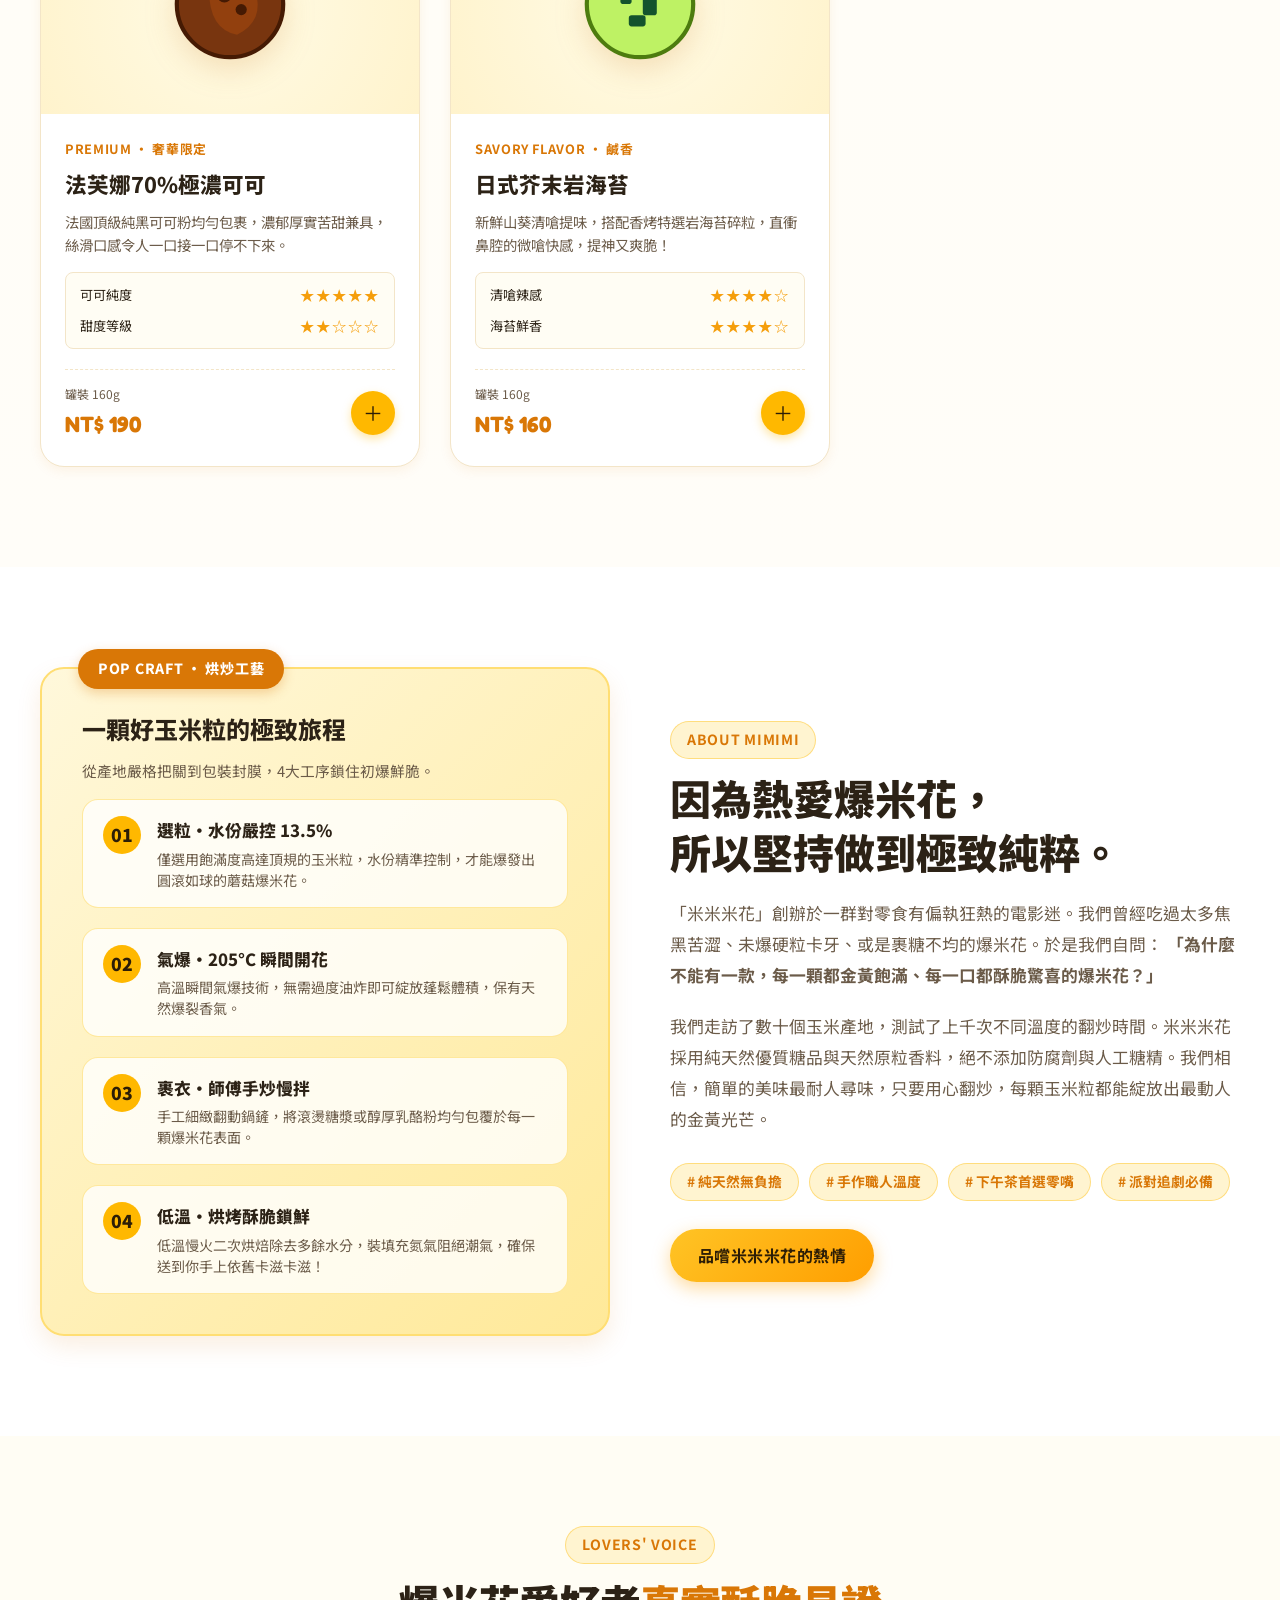
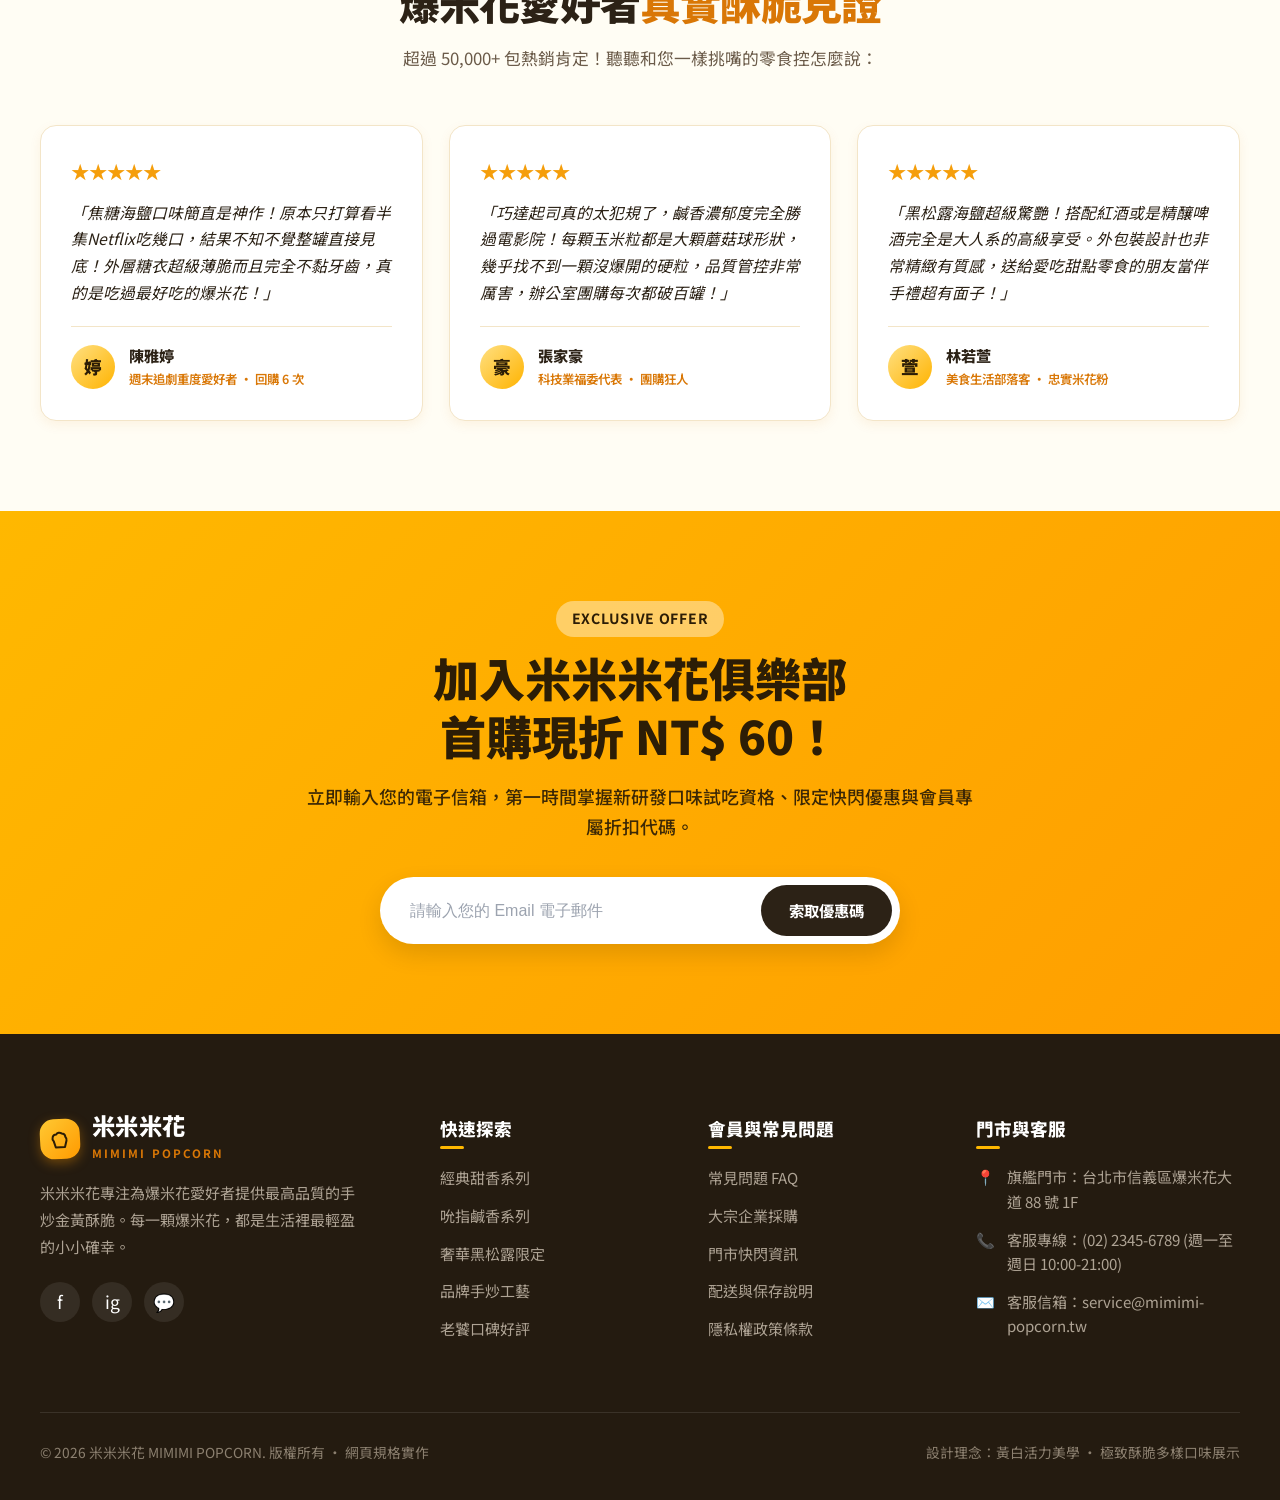
<file: outline/index.html>
<!DOCTYPE html>
<html lang="zh-Hant">
<head>
  <meta charset="UTF-8">
  <meta name="viewport" content="width=device-width, initial-scale=1.0">
  <meta name="description" content="米米米花（MiMiMi Popcorn）—— 專為爆米花愛好者打造的極致酥脆時光。嚴選頂級非基改玉米，純手工熬糖翻炒，帶來焦糖海鹽、巧達起司、黑松露等多樣驚喜口味。">
  <title>米米米花｜每顆都綻放極致金黃酥脆 · 爆米花專賣品牌</title>

  <!-- Google Fonts -->
  <link rel="preconnect" href="https://fonts.googleapis.com">
  <link rel="preconnect" href="https://fonts.gstatic.com" crossorigin>
  <link href="https://fonts.googleapis.com/css2?family=Fredoka:wght@500;600;700&family=Noto+Sans+TC:wght@400;500;600;700;900&display=swap" rel="stylesheet">

  <style>
    /* ==========================================================
       1. 全域變數與配色規範 (黃色、白色為核心主色)
       ========================================================== */
    :root {
      --primary-yellow: #FFB800;       /* 爆米花經典金黃 */
      --primary-yellow-hover: #EAA000;
      --yellow-light: #FFF4D0;         /* 柔和奶油黃 */
      --yellow-cream: #FFFDF4;         /* 暖白爆米花底色 */
      --yellow-banner: #FFF8E1;        /* 淡黃區塊底色 */
      --white: #FFFFFF;                /* 純白 */
      --caramel-accent: #D97706;       /* 焦糖褐色點綴 */
      --text-main: #2C2216;            /* 深褐炭黑文字（高易讀性） */
      --text-muted: #6B5B49;           /* 次要文字 */
      --border-soft: #F3E5C8;          /* 邊框溫和米黃 */
      --shadow-sm: 0 4px 12px rgba(217, 119, 6, 0.08);
      --shadow-md: 0 10px 25px rgba(217, 119, 6, 0.12);
      --shadow-lg: 0 16px 36px rgba(180, 83, 9, 0.15);
      --radius-sm: 8px;
      --radius-md: 16px;
      --radius-lg: 24px;
      --radius-full: 9999px;
      --transition: all 0.28s cubic-bezier(0.4, 0, 0.2, 1);
    }

    /* ==========================================================
       2. 重置與基底樣式
       ========================================================== */
    *, *::before, *::after {
      box-sizing: border-box;
      margin: 0;
      padding: 0;
    }

    html {
      scroll-behavior: smooth;
      font-size: 16px;
    }

    body {
      background-color: var(--yellow-cream);
      color: var(--text-main);
      font-family: "Noto Sans TC", -apple-system, BlinkMacSystemFont, "Segoe UI", Roboto, sans-serif;
      line-height: 1.7;
      overflow-x: hidden;
      -webkit-font-smoothing: antialiased;
    }

    a {
      text-decoration: none;
      color: inherit;
      transition: var(--transition);
    }

    button {
      font: inherit;
      border: none;
      cursor: pointer;
      background: none;
      transition: var(--transition);
    }

    img, svg {
      display: block;
      max-width: 100%;
    }

    .container {
      width: min(1200px, calc(100% - 48px));
      margin-inline: auto;
    }

    /* 徽章與標籤字體 */
    .brand-font {
      font-family: 'Fredoka', 'Noto Sans TC', sans-serif;
    }

    /* 通用按鈕 */
    .btn {
      display: inline-flex;
      align-items: center;
      justify-content: center;
      gap: 8px;
      padding: 13px 28px;
      border-radius: var(--radius-full);
      font-weight: 700;
      font-size: 1rem;
      letter-spacing: 0.03em;
      transition: var(--transition);
      user-select: none;
    }

    .btn-primary {
      background: linear-gradient(135deg, #FFC425 0%, #FF9E00 100%);
      color: #2C1D06;
      box-shadow: 0 6px 18px rgba(255, 160, 0, 0.38);
    }

    .btn-primary:hover {
      transform: translateY(-3px);
      box-shadow: 0 10px 24px rgba(255, 160, 0, 0.48);
      background: linear-gradient(135deg, #FFCD43 0%, #FFA814 100%);
    }

    .btn-white {
      background-color: var(--white);
      color: var(--text-main);
      border: 2px solid var(--border-soft);
      box-shadow: var(--shadow-sm);
    }

    .btn-white:hover {
      background-color: var(--yellow-light);
      border-color: var(--primary-yellow);
      transform: translateY(-2px);
    }

    /* 區塊共通標題 */
    .section-header {
      text-align: center;
      max-width: 700px;
      margin: 0 auto 52px;
    }

    .tag-badge {
      display: inline-flex;
      align-items: center;
      gap: 6px;
      padding: 6px 16px;
      background: var(--yellow-light);
      color: var(--caramel-accent);
      border-radius: var(--radius-full);
      font-size: 0.88rem;
      font-weight: 700;
      letter-spacing: 0.05em;
      margin-bottom: 12px;
      border: 1px solid rgba(255, 184, 0, 0.4);
    }

    .section-title {
      font-size: clamp(2rem, 3.2vw, 2.7rem);
      font-weight: 900;
      line-height: 1.3;
      color: var(--text-main);
      margin-bottom: 14px;
      letter-spacing: -0.02em;
    }

    .section-title span {
      position: relative;
      color: var(--caramel-accent);
    }

    .section-title span::after {
      content: "";
      position: absolute;
      left: 0;
      bottom: 4px;
      width: 100%;
      height: 8px;
      background: rgba(255, 184, 0, 0.35);
      border-radius: 4px;
      z-index: -1;
    }

    .section-desc {
      color: var(--text-muted);
      font-size: 1.05rem;
      line-height: 1.8;
    }

    /* ==========================================================
       3. 導覽列 (Header & Navbar)
       ========================================================== */
    .header {
      position: sticky;
      top: 0;
      z-index: 1000;
      background: rgba(255, 253, 244, 0.94);
      backdrop-filter: blur(12px);
      -webkit-backdrop-filter: blur(12px);
      border-bottom: 1px solid rgba(243, 229, 200, 0.8);
      transition: var(--transition);
    }

    .navbar {
      display: flex;
      align-items: center;
      justify-content: space-between;
      height: 80px;
    }

    .brand-logo {
      display: flex;
      align-items: center;
      gap: 12px;
      text-decoration: none;
    }

    .logo-icon-wrap {
      width: 48px;
      height: 48px;
      background: linear-gradient(135deg, #FFC933 0%, #FF9A00 100%);
      border-radius: 14px;
      display: flex;
      align-items: center;
      justify-content: center;
      box-shadow: 0 4px 12px rgba(255, 154, 0, 0.35);
      transform: rotate(-3deg);
      transition: var(--transition);
    }

    .brand-logo:hover .logo-icon-wrap {
      transform: rotate(4deg) scale(1.06);
    }

    .logo-text-box h1 {
      font-size: 1.65rem;
      font-weight: 900;
      color: var(--text-main);
      line-height: 1.1;
      letter-spacing: 0.02em;
    }

    .logo-text-box span {
      font-size: 0.72rem;
      font-weight: 700;
      color: var(--caramel-accent);
      letter-spacing: 0.18em;
      text-transform: uppercase;
    }

    .nav-links {
      display: flex;
      align-items: center;
      gap: 32px;
      list-style: none;
    }

    .nav-links a {
      font-weight: 600;
      color: var(--text-main);
      font-size: 0.98rem;
      position: relative;
      padding: 6px 0;
    }

    .nav-links a::after {
      content: "";
      position: absolute;
      bottom: 0;
      left: 0;
      width: 0%;
      height: 3px;
      background: var(--primary-yellow);
      border-radius: 2px;
      transition: var(--transition);
    }

    .nav-links a:hover::after,
    .nav-links a.active::after {
      width: 100%;
    }

    .nav-actions {
      display: flex;
      align-items: center;
      gap: 16px;
    }

    .cart-btn {
      position: relative;
      width: 44px;
      height: 44px;
      background: var(--white);
      border: 1px solid var(--border-soft);
      border-radius: var(--radius-full);
      display: flex;
      align-items: center;
      justify-content: center;
      color: var(--text-main);
      box-shadow: var(--shadow-sm);
    }

    .cart-btn:hover {
      background: var(--yellow-light);
      border-color: var(--primary-yellow);
      transform: scale(1.05);
    }

    .cart-count {
      position: absolute;
      top: -3px;
      right: -3px;
      background: #E53935;
      color: var(--white);
      font-size: 0.72rem;
      font-weight: 800;
      width: 20px;
      height: 20px;
      border-radius: 50%;
      display: flex;
      align-items: center;
      justify-content: center;
      border: 2px solid var(--white);
    }

    .menu-toggle {
      display: none;
      width: 44px;
      height: 44px;
      border-radius: 10px;
      background: var(--white);
      border: 1px solid var(--border-soft);
      font-size: 1.5rem;
      color: var(--text-main);
    }

    /* ==========================================================
       4. Hero 主視覺區塊
       ========================================================== */
    .hero {
      position: relative;
      padding: 64px 0 100px;
      overflow: hidden;
      background: radial-gradient(circle at 85% 20%, rgba(255, 230, 153, 0.4) 0%, transparent 45%),
                  radial-gradient(circle at 10% 80%, rgba(255, 244, 208, 0.6) 0%, transparent 40%);
    }

    .hero-grid {
      display: grid;
      grid-template-columns: 1.15fr 0.85fr;
      align-items: center;
      gap: 48px;
    }

    .hero-content {
      position: relative;
      z-index: 2;
    }

    .hero-pill {
      display: inline-flex;
      align-items: center;
      gap: 10px;
      background: var(--white);
      border: 1px solid var(--border-soft);
      padding: 7px 18px;
      border-radius: var(--radius-full);
      font-size: 0.88rem;
      font-weight: 700;
      color: var(--caramel-accent);
      box-shadow: var(--shadow-sm);
      margin-bottom: 24px;
    }

    .hero-pill .dot {
      width: 8px;
      height: 8px;
      background: #10B981;
      border-radius: 50%;
      display: inline-block;
      animation: pulse 1.8s infinite;
    }

    @keyframes pulse {
      0%, 100% { opacity: 1; transform: scale(1); }
      50% { opacity: 0.4; transform: scale(0.85); }
    }

    .hero-title {
      font-size: clamp(2.4rem, 4.4vw, 3.8rem);
      font-weight: 900;
      line-height: 1.22;
      color: var(--text-main);
      margin-bottom: 22px;
      letter-spacing: -0.025em;
    }

    .hero-title .highlight {
      color: var(--caramel-accent);
      background: linear-gradient(180deg, transparent 65%, #FFE082 65%);
      display: inline-block;
    }

    .hero-desc {
      font-size: 1.12rem;
      color: var(--text-muted);
      line-height: 1.85;
      margin-bottom: 34px;
      max-width: 540px;
    }

    .hero-buttons {
      display: flex;
      flex-wrap: wrap;
      gap: 16px;
      margin-bottom: 40px;
    }

    .hero-stats {
      display: grid;
      grid-template-columns: repeat(3, 1fr);
      gap: 20px;
      padding-top: 28px;
      border-top: 1px solid var(--border-soft);
    }

    .stat-item h3 {
      font-size: 1.8rem;
      font-weight: 900;
      color: var(--caramel-accent);
      line-height: 1.1;
      font-family: 'Fredoka', sans-serif;
    }

    .stat-item p {
      font-size: 0.88rem;
      color: var(--text-muted);
      font-weight: 600;
      margin-top: 4px;
    }

    /* Hero 右側爆米花視覺圖形 (純 CSS + SVG 藝術) */
    .hero-visual {
      position: relative;
      display: flex;
      justify-content: center;
      align-items: center;
      min-height: 480px;
    }

    .bucket-card {
      position: relative;
      width: 100%;
      max-width: 440px;
      background: linear-gradient(145deg, #FFFFFF 0%, #FFFBEA 100%);
      border-radius: var(--radius-lg);
      border: 3px solid #FFF1C5;
      padding: 36px 30px;
      box-shadow: 0 24px 50px rgba(220, 140, 20, 0.16);
      text-align: center;
    }

    /* 漂浮爆米花粒子效果 */
    .floating-corn {
      position: absolute;
      border-radius: 50%;
      background: linear-gradient(135deg, #FFF9D2, #FFC425);
      border: 2px solid #FFE680;
      box-shadow: 0 6px 14px rgba(255, 170, 0, 0.3);
      animation: float 4s ease-in-out infinite alternate;
      z-index: 3;
    }

    .corn-1 {
      width: 42px;
      height: 38px;
      top: -16px;
      left: 14%;
      animation-delay: 0s;
    }

    .corn-2 {
      width: 52px;
      height: 46px;
      top: -30px;
      right: 22%;
      animation-delay: 1.2s;
    }

    .corn-3 {
      width: 36px;
      height: 34px;
      bottom: 24px;
      left: -18px;
      animation-delay: 2.1s;
    }

    .corn-4 {
      width: 44px;
      height: 40px;
      bottom: 60px;
      right: -15px;
      animation-delay: 0.8s;
    }

    @keyframes float {
      0% { transform: translateY(0) rotate(0deg); }
      100% { transform: translateY(-16px) rotate(15deg); }
    }

    /* 爆米花桶主視覺插圖 */
    .popcorn-illustration {
      width: 250px;
      height: 270px;
      margin: 0 auto 18px;
      filter: drop-shadow(0 14px 20px rgba(180, 100, 10, 0.2));
    }

    .hero-badge-float {
      position: absolute;
      bottom: 24px;
      right: 18px;
      background: var(--white);
      border: 2px solid var(--primary-yellow);
      border-radius: var(--radius-md);
      padding: 12px 18px;
      display: flex;
      align-items: center;
      gap: 12px;
      box-shadow: var(--shadow-md);
      text-align: left;
    }

    .badge-icon {
      font-size: 1.6rem;
      background: var(--yellow-light);
      width: 42px;
      height: 42px;
      border-radius: 50%;
      display: flex;
      align-items: center;
      justify-content: center;
    }

    .badge-text strong {
      display: block;
      font-size: 0.95rem;
      color: var(--text-main);
    }

    .badge-text span {
      font-size: 0.78rem;
      color: var(--caramel-accent);
      font-weight: 700;
    }

    /* ==========================================================
       5. 品牌特色 (Why MiMiMi Popcorn)
       ========================================================== */
    .features-section {
      padding: 90px 0;
      background-color: var(--white);
      border-top: 1px solid var(--border-soft);
      border-bottom: 1px solid var(--border-soft);
    }

    .features-grid {
      display: grid;
      grid-template-columns: repeat(auto-fit, minmax(260px, 1fr));
      gap: 28px;
    }

    .feature-card {
      background: var(--yellow-cream);
      border: 1px solid var(--border-soft);
      border-radius: var(--radius-md);
      padding: 36px 28px;
      text-align: center;
      transition: var(--transition);
      position: relative;
    }

    .feature-card:hover {
      transform: translateY(-8px);
      box-shadow: var(--shadow-md);
      border-color: var(--primary-yellow);
      background: var(--white);
    }

    .feature-icon-wrapper {
      width: 72px;
      height: 72px;
      background: linear-gradient(135deg, #FFF7D6 0%, #FFE082 100%);
      border-radius: 20px;
      display: flex;
      align-items: center;
      justify-content: center;
      margin: 0 auto 20px;
      font-size: 2rem;
      box-shadow: 0 8px 16px rgba(255, 184, 0, 0.22);
      transition: var(--transition);
    }

    .feature-card:hover .feature-icon-wrapper {
      transform: scale(1.1) rotate(-6deg);
    }

    .feature-card h3 {
      font-size: 1.28rem;
      font-weight: 800;
      margin-bottom: 12px;
      color: var(--text-main);
    }

    .feature-card p {
      font-size: 0.94rem;
      color: var(--text-muted);
      line-height: 1.7;
    }

    /* ==========================================================
       6. 產品展示與不同口味爆米花 (Product Showcase)
       ========================================================== */
    .products-section {
      padding: 100px 0;
      background: linear-gradient(180deg, var(--yellow-cream) 0%, #FFFDF8 100%);
    }

    /* 口味分類篩選按鈕 */
    .filter-wrapper {
      display: flex;
      justify-content: center;
      flex-wrap: wrap;
      gap: 12px;
      margin-bottom: 48px;
    }

    .filter-btn {
      padding: 10px 24px;
      border-radius: var(--radius-full);
      background: var(--white);
      border: 1.5px solid var(--border-soft);
      font-size: 0.95rem;
      font-weight: 700;
      color: var(--text-muted);
      box-shadow: var(--shadow-sm);
      display: flex;
      align-items: center;
      gap: 8px;
      cursor: pointer;
    }

    .filter-btn:hover {
      border-color: var(--primary-yellow);
      color: var(--text-main);
      background: var(--yellow-light);
    }

    .filter-btn.active {
      background: var(--primary-yellow);
      color: #2C1D06;
      border-color: var(--primary-yellow);
      box-shadow: 0 4px 14px rgba(255, 184, 0, 0.4);
    }

    /* 口味商品卡片網格 */
    .products-grid {
      display: grid;
      grid-template-columns: repeat(auto-fill, minmax(280px, 1fr));
      gap: 30px;
    }

    .product-card {
      background: var(--white);
      border: 1.5px solid var(--border-soft);
      border-radius: var(--radius-lg);
      overflow: hidden;
      box-shadow: var(--shadow-sm);
      transition: var(--transition);
      display: flex;
      flex-direction: column;
      position: relative;
    }

    .product-card:hover {
      transform: translateY(-8px);
      box-shadow: var(--shadow-lg);
      border-color: var(--primary-yellow);
    }

    .product-badge {
      position: absolute;
      top: 16px;
      left: 16px;
      background: #D97706;
      color: var(--white);
      font-size: 0.76rem;
      font-weight: 800;
      padding: 4px 12px;
      border-radius: var(--radius-full);
      z-index: 2;
      box-shadow: 0 2px 8px rgba(0,0,0,0.15);
    }

    .product-badge.hot {
      background: linear-gradient(135deg, #EF4444, #DC2626);
    }

    .product-badge.new {
      background: linear-gradient(135deg, #10B981, #059669);
    }

    .product-img-box {
      height: 220px;
      background: radial-gradient(circle, #FFFBE6 0%, #FFF3CC 100%);
      display: flex;
      align-items: center;
      justify-content: center;
      position: relative;
      overflow: hidden;
      padding: 24px;
    }

    .product-popcorn-icon {
      width: 140px;
      height: 140px;
      transition: var(--transition);
      filter: drop-shadow(0 10px 15px rgba(200, 120, 20, 0.2));
    }

    .product-card:hover .product-popcorn-icon {
      transform: scale(1.1) rotate(4deg);
    }

    .product-info {
      padding: 24px;
      display: flex;
      flex-direction: column;
      flex-grow: 1;
    }

    .product-category-tag {
      font-size: 0.8rem;
      color: var(--caramel-accent);
      font-weight: 700;
      margin-bottom: 6px;
      text-transform: uppercase;
      letter-spacing: 0.05em;
    }

    .product-name {
      font-size: 1.35rem;
      font-weight: 800;
      color: var(--text-main);
      margin-bottom: 8px;
    }

    .product-desc {
      font-size: 0.9rem;
      color: var(--text-muted);
      line-height: 1.6;
      margin-bottom: 16px;
      min-height: 44px;
    }

    /* 口味風味條 (甜度 / 鹹度 / 酥脆度) */
    .flavor-meter {
      display: flex;
      flex-direction: column;
      gap: 6px;
      margin-bottom: 20px;
      padding: 10px 14px;
      background: var(--yellow-cream);
      border-radius: var(--radius-sm);
      border: 1px solid var(--border-soft);
      font-size: 0.82rem;
    }

    .meter-row {
      display: flex;
      justify-content: space-between;
      align-items: center;
    }

    .meter-stars {
      color: #F59E0B;
      letter-spacing: 2px;
      font-size: 0.9rem;
    }

    .product-footer {
      display: flex;
      align-items: center;
      justify-content: space-between;
      margin-top: auto;
      padding-top: 14px;
      border-top: 1px dashed var(--border-soft);
    }

    .product-price {
      display: flex;
      flex-direction: column;
    }

    .price-label {
      font-size: 0.75rem;
      color: var(--text-muted);
    }

    .price-value {
      font-size: 1.38rem;
      font-weight: 900;
      color: var(--caramel-accent);
      font-family: 'Fredoka', sans-serif;
    }

    .add-cart-btn {
      width: 44px;
      height: 44px;
      border-radius: 50%;
      background: var(--primary-yellow);
      color: #2C1D06;
      display: flex;
      align-items: center;
      justify-content: center;
      font-size: 1.25rem;
      box-shadow: 0 4px 10px rgba(255, 184, 0, 0.35);
      cursor: pointer;
    }

    .add-cart-btn:hover {
      background: #FF9E00;
      transform: scale(1.12);
    }

    /* ==========================================================
       7. 品牌介紹 (Brand Story Section)
       ========================================================== */
    .brand-story-section {
      padding: 100px 0;
      background-color: var(--white);
      position: relative;
    }

    .story-grid {
      display: grid;
      grid-template-columns: 1fr 1fr;
      gap: 60px;
      align-items: center;
    }

    .story-visual {
      position: relative;
    }

    .story-card-box {
      background: linear-gradient(135deg, #FFF8DB 0%, #FFE999 100%);
      border: 2px solid #FFDE73;
      border-radius: var(--radius-lg);
      padding: 40px;
      position: relative;
      box-shadow: var(--shadow-md);
    }

    .story-quote-badge {
      position: absolute;
      top: -20px;
      left: 36px;
      background: var(--caramel-accent);
      color: var(--white);
      padding: 8px 20px;
      border-radius: var(--radius-full);
      font-size: 0.88rem;
      font-weight: 800;
      letter-spacing: 0.05em;
      box-shadow: 0 4px 12px rgba(217, 119, 6, 0.3);
    }

    .story-craft-steps {
      list-style: none;
      display: flex;
      flex-direction: column;
      gap: 20px;
      margin-top: 16px;
    }

    .craft-step-item {
      display: flex;
      align-items: flex-start;
      gap: 16px;
      background: rgba(255, 255, 255, 0.8);
      padding: 16px 20px;
      border-radius: var(--radius-md);
      border: 1px solid rgba(255, 218, 100, 0.6);
    }

    .step-number {
      width: 38px;
      height: 38px;
      background: var(--primary-yellow);
      color: #2C1D06;
      border-radius: 50%;
      display: flex;
      align-items: center;
      justify-content: center;
      font-weight: 900;
      font-size: 1.1rem;
      flex-shrink: 0;
    }

    .step-text h4 {
      font-size: 1.05rem;
      font-weight: 800;
      color: var(--text-main);
      margin-bottom: 4px;
    }

    .step-text p {
      font-size: 0.88rem;
      color: var(--text-muted);
      line-height: 1.5;
    }

    .story-content h2 {
      font-size: clamp(2rem, 3.2vw, 2.6rem);
      font-weight: 900;
      color: var(--text-main);
      line-height: 1.3;
      margin-bottom: 20px;
    }

    .story-content p {
      font-size: 1.05rem;
      color: var(--text-muted);
      line-height: 1.85;
      margin-bottom: 20px;
    }

    .story-tags {
      display: flex;
      flex-wrap: wrap;
      gap: 10px;
      margin: 28px 0;
    }

    .story-tag {
      background: var(--yellow-light);
      border: 1px solid rgba(255, 184, 0, 0.4);
      color: var(--caramel-accent);
      padding: 6px 16px;
      border-radius: var(--radius-full);
      font-size: 0.86rem;
      font-weight: 700;
    }

    /* ==========================================================
       8. 爆米花控好評 (Reviews Section)
       ========================================================== */
    .reviews-section {
      padding: 90px 0;
      background-color: var(--yellow-cream);
    }

    .reviews-grid {
      display: grid;
      grid-template-columns: repeat(auto-fit, minmax(310px, 1fr));
      gap: 26px;
    }

    .review-card {
      background: var(--white);
      border: 1px solid var(--border-soft);
      border-radius: var(--radius-md);
      padding: 30px;
      box-shadow: var(--shadow-sm);
      transition: var(--transition);
      display: flex;
      flex-direction: column;
      justify-content: space-between;
    }

    .review-card:hover {
      transform: translateY(-5px);
      box-shadow: var(--shadow-md);
      border-color: var(--primary-yellow);
    }

    .review-stars {
      color: #F59E0B;
      font-size: 1.15rem;
      margin-bottom: 12px;
    }

    .review-text {
      font-size: 0.98rem;
      color: var(--text-main);
      line-height: 1.7;
      margin-bottom: 20px;
      font-style: italic;
    }

    .reviewer-info {
      display: flex;
      align-items: center;
      gap: 14px;
      padding-top: 16px;
      border-top: 1px solid var(--border-soft);
    }

    .reviewer-avatar {
      width: 44px;
      height: 44px;
      background: linear-gradient(135deg, #FFE082, #FFB300);
      border-radius: 50%;
      display: flex;
      align-items: center;
      justify-content: center;
      font-weight: 900;
      color: #2C1D06;
      font-size: 1.1rem;
    }

    .reviewer-name {
      font-size: 0.95rem;
      font-weight: 800;
      color: var(--text-main);
    }

    .reviewer-tag {
      font-size: 0.78rem;
      color: var(--caramel-accent);
      font-weight: 600;
    }

    /* ==========================================================
       9. 優惠與電子報訂閱 (CTA / Newsletter)
       ========================================================== */
    .cta-section {
      padding: 90px 0;
      background: linear-gradient(135deg, #FFB800 0%, #FF9E00 100%);
      color: #2C1D06;
      position: relative;
      overflow: hidden;
    }

    .cta-card {
      text-align: center;
      max-width: 680px;
      margin: 0 auto;
      position: relative;
      z-index: 2;
    }

    .cta-card h2 {
      font-size: clamp(2.2rem, 3.6vw, 3rem);
      font-weight: 900;
      line-height: 1.25;
      margin-bottom: 16px;
    }

    .cta-card p {
      font-size: 1.12rem;
      margin-bottom: 36px;
      font-weight: 500;
      opacity: 0.92;
    }

    .subscribe-form {
      display: flex;
      gap: 12px;
      max-width: 520px;
      margin: 0 auto;
      background: var(--white);
      padding: 8px;
      border-radius: var(--radius-full);
      box-shadow: 0 10px 25px rgba(0, 0, 0, 0.12);
    }

    .subscribe-input {
      flex: 1;
      border: none;
      outline: none;
      padding: 12px 22px;
      font-size: 1rem;
      color: var(--text-main);
      background: transparent;
    }

    .subscribe-input::placeholder {
      color: #9CA3AF;
    }

    .subscribe-btn {
      padding: 12px 28px;
      border-radius: var(--radius-full);
      background: #2C2216;
      color: var(--white);
      font-weight: 700;
      font-size: 0.96rem;
      border: none;
      cursor: pointer;
      transition: var(--transition);
      white-space: nowrap;
    }

    .subscribe-btn:hover {
      background: #4A3A25;
      transform: translateY(-2px);
    }

    /* ==========================================================
       10. 頁尾 (Footer)
       ========================================================== */
    .footer {
      background-color: #241B10;
      color: #E6DFD5;
      padding: 80px 0 36px;
      font-size: 0.94rem;
    }

    .footer-grid {
      display: grid;
      grid-template-columns: 1.6fr 1fr 1fr 1.2fr;
      gap: 48px;
      margin-bottom: 60px;
    }

    .footer-brand .brand-logo {
      margin-bottom: 18px;
    }

    .footer-brand .logo-text-box h1 {
      color: var(--white);
    }

    .footer-brand p {
      color: #AEA394;
      line-height: 1.8;
      max-width: 320px;
      margin-bottom: 22px;
    }

    .social-links {
      display: flex;
      gap: 12px;
    }

    .social-btn {
      width: 40px;
      height: 40px;
      border-radius: 50%;
      background: rgba(255, 255, 255, 0.08);
      display: flex;
      align-items: center;
      justify-content: center;
      color: var(--white);
      font-size: 1.1rem;
      transition: var(--transition);
    }

    .social-btn:hover {
      background: var(--primary-yellow);
      color: #2C1D06;
      transform: translateY(-3px);
    }

    .footer-col h4 {
      color: var(--white);
      font-size: 1.1rem;
      font-weight: 800;
      margin-bottom: 22px;
      position: relative;
    }

    .footer-col h4::after {
      content: "";
      position: absolute;
      left: 0;
      bottom: -6px;
      width: 24px;
      height: 3px;
      background: var(--primary-yellow);
      border-radius: 2px;
    }

    .footer-links {
      list-style: none;
      display: flex;
      flex-direction: column;
      gap: 12px;
    }

    .footer-links a {
      color: #AEA394;
      transition: var(--transition);
    }

    .footer-links a:hover {
      color: var(--primary-yellow);
      padding-left: 6px;
    }

    .footer-info-item {
      display: flex;
      align-items: flex-start;
      gap: 12px;
      color: #AEA394;
      margin-bottom: 14px;
      line-height: 1.6;
    }

    .footer-bottom {
      border-top: 1px solid rgba(255, 255, 255, 0.1);
      padding-top: 28px;
      display: flex;
      justify-content: space-between;
      align-items: center;
      flex-wrap: wrap;
      gap: 16px;
      color: #8C8070;
      font-size: 0.86rem;
    }

    /* ==========================================================
       11. 互動 Modal、Toast、懸浮按鈕
       ========================================================== */
    /* 購物車提示 Toast */
    .toast {
      position: fixed;
      bottom: 30px;
      right: 30px;
      background: #2C2216;
      color: var(--white);
      padding: 14px 24px;
      border-radius: var(--radius-full);
      box-shadow: 0 10px 30px rgba(0, 0, 0, 0.25);
      border-left: 5px solid var(--primary-yellow);
      display: flex;
      align-items: center;
      gap: 12px;
      z-index: 2000;
      opacity: 0;
      transform: translateY(20px);
      pointer-events: none;
      transition: var(--transition);
      font-weight: 600;
    }

    .toast.show {
      opacity: 1;
      transform: translateY(0);
      pointer-events: auto;
    }

    /* 口味詳情 Modal */
    .modal-overlay {
      position: fixed;
      inset: 0;
      background: rgba(44, 34, 22, 0.6);
      backdrop-filter: blur(4px);
      display: flex;
      align-items: center;
      justify-content: center;
      z-index: 3000;
      opacity: 0;
      visibility: hidden;
      transition: var(--transition);
      padding: 20px;
    }

    .modal-overlay.active {
      opacity: 1;
      visibility: visible;
    }

    .modal-card {
      background: var(--white);
      border-radius: var(--radius-lg);
      max-width: 540px;
      width: 100%;
      border: 2px solid var(--border-soft);
      padding: 32px;
      box-shadow: 0 25px 50px rgba(0,0,0,0.25);
      position: relative;
      transform: scale(0.92);
      transition: var(--transition);
    }

    .modal-overlay.active .modal-card {
      transform: scale(1);
    }

    .modal-close {
      position: absolute;
      top: 18px;
      right: 18px;
      width: 36px;
      height: 36px;
      border-radius: 50%;
      background: var(--yellow-cream);
      display: flex;
      align-items: center;
      justify-content: center;
      font-size: 1.3rem;
      color: var(--text-main);
      cursor: pointer;
    }

    .modal-close:hover {
      background: var(--primary-yellow);
    }

    /* 浮動置頂按鈕 */
    .back-to-top {
      position: fixed;
      bottom: 30px;
      left: 30px;
      width: 48px;
      height: 48px;
      background: var(--white);
      border: 2px solid var(--primary-yellow);
      border-radius: 50%;
      display: flex;
      align-items: center;
      justify-content: center;
      font-size: 1.25rem;
      color: var(--caramel-accent);
      box-shadow: var(--shadow-md);
      z-index: 999;
      opacity: 0;
      visibility: hidden;
      transition: var(--transition);
      cursor: pointer;
    }

    .back-to-top.show {
      opacity: 1;
      visibility: visible;
    }

    .back-to-top:hover {
      background: var(--primary-yellow);
      color: #2C1D06;
      transform: translateY(-4px);
    }

    /* ==========================================================
       12. RWD 響應式排版調整
       ========================================================== */
    @media (max-width: 992px) {
      .hero-grid {
        grid-template-columns: 1fr;
        text-align: center;
      }

      .hero-desc {
        margin-inline: auto;
      }

      .hero-buttons {
        justify-content: center;
      }

      .hero-stats {
        max-width: 500px;
        margin-inline: auto;
      }

      .story-grid {
        grid-template-columns: 1fr;
        gap: 40px;
      }

      .footer-grid {
        grid-template-columns: 1fr 1fr;
        gap: 36px;
      }
    }

    @media (max-width: 768px) {
      .navbar {
        height: 70px;
      }

      .menu-toggle {
        display: flex;
        align-items: center;
        justify-content: center;
      }

      .nav-links {
        position: absolute;
        top: 70px;
        left: 0;
        right: 0;
        background: var(--yellow-cream);
        flex-direction: column;
        padding: 24px;
        gap: 18px;
        border-bottom: 2px solid var(--border-soft);
        box-shadow: var(--shadow-md);
        display: none;
      }

      .nav-links.open {
        display: flex;
      }

      .hero {
        padding: 36px 0 70px;
      }

      .hero-visual {
        min-height: 380px;
      }

      .popcorn-illustration {
        width: 190px;
        height: 210px;
      }

      .subscribe-form {
        flex-direction: column;
        border-radius: var(--radius-md);
        padding: 12px;
      }

      .subscribe-btn {
        width: 100%;
      }

      .footer-grid {
        grid-template-columns: 1fr;
      }

      .footer-bottom {
        flex-direction: column;
        text-align: center;
      }

      .back-to-top {
        bottom: 20px;
        left: 20px;
      }

      .toast {
        bottom: 20px;
        right: 20px;
        left: 20px;
        text-align: center;
      }
    }
  </style>
</head>
<body>

  <!-- ==================== 頁首導覽列 (Header) ==================== -->
  <header class="header" id="top">
    <div class="container navbar">
      <!-- 品牌標誌 Logo -->
      <a href="#top" class="brand-logo" aria-label="米米米花首頁">
        <div class="logo-icon-wrap">
          <!-- 爆米花造型 SVG 圖標 -->
          <svg width="28" height="28" viewBox="0 0 24 24" fill="none" stroke="#2C1D06" stroke-width="2.2" stroke-linecap="round" stroke-linejoin="round">
            <path d="M18 10a4 4 0 0 0-4-4 4 4 0 0 0-6 1A4 4 0 0 0 4 10a4 4 0 0 0 1 4l2 7h10l2-7a4 4 0 0 0-1-4z"/>
            <path d="M9 13v4"/>
            <path d="M12 11v6"/>
            <path d="M15 13v4"/>
          </svg>
        </div>
        <div class="logo-text-box">
          <h1 class="brand-font">米米米花</h1>
          <span>MIMIMI POPCORN</span>
        </div>
      </a>

      <!-- 導覽連結 (桌機版) -->
      <ul class="nav-links" id="navLinks">
        <li><a href="#story" class="active">品牌故事</a></li>
        <li><a href="#products">爆米花口味</a></li>
        <li><a href="#features">品質堅持</a></li>
        <li><a href="#reviews">老饕好評</a></li>
        <li><a href="#contact">優惠訂閱</a></li>
      </ul>

      <!-- 快捷操作：購物車與手機選單按鈕 -->
      <div class="nav-actions">
        <button class="cart-btn" id="headerCartBtn" aria-label="查看購物籃">
          <svg width="20" height="20" viewBox="0 0 24 24" fill="none" stroke="currentColor" stroke-width="2.2" stroke-linecap="round" stroke-linejoin="round">
            <path d="M6 2L3 6v14a2 2 0 0 0 2 2h14a2 2 0 0 0 2-2V6l-3-4z"/>
            <line x1="3" y1="6" x2="21" y2="6"/>
            <path d="M16 10a4 4 0 0 1-8 0"/>
          </svg>
          <span class="cart-count" id="cartCount">0</span>
        </button>
        <button class="menu-toggle" id="menuToggle" aria-label="切換選單" aria-expanded="false">
          ☰
        </button>
      </div>
    </div>
  </header>

  <main>
    <!-- ==================== 主視覺 Hero 區塊 ==================== -->
    <section class="hero">
      <div class="container hero-grid">
        <!-- 左側文案 -->
        <div class="hero-content">
          <div class="hero-pill">
            <span class="dot"></span>
            <span>2026 全新春季限定口味 · 熱烈爆發中</span>
          </div>
          <h2 class="hero-title">
            每一顆，都綻放<br>
            剛剛好的<span class="highlight">金黃酥脆</span>！
          </h2>
          <p class="hero-desc">
            「米米米花」為每一位爆米花愛好者而生。堅持頂級非基改玉米粒，搭配傳統手工熬糖翻炒工藝，低溫慢火烘焙，外層薄脆不黏牙、內層香甜滿溢。多樣驚喜口味，伴你度過每一刻追劇與歡聚時光！
          </p>
          <div class="hero-buttons">
            <a href="#products" class="btn btn-primary">
              <svg width="18" height="18" viewBox="0 0 24 24" fill="none" stroke="currentColor" stroke-width="2.5" stroke-linecap="round" stroke-linejoin="round">
                <circle cx="12" cy="12" r="10"/>
                <polygon points="10 8 16 12 10 16 10 8"/>
              </svg>
              探索多樣口味
            </a>
            <a href="#story" class="btn btn-white">認識米米米花</a>
          </div>

          <!-- 關鍵數據亮點 -->
          <div class="hero-stats">
            <div class="stat-item">
              <h3>100%</h3>
              <p>非基改玉米</p>
            </div>
            <div class="stat-item">
              <h3>12+</h3>
              <p>獨家研發口味</p>
            </div>
            <div class="stat-item">
              <h3>99.8%</h3>
              <p>極致爆發酥脆率</p>
            </div>
          </div>
        </div>

        <!-- 右側視覺卡片 (爆米花桶純 SVG/CSS 視覺插圖) -->
        <div class="hero-visual">
          <!-- 漂浮爆米花粒 -->
          <div class="floating-corn corn-1" title="手作爆米花"></div>
          <div class="floating-corn corn-2" title="手作爆米花"></div>
          <div class="floating-corn corn-3" title="手作爆米花"></div>
          <div class="floating-corn corn-4" title="手作爆米花"></div>

          <div class="bucket-card">
            <!-- 爆米花桶 SVG 插圖 -->
            <svg class="popcorn-illustration" viewBox="0 0 300 320" fill="none" xmlns="http://www.w3.org/2000/svg">
              <!-- 爆出頂部的蓬鬆金黃爆米花球球 -->
              <ellipse cx="150" cy="115" rx="100" ry="45" fill="#FFE27A"/>
              <circle cx="85" cy="95" r="28" fill="#FFF4BD" stroke="#FFCE48" stroke-width="3"/>
              <circle cx="125" cy="80" r="32" fill="#FFE680" stroke="#FFCE48" stroke-width="3"/>
              <circle cx="170" cy="78" r="30" fill="#FFF8CC" stroke="#FFCE48" stroke-width="3"/>
              <circle cx="215" cy="98" r="26" fill="#FFE27A" stroke="#FFCE48" stroke-width="3"/>
              <circle cx="105" cy="62" r="24" fill="#FFDA66" stroke="#FFC02A" stroke-width="3"/>
              <circle cx="150" cy="50" r="30" fill="#FFFBE6" stroke="#FFC02A" stroke-width="3"/>
              <circle cx="190" cy="60" r="25" fill="#FFEAA0" stroke="#FFC02A" stroke-width="3"/>
              <!-- 焦糖斑點與光澤 -->
              <circle cx="130" cy="68" r="7" fill="#E08A00"/>
              <circle cx="168" cy="55" r="8" fill="#E08A00"/>
              <circle cx="100" cy="85" r="6" fill="#E08A00"/>
              <circle cx="205" cy="88" r="7" fill="#E08A00"/>
              <!-- 爆米花紅白/黃白條紋桶身 -->
              <path d="M60 120 L80 290 Q150 305 220 290 L240 120 Z" fill="#FFFFFF" stroke="#E6A800" stroke-width="3"/>
              <!-- 經典條紋 (黃白相間) -->
              <path d="M85 120 L100 294 L125 298 L115 120 Z" fill="#FFB800"/>
              <path d="M145 120 L145 301 L170 299 L175 120 Z" fill="#FFB800"/>
              <path d="M200 120 L195 295 L215 291 L225 120 Z" fill="#FFB800"/>
              <!-- 桶身品牌標籤徽章 -->
              <rect x="95" y="170" width="110" height="65" rx="12" fill="#FFFFFF" stroke="#2C1D06" stroke-width="2.5"/>
              <text x="150" y="198" font-family="'Fredoka', 'Noto Sans TC', sans-serif" font-weight="900" font-size="18" fill="#2C1D06" text-anchor="middle">米米米花</text>
              <text x="150" y="218" font-family="'Fredoka', sans-serif" font-weight="700" font-size="9" fill="#D97706" text-anchor="middle" letter-spacing="1">POPCORN CRISP</text>
            </svg>
            <p style="font-weight: 800; font-size: 1.1rem; color: var(--text-main); margin-top: 6px;">手炒香濃 · 顆顆圓滾香酥</p>
            <p style="font-size: 0.86rem; color: var(--caramel-accent); font-weight: 700;">電影院 × 派對聚會必備零嘴</p>
          </div>

          <!-- 浮動品質標章 -->
          <div class="hero-badge-float">
            <div class="badge-icon">🍿</div>
            <div class="badge-text">
              <strong>極致手炒工藝</strong>
              <span>顆顆酥脆包覆</span>
            </div>
          </div>
        </div>
      </div>
    </section>

    <!-- ==================== 品牌四大承諾 (Features) ==================== -->
    <section class="features-section" id="features">
      <div class="container">
        <div class="section-header">
          <div class="tag-badge">OUR COMMITMENT</div>
          <h2 class="section-title">米米米花的<span>極致四味堅持</span></h2>
          <p class="section-desc">為了讓爆米花愛好者咬下的每一口都是純粹感動，我們堅持絕不妥協的食材與製作流程。</p>
        </div>

        <div class="features-grid">
          <!-- 特色 1 -->
          <div class="feature-card">
            <div class="feature-icon-wrapper">🌽</div>
            <h3>頂級非基改玉米粒</h3>
            <p>嚴選進口頂級魔菇球型非基改玉米，爆發飽滿度高達99.8%，圓滾圓潤、入口極致蓬鬆。</p>
          </div>

          <!-- 特色 2 -->
          <div class="feature-card">
            <div class="feature-icon-wrapper">🍯</div>
            <h3>純手工熬糖翻炒</h3>
            <p>堅持古法小批次慢火熬煮天然蔗糖與焦糖，師傅手工翻炒，讓糖衣均勻薄裹，清甜不膩。</p>
          </div>

          <!-- 特色 3 -->
          <div class="feature-card">
            <div class="feature-icon-wrapper">🥥</div>
            <h3>天然椰子油健康烘烤</h3>
            <p>拒絕反式脂肪與化學香精，採用高溫穩定的天然椰子油烘烤，保留玉米原始穀香與天然酥度。</p>
          </div>

          <!-- 特色 4 -->
          <div class="feature-card">
            <div class="feature-icon-wrapper">✨</div>
            <h3>多樣化創意風味</h3>
            <p>從經典甜焦糖、鹹香巧達濃起司到奢華黑松露海鹽，不斷研發驚喜口味，滿足挑剔味蕾。</p>
          </div>
        </div>
      </div>
    </section>

    <!-- ==================== 產品介紹與口味展示 (Products Showcase) ==================== -->
    <section class="products-section" id="products">
      <div class="container">
        <div class="section-header">
          <div class="tag-badge">FLAVOR SHOWCASE</div>
          <h2 class="section-title">多樣爆米花<span>人氣口味盛宴</span></h2>
          <p class="section-desc">每種心情，都有一顆對味的爆米花。點擊卡片可深入了解風味細節，挑選專屬於你的脆爽滋味！</p>
        </div>

        <!-- 口味篩選器 -->
        <div class="filter-wrapper">
          <button class="filter-btn active" data-filter="all">🌟 全部口味 (8)</button>
          <button class="filter-btn" data-filter="sweet">🍯 經典甜香系列</button>
          <button class="filter-btn" data-filter="savory">🧀 吮指鹹香系列</button>
          <button class="filter-btn" data-filter="premium">✨ 奢華大人系限定</button>
        </div>

        <!-- 商品網格 -->
        <div class="products-grid" id="productsGrid">

          <!-- 口味 1: 經典焦糖海鹽 (甜) -->
          <article class="product-card" data-category="sweet" data-name="經典焦糖海鹽爆米花" data-price="160" data-notes="法國鹽之花與香濃焦糖交織，鹹甜交替百吃不厭">
            <span class="product-badge hot">人氣冠軍 🏆</span>
            <div class="product-img-box">
              <svg class="product-popcorn-icon" viewBox="0 0 100 100">
                <circle cx="50" cy="50" r="38" fill="#FBBF24" stroke="#D97706" stroke-width="3"/>
                <path d="M35 40 Q50 25 65 40 Q75 55 60 70 Q45 75 35 60 Z" fill="#F59E0B"/>
                <circle cx="48" cy="45" r="4" fill="#B45309"/>
                <circle cx="58" cy="55" r="5" fill="#B45309"/>
                <circle cx="40" cy="58" r="4" fill="#B45309"/>
              </svg>
            </div>
            <div class="product-info">
              <span class="product-category-tag">SWEET FLAVOR · 甜香</span>
              <h3 class="product-name">經典焦糖海鹽</h3>
              <p class="product-desc">法國鹽之花佐以職人慢熬琥珀焦糖，雙重層次在舌尖跳躍，甜而不膩的終極代表。</p>
              
              <div class="flavor-meter">
                <div class="meter-row">
                  <span>甜度等級</span>
                  <span class="meter-stars">★★★★☆</span>
                </div>
                <div class="meter-row">
                  <span>酥脆指數</span>
                  <span class="meter-stars">★★★★★</span>
                </div>
              </div>

              <div class="product-footer">
                <div class="product-price">
                  <span class="price-label">罐裝 160g</span>
                  <span class="price-value">NT$ 160</span>
                </div>
                <button class="add-cart-btn" aria-label="加入購物車" onclick="addToCart('經典焦糖海鹽', 160)">＋</button>
              </div>
            </div>
          </article>

          <!-- 口味 2: 巧達重乳酪濃起司 (鹹) -->
          <article class="product-card" data-category="savory" data-name="巧達重乳酪起司" data-price="170" data-notes="美式雙重切達起司粉，鹹香濃郁，下酒追劇必備">
            <span class="product-badge hot">熱銷回購 🔥</span>
            <div class="product-img-box">
              <svg class="product-popcorn-icon" viewBox="0 0 100 100">
                <circle cx="50" cy="50" r="38" fill="#F59E0B" stroke="#B45309" stroke-width="3"/>
                <path d="M30 45 Q50 30 70 45 Q75 65 55 75 Q35 70 30 45 Z" fill="#D97706"/>
                <rect x="42" y="38" width="12" height="12" rx="3" fill="#FEF3C7"/>
                <rect x="58" y="52" width="10" height="10" rx="2" fill="#FEF3C7"/>
              </svg>
            </div>
            <div class="product-info">
              <span class="product-category-tag">SAVORY FLAVOR · 鹹香</span>
              <h3 class="product-name">巧達重乳酪起司</h3>
              <p class="product-desc">嚴選美式雙重熟成切達乳酪粉，厚實起司香氣撲鼻，手指上的起司粉都捨不得放過。</p>
              
              <div class="flavor-meter">
                <div class="meter-row">
                  <span>鹹香濃度</span>
                  <span class="meter-stars">★★★★★</span>
                </div>
                <div class="meter-row">
                  <span>酥脆指數</span>
                  <span class="meter-stars">★★★★★</span>
                </div>
              </div>

              <div class="product-footer">
                <div class="product-price">
                  <span class="price-label">罐裝 160g</span>
                  <span class="price-value">NT$ 170</span>
                </div>
                <button class="add-cart-btn" aria-label="加入購物車" onclick="addToCart('巧達重乳酪起司', 170)">＋</button>
              </div>
            </div>
          </article>

          <!-- 口味 3: 頂級黑松露海鹽 (奢華) -->
          <article class="product-card" data-category="premium" data-name="頂級黑松露海鹽" data-price="210" data-notes="義大利黑松露純粹香氣，奢華大人系的優雅享受">
            <span class="product-badge new">主廚推薦 👑</span>
            <div class="product-img-box">
              <svg class="product-popcorn-icon" viewBox="0 0 100 100">
                <circle cx="50" cy="50" r="38" fill="#FEF08A" stroke="#78350F" stroke-width="3"/>
                <circle cx="45" cy="40" r="5" fill="#1C1917"/>
                <circle cx="58" cy="46" r="4" fill="#1C1917"/>
                <circle cx="38" cy="58" r="4" fill="#1C1917"/>
                <circle cx="52" cy="62" r="5" fill="#1C1917"/>
                <circle cx="64" cy="60" r="3" fill="#1C1917"/>
              </svg>
            </div>
            <div class="product-info">
              <span class="product-category-tag">PREMIUM · 奢華限定</span>
              <h3 class="product-name">頂級黑松露海鹽</h3>
              <p class="product-desc">義大利夏季黑松露精粹，點綴地中海細緻海鹽，一口咬下幽香滿溢，極品奢華饗宴。</p>
              
              <div class="flavor-meter">
                <div class="meter-row">
                  <span>奢華香氣</span>
                  <span class="meter-stars">★★★★★</span>
                </div>
                <div class="meter-row">
                  <span>鹹香層次</span>
                  <span class="meter-stars">★★★★☆</span>
                </div>
              </div>

              <div class="product-footer">
                <div class="product-price">
                  <span class="price-label">罐裝 160g</span>
                  <span class="price-value">NT$ 210</span>
                </div>
                <button class="add-cart-btn" aria-label="加入購物車" onclick="addToCart('頂級黑松露海鹽', 210)">＋</button>
              </div>
            </div>
          </article>

          <!-- 口味 4: 電影院香甜奶油 (甜) -->
          <article class="product-card" data-category="sweet" data-name="電影院香甜奶油" data-price="150" data-notes="最純正的童年記憶，純紐西蘭草飼奶油濃郁甘甜">
            <span class="product-badge">經典必選 🎬</span>
            <div class="product-img-box">
              <svg class="product-popcorn-icon" viewBox="0 0 100 100">
                <circle cx="50" cy="50" r="38" fill="#FEF9C3" stroke="#CA8A04" stroke-width="3"/>
                <path d="M40 38 Q55 30 65 42 Q70 60 55 65 Q38 60 40 38 Z" fill="#FDE047"/>
                <rect x="46" y="44" width="14" height="10" rx="3" fill="#FACC15"/>
              </svg>
            </div>
            <div class="product-info">
              <span class="product-category-tag">SWEET FLAVOR · 甜香</span>
              <h3 class="product-name">電影院香甜奶油</h3>
              <p class="product-desc">純紐西蘭草飼奶油低溫融萃，甜香溫潤順口，重現大銀幕前最令人幸福的溫暖記憶。</p>
              
              <div class="flavor-meter">
                <div class="meter-row">
                  <span>奶香甜度</span>
                  <span class="meter-stars">★★★★☆</span>
                </div>
                <div class="meter-row">
                  <span>酥脆指數</span>
                  <span class="meter-stars">★★★★★</span>
                </div>
              </div>

              <div class="product-footer">
                <div class="product-price">
                  <span class="price-label">罐裝 160g</span>
                  <span class="price-value">NT$ 150</span>
                </div>
                <button class="add-cart-btn" aria-label="加入購物車" onclick="addToCart('電影院香甜奶油', 150)">＋</button>
              </div>
            </div>
          </article>

          <!-- 口味 5: 墨西哥香辣起司 (鹹) -->
          <article class="product-card" data-category="savory" data-name="墨西哥香辣起司" data-price="170" data-notes="微辛墨西哥辣椒伴隨濃郁乳酪，開胃爽脆超涮嘴">
            <span class="product-badge">微辣辛香 🌶️</span>
            <div class="product-img-box">
              <svg class="product-popcorn-icon" viewBox="0 0 100 100">
                <circle cx="50" cy="50" r="38" fill="#F97316" stroke="#9A3412" stroke-width="3"/>
                <path d="M35 40 Q55 25 70 42 Q72 65 52 72 Q30 65 35 40 Z" fill="#EA580C"/>
                <circle cx="45" cy="45" r="4" fill="#B91C1C"/>
                <circle cx="58" cy="55" r="4" fill="#B91C1C"/>
              </svg>
            </div>
            <div class="product-info">
              <span class="product-category-tag">SAVORY FLAVOR · 鹹辣</span>
              <h3 class="product-name">墨西哥香辣起司</h3>
              <p class="product-desc">熟成切達起司混融墨西哥Jalapeño微辛辣香，微麻辛香直擊味蕾，派對聚會必備良伴。</p>
              
              <div class="flavor-meter">
                <div class="meter-row">
                  <span>辛辣程度</span>
                  <span class="meter-stars">★★★☆☆</span>
                </div>
                <div class="meter-row">
                  <span>涮嘴指數</span>
                  <span class="meter-stars">★★★★★</span>
                </div>
              </div>

              <div class="product-footer">
                <div class="product-price">
                  <span class="price-label">罐裝 160g</span>
                  <span class="price-value">NT$ 170</span>
                </div>
                <button class="add-cart-btn" aria-label="加入購物車" onclick="addToCart('墨西哥香辣起司', 170)">＋</button>
              </div>
            </div>
          </article>

          <!-- 口味 6: 日本宇治特濃抹茶 (甜) -->
          <article class="product-card" data-category="sweet" data-name="日本宇治特濃抹茶" data-price="180" data-notes="京都頂級抹茶粉，苦甜甘醇回甘，抹茶控首選">
            <span class="product-badge new">新品上市 🍵</span>
            <div class="product-img-box">
              <svg class="product-popcorn-icon" viewBox="0 0 100 100">
                <circle cx="50" cy="50" r="38" fill="#86EFAC" stroke="#166534" stroke-width="3"/>
                <path d="M36 42 Q52 30 68 45 Q70 65 50 72 Q32 64 36 42 Z" fill="#4ADE80"/>
                <circle cx="48" cy="46" r="4" fill="#15803D"/>
                <circle cx="58" cy="56" r="4" fill="#15803D"/>
              </svg>
            </div>
            <div class="product-info">
              <span class="product-category-tag">SWEET FLAVOR · 甜香</span>
              <h3 class="product-name">宇治特濃抹茶</h3>
              <p class="product-desc">嚴選日本京都宇治一番茶，優雅的微苦甘韻伴隨薄脆糖衣，尾韻帶有高雅茶香回甘。</p>
              
              <div class="flavor-meter">
                <div class="meter-row">
                  <span>茶香濃郁</span>
                  <span class="meter-stars">★★★★★</span>
                </div>
                <div class="meter-row">
                  <span>甜度等級</span>
                  <span class="meter-stars">★★★☆☆</span>
                </div>
              </div>

              <div class="product-footer">
                <div class="product-price">
                  <span class="price-label">罐裝 160g</span>
                  <span class="price-value">NT$ 180</span>
                </div>
                <button class="add-cart-btn" aria-label="加入購物車" onclick="addToCart('宇治特濃抹茶', 180)">＋</button>
              </div>
            </div>
          </article>

          <!-- 口味 7: 法式法芙娜黑黑巧 (奢華) -->
          <article class="product-card" data-category="premium" data-name="法芙娜70%極濃可可" data-price="190" data-notes="法國頂級可可粉厚裹，濃郁微苦大人味可可">
            <span class="product-badge">大人系微苦 🍫</span>
            <div class="product-img-box">
              <svg class="product-popcorn-icon" viewBox="0 0 100 100">
                <circle cx="50" cy="50" r="38" fill="#78350F" stroke="#451A03" stroke-width="3"/>
                <path d="M35 40 Q55 26 68 40 Q75 62 55 72 Q35 68 35 40 Z" fill="#92400E"/>
                <circle cx="46" cy="44" r="5" fill="#451A03"/>
                <circle cx="58" cy="54" r="4" fill="#451A03"/>
              </svg>
            </div>
            <div class="product-info">
              <span class="product-category-tag">PREMIUM · 奢華限定</span>
              <h3 class="product-name">法芙娜70%極濃可可</h3>
              <p class="product-desc">法國頂級純黑可可粉均勻包裹，濃郁厚實苦甜兼具，絲滑口感令人一口接一口停不下來。</p>
              
              <div class="flavor-meter">
                <div class="meter-row">
                  <span>可可純度</span>
                  <span class="meter-stars">★★★★★</span>
                </div>
                <div class="meter-row">
                  <span>甜度等級</span>
                  <span class="meter-stars">★★☆☆☆</span>
                </div>
              </div>

              <div class="product-footer">
                <div class="product-price">
                  <span class="price-label">罐裝 160g</span>
                  <span class="price-value">NT$ 190</span>
                </div>
                <button class="add-cart-btn" aria-label="加入購物車" onclick="addToCart('法芙娜70%極濃可可', 190)">＋</button>
              </div>
            </div>
          </article>

          <!-- 口味 8: 芥末海苔黃金脆 (鹹) -->
          <article class="product-card" data-category="savory" data-name="日式芥末岩海苔" data-price="160" data-notes="微嗆日本山葵搭配手撕岩海苔，絕妙日式風情">
            <span class="product-badge">嗆辣勁爽 🍙</span>
            <div class="product-img-box">
              <svg class="product-popcorn-icon" viewBox="0 0 100 100">
                <circle cx="50" cy="50" r="38" fill="#BEF264" stroke="#4D7C0F" stroke-width="3"/>
                <rect x="36" y="38" width="8" height="12" fill="#14532D" rx="2"/>
                <rect x="52" y="44" width="10" height="14" fill="#14532D" rx="2"/>
                <rect x="42" y="58" width="12" height="8" fill="#14532D" rx="2"/>
              </svg>
            </div>
            <div class="product-info">
              <span class="product-category-tag">SAVORY FLAVOR · 鹹香</span>
              <h3 class="product-name">日式芥末岩海苔</h3>
              <p class="product-desc">新鮮山葵清嗆提味，搭配香烤特選岩海苔碎粒，直衝鼻腔的微嗆快感，提神又爽脆！</p>
              
              <div class="flavor-meter">
                <div class="meter-row">
                  <span>清嗆辣感</span>
                  <span class="meter-stars">★★★★☆</span>
                </div>
                <div class="meter-row">
                  <span>海苔鮮香</span>
                  <span class="meter-stars">★★★★☆</span>
                </div>
              </div>

              <div class="product-footer">
                <div class="product-price">
                  <span class="price-label">罐裝 160g</span>
                  <span class="price-value">NT$ 160</span>
                </div>
                <button class="add-cart-btn" aria-label="加入購物車" onclick="addToCart('日式芥末岩海苔', 160)">＋</button>
              </div>
            </div>
          </article>

        </div>
      </div>
    </section>

    <!-- ==================== 品牌介紹 (Brand Story) ==================== -->
    <section class="brand-story-section" id="story">
      <div class="container story-grid">
        <!-- 左側工藝流程卡 -->
        <div class="story-visual">
          <div class="story-card-box">
            <div class="story-quote-badge">POP CRAFT · 烘炒工藝</div>
            <h3 style="font-size: 1.5rem; font-weight: 800; color: var(--text-main); margin-bottom: 8px;">一顆好玉米粒的極致旅程</h3>
            <p style="font-size: 0.92rem; color: var(--text-muted);">從產地嚴格把關到包裝封膜，4大工序鎖住初爆鮮脆。</p>

            <ul class="story-craft-steps">
              <li class="craft-step-item">
                <span class="step-no step-number">01</span>
                <div class="step-text">
                  <h4>選粒・水份嚴控 13.5%</h4>
                  <p>僅選用飽滿度高達頂規的玉米粒，水份精準控制，才能爆發出圓滾如球的蘑菇爆米花。</p>
                </div>
              </li>
              <li class="craft-step-item">
                <span class="step-no step-number">02</span>
                <div class="step-text">
                  <h4>氣爆・205°C 瞬間開花</h4>
                  <p>高溫瞬間氣爆技術，無需過度油炸即可綻放蓬鬆體積，保有天然爆裂香氣。</p>
                </div>
              </li>
              <li class="craft-step-item">
                <span class="step-no step-number">03</span>
                <div class="step-text">
                  <h4>裹衣・師傅手炒慢拌</h4>
                  <p>手工細緻翻動鍋鏟，將滾燙糖漿或醇厚乳酪粉均勻包覆於每一顆爆米花表面。</p>
                </div>
              </li>
              <li class="craft-step-item">
                <span class="step-no step-number">04</span>
                <div class="step-text">
                  <h4>低溫・烘烤酥脆鎖鮮</h4>
                  <p>低溫慢火二次烘焙除去多餘水分，裝填充氮氣阻絕潮氣，確保送到你手上依舊卡滋卡滋！</p>
                </div>
              </li>
            </ul>
          </div>
        </div>

        <!-- 右側品牌故事說明 -->
        <div class="story-content">
          <div class="tag-badge">ABOUT MIMIMI</div>
          <h2>因為熱愛爆米花，<br>所以堅持做到<span>極致純粹</span>。</h2>
          <p>
            「米米米花」創辦於一群對零食有偏執狂熱的電影迷。我們曾經吃過太多焦黑苦澀、未爆硬粒卡牙、或是裹糖不均的爆米花。於是我們自問：
            <strong>「為什麼不能有一款，每一顆都金黃飽滿、每一口都酥脆驚喜的爆米花？」</strong>
          </p>
          <p>
            我們走訪了數十個玉米產地，測試了上千次不同溫度的翻炒時間。米米米花採用純天然優質糖品與天然原粒香料，絕不添加防腐劑與人工糖精。我們相信，簡單的美味最耐人尋味，只要用心翻炒，每顆玉米粒都能綻放出最動人的金黃光芒。
          </p>
          
          <div class="story-tags">
            <span class="story-tag"># 純天然無負擔</span>
            <span class="story-tag"># 手作職人溫度</span>
            <span class="story-tag"># 下午茶首選零嘴</span>
            <span class="story-tag"># 派對追劇必備</span>
          </div>

          <a href="#products" class="btn btn-primary">品嚐米米米花的熱情</a>
        </div>
      </div>
    </section>

    <!-- ==================== 爆米花愛好者心得 (Reviews) ==================== -->
    <section class="reviews-section" id="reviews">
      <div class="container">
        <div class="section-header">
          <div class="tag-badge">LOVERS' VOICE</div>
          <h2 class="section-title">爆米花愛好者<span>真實酥脆見證</span></h2>
          <p class="section-desc">超過 50,000+ 包熱銷肯定！聽聽和您一樣挑嘴的零食控怎麼說：</p>
        </div>

        <div class="reviews-grid">
          <!-- 評價 1 -->
          <div class="review-card">
            <div>
              <div class="review-stars">★★★★★</div>
              <p class="review-text">
                「焦糖海鹽口味簡直是神作！原本只打算看半集Netflix吃幾口，結果不知不覺整罐直接見底！外層糖衣超級薄脆而且完全不黏牙齒，真的是吃過最好吃的爆米花！」
              </p>
            </div>
            <div class="reviewer-info">
              <div class="reviewer-avatar">婷</div>
              <div>
                <div class="reviewer-name">陳雅婷</div>
                <div class="reviewer-tag">週末追劇重度愛好者 · 回購 6 次</div>
              </div>
            </div>
          </div>

          <!-- 評價 2 -->
          <div class="review-card">
            <div>
              <div class="review-stars">★★★★★</div>
              <p class="review-text">
                「巧達起司真的太犯規了，鹹香濃郁度完全勝過電影院！每顆玉米粒都是大顆蘑菇球形狀，幾乎找不到一顆沒爆開的硬粒，品質管控非常厲害，辦公室團購每次都破百罐！」
              </p>
            </div>
            <div class="reviewer-info">
              <div class="reviewer-avatar">豪</div>
              <div>
                <div class="reviewer-name">張家豪</div>
                <div class="reviewer-tag">科技業福委代表 · 團購狂人</div>
              </div>
            </div>
          </div>

          <!-- 評價 3 -->
          <div class="review-card">
            <div>
              <div class="review-stars">★★★★★</div>
              <p class="review-text">
                「黑松露海鹽超級驚艷！搭配紅酒或是精釀啤酒完全是大人系的高級享受。外包裝設計也非常精緻有質感，送給愛吃甜點零食的朋友當伴手禮超有面子！」
              </p>
            </div>
            <div class="reviewer-info">
              <div class="reviewer-avatar">萱</div>
              <div>
                <div class="reviewer-name">林若萱</div>
                <div class="reviewer-tag">美食生活部落客 · 忠實米花粉</div>
              </div>
            </div>
          </div>
        </div>
      </div>
    </section>

    <!-- ==================== 優惠訂閱 (Newsletter & CTA) ==================== -->
    <section class="cta-section" id="contact">
      <div class="container">
        <div class="cta-card">
          <div class="tag-badge" style="background: rgba(255,255,255,0.4); color: #2C1D06; border: none;">EXCLUSIVE OFFER</div>
          <h2>加入米米米花俱樂部<br>首購現折 NT$ 60！</h2>
          <p>立即輸入您的電子信箱，第一時間掌握新研發口味試吃資格、限定快閃優惠與會員專屬折扣代碼。</p>

          <form class="subscribe-form" id="newsletterForm">
            <input type="email" class="subscribe-input" id="subscriberEmail" placeholder="請輸入您的 Email 電子郵件" required aria-label="訂閱電子信箱">
            <button type="submit" class="subscribe-btn">索取優惠碼</button>
          </form>
        </div>
      </div>
    </section>
  </main>

  <!-- ==================== 頁尾 (Footer) ==================== -->
  <footer class="footer">
    <div class="container">
      <div class="footer-grid">
        <!-- 品牌區 -->
        <div class="footer-brand">
          <a href="#top" class="brand-logo" style="margin-bottom: 14px;">
            <div class="logo-icon-wrap" style="width: 40px; height: 40px;">
              <svg width="22" height="22" viewBox="0 0 24 24" fill="none" stroke="#2C1D06" stroke-width="2.2" stroke-linecap="round" stroke-linejoin="round">
                <path d="M18 10a4 4 0 0 0-4-4 4 4 0 0 0-6 1A4 4 0 0 0 4 10a4 4 0 0 0 1 4l2 7h10l2-7a4 4 0 0 0-1-4z"/>
              </svg>
            </div>
            <div class="logo-text-box">
              <h1 class="brand-font" style="font-size: 1.45rem;">米米米花</h1>
              <span>MIMIMI POPCORN</span>
            </div>
          </a>
          <p>米米米花專注為爆米花愛好者提供最高品質的手炒金黃酥脆。每一顆爆米花，都是生活裡最輕盈的小小確幸。</p>
          <div class="social-links">
            <a href="#top" class="social-btn" aria-label="Facebook">f</a>
            <a href="#top" class="social-btn" aria-label="Instagram">ig</a>
            <a href="#top" class="social-btn" aria-label="Line">💬</a>
          </div>
        </div>

        <!-- 快速導覽 -->
        <div class="footer-col">
          <h4>快速探索</h4>
          <ul class="footer-links">
            <li><a href="#products">經典甜香系列</a></li>
            <li><a href="#products">吮指鹹香系列</a></li>
            <li><a href="#products">奢華黑松露限定</a></li>
            <li><a href="#story">品牌手炒工藝</a></li>
            <li><a href="#reviews">老饕口碑好評</a></li>
          </ul>
        </div>

        <!-- 客戶服務 -->
        <div class="footer-col">
          <h4>會員與常見問題</h4>
          <ul class="footer-links">
            <li><a href="#contact">常見問題 FAQ</a></li>
            <li><a href="#contact">大宗企業採購</a></li>
            <li><a href="#contact">門市快閃資訊</a></li>
            <li><a href="#contact">配送與保存說明</a></li>
            <li><a href="#contact">隱私權政策條款</a></li>
          </ul>
        </div>

        <!-- 門市與聯繫 -->
        <div class="footer-col">
          <h4>門市與客服</h4>
          <div class="footer-info-item">
            <span>📍</span>
            <span>旗艦門市：台北市信義區爆米花大道 88 號 1F</span>
          </div>
          <div class="footer-info-item">
            <span>📞</span>
            <span>客服專線：(02) 2345-6789 (週一至週日 10:00-21:00)</span>
          </div>
          <div class="footer-info-item">
            <span>✉️</span>
            <span>客服信箱：service@mimimi-popcorn.tw</span>
          </div>
        </div>
      </div>

      <!-- 頁尾版權 -->
      <div class="footer-bottom">
        <div>© 2026 米米米花 MIMIMI POPCORN. 版權所有 · 網頁規格實作</div>
        <div>設計理念：黃白活力美學 · 極致酥脆多樣口味展示</div>
      </div>
    </div>
  </footer>

  <!-- ==================== 互動元件：Toast 提示 ==================== -->
  <div class="toast" id="toastBox" role="status" aria-live="polite">
    <span id="toastIcon">🍿</span>
    <span id="toastMessage">已將商品加入購物籃！</span>
  </div>

  <!-- ==================== 互動元件：回到頂部按鈕 ==================== -->
  <button class="back-to-top" id="backToTopBtn" aria-label="返回頁面最上方">↑</button>

  <!-- ==================== 互動腳本 (JavaScript) ==================== -->
  <script>
    // 1. 手機版選單切換
    const menuToggle = document.getElementById('menuToggle');
    const navLinks = document.getElementById('navLinks');

    menuToggle.addEventListener('click', () => {
      const isOpen = navLinks.classList.toggle('open');
      menuToggle.setAttribute('aria-expanded', isOpen);
      menuToggle.textContent = isOpen ? '✕' : '☰';
    });

    // 點擊導覽連結自動收合手機選單
    navLinks.querySelectorAll('a').forEach(link => {
      link.addEventListener('click', () => {
        navLinks.classList.remove('open');
        menuToggle.setAttribute('aria-expanded', 'false');
        menuToggle.textContent = '☰';
      });
    });

    // 2. 口味分類篩選功能 (Filter by category)
    const filterBtns = document.querySelectorAll('.filter-btn');
    const productCards = document.querySelectorAll('.product-card');

    filterBtns.forEach(btn => {
      btn.addEventListener('click', () => {
        filterBtns.forEach(b => b.classList.remove('active'));
        btn.classList.add('active');

        const filterValue = btn.getAttribute('data-filter');

        productCards.forEach(card => {
          const category = card.getAttribute('data-category');
          if (filterValue === 'all' || category === filterValue) {
            card.style.display = 'flex';
          } else {
            card.style.display = 'none';
          }
        });
      });
    });

    // 3. 購物籃互動與 Toast 通知
    let cartItemCount = 0;
    const cartCountEl = document.getElementById('cartCount');
    const toastBox = document.getElementById('toastBox');
    const toastMsgEl = document.getElementById('toastMessage');
    let toastTimeout;

    function showToast(message, icon = '🍿') {
      clearTimeout(toastTimeout);
      document.getElementById('toastIcon').textContent = icon;
      toastMsgEl.textContent = message;
      toastBox.classList.add('show');

      toastTimeout = setTimeout(() => {
        toastBox.classList.remove('show');
      }, 3000);
    }

    function addToCart(flavorName, price) {
      cartItemCount++;
      cartCountEl.textContent = cartItemCount;
      showToast(`已將「${flavorName}」(NT$ ${price}) 加入購物籃！`);
    }

    // 點擊頂部購物車圖標
    document.getElementById('headerCartBtn').addEventListener('click', () => {
      if (cartItemCount === 0) {
        showToast('目前購物籃是空的，快去挑選喜歡的爆米花吧！', '🛒');
      } else {
        showToast(`購物籃內共有 ${cartItemCount} 件米米米花爆米花，準備結帳中！`, '🎉');
      }
    });

    // 4. 電子報/優惠碼表單送出
    const newsletterForm = document.getElementById('newsletterForm');
    newsletterForm.addEventListener('submit', (e) => {
      e.preventDefault();
      const email = document.getElementById('subscriberEmail').value;
      if (email) {
        showToast(`感謝訂閱！折扣代碼【MIMI60】已發送至 ${email}`, '🎁');
        newsletterForm.reset();
      }
    });

    // 5. 滾動監聽 (置頂按鈕顯示與導覽列陰影)
    const backToTopBtn = document.getElementById('backToTopBtn');
    window.addEventListener('scroll', () => {
      if (window.scrollY > 400) {
        backToTopBtn.classList.add('show');
      } else {
        backToTopBtn.classList.remove('show');
      }
    });

    backToTopBtn.addEventListener('click', () => {
      window.scrollTo({
        top: 0,
        behavior: 'smooth'
      });
    });
  </script>
</body>
</html>
</file>
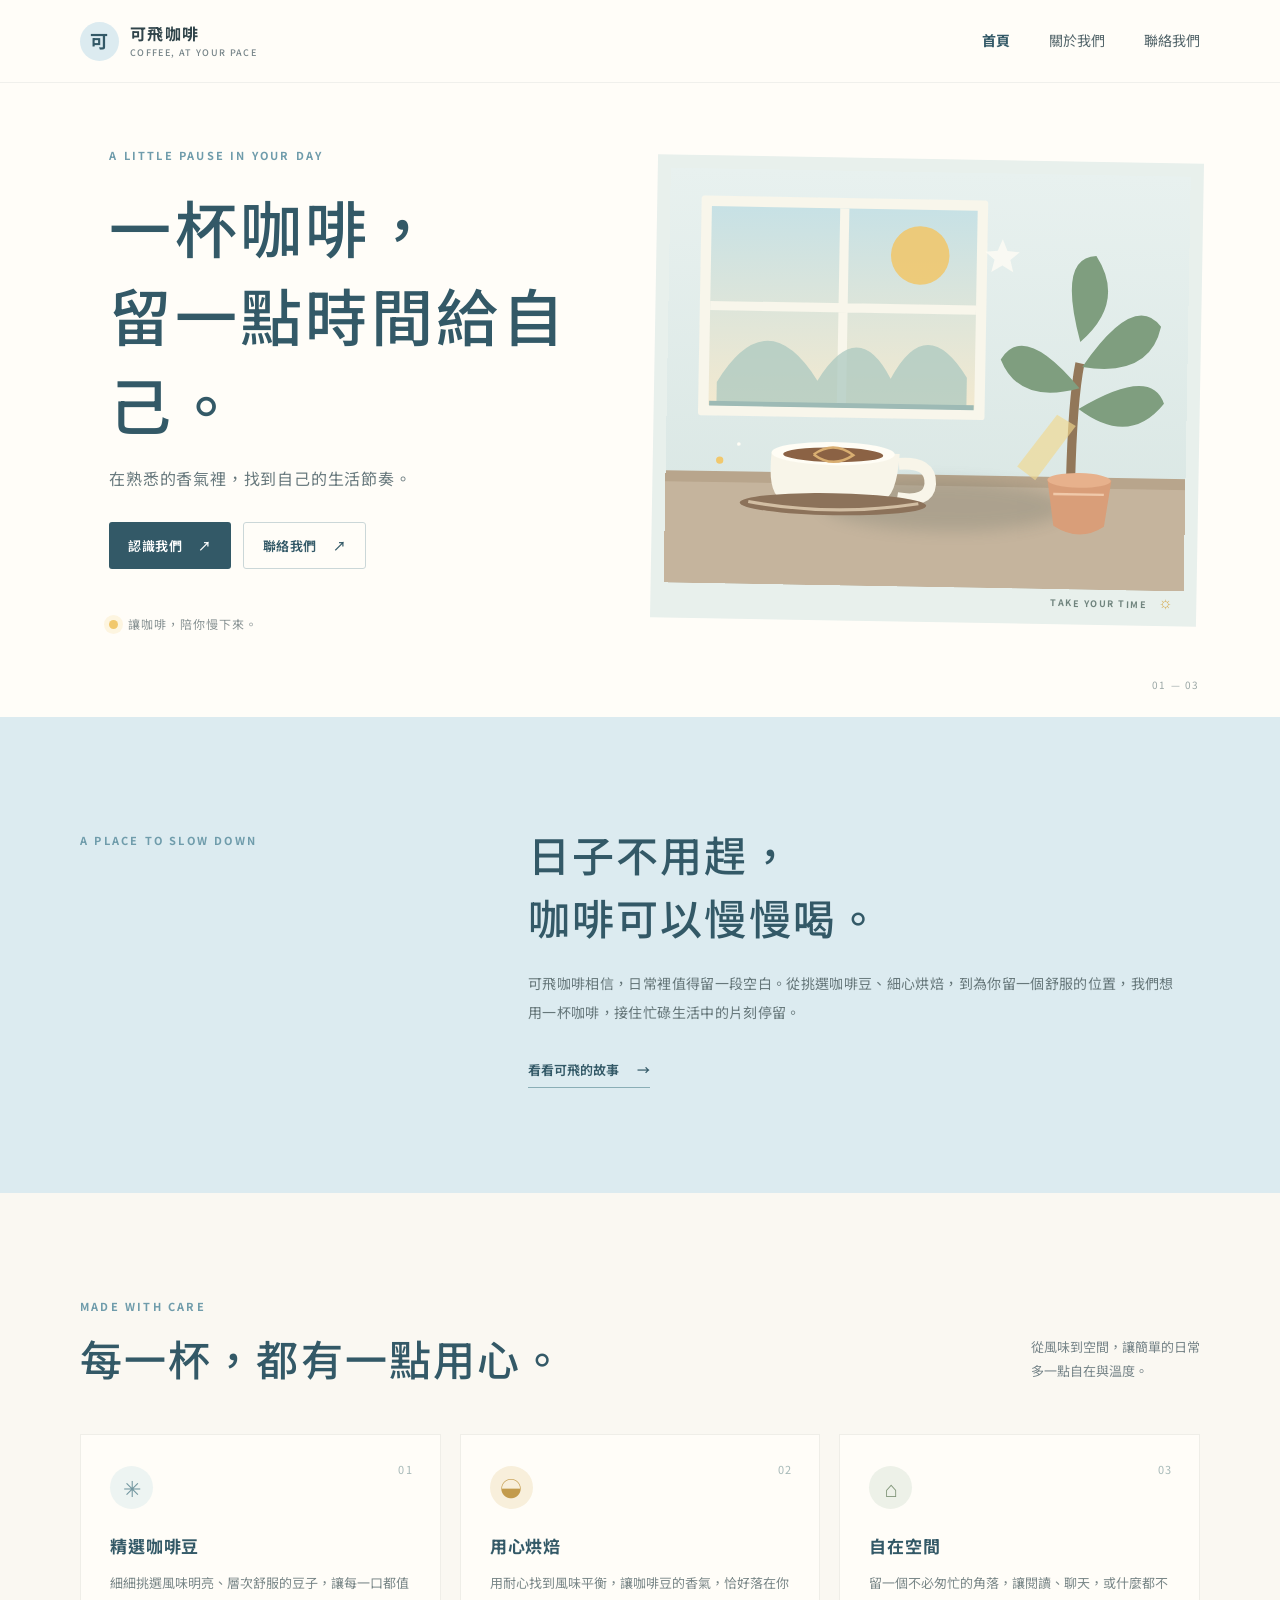
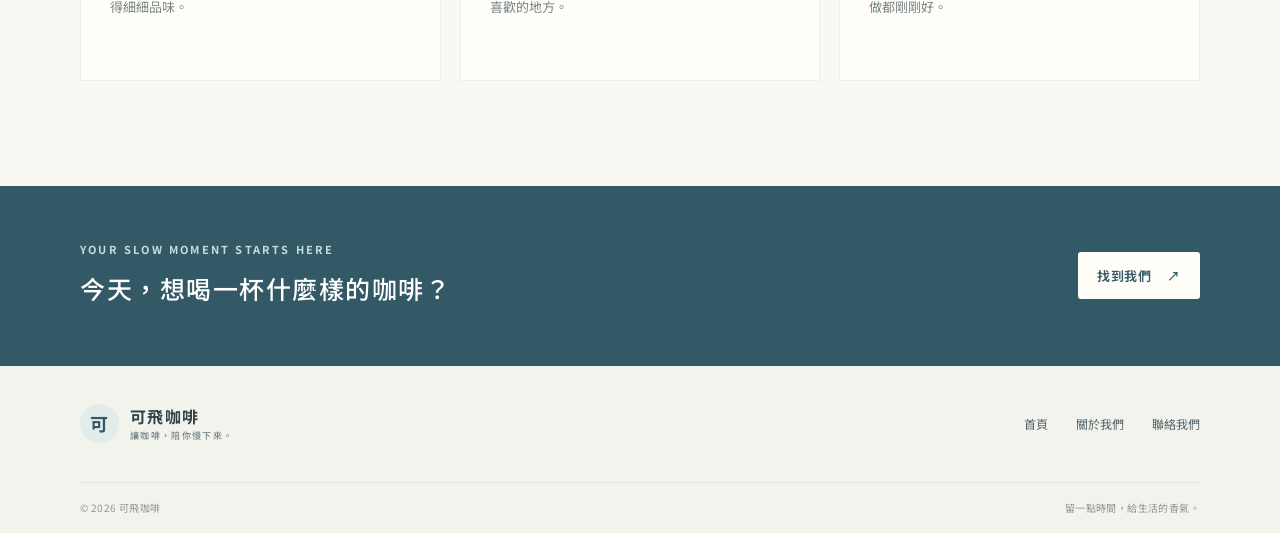
<file: pages/index.html>
<!doctype html>
<html lang="zh-Hant">
<head>
  <meta charset="utf-8">
  <meta name="viewport" content="width=device-width, initial-scale=1">
  <meta name="description" content="可飛咖啡，以一杯咖啡的時間，陪你慢下來。在熟悉的香氣裡，找到自己的生活節奏。">
  <title>可飛咖啡｜讓咖啡，陪你慢下來</title>
  <link rel="stylesheet" href="assets/css/site.css">
  <script src="assets/js/site.js" defer></script>
</head>
<body>
  <a class="skip-link" href="#main">跳至主要內容</a>
  <header class="site-header">
    <div class="container header-inner">
      <a class="brand" href="index.html" aria-label="可飛咖啡首頁"><span class="brand-mark" aria-hidden="true">可</span><span>可飛咖啡<small>COFFEE, AT YOUR PACE</small></span></a>
      <button class="menu-toggle" type="button" aria-expanded="false" aria-controls="site-nav"><span class="menu-icon" aria-hidden="true"></span><span class="sr-only">開啟選單</span></button>
      <nav class="site-nav" id="site-nav" aria-label="主要導覽"><a aria-current="page" href="index.html">首頁</a><a href="about.html">關於我們</a><a href="contact.html">聯絡我們</a></nav>
    </div>
  </header>
  <main id="main">
    <section class="hero container">
      <div class="hero-copy"><p class="eyebrow">A LITTLE PAUSE IN YOUR DAY</p><h1>一杯咖啡，<br>留一點時間給自己。</h1><p class="lead">在熟悉的香氣裡，找到自己的生活節奏。</p><div class="button-row"><a class="button button-primary" href="about.html">認識我們 <span aria-hidden="true">↗</span></a><a class="button button-quiet" href="contact.html">聯絡我們 <span aria-hidden="true">↗</span></a></div><span class="hero-note"><span class="sun-dot" aria-hidden="true"></span>讓咖啡，陪你慢下來。</span></div>
      <div class="hero-art"><img src="assets/images/coffee-corner.svg" alt="窗邊桌上放著一杯咖啡，陽光灑落在室內植物旁" fetchpriority="high"><span class="art-caption">TAKE YOUR TIME <span>☼</span></span></div>
      <span class="hero-number" aria-hidden="true">01 — 03</span>
    </section>
    <section class="intro-section section-pad"><div class="container intro-grid"><p class="eyebrow">A PLACE TO SLOW DOWN</p><div><h2>日子不用趕，<br class="desktop-only">咖啡可以慢慢喝。</h2><p class="body-copy">可飛咖啡相信，日常裡值得留一段空白。從挑選咖啡豆、細心烘焙，到為你留一個舒服的位置，我們想用一杯咖啡，接住忙碌生活中的片刻停留。</p><a class="text-link" href="about.html">看看可飛的故事 <span aria-hidden="true">→</span></a></div></div></section>
    <section class="features-section section-pad"><div class="container"><div class="section-heading"><div><p class="eyebrow">MADE WITH CARE</p><h2>每一杯，都有一點用心。</h2></div><p>從風味到空間，讓簡單的日常<br class="desktop-only">多一點自在與溫度。</p></div><div class="feature-grid"><article class="feature-card"><span class="feature-index">01</span><span class="feature-icon beans" aria-hidden="true">✳</span><h3>精選咖啡豆</h3><p>細細挑選風味明亮、層次舒服的豆子，讓每一口都值得細細品味。</p></article><article class="feature-card"><span class="feature-index">02</span><span class="feature-icon roast" aria-hidden="true">◒</span><h3>用心烘焙</h3><p>用耐心找到風味平衡，讓咖啡豆的香氣，恰好落在你喜歡的地方。</p></article><article class="feature-card"><span class="feature-index">03</span><span class="feature-icon space" aria-hidden="true">⌂</span><h3>自在空間</h3><p>留一個不必匆忙的角落，讓閱讀、聊天，或什麼都不做都剛剛好。</p></article></div></div></section>
    <section class="cta-band"><div class="container cta-inner"><div><p class="eyebrow">YOUR SLOW MOMENT STARTS HERE</p><h2>今天，想喝一杯什麼樣的咖啡？</h2></div><a class="button button-light" href="contact.html">找到我們 <span aria-hidden="true">↗</span></a></div></section>
  </main>
  <footer class="site-footer"><div class="container footer-main"><a class="brand footer-brand" href="index.html"><span class="brand-mark" aria-hidden="true">可</span><span>可飛咖啡<small>讓咖啡，陪你慢下來。</small></span></a><nav class="footer-nav" aria-label="頁尾導覽"><a href="index.html">首頁</a><a href="about.html">關於我們</a><a href="contact.html">聯絡我們</a></nav></div><div class="container footer-bottom"><span>© 2026 可飛咖啡</span><span>留一點時間，給生活的香氣。</span></div></footer>
</body>
</html>
</file>
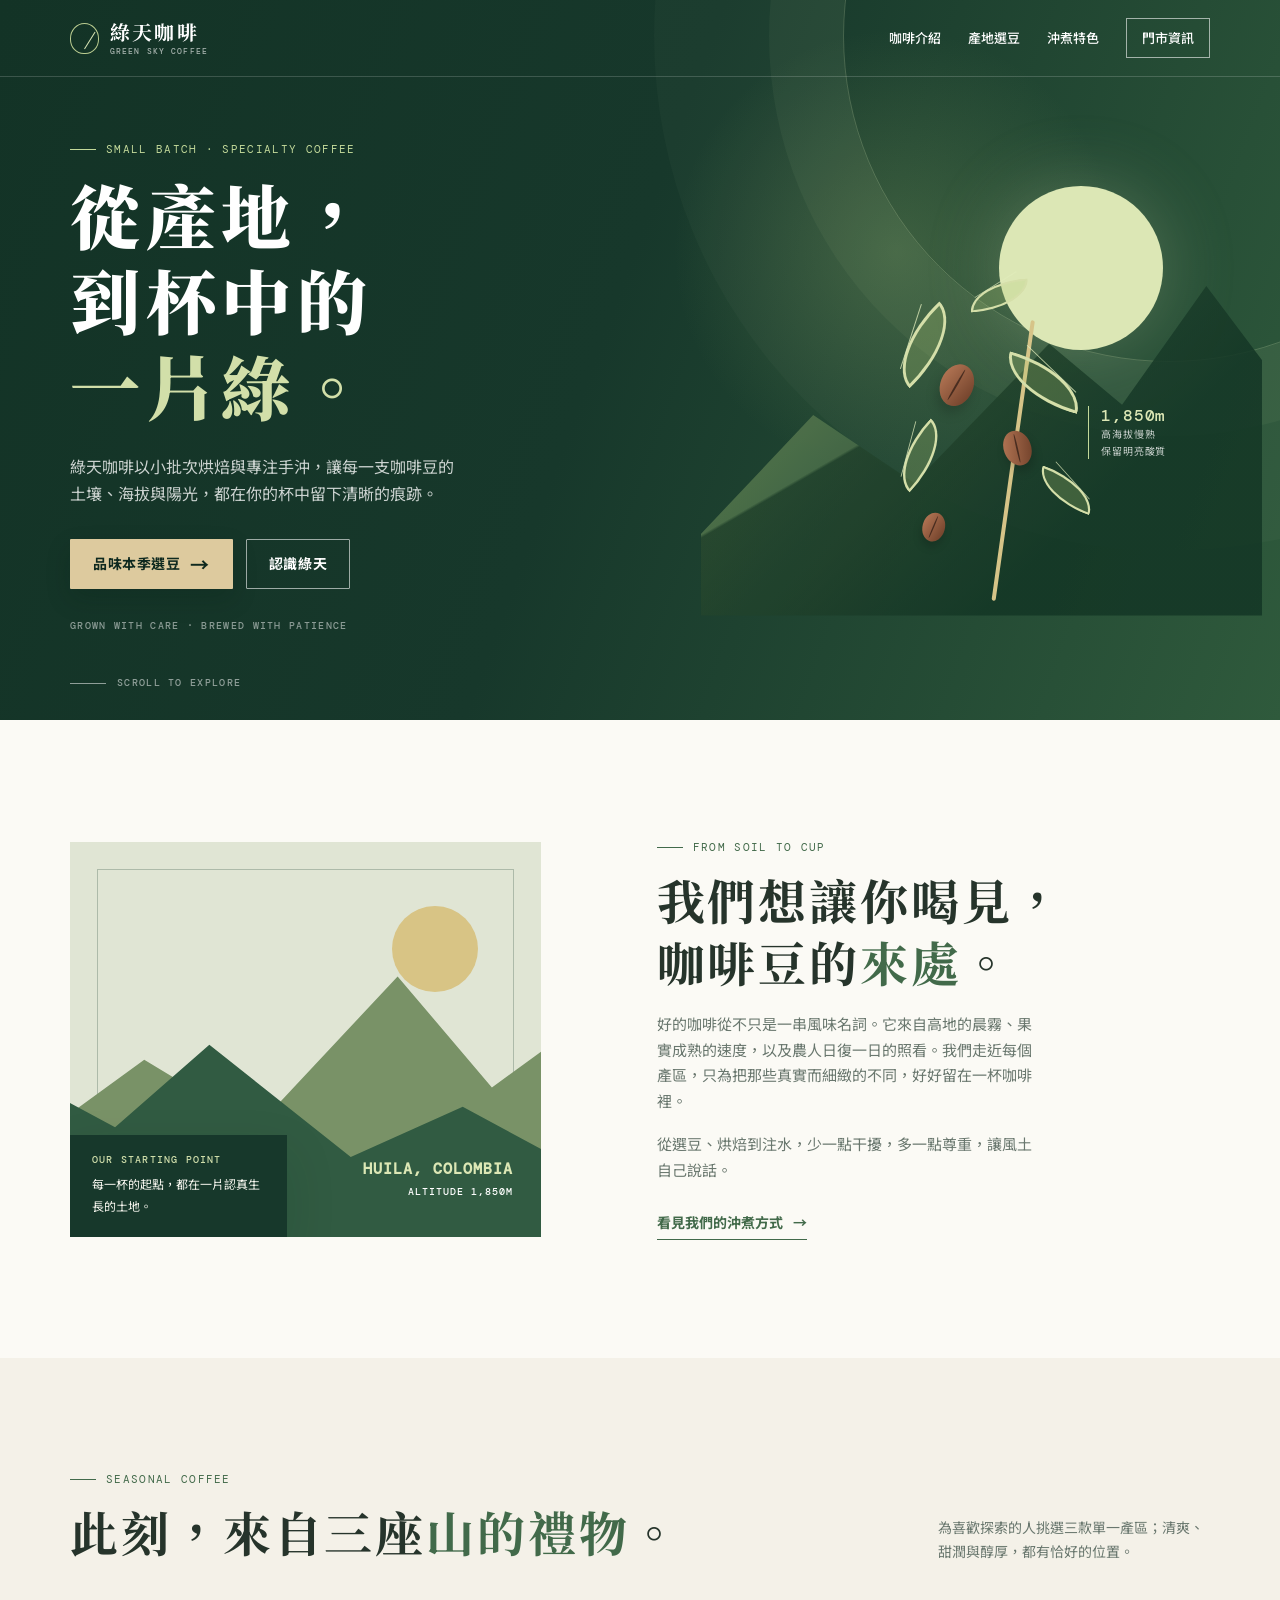
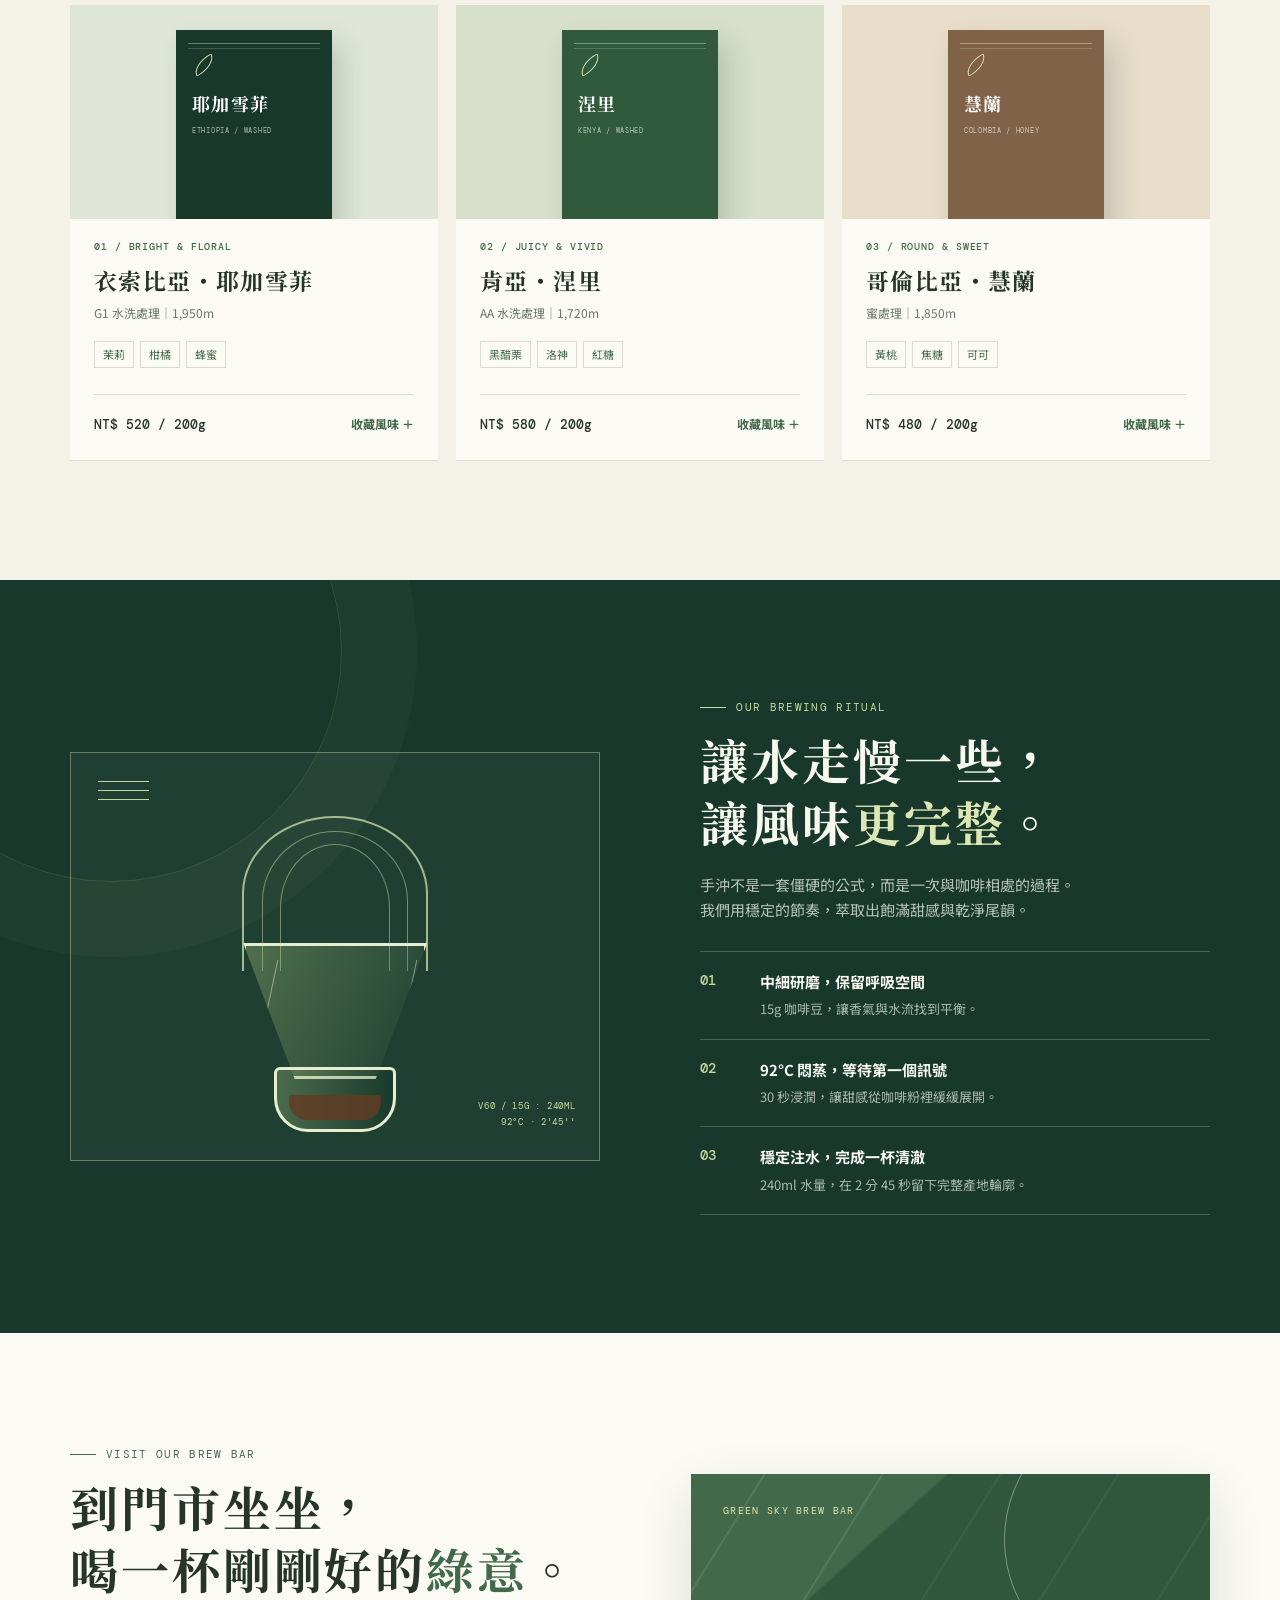
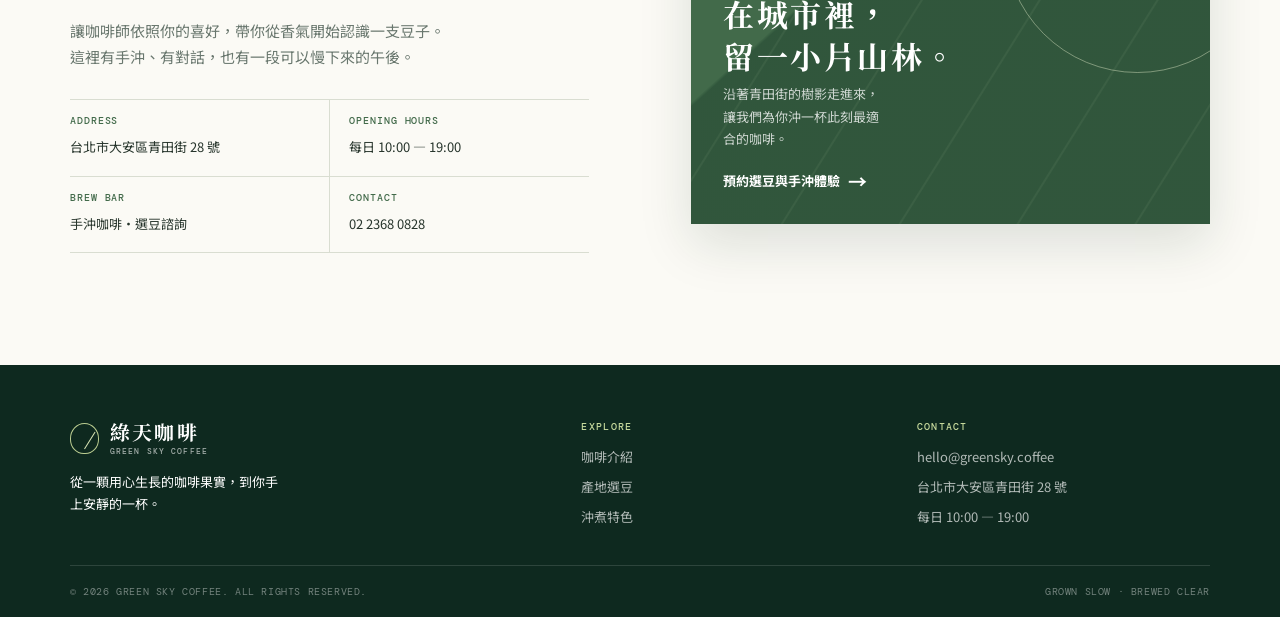
<file: refined/index.html>
<!DOCTYPE html>
<html lang="zh-Hant">
<head>
  <meta charset="UTF-8">
  <meta name="viewport" content="width=device-width, initial-scale=1.0">
  <meta name="description" content="綠天咖啡以小批次烘焙與手沖，讓每一支精品咖啡豆的產地風土清晰抵達杯中。">
  <title>綠天咖啡｜從產地，到杯中的一片綠</title>
  <link rel="preconnect" href="https://fonts.googleapis.com">
  <link rel="preconnect" href="https://fonts.gstatic.com" crossorigin>
  <link href="https://fonts.googleapis.com/css2?family=DM+Mono:wght@400;500&family=Noto+Sans+TC:wght@400;500;600;700&family=Noto+Serif+TC:wght@500;600;700;900&display=swap" rel="stylesheet">
  <style>
    :root {
      --forest: #17382b;
      --deep-forest: #0e291f;
      --moss: #426a4a;
      --leaf: #9aaa72;
      --cream: #f4f1e8;
      --paper: #fbfaf5;
      --oat: #ddca9e;
      --clay: #ad7655;
      --ink: #26342b;
      --muted: #69776e;
      --line: #d9ddd1;
      --shadow: 0 20px 50px rgba(18, 45, 32, .13);
    }

    * { box-sizing: border-box; }
    html { scroll-behavior: smooth; }
    body { margin: 0; background: var(--cream); color: var(--ink); font-family: "Noto Sans TC", sans-serif; line-height: 1.7; -webkit-font-smoothing: antialiased; }
    a { color: inherit; text-decoration: none; }
    button, input { font: inherit; }
    button { cursor: pointer; }
    .container { width: min(1140px, calc(100% - 52px)); margin: 0 auto; }
    .sr-only { position: absolute; width: 1px; height: 1px; overflow: hidden; clip: rect(0,0,0,0); white-space: nowrap; }
    .eyebrow { display: flex; align-items: center; gap: 10px; margin: 0 0 12px; color: var(--moss); font-family: "DM Mono", monospace; font-size: 11px; letter-spacing: .12em; }
    .eyebrow::before { content: ""; width: 26px; height: 1px; background: currentColor; }
    .title { margin: 0; font: 700 clamp(30px, 4vw, 48px)/1.3 "Noto Serif TC", serif; letter-spacing: .06em; }
    .title strong { color: var(--moss); font: inherit; }
    .copy { max-width: 48ch; margin: 18px 0 0; color: var(--muted); font-size: 15px; }
    .button { display: inline-flex; align-items: center; justify-content: center; gap: 10px; min-height: 50px; padding: 12px 22px; border: 1px solid transparent; border-radius: 1px; font-size: 14px; font-weight: 700; letter-spacing: .04em; transition: transform .2s ease, background .2s ease, color .2s ease, border-color .2s ease; }
    .button:hover { transform: translateY(-2px); }
    .button:focus-visible, a:focus-visible, button:focus-visible, input:focus-visible { outline: 3px solid #d3c66b; outline-offset: 3px; }
    .button-main { color: var(--deep-forest); background: var(--oat); box-shadow: 0 10px 24px rgba(7, 27, 18, .18); }
    .button-main:hover { background: #eddaac; }
    .button-light { border-color: rgba(255,255,255,.58); color: #fff; }
    .button-light:hover { background: rgba(255,255,255,.12); }
    .icon-arrow { font-size: 19px; line-height: 1; }

    /* Header */
    .header { position: absolute; z-index: 10; width: 100%; color: #fff; border-bottom: 1px solid rgba(255,255,255,.17); }
    .nav { display: flex; min-height: 76px; align-items: center; justify-content: space-between; }
    .brand { display: flex; align-items: center; gap: 11px; font: 700 20px/1 "Noto Serif TC", serif; letter-spacing: .11em; }
    .brand-symbol { position: relative; width: 29px; height: 31px; border: 1px solid #bbcd91; border-radius: 50% 50% 47% 47%; color: #d9e5b6; }
    .brand-symbol::before { content: ""; position: absolute; top: 5px; left: 13px; width: 1px; height: 20px; background: #d9e5b6; transform: rotate(32deg); transform-origin: bottom; }
    .brand small { display: block; margin-top: 5px; color: rgba(255,255,255,.63); font: 500 8px/1 "DM Mono", monospace; letter-spacing: .14em; }
    .nav-links { display: flex; align-items: center; gap: 27px; font-size: 13px; font-weight: 500; }
    .nav-links a { position: relative; padding: 6px 0; }
    .nav-links a:not(.nav-book)::after { content: ""; position: absolute; right: 0; bottom: 0; left: 0; height: 1px; background: var(--leaf); transform: scaleX(0); transform-origin: right; transition: transform .2s; }
    .nav-links a:not(.nav-book):hover::after { transform: scaleX(1); transform-origin: left; }
    .nav-book { padding: 8px 15px !important; border: 1px solid rgba(255,255,255,.58); }
    .nav-book:hover { color: var(--forest); background: #fff; }
    .menu-button { display: none; width: 40px; height: 40px; border: 0; color: #fff; background: transparent; font-size: 23px; }

    /* Hero */
    .hero { position: relative; min-height: 720px; overflow: hidden; color: #fff; background: var(--forest); }
    .hero::before { content: ""; position: absolute; inset: 0; background: radial-gradient(circle at 70% 35%, rgba(141,170,103,.28), transparent 22%), linear-gradient(110deg, #133326 0%, #17382b 47%, #2f5a3c 100%); }
    .hero::after { content: ""; position: absolute; top: -290px; right: -215px; width: 650px; height: 650px; border: 1px solid rgba(223,235,186,.22); border-radius: 50%; box-shadow: 0 0 0 74px rgba(223,235,186,.045), 0 0 0 189px rgba(223,235,186,.025); }
    .hero-grid { position: relative; z-index: 1; display: grid; grid-template-columns: 1.05fr .95fr; gap: 35px; align-items: center; min-height: 720px; padding: 126px 0 72px; }
    .hero .eyebrow { color: #c3d99a; }
    .hero h1 { max-width: 12ch; margin: 0; font: 900 clamp(43px, 5.5vw, 70px)/1.22 "Noto Serif TC", serif; letter-spacing: .08em; }
    .hero h1 em { color: #d2dfa9; font-style: normal; }
    .hero-lede { max-width: 43ch; margin: 26px 0 31px; color: rgba(255,255,255,.78); font-size: 16px; }
    .hero-actions { display: flex; flex-wrap: wrap; gap: 13px; }
    .hero-signature { margin: 29px 0 0; color: rgba(255,255,255,.5); font: 500 10px/1.6 "DM Mono", monospace; letter-spacing: .13em; }
    .hero-visual { position: relative; height: 453px; }
    .sun-disc { position: absolute; top: 25px; right: 9%; width: 164px; height: 164px; border-radius: 50%; background: #dce7b5; box-shadow: 0 0 72px rgba(220,231,181,.25); }
    .hill { position: absolute; right: -10%; bottom: -2px; width: 107%; height: 75%; clip-path: polygon(0 76%, 20% 41%, 38% 61%, 62% 20%, 75% 38%, 90% 3%, 100% 25%, 100% 100%, 0 100%); background: linear-gradient(136deg, #72905c, #244c36 69%); opacity: .88; }
    .hill::after { content: ""; position: absolute; inset: 0; background: linear-gradient(150deg, transparent 39%, rgba(8,38,25,.55) 39.5% 100%); }
    .coffee-plant { position: absolute; z-index: 2; right: 19%; bottom: 13px; width: 255px; height: 330px; transform: rotate(-4deg); }
    .stem { position: absolute; bottom: 0; left: 125px; width: 4px; height: 283px; border-radius: 4px; background: #d6c488; transform: rotate(12deg); transform-origin: bottom; }
    .leaf { position: absolute; width: 82px; height: 42px; border: 3px solid #d5dfa9; border-radius: 100% 0 100% 0; background: rgba(173,202,117,.26); }
    .leaf::after { content: ""; position: absolute; top: 50%; left: 4px; width: 68px; height: 1px; background: rgba(226,237,189,.78); transform: rotate(-28deg); transform-origin: left; }
    .leaf-a { top: 49px; left: 35px; transform: rotate(-40deg); }
    .leaf-b { top: 95px; right: 22px; transform: rotate(20deg) scaleX(-1); }
    .leaf-c { top: 159px; left: 23px; transform: rotate(-43deg) scale(.84); }
    .leaf-d { top: 204px; right: 7px; transform: rotate(24deg) scaleX(-1) scale(.74); }
    .leaf-e { top: 5px; right: 60px; transform: rotate(0deg) scale(.72); }
    .bean { position: absolute; z-index: 3; width: 33px; height: 43px; border-radius: 50%; background: linear-gradient(110deg, #b87957, #6d3e28); box-shadow: 0 8px 12px rgba(0,0,0,.17); }
    .bean::before { content: ""; position: absolute; top: 4px; bottom: 4px; left: 15px; width: 2px; border-radius: 50%; background: rgba(45,26,19,.72); transform: rotate(8deg); }
    .bean-1 { top: 91px; left: 89px; transform: rotate(26deg); }
    .bean-2 { top: 158px; right: 77px; transform: rotate(-17deg) scale(.83); }
    .bean-3 { top: 231px; left: 56px; transform: rotate(19deg) scale(.68); }
    .origin-tag { position: absolute; z-index: 3; top: 52%; right: -2%; width: 132px; padding-left: 12px; border-left: 1px solid #c3d99a; color: rgba(255,255,255,.76); font-size: 10px; line-height: 1.7; letter-spacing: .08em; }
    .origin-tag b { display: block; color: #dce7b5; font: 500 16px/1.2 "DM Mono", monospace; }
    .scroll-hint { position: absolute; bottom: 22px; left: max(26px, calc((100% - 1140px) / 2)); z-index: 2; display: flex; gap: 11px; align-items: center; color: rgba(255,255,255,.52); font: 500 10px/1 "DM Mono", monospace; letter-spacing: .13em; }
    .scroll-hint::before { content: ""; width: 36px; height: 1px; background: currentColor; }

    /* Story */
    .story { padding: 118px 0; background: var(--paper); }
    .story-grid { display: grid; grid-template-columns: .92fr 1.08fr; gap: clamp(46px, 9vw, 120px); align-items: center; }
    .origin-window { position: relative; min-height: 395px; overflow: hidden; background: #e0e5d4; }
    .origin-window::before { content: ""; position: absolute; inset: 27px; border: 1px solid rgba(23,56,43,.25); }
    .origin-sun { position: absolute; top: 64px; right: 63px; width: 86px; height: 86px; border-radius: 50%; background: #d8c485; }
    .origin-hill-one, .origin-hill-two { position: absolute; right: -12%; bottom: -2%; left: -13%; clip-path: polygon(0 72%, 23% 40%, 42% 62%, 66% 13%, 82% 49%, 100% 24%, 100% 100%, 0 100%); }
    .origin-hill-one { height: 78%; background: #799267; }
    .origin-hill-two { height: 58%; background: #315b42; transform: scaleX(-1); }
    .origin-label { position: absolute; z-index: 2; right: 28px; bottom: 27px; color: #fff; font: 500 10px/1.7 "DM Mono", monospace; letter-spacing: .1em; text-align: right; }
    .origin-label b { display: block; color: #dce7b5; font-size: 15px; }
    .story-note { position: absolute; z-index: 3; bottom: 0; left: 0; width: 217px; padding: 20px 22px; color: #f9f8f1; background: var(--forest); box-shadow: var(--shadow); }
    .story-note b { display: block; margin-bottom: 8px; color: #cfddaa; font: 500 10px/1 "DM Mono", monospace; letter-spacing: .12em; }
    .story-note p { margin: 0; font-size: 12px; line-height: 1.8; }
    .story-link { display: inline-flex; gap: 10px; margin-top: 29px; padding-bottom: 4px; border-bottom: 1px solid var(--moss); color: var(--moss); font-size: 14px; font-weight: 700; }

    /* Selection */
    .selection { padding: 112px 0 120px; background: var(--cream); }
    .section-head { display: flex; align-items: end; justify-content: space-between; gap: 30px; margin-bottom: 42px; }
    .section-head .copy { max-width: 34ch; margin: 0; font-size: 14px; }
    .coffee-grid { display: grid; grid-template-columns: repeat(3, 1fr); gap: 18px; }
    .coffee-card { display: flex; flex-direction: column; min-height: 455px; background: var(--paper); box-shadow: 0 1px 0 var(--line); transition: transform .25s ease, box-shadow .25s ease; }
    .coffee-card:hover { transform: translateY(-6px); box-shadow: var(--shadow); }
    .bag-visual { position: relative; height: 214px; overflow: hidden; background: #dfe6d7; }
    .coffee-card:nth-child(2) .bag-visual { background: #d7dfca; }
    .coffee-card:nth-child(3) .bag-visual { background: #e7ddc9; }
    .bag { position: absolute; right: 50%; bottom: -10px; width: 156px; height: 199px; padding: 28px 16px; color: #fff; background: var(--forest); box-shadow: 10px 14px 25px rgba(20,50,36,.17); transform: translateX(50%); }
    .coffee-card:nth-child(2) .bag { background: #315a3d; }
    .coffee-card:nth-child(3) .bag { background: #806248; }
    .bag::before { content: ""; position: absolute; top: 13px; right: 12px; left: 12px; height: 1px; background: rgba(255,255,255,.35); box-shadow: 0 5px 0 rgba(255,255,255,.18); }
    .bag .mini-leaf { display: block; width: 24px; height: 14px; margin-bottom: 19px; border: 1px solid #dce7b5; border-radius: 100% 0; transform: rotate(-28deg); }
    .bag .bag-name { position: relative; z-index: 1; font: 700 18px/1.3 "Noto Serif TC", serif; letter-spacing: .07em; }
    .bag .bag-origin { display: block; margin-top: 7px; color: rgba(255,255,255,.65); font: 400 7px/1.4 "DM Mono", monospace; letter-spacing: .1em; }
    .card-body { display: flex; flex: 1; flex-direction: column; padding: 23px 24px 22px; }
    .card-index { color: var(--moss); font: 500 10px/1 "DM Mono", monospace; letter-spacing: .09em; }
    .card-body h3 { margin: 13px 0 5px; font: 700 23px/1.4 "Noto Serif TC", serif; letter-spacing: .06em; }
    .card-origin { margin: 0; color: var(--muted); font-size: 12px; }
    .flavour { display: flex; flex-wrap: wrap; gap: 6px; margin: 18px 0 auto; }
    .flavour span { padding: 3px 8px; border: 1px solid var(--line); color: var(--moss); font-size: 11px; }
    .card-footer { display: flex; align-items: center; justify-content: space-between; gap: 12px; margin-top: 20px; padding-top: 15px; border-top: 1px solid var(--line); }
    .price { font: 500 13px/1 "DM Mono", monospace; }
    .save-button { padding: 4px 0; border: 0; color: var(--moss); background: transparent; font-size: 12px; font-weight: 700; }
    .save-button:hover { color: var(--clay); }

    /* Brew */
    .brew { position: relative; overflow: hidden; padding: 118px 0; color: #f8f8ef; background: var(--forest); }
    .brew::before { content: ""; position: absolute; top: -160px; left: -120px; width: 460px; height: 460px; border: 1px solid rgba(211,227,166,.14); border-radius: 50%; box-shadow: 0 0 0 75px rgba(211,227,166,.035); }
    .brew-grid { position: relative; z-index: 1; display: grid; grid-template-columns: 1.02fr .98fr; gap: clamp(45px, 8vw, 100px); align-items: center; }
    .brew .eyebrow { color: #c6d99c; }
    .brew .title strong { color: #dce7b5; }
    .brew .copy { color: rgba(255,255,255,.69); }
    .brew-drawing { position: relative; min-height: 409px; border: 1px solid rgba(220,231,181,.38); background: rgba(255,255,255,.035); }
    .brew-drawing::before { content: ""; position: absolute; top: 28px; left: 27px; width: 51px; height: 1px; background: #c6d99c; box-shadow: 0 9px 0 #c6d99c, 0 18px 0 #c6d99c; }
    .water-lines { position: absolute; top: 63px; left: 50%; width: 186px; height: 155px; border: 2px solid rgba(210,228,174,.75); border-bottom: 0; border-radius: 50% 50% 0 0; transform: translateX(-50%); }
    .water-lines::before, .water-lines::after { content: ""; position: absolute; top: 13px; right: 18px; bottom: 0; left: 18px; border: 1px solid rgba(210,228,174,.48); border-bottom: 0; border-radius: 50% 50% 0 0; }
    .water-lines::after { top: 26px; right: 36px; left: 36px; }
    .dripper { position: absolute; bottom: 81px; left: 50%; width: 184px; height: 136px; border: 3px solid #e6edd0; background: linear-gradient(115deg, rgba(173,203,129,.34), rgba(30,74,48,.14)); clip-path: polygon(0 0,100% 0,72% 100%,28% 100%); transform: translateX(-50%); }
    .dripper::before { content: ""; position: absolute; top: 14px; right: 19px; bottom: 0; left: 19px; border-left: 1px solid rgba(230,237,208,.5); border-right: 1px solid rgba(230,237,208,.5); transform: skewX(-12deg); }
    .server { position: absolute; bottom: 28px; left: 50%; width: 122px; height: 65px; border: 3px solid #e6edd0; border-radius: 6px 6px 34px 34px; background: linear-gradient(90deg, rgba(160,192,130,.34), rgba(9,41,27,.24)); transform: translateX(-50%); }
    .server::after { content: ""; position: absolute; right: 12px; bottom: 9px; left: 12px; height: 25px; border-radius: 2px 2px 18px 18px; background: rgba(100,59,35,.8); }
    .brew-caption { position: absolute; right: 24px; bottom: 21px; color: #c6d99c; font: 400 9px/1.8 "DM Mono", monospace; letter-spacing: .08em; text-align: right; }
    .method-list { display: grid; gap: 0; margin: 28px 0 0; padding: 0; list-style: none; }
    .method-list li { display: grid; grid-template-columns: 45px 1fr; gap: 15px; padding: 17px 0; border-top: 1px solid rgba(220,231,181,.25); }
    .method-list li:last-child { border-bottom: 1px solid rgba(220,231,181,.25); }
    .method-no { color: #c6d99c; font: 500 14px/1.7 "DM Mono", monospace; }
    .method-text b { display: block; font-size: 15px; }
    .method-text span { color: rgba(255,255,255,.64); font-size: 13px; }

    /* Visit */
    .visit { padding: 112px 0; background: var(--paper); }
    .visit-grid { display: grid; grid-template-columns: 1fr 1fr; gap: clamp(42px, 8vw, 105px); align-items: center; }
    .store-card { position: relative; min-height: 350px; overflow: hidden; color: #fff; background: var(--moss); box-shadow: var(--shadow); }
    .store-card::before { content: ""; position: absolute; inset: 0; opacity: .68; background: linear-gradient(138deg, transparent 28%, rgba(11,45,30,.46) 28.5% 100%), repeating-linear-gradient(122deg, transparent 0 61px, rgba(224,235,195,.18) 62px 63px, transparent 64px 100px); }
    .store-card::after { content: ""; position: absolute; top: -68px; right: -61px; width: 265px; height: 265px; border: 1px solid rgba(227,237,203,.44); border-radius: 50%; }
    .store-inner { position: relative; z-index: 1; display: flex; min-height: 350px; flex-direction: column; padding: 32px; }
    .store-kicker { margin: 0; color: #dce7b5; font: 400 10px/1 "DM Mono", monospace; letter-spacing: .13em; }
    .store-inner h3 { margin: auto 0 7px; font: 700 31px/1.35 "Noto Serif TC", serif; letter-spacing: .08em; }
    .store-inner p:not(.store-kicker) { max-width: 23ch; margin: 0; color: rgba(255,255,255,.76); font-size: 13px; }
    .store-link { display: inline-flex; align-items: center; gap: 8px; margin-top: 20px; color: #fff; font-size: 13px; font-weight: 700; }
    .details { display: grid; grid-template-columns: repeat(2, 1fr); gap: 0; margin: 30px 0 0; }
    .detail { padding: 16px 0; border-top: 1px solid var(--line); }
    .detail:nth-last-child(-n+2) { border-bottom: 1px solid var(--line); }
    .detail:nth-child(odd) { padding-right: 19px; }
    .detail:nth-child(even) { padding-left: 19px; border-left: 1px solid var(--line); }
    .detail b { display: block; margin-bottom: 6px; color: var(--moss); font: 500 10px/1 "DM Mono", monospace; letter-spacing: .09em; }
    .detail span { font-size: 13px; }

    /* Footer and small UI */
    footer { color: rgba(255,255,255,.68); background: var(--deep-forest); }
    .footer-grid { display: grid; grid-template-columns: 1.6fr 1fr 1fr; gap: 42px; padding: 57px 0 37px; }
    .footer-brand { color: #fff; }
    .footer-brand p { max-width: 30ch; margin: 16px 0 0; font-size: 13px; }
    .footer-heading { margin: 0 0 14px; color: #c6d99c; font: 500 10px/1 "DM Mono", monospace; letter-spacing: .13em; }
    .footer-list { margin: 0; padding: 0; list-style: none; font-size: 13px; }
    .footer-list li + li { margin-top: 8px; }
    .footer-list a:hover { color: #fff; }
    .footer-bottom { display: flex; justify-content: space-between; gap: 20px; padding: 18px 0; border-top: 1px solid rgba(255,255,255,.13); color: rgba(255,255,255,.42); font: 400 10px/1.5 "DM Mono", monospace; letter-spacing: .06em; }
    .toast { position: fixed; right: 22px; bottom: 22px; z-index: 30; max-width: min(340px, calc(100% - 44px)); padding: 13px 17px; border-left: 3px solid var(--oat); color: #fff; background: var(--deep-forest); box-shadow: var(--shadow); font-size: 13px; opacity: 0; pointer-events: none; transform: translateY(12px); transition: opacity .23s ease, transform .23s ease; }
    .toast.show { opacity: 1; transform: translateY(0); }
    .reveal { opacity: 0; transform: translateY(18px); transition: opacity .65s ease, transform .65s ease; }
    .reveal.in { opacity: 1; transform: translateY(0); }

    @media (max-width: 840px) {
      .nav { min-height: 68px; }
      .menu-button { display: block; }
      .nav-links { position: absolute; top: 68px; right: 0; left: 0; display: grid; gap: 0; max-height: 0; overflow: hidden; background: #112f23; transition: max-height .28s ease; }
      .nav-links.open { max-height: 300px; border-top: 1px solid rgba(255,255,255,.14); }
      .nav-links a { padding: 13px 26px; border-bottom: 1px solid rgba(255,255,255,.1); }
      .nav-links .nav-book { margin: 10px 26px; text-align: center; }
      .hero, .hero-grid { min-height: 725px; }
      .hero-grid { grid-template-columns: 1fr; padding-top: 110px; }
      .hero-visual { height: 280px; margin-top: -40px; }
      .sun-disc { top: 8px; right: 14%; width: 118px; height: 118px; }
      .hill { width: 86%; height: 97%; }
      .coffee-plant { right: 16%; bottom: -24px; transform: scale(.75) rotate(-4deg); transform-origin: bottom right; }
      .origin-tag { top: 45%; right: 1%; }
      .story-grid, .brew-grid, .visit-grid { grid-template-columns: 1fr; }
      .origin-window { max-width: 560px; width: 100%; }
      .coffee-grid { grid-template-columns: repeat(2, 1fr); }
      .coffee-card:last-child { grid-column: span 2; }
      .footer-grid { grid-template-columns: 1.4fr 1fr; }
      .footer-brand { grid-column: span 2; }
    }

    @media (max-width: 570px) {
      .container { width: min(100% - 34px, 1140px); }
      .hero, .hero-grid { min-height: 680px; }
      .hero-grid { padding-top: 99px; padding-bottom: 44px; }
      .hero h1 { font-size: 40px; }
      .hero-lede { margin: 19px 0 23px; font-size: 14px; }
      .hero-visual { height: 238px; }
      .origin-tag { display: none; }
      .scroll-hint { bottom: 12px; left: 17px; }
      .story, .selection, .brew, .visit { padding: 76px 0; }
      .origin-window { min-height: 335px; }
      .story-note { width: 190px; padding: 16px; }
      .section-head { display: block; }
      .section-head .copy { margin-top: 15px; }
      .coffee-grid { grid-template-columns: 1fr; }
      .coffee-card:last-child { grid-column: auto; }
      .brew-drawing { min-height: 325px; }
      .water-lines { transform: translateX(-50%) scale(.82); transform-origin: top; }
      .dripper { transform: translateX(-50%) scale(.8); transform-origin: bottom; }
      .server { transform: translateX(-50%) scale(.8); transform-origin: bottom; }
      .details { grid-template-columns: 1fr; }
      .detail, .detail:nth-last-child(-n+2) { border-bottom: 0; }
      .detail:first-child { border-top: 1px solid var(--line); }
      .detail:last-child { border-bottom: 1px solid var(--line); }
      .detail:nth-child(even) { padding-left: 0; border-left: 0; }
      .footer-grid { grid-template-columns: 1fr; gap: 30px; }
      .footer-brand { grid-column: auto; }
      .footer-bottom { display: block; }
      .footer-bottom span + span { display: block; margin-top: 6px; }
    }

    @media (prefers-reduced-motion: reduce) {
      html { scroll-behavior: auto; }
      *, *::before, *::after { transition-duration: .01ms !important; animation-duration: .01ms !important; }
      .reveal { opacity: 1; transform: none; }
    }
  </style>
</head>
<body>
  <header class="header" id="top">
    <nav class="nav container" aria-label="主要導覽">
      <a class="brand" href="#top" aria-label="回到綠天咖啡首頁"><span class="brand-symbol" aria-hidden="true"></span><span>綠天咖啡<small>GREEN SKY COFFEE</small></span></a>
      <button class="menu-button" type="button" aria-label="開啟導覽選單" aria-expanded="false" aria-controls="navLinks">☰</button>
      <div class="nav-links" id="navLinks">
        <a href="#story">咖啡介紹</a>
        <a href="#selection">產地選豆</a>
        <a href="#brew">沖煮特色</a>
        <a class="nav-book" href="#visit">門市資訊</a>
      </div>
    </nav>
  </header>

  <main>
    <section class="hero" aria-labelledby="heroTitle">
      <div class="hero-grid container">
        <div class="reveal">
          <p class="eyebrow">SMALL BATCH · SPECIALTY COFFEE</p>
          <h1 id="heroTitle">從產地，<br>到杯中的<br><em>一片綠。</em></h1>
          <p class="hero-lede">綠天咖啡以小批次烘焙與專注手沖，讓每一支咖啡豆的土壤、海拔與陽光，都在你的杯中留下清晰的痕跡。</p>
          <div class="hero-actions"><a class="button button-main" href="#selection">品味本季選豆 <span class="icon-arrow">→</span></a><a class="button button-light" href="#story">認識綠天</a></div>
          <p class="hero-signature">GROWN WITH CARE · BREWED WITH PATIENCE</p>
        </div>
        <div class="hero-visual" aria-hidden="true">
          <div class="sun-disc"></div><div class="hill"></div>
          <div class="coffee-plant"><span class="stem"></span><span class="leaf leaf-a"></span><span class="leaf leaf-b"></span><span class="leaf leaf-c"></span><span class="leaf leaf-d"></span><span class="leaf leaf-e"></span><span class="bean bean-1"></span><span class="bean bean-2"></span><span class="bean bean-3"></span></div>
          <p class="origin-tag"><b>1,850m</b>高海拔慢熟<br>保留明亮酸質</p>
        </div>
      </div>
      <p class="scroll-hint">SCROLL TO EXPLORE</p>
    </section>

    <section class="story" id="story" aria-labelledby="storyTitle">
      <div class="story-grid container">
        <div class="origin-window reveal" aria-hidden="true"><div class="origin-sun"></div><div class="origin-hill-one"></div><div class="origin-hill-two"></div><p class="origin-label"><b>HUILA, COLOMBIA</b>ALTITUDE 1,850M</p><div class="story-note"><b>OUR STARTING POINT</b><p>每一杯的起點，都在一片認真生長的土地。</p></div></div>
        <div class="reveal">
          <p class="eyebrow">FROM SOIL TO CUP</p>
          <h2 class="title" id="storyTitle">我們想讓你喝見，<br>咖啡豆的<strong>來處</strong>。</h2>
          <p class="copy">好的咖啡從不只是一串風味名詞。它來自高地的晨霧、果實成熟的速度，以及農人日復一日的照看。我們走近每個產區，只為把那些真實而細緻的不同，好好留在一杯咖啡裡。</p>
          <p class="copy">從選豆、烘焙到注水，少一點干擾，多一點尊重，讓風土自己說話。</p>
          <a class="story-link" href="#brew">看見我們的沖煮方式 <span>→</span></a>
        </div>
      </div>
    </section>

    <section class="selection" id="selection" aria-labelledby="selectionTitle">
      <div class="container">
        <div class="section-head reveal"><div><p class="eyebrow">SEASONAL COFFEE</p><h2 class="title" id="selectionTitle">此刻，來自三座<strong>山的禮物</strong>。</h2></div><p class="copy">為喜歡探索的人挑選三款單一產區；清爽、甜潤與醇厚，都有恰好的位置。</p></div>
        <div class="coffee-grid">
          <article class="coffee-card reveal">
            <div class="bag-visual" aria-hidden="true"><div class="bag"><span class="mini-leaf"></span><b class="bag-name">耶加雪菲</b><span class="bag-origin">ETHIOPIA / WASHED</span></div></div>
            <div class="card-body"><span class="card-index">01 / BRIGHT &amp; FLORAL</span><h3>衣索比亞・耶加雪菲</h3><p class="card-origin">G1 水洗處理｜1,950m</p><div class="flavour"><span>茉莉</span><span>柑橘</span><span>蜂蜜</span></div><div class="card-footer"><span class="price">NT$ 520 / 200g</span><button class="save-button" type="button" data-coffee="衣索比亞・耶加雪菲">收藏風味 ＋</button></div></div>
          </article>
          <article class="coffee-card reveal">
            <div class="bag-visual" aria-hidden="true"><div class="bag"><span class="mini-leaf"></span><b class="bag-name">涅里</b><span class="bag-origin">KENYA / WASHED</span></div></div>
            <div class="card-body"><span class="card-index">02 / JUICY &amp; VIVID</span><h3>肯亞・涅里</h3><p class="card-origin">AA 水洗處理｜1,720m</p><div class="flavour"><span>黑醋栗</span><span>洛神</span><span>紅糖</span></div><div class="card-footer"><span class="price">NT$ 580 / 200g</span><button class="save-button" type="button" data-coffee="肯亞・涅里">收藏風味 ＋</button></div></div>
          </article>
          <article class="coffee-card reveal">
            <div class="bag-visual" aria-hidden="true"><div class="bag"><span class="mini-leaf"></span><b class="bag-name">慧蘭</b><span class="bag-origin">COLOMBIA / HONEY</span></div></div>
            <div class="card-body"><span class="card-index">03 / ROUND &amp; SWEET</span><h3>哥倫比亞・慧蘭</h3><p class="card-origin">蜜處理｜1,850m</p><div class="flavour"><span>黃桃</span><span>焦糖</span><span>可可</span></div><div class="card-footer"><span class="price">NT$ 480 / 200g</span><button class="save-button" type="button" data-coffee="哥倫比亞・慧蘭">收藏風味 ＋</button></div></div>
          </article>
        </div>
      </div>
    </section>

    <section class="brew" id="brew" aria-labelledby="brewTitle">
      <div class="brew-grid container">
        <div class="brew-drawing reveal" aria-hidden="true"><div class="water-lines"></div><div class="dripper"></div><div class="server"></div><p class="brew-caption">V60 / 15G : 240ML<br>92°C · 2'45''</p></div>
        <div class="reveal">
          <p class="eyebrow">OUR BREWING RITUAL</p>
          <h2 class="title" id="brewTitle">讓水走慢一些，<br>讓風味<strong>更完整</strong>。</h2>
          <p class="copy">手沖不是一套僵硬的公式，而是一次與咖啡相處的過程。我們用穩定的節奏，萃取出飽滿甜感與乾淨尾韻。</p>
          <ol class="method-list">
            <li><span class="method-no">01</span><span class="method-text"><b>中細研磨，保留呼吸空間</b><span>15g 咖啡豆，讓香氣與水流找到平衡。</span></span></li>
            <li><span class="method-no">02</span><span class="method-text"><b>92°C 悶蒸，等待第一個訊號</b><span>30 秒浸潤，讓甜感從咖啡粉裡緩緩展開。</span></span></li>
            <li><span class="method-no">03</span><span class="method-text"><b>穩定注水，完成一杯清澈</b><span>240ml 水量，在 2 分 45 秒留下完整產地輪廓。</span></span></li>
          </ol>
        </div>
      </div>
    </section>

    <section class="visit" id="visit" aria-labelledby="visitTitle">
      <div class="visit-grid container">
        <div class="reveal"><p class="eyebrow">VISIT OUR BREW BAR</p><h2 class="title" id="visitTitle">到門市坐坐，<br>喝一杯剛剛好的<strong>綠意</strong>。</h2><p class="copy">讓咖啡師依照你的喜好，帶你從香氣開始認識一支豆子。這裡有手沖、有對話，也有一段可以慢下來的午後。</p><div class="details"><div class="detail"><b>ADDRESS</b><span>台北市大安區青田街 28 號</span></div><div class="detail"><b>OPENING HOURS</b><span>每日 10:00 — 19:00</span></div><div class="detail"><b>BREW BAR</b><span>手沖咖啡・選豆諮詢</span></div><div class="detail"><b>CONTACT</b><span>02 2368 0828</span></div></div></div>
        <aside class="store-card reveal" aria-label="綠天咖啡門市資訊卡"><div class="store-inner"><p class="store-kicker">GREEN SKY BREW BAR</p><h3>在城市裡，<br>留一小片山林。</h3><p>沿著青田街的樹影走進來，讓我們為你沖一杯此刻最適合的咖啡。</p><a class="store-link" href="mailto:hello@greensky.coffee">預約選豆與手沖體驗 <span class="icon-arrow">→</span></a></div></aside>
      </div>
    </section>
  </main>

  <footer>
    <div class="footer-grid container">
      <div class="footer-brand"><a class="brand" href="#top"><span class="brand-symbol" aria-hidden="true"></span><span>綠天咖啡<small>GREEN SKY COFFEE</small></span></a><p>從一顆用心生長的咖啡果實，到你手上安靜的一杯。</p></div>
      <div><p class="footer-heading">EXPLORE</p><ul class="footer-list"><li><a href="#story">咖啡介紹</a></li><li><a href="#selection">產地選豆</a></li><li><a href="#brew">沖煮特色</a></li></ul></div>
      <div><p class="footer-heading">CONTACT</p><ul class="footer-list"><li><a href="mailto:hello@greensky.coffee">hello@greensky.coffee</a></li><li>台北市大安區青田街 28 號</li><li>每日 10:00 — 19:00</li></ul></div>
    </div>
    <div class="footer-bottom container"><span>© 2026 GREEN SKY COFFEE. ALL RIGHTS RESERVED.</span><span>GROWN SLOW · BREWED CLEAR</span></div>
  </footer>

  <div class="toast" id="toast" role="status" aria-live="polite"></div>
  <script>
    const menuButton = document.querySelector('.menu-button');
    const navLinks = document.getElementById('navLinks');
    menuButton.addEventListener('click', () => {
      const opened = navLinks.classList.toggle('open');
      menuButton.setAttribute('aria-expanded', String(opened));
      menuButton.setAttribute('aria-label', opened ? '關閉導覽選單' : '開啟導覽選單');
      menuButton.textContent = opened ? '×' : '☰';
    });
    navLinks.querySelectorAll('a').forEach(link => link.addEventListener('click', () => {
      navLinks.classList.remove('open');
      menuButton.setAttribute('aria-expanded', 'false');
      menuButton.setAttribute('aria-label', '開啟導覽選單');
      menuButton.textContent = '☰';
    }));

    const toast = document.getElementById('toast');
    let toastTimer;
    function showToast(message) {
      window.clearTimeout(toastTimer);
      toast.textContent = message;
      toast.classList.add('show');
      toastTimer = window.setTimeout(() => toast.classList.remove('show'), 2600);
    }
    document.querySelectorAll('[data-coffee]').forEach(button => button.addEventListener('click', () => {
      showToast(`已收藏「${button.dataset.coffee}」，下次來門市時可以問問它。`);
    }));

    const reducedMotion = window.matchMedia('(prefers-reduced-motion: reduce)').matches;
    const revealItems = document.querySelectorAll('.reveal');
    if (reducedMotion || !('IntersectionObserver' in window)) {
      revealItems.forEach(element => element.classList.add('in'));
    } else {
      const observer = new IntersectionObserver(entries => {
        entries.forEach(entry => {
          if (entry.isIntersecting) {
            entry.target.classList.add('in');
            observer.unobserve(entry.target);
          }
        });
      }, { threshold: .12 });
      revealItems.forEach(element => observer.observe(element));
    }
  </script>
</body>
</html>
</file>
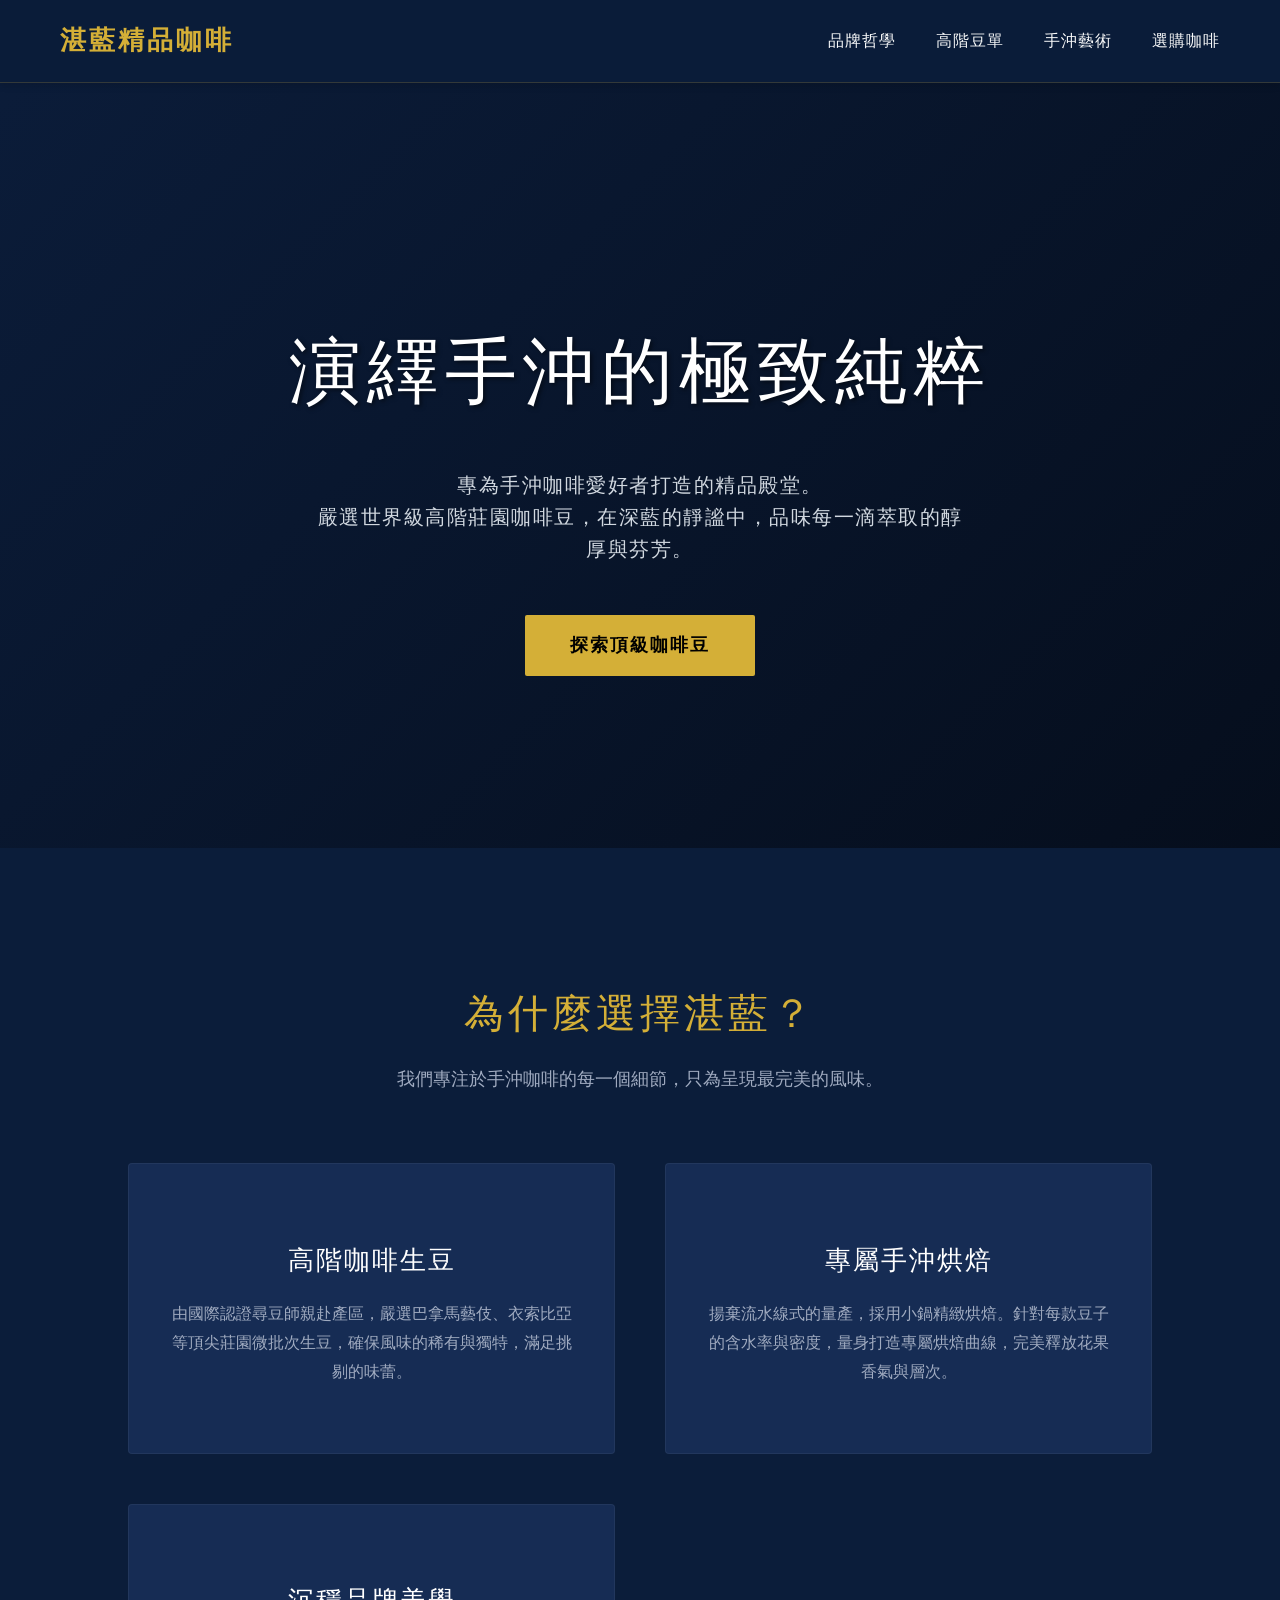
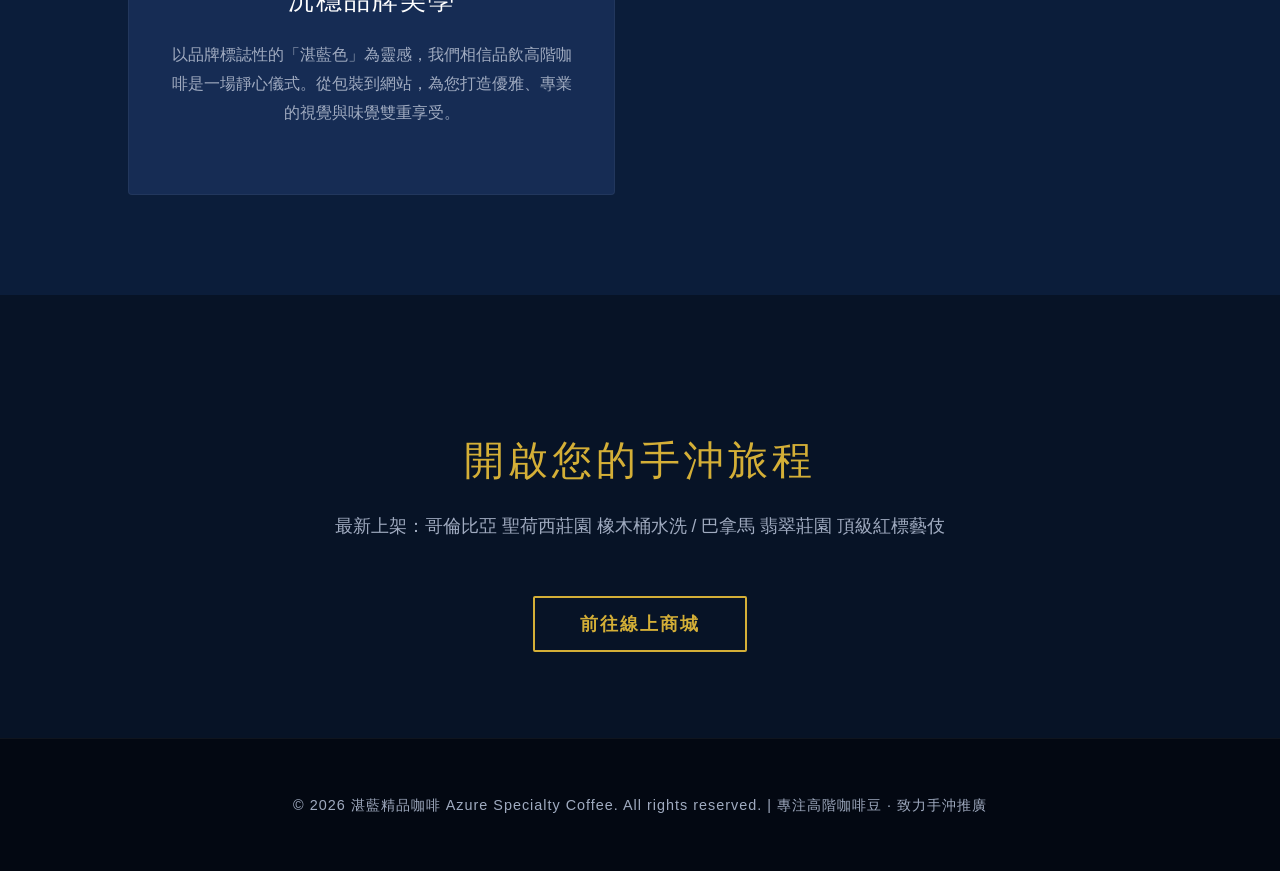
<file: w1/index.html>
<!DOCTYPE html>
<html lang="zh-TW">
<head>
    <meta charset="UTF-8">
    <meta name="viewport" content="width=device-width, initial-scale=1.0">
    <title>湛藍精品咖啡 | 頂級手沖咖啡</title>
    <style>
        :root {
            --primary-blue: #0b1d3a;
            --secondary-blue: #162c54;
            --accent-gold: #d4af37;
            --text-light: #f8f9fa;
            --text-dark: #a0abc0;
        }
        body {
            margin: 0;
            padding: 0;
            font-family: 'Helvetica Neue', Arial, 'Microsoft JhengHei', sans-serif;
            background-color: var(--primary-blue);
            color: var(--text-light);
            line-height: 1.6;
        }
        header {
            display: flex;
            justify-content: space-between;
            align-items: center;
            padding: 20px 60px;
            background-color: rgba(11, 29, 58, 0.98);
            position: sticky;
            top: 0;
            z-index: 1000;
            border-bottom: 1px solid rgba(212, 175, 55, 0.2);
            box-shadow: 0 4px 6px rgba(0,0,0,0.1);
        }
        .logo {
            font-size: 26px;
            font-weight: 700;
            color: var(--accent-gold);
            text-decoration: none;
            letter-spacing: 3px;
            display: flex;
            align-items: center;
            gap: 10px;
        }
        nav {
            display: flex;
            gap: 40px;
        }
        nav a {
            color: var(--text-light);
            text-decoration: none;
            font-size: 16px;
            letter-spacing: 1px;
            transition: color 0.3s ease;
        }
        nav a:hover {
            color: var(--accent-gold);
        }
        .hero {
            height: 85vh;
            display: flex;
            flex-direction: column;
            justify-content: center;
            align-items: center;
            text-align: center;
            background: linear-gradient(135deg, rgba(11,29,58,0.9) 0%, rgba(5,13,26,0.9) 100%), 
                        url('https://images.unsplash.com/photo-1497935586351-b67a49e012bf?ixlib=rb-1.2.1&auto=format&fit=crop&w=1920&q=80') no-repeat center center/cover;
            background-blend-mode: overlay;
            padding: 0 20px;
        }
        .hero h1 {
            font-size: 4.5rem;
            margin-bottom: 20px;
            letter-spacing: 6px;
            color: #ffffff;
            font-weight: 300;
            text-shadow: 2px 2px 4px rgba(0,0,0,0.5);
        }
        .hero p {
            font-size: 1.25rem;
            max-width: 650px;
            color: #d1d8e0;
            margin-bottom: 50px;
            letter-spacing: 1.5px;
        }
        .btn {
            padding: 16px 45px;
            background-color: var(--accent-gold);
            color: #000;
            text-decoration: none;
            font-size: 1.1rem;
            font-weight: bold;
            border-radius: 2px;
            transition: all 0.3s ease;
            letter-spacing: 2px;
        }
        .btn:hover {
            background-color: #fce28b;
            transform: translateY(-3px);
            box-shadow: 0 10px 20px rgba(0,0,0,0.2);
        }
        .section {
            padding: 100px 10%;
        }
        .section-title {
            text-align: center;
            font-size: 2.5rem;
            color: var(--accent-gold);
            margin-bottom: 20px;
            font-weight: 300;
            letter-spacing: 4px;
        }
        .section-subtitle {
            text-align: center;
            color: var(--text-dark);
            margin-bottom: 70px;
            font-size: 1.1rem;
        }
        .features {
            display: grid;
            grid-template-columns: repeat(auto-fit, minmax(320px, 1fr));
            gap: 50px;
        }
        .feature-card {
            background-color: var(--secondary-blue);
            padding: 50px 40px;
            border-radius: 4px;
            text-align: center;
            border: 1px solid rgba(255,255,255,0.05);
            transition: all 0.4s ease;
            position: relative;
            overflow: hidden;
        }
        .feature-card::before {
            content: '';
            position: absolute;
            top: 0; left: 0; width: 100%; height: 3px;
            background-color: var(--accent-gold);
            transform: scaleX(0);
            transition: transform 0.4s ease;
        }
        .feature-card:hover::before {
            transform: scaleX(1);
        }
        .feature-card:hover {
            transform: translateY(-10px);
            box-shadow: 0 15px 30px rgba(0,0,0,0.3);
            border-color: rgba(212, 175, 55, 0.3);
        }
        .feature-card h3 {
            font-size: 1.6rem;
            margin-bottom: 20px;
            color: #fff;
            font-weight: 400;
            letter-spacing: 2px;
        }
        .feature-card p {
            color: var(--text-dark);
            font-size: 1rem;
            line-height: 1.8;
        }
        .shop-section {
            background-color: #071326;
            text-align: center;
        }
        footer {
            text-align: center;
            padding: 40px;
            background-color: #030812;
            color: var(--text-dark);
            font-size: 0.9rem;
            border-top: 1px solid rgba(255,255,255,0.05);
            letter-spacing: 1px;
        }
    </style>
</head>
<body>
    <header>
        <a href="#" class="logo">湛藍精品咖啡</a>
        <nav>
            <a href="#about">品牌哲學</a>
            <a href="#beans">高階豆單</a>
            <a href="#brew">手沖藝術</a>
            <a href="#shop">選購咖啡</a>
        </nav>
    </header>

    <section class="hero">
        <h1>演繹手沖的極致純粹</h1>
        <p>專為手沖咖啡愛好者打造的精品殿堂。<br>嚴選世界級高階莊園咖啡豆，在深藍的靜謐中，品味每一滴萃取的醇厚與芬芳。</p>
        <a href="#shop" class="btn">探索頂級咖啡豆</a>
    </section>

    <section id="about" class="section">
        <h2 class="section-title">為什麼選擇湛藍？</h2>
        <p class="section-subtitle">我們專注於手沖咖啡的每一個細節，只為呈現最完美的風味。</p>
        
        <div class="features">
            <div class="feature-card">
                <h3>高階咖啡生豆</h3>
                <p>由國際認證尋豆師親赴產區，嚴選巴拿馬藝伎、衣索比亞等頂尖莊園微批次生豆，確保風味的稀有與獨特，滿足挑剔的味蕾。</p>
            </div>
            <div class="feature-card">
                <h3>專屬手沖烘焙</h3>
                <p>揚棄流水線式的量產，採用小鍋精緻烘焙。針對每款豆子的含水率與密度，量身打造專屬烘焙曲線，完美釋放花果香氣與層次。</p>
            </div>
            <div class="feature-card">
                <h3>沉穩品牌美學</h3>
                <p>以品牌標誌性的「湛藍色」為靈感，我們相信品飲高階咖啡是一場靜心儀式。從包裝到網站，為您打造優雅、專業的視覺與味覺雙重享受。</p>
            </div>
        </div>
    </section>

    <section id="shop" class="section shop-section">
        <h2 class="section-title">開啟您的手沖旅程</h2>
        <p class="section-subtitle">最新上架：哥倫比亞 聖荷西莊園 橡木桶水洗 / 巴拿馬 翡翠莊園 頂級紅標藝伎</p>
        <a href="#" class="btn" style="background-color: transparent; border: 2px solid var(--accent-gold); color: var(--accent-gold);">前往線上商城</a>
    </section>

    <footer>
        <p>&copy; 2026 湛藍精品咖啡 Azure Specialty Coffee. All rights reserved. | 專注高階咖啡豆 · 致力手沖推廣</p>
    </footer>
</body>
</html>
</file>
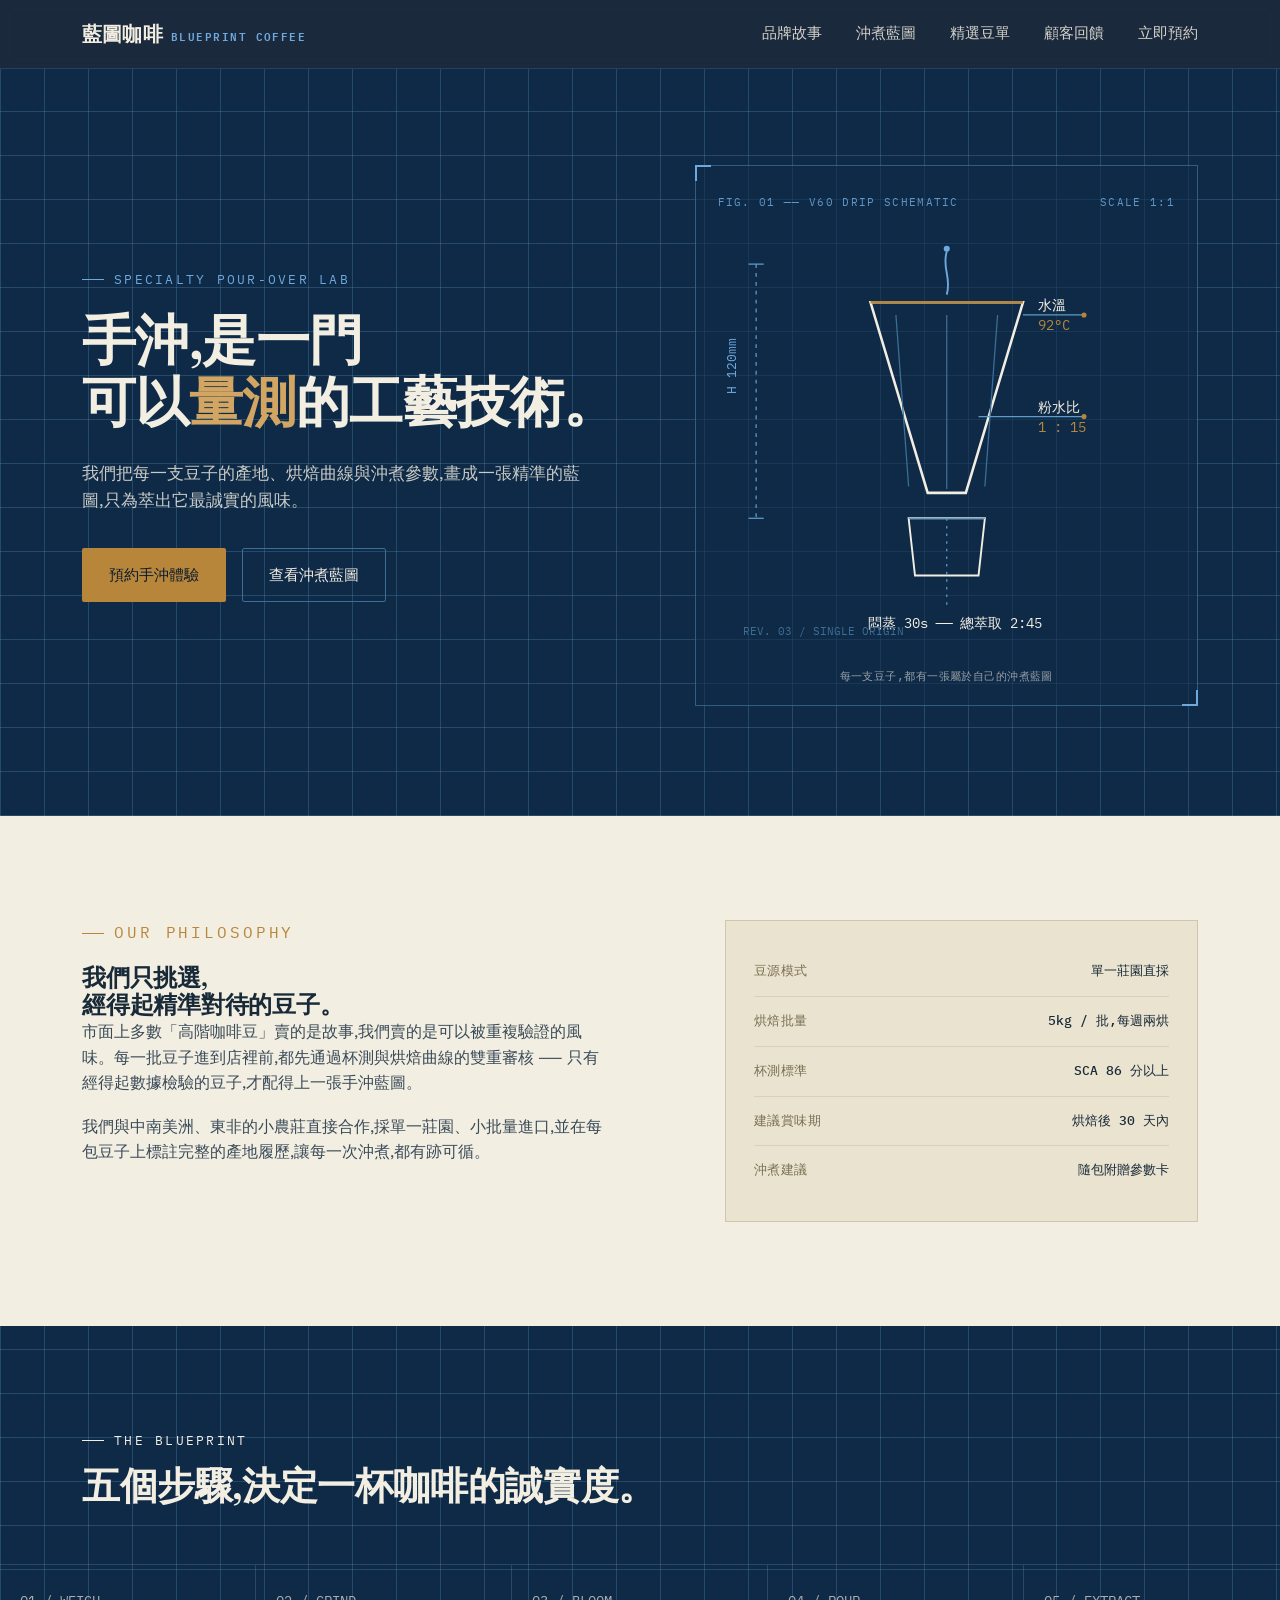
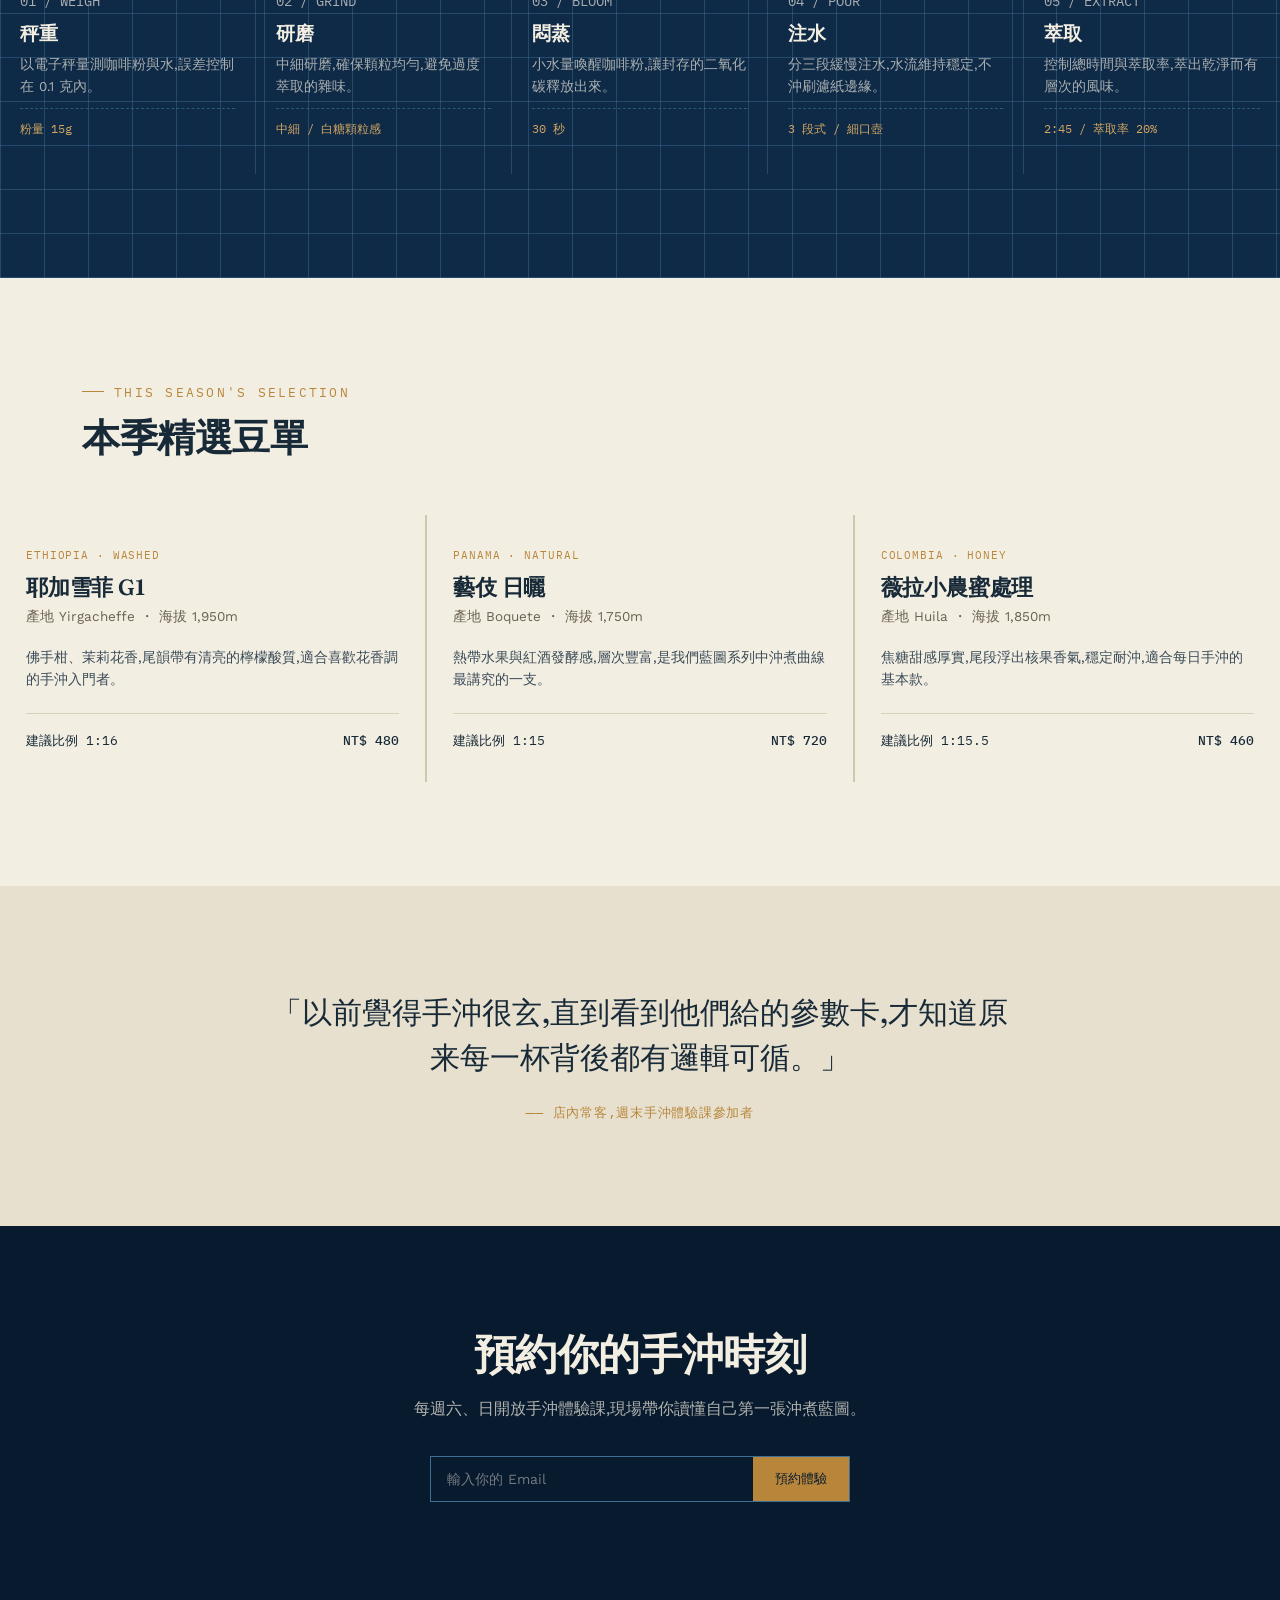
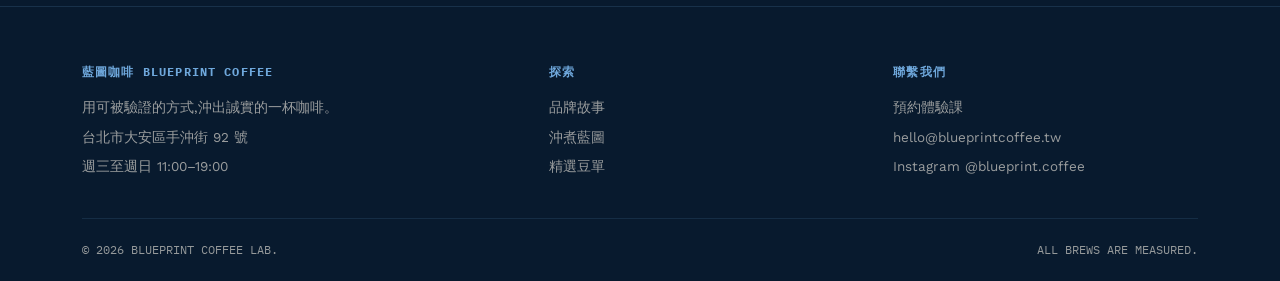
<file: week3/index.html>
<!DOCTYPE html>
<html lang="zh-Hant">
<head>
<meta charset="UTF-8">
<meta name="viewport" content="width=device-width, initial-scale=1.0">
<title>藍圖咖啡 Blueprint Coffee ── 精準手沖,誠實風味</title>
<link rel="preconnect" href="https://fonts.googleapis.com">
<link rel="preconnect" href="https://fonts.gstatic.com" crossorigin>
<link href="https://fonts.googleapis.com/css2?family=Fraunces:opsz,wght@9..144,400;9..144,500;9..144,600;9..144,700&family=Work+Sans:wght@300;400;500;600&family=IBM+Plex+Mono:wght@400;500&display=swap" rel="stylesheet">
<style>
  :root{
    --ink-black:#081A2E;
    --blueprint:#0E2A47;
    --blueprint-line:#3E6E96;
    --blueprint-line-soft:rgba(94,155,197,0.28);
    --paper:#F3EEE2;
    --paper-dim:#E7E0CE;
    --brass:#B8863B;
    --brass-light:#D2A662;
    --sky:#6FA8DC;
    --ink-on-paper:#182A38;
    --max-w:1180px;
  }

  *{margin:0;padding:0;box-sizing:border-box;}
  html{scroll-behavior:smooth;}
  body{
    font-family:'Work Sans', sans-serif;
    background:var(--paper);
    color:var(--ink-on-paper);
    line-height:1.6;
    -webkit-font-smoothing:antialiased;
  }
  a{color:inherit;text-decoration:none;}
  img,svg{display:block;max-width:100%;}
  .container{max-width:var(--max-w);margin:0 auto;padding:0 32px;}
  .eyebrow{
    font-family:'IBM Plex Mono', monospace;
    font-size:12.5px;
    letter-spacing:0.18em;
    text-transform:uppercase;
    display:flex;
    align-items:center;
    gap:10px;
  }
  .eyebrow::before{
    content:"";
    width:22px;height:1px;
    background:currentColor;
    display:inline-block;
  }
  h1,h2,h3{
    font-family:'Fraunces', serif;
    font-weight:600;
    line-height:1.15;
    letter-spacing:-0.01em;
  }
  .btn{
    display:inline-flex;
    align-items:center;
    gap:10px;
    padding:14px 26px;
    border-radius:2px;
    font-family:'Work Sans', sans-serif;
    font-size:15px;
    font-weight:500;
    border:1px solid transparent;
    cursor:pointer;
    transition:transform .25s ease, background .25s ease, border-color .25s ease, color .25s ease;
  }
  .btn:focus-visible{outline:2px solid var(--sky);outline-offset:3px;}
  .btn-primary{background:var(--brass);color:var(--ink-black);}
  .btn-primary:hover{background:var(--brass-light);transform:translateY(-1px);}
  .btn-ghost{border-color:var(--blueprint-line);color:var(--paper);}
  .btn-ghost:hover{border-color:var(--sky);color:var(--sky);}
  .btn-ghost.on-paper{border-color:var(--ink-on-paper);color:var(--ink-on-paper);}
  .btn-ghost.on-paper:hover{border-color:var(--brass);color:var(--brass);}

  /* ---------- NAV ---------- */
  header{
    position:sticky;top:0;z-index:50;
    background:rgba(8,26,46,0.92);
    backdrop-filter:blur(6px);
    border-bottom:1px solid rgba(94,155,197,0.2);
  }
  nav{
    max-width:var(--max-w);margin:0 auto;padding:18px 32px;
    display:flex;align-items:center;justify-content:space-between;
    color:var(--paper);
  }
  .logo{
    font-family:'Fraunces', serif;
    font-size:20px;font-weight:600;letter-spacing:0.01em;
    color:var(--paper);display:flex;align-items:baseline;gap:8px;
  }
  .logo span{
    font-family:'IBM Plex Mono', monospace;
    font-size:10.5px;letter-spacing:0.14em;color:var(--sky);
  }
  .nav-links{display:flex;gap:34px;font-size:14.5px;}
  .nav-links a{opacity:0.85;transition:opacity .2s;}
  .nav-links a:hover{opacity:1;color:var(--sky);}
  .nav-toggle{display:none;background:none;border:none;color:var(--paper);font-size:24px;cursor:pointer;}

  @media (max-width:860px){
    .nav-links{
      position:absolute;top:100%;left:0;right:0;
      background:var(--ink-black);
      flex-direction:column;gap:0;
      max-height:0;overflow:hidden;
      transition:max-height .3s ease;
    }
    .nav-links.open{max-height:320px;}
    .nav-links a{padding:16px 32px;border-top:1px solid rgba(94,155,197,0.15);}
    .nav-toggle{display:block;}
  }

  /* ---------- HERO ---------- */
  .hero{
    background:
      repeating-linear-gradient(0deg, var(--blueprint-line-soft) 0, var(--blueprint-line-soft) 1px, transparent 1px, transparent 44px),
      repeating-linear-gradient(90deg, var(--blueprint-line-soft) 0, var(--blueprint-line-soft) 1px, transparent 1px, transparent 44px),
      var(--blueprint);
    color:var(--paper);
    padding:96px 0 110px;
    position:relative;
    overflow:hidden;
  }
  .hero-grid{
    max-width:var(--max-w);margin:0 auto;padding:0 32px;
    display:grid;grid-template-columns:1.05fr 0.95fr;gap:56px;align-items:center;
  }
  .hero h1{font-size:clamp(34px,4.6vw,54px);margin:20px 0 26px;color:var(--paper);}
  .hero h1 em{font-style:normal;color:var(--brass-light);}
  .hero p.lede{font-size:17px;max-width:46ch;color:rgba(243,238,226,0.82);margin-bottom:34px;}
  .hero-cta{display:flex;gap:16px;flex-wrap:wrap;}
  .hero-eyebrow{color:var(--sky);margin-bottom:6px;}

  .blueprint-plate{
    position:relative;
    border:1px solid rgba(94,155,197,0.45);
    background:rgba(15,42,71,0.55);
    padding:28px 22px 20px;
  }
  .blueprint-plate::before,.blueprint-plate::after,
  .plate-corner-tl,.plate-corner-br{
    content:"";position:absolute;width:14px;height:14px;
    border-color:var(--sky);
  }
  .blueprint-plate::before{top:-1px;left:-1px;border-top:2px solid var(--sky);border-left:2px solid var(--sky);}
  .blueprint-plate::after{bottom:-1px;right:-1px;border-bottom:2px solid var(--sky);border-right:2px solid var(--sky);}
  .plate-label{
    font-family:'IBM Plex Mono', monospace;font-size:11px;letter-spacing:0.12em;
    color:var(--sky);display:flex;justify-content:space-between;margin-bottom:14px;opacity:0.85;
  }
  .plate-caption{
    font-family:'IBM Plex Mono', monospace;font-size:11px;color:rgba(243,238,226,0.6);
    text-align:center;margin-top:10px;letter-spacing:0.04em;
  }

  @media (max-width:900px){
    .hero-grid{grid-template-columns:1fr;}
    .hero{padding:64px 0 76px;}
  }

  /* ---------- SECTION SHARED ---------- */
  section{padding:104px 0;}
  .section-head{max-width:640px;margin-bottom:56px;}
  .section-head h2{font-size:clamp(26px,3.2vw,38px);margin-top:14px;}
  .on-dark{background:var(--ink-black);color:var(--paper);}
  .on-dark .eyebrow{color:var(--sky);}
  .on-paper .eyebrow{color:var(--brass);}

  /* ---------- ABOUT / SPEC SHEET ---------- */
  .about-grid{display:grid;grid-template-columns:1.1fr 0.9fr;gap:64px;align-items:start;}
  .about-grid p{font-size:16px;color:#3a4b58;max-width:52ch;margin-bottom:18px;}
  .spec-sheet{border:1px solid #cfc6ac;background:#EAE3D0;padding:26px 28px;}
  .spec-row{
    display:flex;justify-content:space-between;gap:20px;
    padding:14px 0;border-bottom:1px solid #d8d0b8;
    font-family:'IBM Plex Mono', monospace;font-size:13px;
  }
  .spec-row:last-child{border-bottom:none;}
  .spec-row dt{color:#7a6f52;letter-spacing:0.04em;}
  .spec-row dd{font-weight:500;color:var(--ink-on-paper);text-align:right;}

  @media (max-width:860px){ .about-grid{grid-template-columns:1fr;} }

  /* ---------- PROCESS BLUEPRINT ---------- */
  .process{
    background:
      repeating-linear-gradient(0deg, var(--blueprint-line-soft) 0, var(--blueprint-line-soft) 1px, transparent 1px, transparent 44px),
      repeating-linear-gradient(90deg, var(--blueprint-line-soft) 0, var(--blueprint-line-soft) 1px, transparent 1px, transparent 44px),
      var(--blueprint);
    color:var(--paper);
  }
  .steps{
    display:grid;grid-template-columns:repeat(5,1fr);gap:0;
    border-top:1px solid var(--blueprint-line-soft);
  }
  .step{
    padding:26px 20px;border-right:1px solid var(--blueprint-line-soft);position:relative;
  }
  .step:last-child{border-right:none;}
  .step-index{font-family:'IBM Plex Mono', monospace;font-size:12px;color:var(--sky);margin-bottom:14px;}
  .step h3{font-size:19px;color:var(--paper);margin-bottom:10px;font-weight:600;}
  .step p{font-size:13.5px;color:rgba(243,238,226,0.68);margin-bottom:10px;}
  .step .metric{
    font-family:'IBM Plex Mono', monospace;font-size:12px;color:var(--brass-light);
    border-top:1px dashed rgba(94,155,197,0.4);padding-top:10px;
  }
  @media (max-width:960px){
    .steps{grid-template-columns:1fr 1fr;}
    .step{border-right:1px solid var(--blueprint-line-soft);border-bottom:1px solid var(--blueprint-line-soft);}
    .step:nth-child(2n){border-right:none;}
  }
  @media (max-width:560px){
    .steps{grid-template-columns:1fr;}
    .step{border-right:none;}
  }

  /* ---------- BEANS ---------- */
  .bean-grid{display:grid;grid-template-columns:repeat(3,1fr);gap:2px;background:#cfc6ac;}
  .bean-card{
    background:var(--paper);padding:32px 26px;position:relative;
    display:flex;flex-direction:column;height:100%;
  }
  .bean-tag{
    font-family:'IBM Plex Mono', monospace;font-size:11px;color:var(--brass);
    letter-spacing:0.08em;margin-bottom:10px;
  }
  .bean-card h3{font-size:22px;margin-bottom:6px;}
  .bean-origin{font-size:13.5px;color:#6b6250;margin-bottom:18px;}
  .bean-notes{font-size:14px;color:#3a4b58;margin-bottom:22px;flex-grow:1;}
  .bean-meta{
    display:flex;justify-content:space-between;align-items:center;
    border-top:1px solid #d8d0b8;padding-top:16px;
    font-family:'IBM Plex Mono', monospace;font-size:12.5px;
  }
  .bean-price{color:var(--ink-on-paper);font-weight:500;}
  @media (max-width:900px){ .bean-grid{grid-template-columns:1fr 1fr;} }
  @media (max-width:600px){ .bean-grid{grid-template-columns:1fr;} }

  /* ---------- QUOTE ---------- */
  .quote-section{background:var(--paper-dim);}
  .quote-wrap{max-width:760px;margin:0 auto;text-align:center;}
  blockquote{
    font-family:'Fraunces', serif;font-size:clamp(22px,2.6vw,30px);
    font-weight:500;line-height:1.5;color:var(--ink-on-paper);margin-bottom:22px;
  }
  .quote-attr{font-family:'IBM Plex Mono', monospace;font-size:12.5px;color:var(--brass);letter-spacing:0.06em;}

  /* ---------- CTA / FOOTER ---------- */
  .cta-section{background:var(--ink-black);color:var(--paper);text-align:center;}
  .cta-section h2{font-size:clamp(28px,3.6vw,42px);margin-bottom:18px;}
  .cta-section p{color:rgba(243,238,226,0.72);max-width:48ch;margin:0 auto 34px;}
  .cta-form{
    display:flex;max-width:420px;margin:0 auto;gap:0;border:1px solid var(--blueprint-line);
  }
  .cta-form input{
    flex:1;background:transparent;border:none;padding:14px 16px;
    color:var(--paper);font-family:'Work Sans', sans-serif;font-size:14px;
  }
  .cta-form input::placeholder{color:rgba(243,238,226,0.45);}
  .cta-form input:focus{outline:none;}
  .cta-form button{
    background:var(--brass);color:var(--ink-black);border:none;
    padding:0 22px;font-weight:500;cursor:pointer;font-family:'Work Sans', sans-serif;
    transition:background .2s;
  }
  .cta-form button:hover{background:var(--brass-light);}

  footer{background:var(--ink-black);border-top:1px solid rgba(94,155,197,0.18);color:rgba(243,238,226,0.6);}
  .footer-grid{
    display:grid;grid-template-columns:1.4fr 1fr 1fr;gap:40px;padding:56px 0 32px;
    font-size:13.5px;
  }
  .footer-grid h4{
    font-family:'IBM Plex Mono', monospace;font-size:11.5px;letter-spacing:0.1em;
    color:var(--sky);margin-bottom:16px;text-transform:uppercase;
  }
  .footer-grid p, .footer-grid a{display:block;margin-bottom:8px;color:rgba(243,238,226,0.62);}
  .footer-grid a:hover{color:var(--paper);}
  .footer-bottom{
    border-top:1px solid rgba(94,155,197,0.15);padding:22px 0;
    font-family:'IBM Plex Mono', monospace;font-size:11.5px;
    display:flex;justify-content:space-between;flex-wrap:wrap;gap:10px;
  }
  @media (max-width:700px){ .footer-grid{grid-template-columns:1fr;} }

  /* ---------- REVEAL ---------- */
  .reveal{opacity:0;transform:translateY(18px);transition:opacity .7s ease, transform .7s ease;}
  .reveal.in{opacity:1;transform:translateY(0);}
  @media (prefers-reduced-motion: reduce){
    .reveal{opacity:1;transform:none;transition:none;}
    html{scroll-behavior:auto;}
  }
</style>
</head>
<body>

<header>
  <nav>
    <a href="#top" class="logo">藍圖咖啡<span>BLUEPRINT COFFEE</span></a>
    <button class="nav-toggle" id="navToggle" aria-label="開啟選單" aria-expanded="false">☰</button>
    <div class="nav-links" id="navLinks">
      <a href="#about">品牌故事</a>
      <a href="#process">沖煮藍圖</a>
      <a href="#beans">精選豆單</a>
      <a href="#quote">顧客回饋</a>
      <a href="#cta">立即預約</a>
    </div>
  </nav>
</header>

<section class="hero" id="top">
  <div class="hero-grid">
    <div>
      <p class="eyebrow hero-eyebrow">SPECIALTY POUR-OVER LAB</p>
      <h1>手沖,是一門<br>可以<em>量測</em>的工藝技術。</h1>
      <p class="lede">我們把每一支豆子的產地、烘焙曲線與沖煮參數,畫成一張精準的藍圖,只為萃出它最誠實的風味。</p>
      <div class="hero-cta">
        <a href="#cta" class="btn btn-primary">預約手沖體驗</a>
        <a href="#process" class="btn btn-ghost">查看沖煮藍圖</a>
      </div>
    </div>

    <div class="blueprint-plate reveal">
      <div class="plate-label"><span>FIG. 01 ── V60 DRIP SCHEMATIC</span><span>SCALE 1:1</span></div>
      <svg viewBox="0 0 360 340" xmlns="http://www.w3.org/2000/svg" role="img" aria-label="V60 手沖濾杯示意圖,標註水溫、粉水比、悶蒸與總萃取時間">
        <!-- dimension lines -->
        <line x1="30" y1="30" x2="30" y2="230" stroke="#5E9BC5" stroke-width="1" stroke-dasharray="3 4"/>
        <line x1="24" y1="30" x2="36" y2="30" stroke="#5E9BC5" stroke-width="1"/>
        <line x1="24" y1="230" x2="36" y2="230" stroke="#5E9BC5" stroke-width="1"/>
        <text x="14" y="132" fill="#6FA8DC" font-size="10" font-family="IBM Plex Mono, monospace" transform="rotate(-90 14 132)">H 120mm</text>

        <!-- dripper cone -->
        <path d="M120 60 L240 60 L195 210 L165 210 Z" fill="none" stroke="#F3EEE2" stroke-width="2"/>
        <path d="M120 60 L240 60" stroke="#B8863B" stroke-width="2"/>
        <!-- ribs -->
        <line x1="140" y1="70" x2="150" y2="205" stroke="#3E6E96" stroke-width="1"/>
        <line x1="180" y1="70" x2="180" y2="207" stroke="#3E6E96" stroke-width="1"/>
        <line x1="220" y1="70" x2="210" y2="205" stroke="#3E6E96" stroke-width="1"/>

        <!-- server -->
        <path d="M150 230 L210 230 L205 275 L155 275 Z" fill="none" stroke="#F3EEE2" stroke-width="1.5"/>
        <line x1="150" y1="230" x2="210" y2="230" stroke="#5E9BC5" stroke-width="1"/>

        <!-- pour line + droplets -->
        <path d="M180 20 C176 34, 184 40, 180 54" stroke="#6FA8DC" stroke-width="1.5" fill="none"/>
        <circle cx="180" cy="18" r="2.4" fill="#6FA8DC"/>

        <!-- annotation callouts -->
        <line x1="240" y1="70" x2="288" y2="70" stroke="#5E9BC5" stroke-width="1"/>
        <circle cx="288" cy="70" r="2" fill="#B8863B"/>
        <text x="252" y="66" fill="#F3EEE2" font-size="11" font-family="IBM Plex Mono, monospace">水溫</text>
        <text x="252" y="82" fill="#B8863B" font-size="11" font-family="IBM Plex Mono, monospace">92°C</text>

        <line x1="205" y1="150" x2="288" y2="150" stroke="#5E9BC5" stroke-width="1"/>
        <circle cx="288" cy="150" r="2" fill="#B8863B"/>
        <text x="252" y="146" fill="#F3EEE2" font-size="11" font-family="IBM Plex Mono, monospace">粉水比</text>
        <text x="252" y="162" fill="#B8863B" font-size="11" font-family="IBM Plex Mono, monospace">1 : 15</text>

        <line x1="180" y1="230" x2="180" y2="300" stroke="#5E9BC5" stroke-width="1" stroke-dasharray="2 4"/>
        <text x="118" y="316" fill="#F3EEE2" font-size="11" font-family="IBM Plex Mono, monospace">悶蒸 30s ── 總萃取 2:45</text>

        <!-- corner tick -->
        <text x="20" y="322" fill="#3E6E96" font-size="9" font-family="IBM Plex Mono, monospace">REV. 03 / SINGLE ORIGIN</text>
      </svg>
      <p class="plate-caption">每一支豆子,都有一張屬於自己的沖煮藍圖</p>
    </div>
  </div>
</section>

<section class="on-paper" id="about">
  <div class="container">
    <div class="about-grid">
      <div class="reveal">
        <p class="eyebrow">OUR PHILOSOPHY</p>
        <h2>我們只挑選,<br>經得起精準對待的豆子。</h2>
        <p>市面上多數「高階咖啡豆」賣的是故事,我們賣的是可以被重複驗證的風味。每一批豆子進到店裡前,都先通過杯測與烘焙曲線的雙重審核 ── 只有經得起數據檢驗的豆子,才配得上一張手沖藍圖。</p>
        <p>我們與中南美洲、東非的小農莊直接合作,採單一莊園、小批量進口,並在每包豆子上標註完整的產地履歷,讓每一次沖煮,都有跡可循。</p>
      </div>
      <dl class="spec-sheet reveal">
        <div class="spec-row"><dt>豆源模式</dt><dd>單一莊園直採</dd></div>
        <div class="spec-row"><dt>烘焙批量</dt><dd>5kg / 批,每週兩烘</dd></div>
        <div class="spec-row"><dt>杯測標準</dt><dd>SCA 86 分以上</dd></div>
        <div class="spec-row"><dt>建議賞味期</dt><dd>烘焙後 30 天內</dd></div>
        <div class="spec-row"><dt>沖煮建議</dt><dd>隨包附贈參數卡</dd></div>
      </dl>
    </div>
  </div>
</section>

<section class="process" id="process">
  <div class="container">
    <div class="section-head reveal">
      <p class="eyebrow">THE BLUEPRINT</p>
      <h2>五個步驟,決定一杯咖啡的誠實度。</h2>
    </div>
  </div>
  <div class="steps reveal">
    <div class="step">
      <p class="step-index">01 / WEIGH</p>
      <h3>秤重</h3>
      <p>以電子秤量測咖啡粉與水,誤差控制在 0.1 克內。</p>
      <p class="metric">粉量 15g</p>
    </div>
    <div class="step">
      <p class="step-index">02 / GRIND</p>
      <h3>研磨</h3>
      <p>中細研磨,確保顆粒均勻,避免過度萃取的雜味。</p>
      <p class="metric">中細 / 白糖顆粒感</p>
    </div>
    <div class="step">
      <p class="step-index">03 / BLOOM</p>
      <h3>悶蒸</h3>
      <p>小水量喚醒咖啡粉,讓封存的二氧化碳釋放出來。</p>
      <p class="metric">30 秒</p>
    </div>
    <div class="step">
      <p class="step-index">04 / POUR</p>
      <h3>注水</h3>
      <p>分三段緩慢注水,水流維持穩定,不沖刷濾紙邊緣。</p>
      <p class="metric">3 段式 / 細口壺</p>
    </div>
    <div class="step">
      <p class="step-index">05 / EXTRACT</p>
      <h3>萃取</h3>
      <p>控制總時間與萃取率,萃出乾淨而有層次的風味。</p>
      <p class="metric">2:45 / 萃取率 20%</p>
    </div>
  </div>
</section>

<section class="on-paper" id="beans">
  <div class="container">
    <div class="section-head reveal">
      <p class="eyebrow">THIS SEASON'S SELECTION</p>
      <h2>本季精選豆單</h2>
    </div>
  </div>
  <div class="bean-grid reveal">
    <div class="bean-card">
      <p class="bean-tag">ETHIOPIA · WASHED</p>
      <h3>耶加雪菲 G1</h3>
      <p class="bean-origin">產地 Yirgacheffe ・ 海拔 1,950m</p>
      <p class="bean-notes">佛手柑、茉莉花香,尾韻帶有清亮的檸檬酸質,適合喜歡花香調的手沖入門者。</p>
      <div class="bean-meta"><span>建議比例 1:16</span><span class="bean-price">NT$ 480</span></div>
    </div>
    <div class="bean-card">
      <p class="bean-tag">PANAMA · NATURAL</p>
      <h3>藝伎 日曬</h3>
      <p class="bean-origin">產地 Boquete ・ 海拔 1,750m</p>
      <p class="bean-notes">熱帶水果與紅酒發酵感,層次豐富,是我們藍圖系列中沖煮曲線最講究的一支。</p>
      <div class="bean-meta"><span>建議比例 1:15</span><span class="bean-price">NT$ 720</span></div>
    </div>
    <div class="bean-card">
      <p class="bean-tag">COLOMBIA · HONEY</p>
      <h3>薇拉小農蜜處理</h3>
      <p class="bean-origin">產地 Huila ・ 海拔 1,850m</p>
      <p class="bean-notes">焦糖甜感厚實,尾段浮出核果香氣,穩定耐沖,適合每日手沖的基本款。</p>
      <div class="bean-meta"><span>建議比例 1:15.5</span><span class="bean-price">NT$ 460</span></div>
    </div>
  </div>
</section>

<section class="quote-section" id="quote">
  <div class="container">
    <div class="quote-wrap reveal">
      <blockquote>「以前覺得手沖很玄,直到看到他們給的參數卡,才知道原来每一杯背後都有邏輯可循。」</blockquote>
      <p class="quote-attr">── 店內常客,週末手沖體驗課參加者</p>
    </div>
  </div>
</section>

<section class="cta-section" id="cta">
  <div class="container">
    <h2 class="reveal">預約你的手沖時刻</h2>
    <p class="reveal">每週六、日開放手沖體驗課,現場帶你讀懂自己第一張沖煮藍圖。</p>
    <form class="cta-form reveal" onsubmit="event.preventDefault(); this.querySelector('button').textContent='已收到,我們會盡快聯繫';">
      <input type="email" placeholder="輸入你的 Email" required aria-label="Email">
      <button type="submit">預約體驗</button>
    </form>
  </div>
</section>

<footer>
  <div class="container">
    <div class="footer-grid">
      <div>
        <h4>藍圖咖啡 BLUEPRINT COFFEE</h4>
        <p>用可被驗證的方式,沖出誠實的一杯咖啡。</p>
        <p>台北市大安區手沖街 92 號</p>
        <p>週三至週日 11:00–19:00</p>
      </div>
      <div>
        <h4>探索</h4>
        <a href="#about">品牌故事</a>
        <a href="#process">沖煮藍圖</a>
        <a href="#beans">精選豆單</a>
      </div>
      <div>
        <h4>聯繫我們</h4>
        <a href="#cta">預約體驗課</a>
        <a href="mailto:hello@blueprintcoffee.tw">hello@blueprintcoffee.tw</a>
        <a href="#top">Instagram @blueprint.coffee</a>
      </div>
    </div>
    <div class="footer-bottom">
      <span>© 2026 BLUEPRINT COFFEE LAB.</span>
      <span>ALL BREWS ARE MEASURED.</span>
    </div>
  </div>
</footer>

<script>
  // mobile nav toggle
  const navToggle = document.getElementById('navToggle');
  const navLinks = document.getElementById('navLinks');
  navToggle.addEventListener('click', () => {
    const isOpen = navLinks.classList.toggle('open');
    navToggle.setAttribute('aria-expanded', isOpen);
  });
  navLinks.querySelectorAll('a').forEach(a => a.addEventListener('click', () => {
    navLinks.classList.remove('open');
    navToggle.setAttribute('aria-expanded', 'false');
  }));

  // scroll reveal
  const prefersReduced = window.matchMedia('(prefers-reduced-motion: reduce)').matches;
  if (!prefersReduced && 'IntersectionObserver' in window) {
    const io = new IntersectionObserver((entries) => {
      entries.forEach(entry => {
        if (entry.isIntersecting) {
          entry.target.classList.add('in');
          io.unobserve(entry.target);
        }
      });
    }, { threshold: 0.15 });
    document.querySelectorAll('.reveal').forEach(el => io.observe(el));
  } else {
    document.querySelectorAll('.reveal').forEach(el => el.classList.add('in'));
  }
</script>

</body>
</html>
</file>
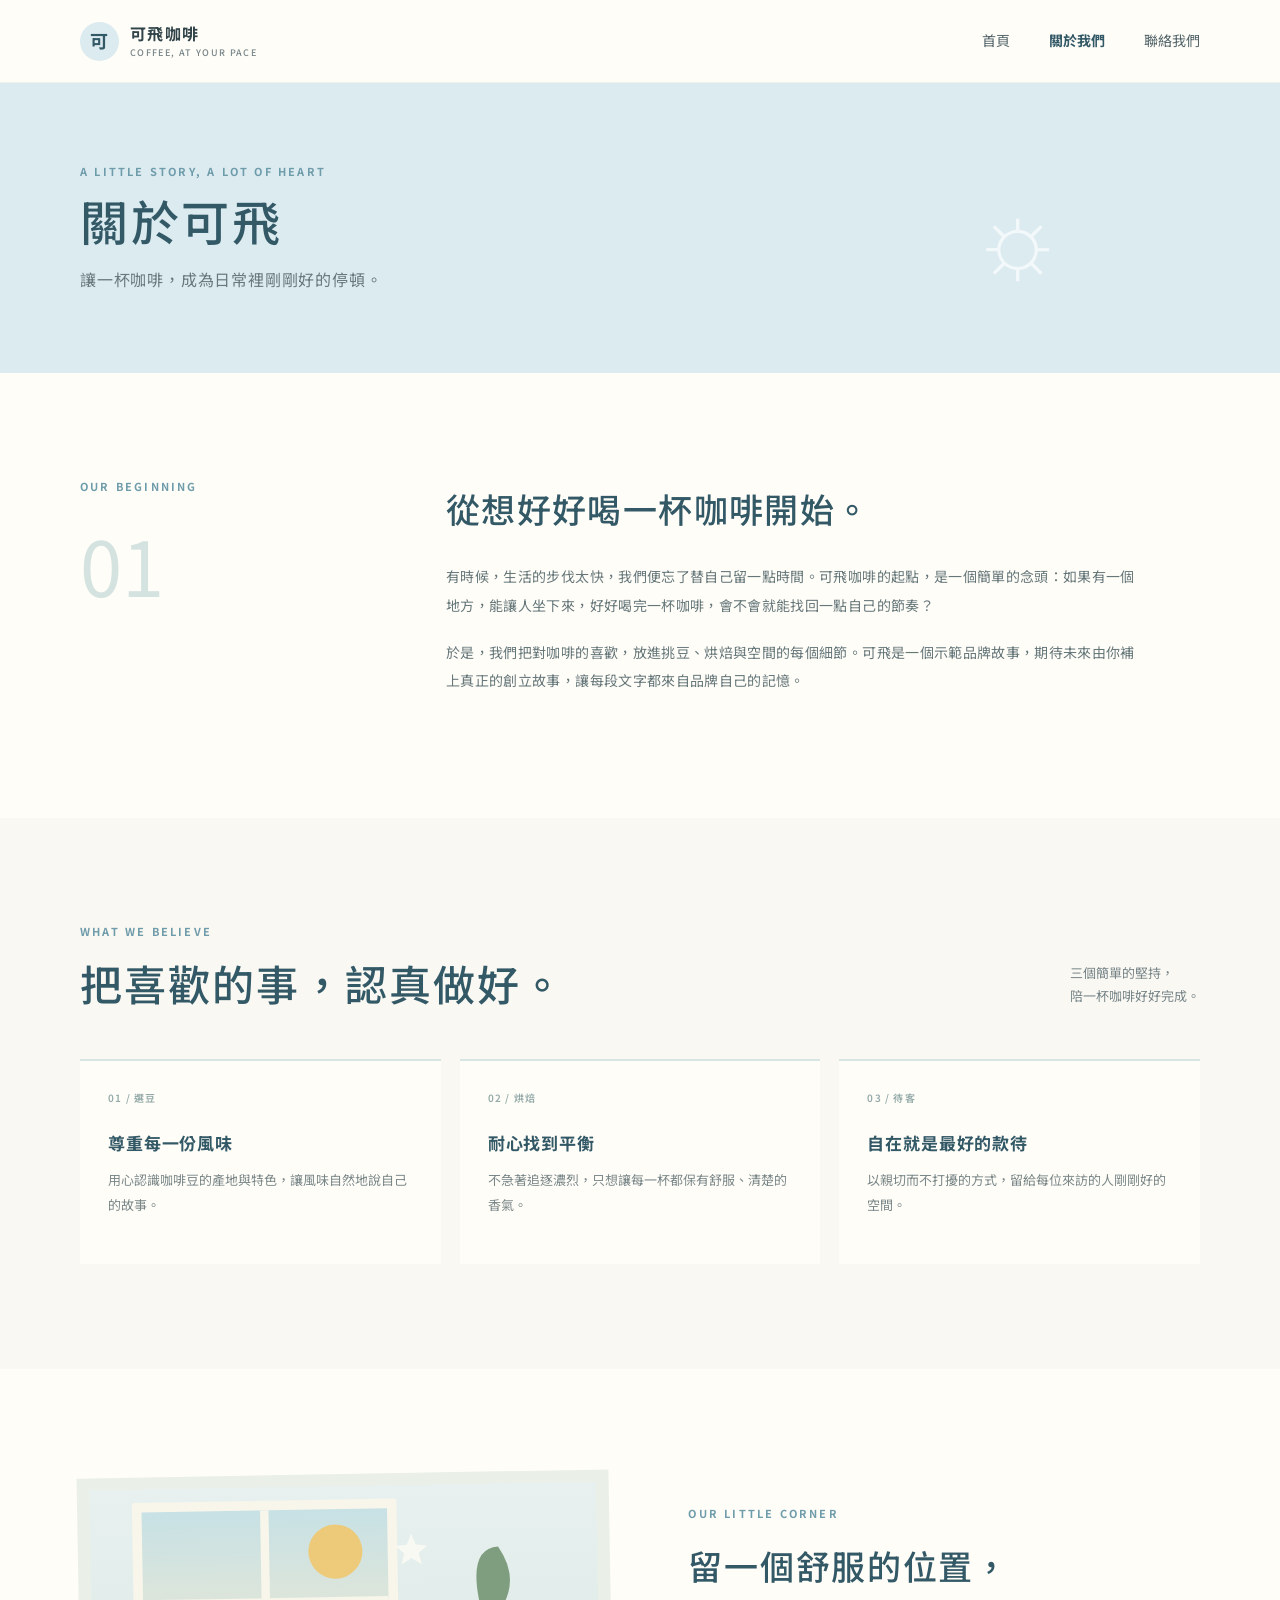
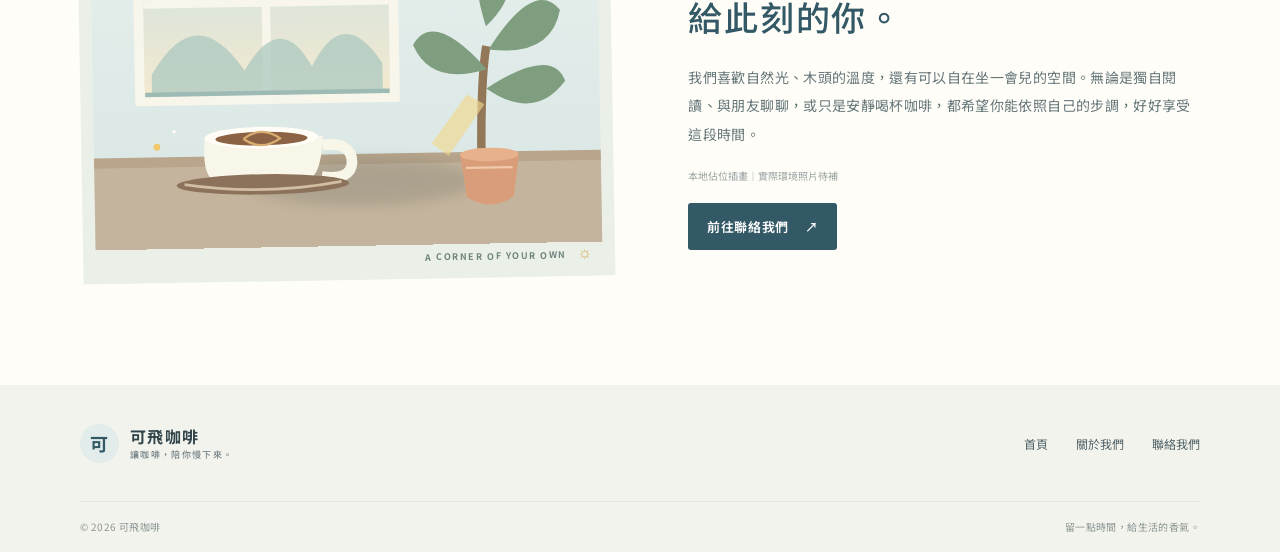
<file: pages/about.html>
<!doctype html>
<html lang="zh-Hant">
<head>
  <meta charset="utf-8"><meta name="viewport" content="width=device-width, initial-scale=1">
  <meta name="description" content="認識可飛咖啡的品牌故事與理念。用一杯咖啡的時間，陪你找回自在的生活節奏。">
  <title>關於我們｜可飛咖啡</title><link rel="stylesheet" href="assets/css/site.css"><script src="assets/js/site.js" defer></script>
</head>
<body>
  <a class="skip-link" href="#main">跳至主要內容</a>
  <header class="site-header"><div class="container header-inner"><a class="brand" href="index.html" aria-label="可飛咖啡首頁"><span class="brand-mark" aria-hidden="true">可</span><span>可飛咖啡<small>COFFEE, AT YOUR PACE</small></span></a><button class="menu-toggle" type="button" aria-expanded="false" aria-controls="site-nav"><span class="menu-icon" aria-hidden="true"></span><span class="sr-only">開啟選單</span></button><nav class="site-nav" id="site-nav" aria-label="主要導覽"><a href="index.html">首頁</a><a aria-current="page" href="about.html">關於我們</a><a href="contact.html">聯絡我們</a></nav></div></header>
  <main id="main">
    <section class="page-hero"><div class="container page-hero-inner"><p class="eyebrow">A LITTLE STORY, A LOT OF HEART</p><h1>關於可飛</h1><p class="lead">讓一杯咖啡，成為日常裡剛剛好的停頓。</p><span class="page-hero-scribble" aria-hidden="true">☼</span></div></section>
    <section class="story-section section-pad"><div class="container story-grid"><div class="story-label"><p class="eyebrow">OUR BEGINNING</p><span class="story-number">01</span></div><div class="story-copy"><h2>從想好好喝一杯咖啡開始。</h2><p class="body-copy">有時候，生活的步伐太快，我們便忘了替自己留一點時間。可飛咖啡的起點，是一個簡單的念頭：如果有一個地方，能讓人坐下來，好好喝完一杯咖啡，會不會就能找回一點自己的節奏？</p><p class="body-copy">於是，我們把對咖啡的喜歡，放進挑豆、烘焙與空間的每個細節。可飛是一個示範品牌故事，期待未來由你補上真正的創立故事，讓每段文字都來自品牌自己的記憶。</p></div></div></section>
    <section class="values-section section-pad"><div class="container"><div class="section-heading"><div><p class="eyebrow">WHAT WE BELIEVE</p><h2>把喜歡的事，認真做好。</h2></div><p>三個簡單的堅持，<br class="desktop-only">陪一杯咖啡好好完成。</p></div><div class="values-grid"><article class="value-card"><span>01 / 選豆</span><h3>尊重每一份風味</h3><p>用心認識咖啡豆的產地與特色，讓風味自然地說自己的故事。</p></article><article class="value-card"><span>02 / 烘焙</span><h3>耐心找到平衡</h3><p>不急著追逐濃烈，只想讓每一杯都保有舒服、清楚的香氣。</p></article><article class="value-card"><span>03 / 待客</span><h3>自在就是最好的款待</h3><p>以親切而不打擾的方式，留給每位來訪的人剛剛好的空間。</p></article></div></div></section>
    <section class="space-section section-pad"><div class="container space-grid"><div class="space-art"><img src="assets/images/coffee-corner.svg" alt="自然光照進溫暖的咖啡角落，桌上有咖啡與綠色植物" loading="lazy"><span class="art-caption">A CORNER OF YOUR OWN <span>☼</span></span></div><div class="space-copy"><p class="eyebrow">OUR LITTLE CORNER</p><h2>留一個舒服的位置，<br>給此刻的你。</h2><p class="body-copy">我們喜歡自然光、木頭的溫度，還有可以自在坐一會兒的空間。無論是獨自閱讀、與朋友聊聊，或只是安靜喝杯咖啡，都希望你能依照自己的步調，好好享受這段時間。</p><p class="image-note">本地佔位插畫｜實際環境照片待補</p><a class="button button-primary" href="contact.html">前往聯絡我們 <span aria-hidden="true">↗</span></a></div></div></section>
  </main>
  <footer class="site-footer"><div class="container footer-main"><a class="brand footer-brand" href="index.html"><span class="brand-mark" aria-hidden="true">可</span><span>可飛咖啡<small>讓咖啡，陪你慢下來。</small></span></a><nav class="footer-nav" aria-label="頁尾導覽"><a href="index.html">首頁</a><a href="about.html">關於我們</a><a href="contact.html">聯絡我們</a></nav></div><div class="container footer-bottom"><span>© 2026 可飛咖啡</span><span>留一點時間，給生活的香氣。</span></div></footer>
</body></html>
</file>
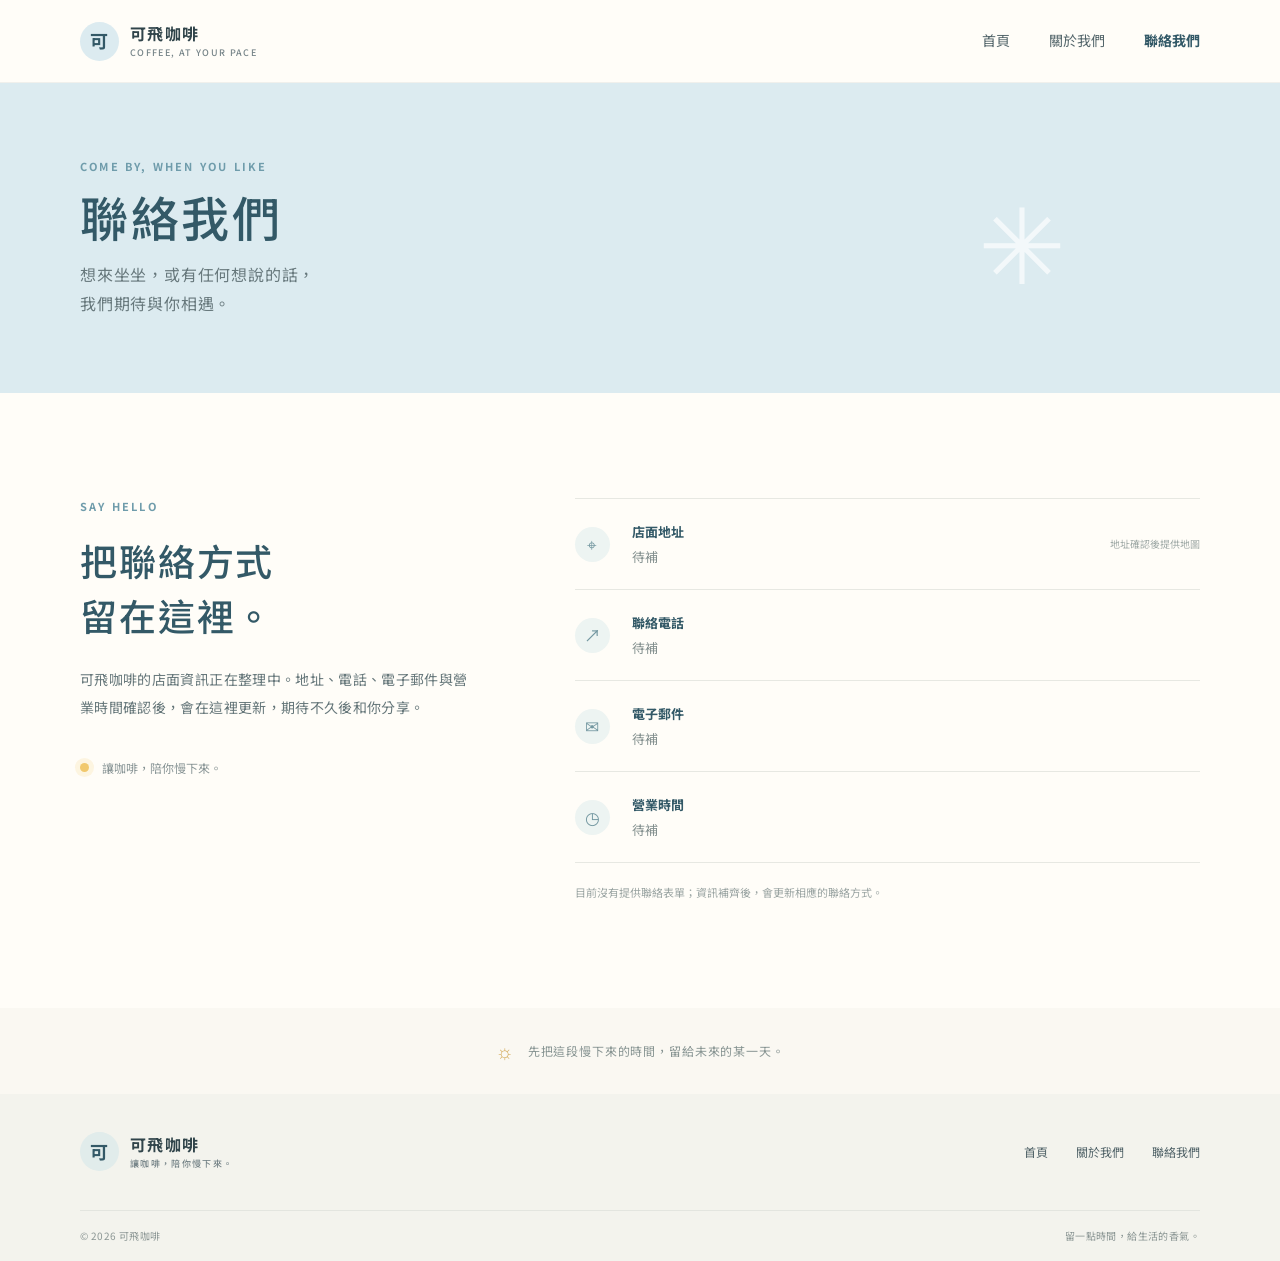
<file: pages/contact.html>
<!doctype html>
<html lang="zh-Hant">
<head>
  <meta charset="utf-8"><meta name="viewport" content="width=device-width, initial-scale=1">
  <meta name="description" content="可飛咖啡聯絡與交通資訊。地址、電話、電子郵件及營業時間待補。">
  <title>聯絡我們｜可飛咖啡</title><link rel="stylesheet" href="assets/css/site.css"><script src="assets/js/site.js" defer></script>
</head>
<body>
  <a class="skip-link" href="#main">跳至主要內容</a>
  <header class="site-header"><div class="container header-inner"><a class="brand" href="index.html" aria-label="可飛咖啡首頁"><span class="brand-mark" aria-hidden="true">可</span><span>可飛咖啡<small>COFFEE, AT YOUR PACE</small></span></a><button class="menu-toggle" type="button" aria-expanded="false" aria-controls="site-nav"><span class="menu-icon" aria-hidden="true"></span><span class="sr-only">開啟選單</span></button><nav class="site-nav" id="site-nav" aria-label="主要導覽"><a href="index.html">首頁</a><a href="about.html">關於我們</a><a aria-current="page" href="contact.html">聯絡我們</a></nav></div></header>
  <main id="main">
    <section class="page-hero contact-hero"><div class="container page-hero-inner"><p class="eyebrow">COME BY, WHEN YOU LIKE</p><h1>聯絡我們</h1><p class="lead">想來坐坐，或有任何想說的話，<br>我們期待與你相遇。</p><span class="page-hero-scribble" aria-hidden="true">✳</span></div></section>
    <section class="contact-section section-pad"><div class="container contact-grid"><div class="contact-intro"><p class="eyebrow">SAY HELLO</p><h2>把聯絡方式<br>留在這裡。</h2><p class="body-copy">可飛咖啡的店面資訊正在整理中。地址、電話、電子郵件與營業時間確認後，會在這裡更新，期待不久後和你分享。</p><div class="contact-aside"><span class="sun-dot" aria-hidden="true"></span><span>讓咖啡，陪你慢下來。</span></div></div><div class="contact-details"><div class="contact-row"><span class="contact-icon" aria-hidden="true">⌖</span><div><h3>店面地址</h3><p>待補</p></div><span class="detail-note">地址確認後提供地圖</span></div><div class="contact-row"><span class="contact-icon" aria-hidden="true">↗</span><div><h3>聯絡電話</h3><p>待補</p></div></div><div class="contact-row"><span class="contact-icon" aria-hidden="true">✉</span><div><h3>電子郵件</h3><p>待補</p></div></div><div class="contact-row"><span class="contact-icon" aria-hidden="true">◷</span><div><h3>營業時間</h3><p>待補</p></div></div><p class="contact-footnote">目前沒有提供聯絡表單；資訊補齊後，會更新相應的聯絡方式。</p></div></div></section>
    <section class="visit-note"><div class="container visit-note-inner"><span aria-hidden="true">☼</span><p>先把這段慢下來的時間，留給未來的某一天。</p></div></section>
  </main>
  <footer class="site-footer"><div class="container footer-main"><a class="brand footer-brand" href="index.html"><span class="brand-mark" aria-hidden="true">可</span><span>可飛咖啡<small>讓咖啡，陪你慢下來。</small></span></a><nav class="footer-nav" aria-label="頁尾導覽"><a href="index.html">首頁</a><a href="about.html">關於我們</a><a href="contact.html">聯絡我們</a></nav></div><div class="container footer-bottom"><span>© 2026 可飛咖啡</span><span>留一點時間，給生活的香氣。</span></div></footer>
</body></html>
</file>
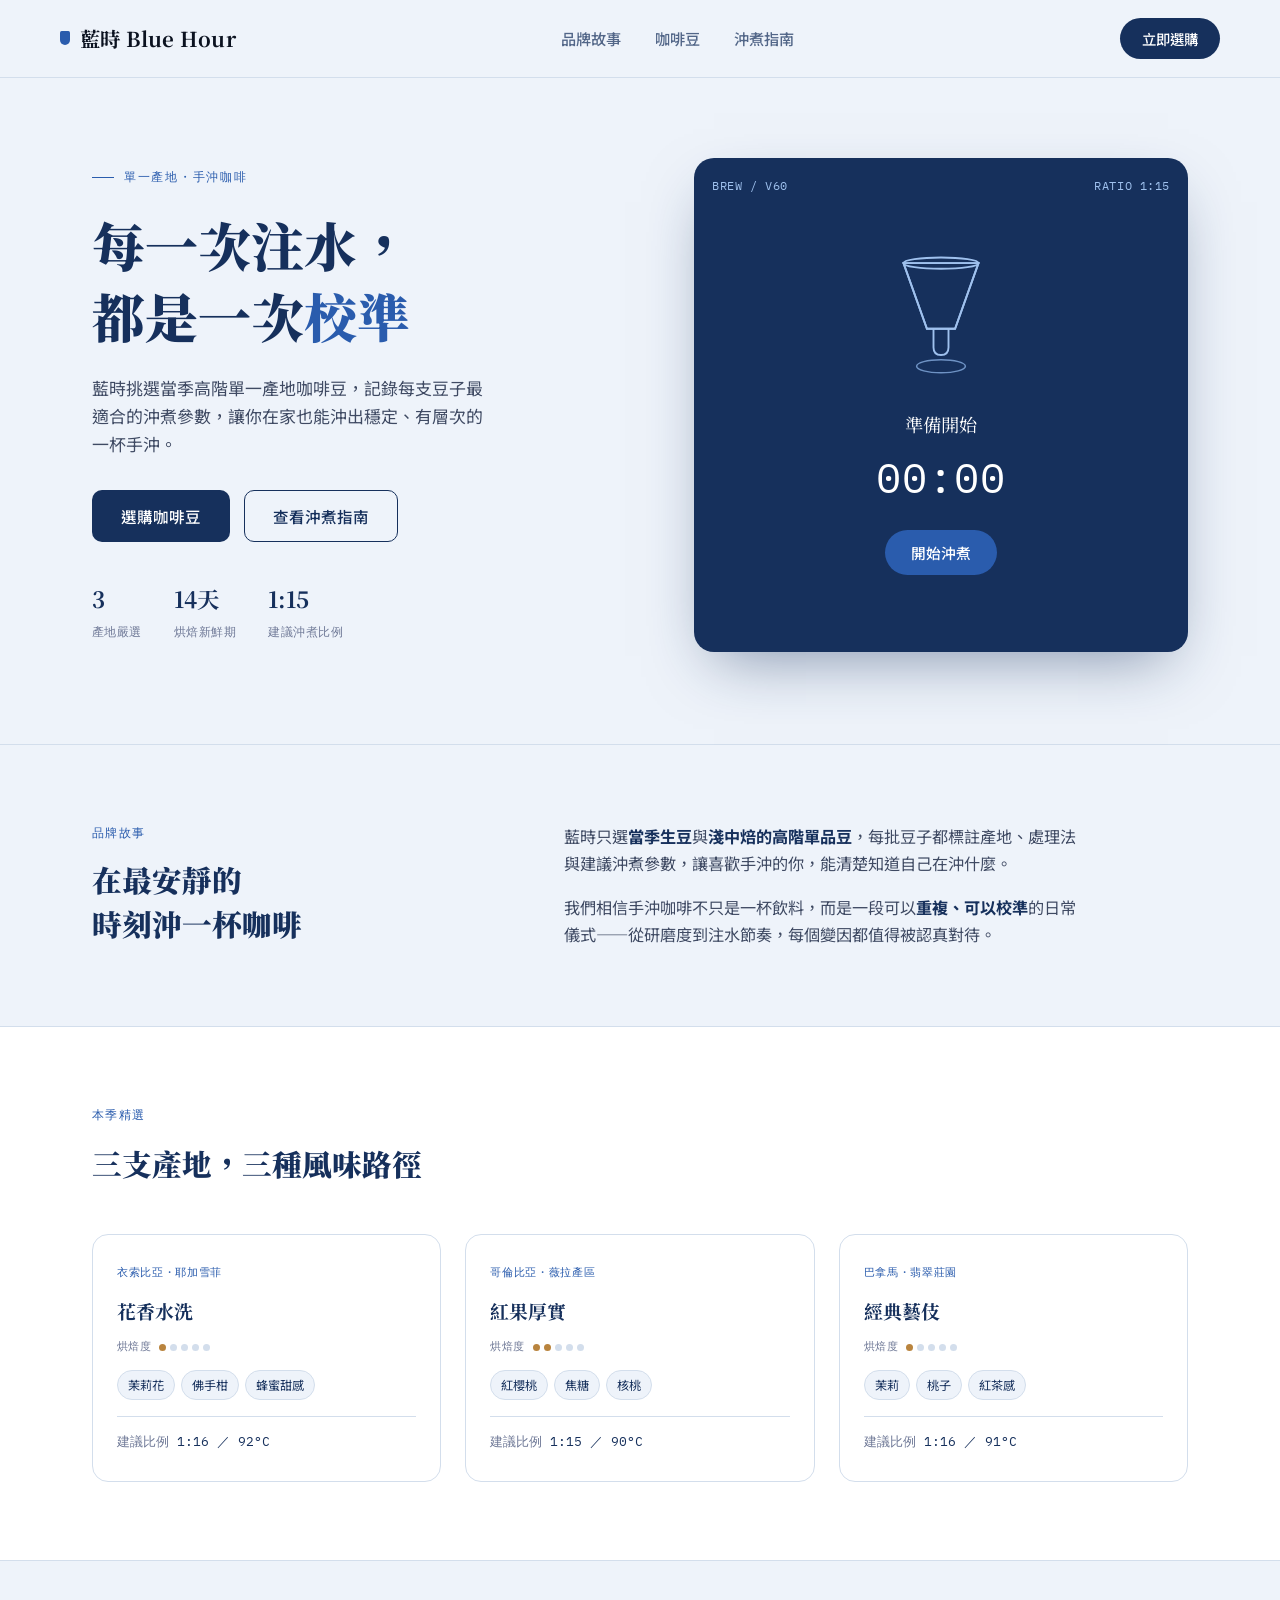
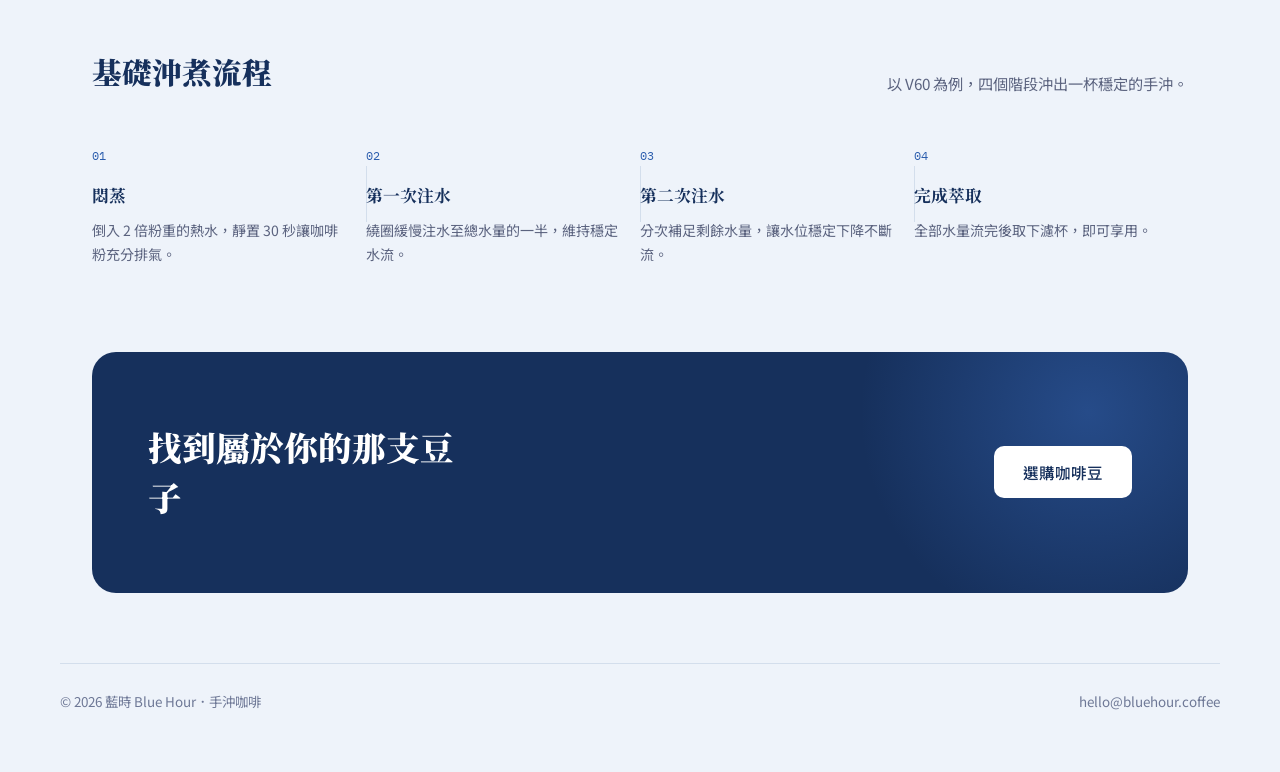
<file: w1/claude.html>
<!DOCTYPE html>
<html lang="zh-Hant">
<head>
<meta charset="UTF-8">
<meta name="viewport" content="width=device-width, initial-scale=1.0">
<title>藍時 Blue Hour｜手沖咖啡</title>
<link rel="preconnect" href="https://fonts.googleapis.com">
<link rel="preconnect" href="https://fonts.gstatic.com" crossorigin>
<link href="https://fonts.googleapis.com/css2?family=Noto+Serif+TC:wght@500;700;900&family=Noto+Sans+TC:wght@400;500;700&family=IBM+Plex+Mono:wght@400;500&display=swap" rel="stylesheet">
<style>
  :root{
    --ink: #0B1220;
    --deep: #16305C;
    --blue: #2A5CAD;
    --blue-bright: #3E74CC;
    --paper: #EEF3FA;
    --mist: #D3DEEC;
    --white: #FFFFFF;
    --roast: #B9843E;

    --display: 'Noto Serif TC', serif;
    --body: 'Noto Sans TC', sans-serif;
    --mono: 'IBM Plex Mono', monospace;
  }

  *{ box-sizing:border-box; margin:0; padding:0; }
  html{ scroll-behavior:smooth; }
  body{
    background: var(--paper);
    color: var(--ink);
    font-family: var(--body);
    line-height:1.65;
    -webkit-font-smoothing:antialiased;
  }
  a{ color:inherit; text-decoration:none; }
  ul{ list-style:none; }
  button{ font-family:inherit; cursor:pointer; }
  :focus-visible{ outline:2px solid var(--blue); outline-offset:3px; border-radius:4px; }

  .wrap{ max-width:1160px; margin:0 auto; padding:0 32px; }

  /* NAV */
  header.site{
    position:sticky; top:0; z-index:50;
    background: rgba(238,243,250,0.88);
    backdrop-filter: blur(10px);
    border-bottom:1px solid var(--mist);
  }
  .nav{ display:flex; align-items:center; justify-content:space-between; padding:18px 0; }
  .logo{ font-family:var(--display); font-weight:700; font-size:1.28rem; letter-spacing:0.02em; display:flex; align-items:center; gap:10px; }
  .logo .mark{ width:10px; height:14px; background:var(--blue); border-radius:2px 2px 6px 6px; }
  .nav-links{ display:flex; gap:34px; font-size:0.95rem; font-weight:500; color:var(--deep); }
  .nav-links a{ opacity:0.72; transition:opacity .15s ease; }
  .nav-links a:hover{ opacity:1; }
  .nav-cta{
    background:var(--deep); color:var(--white);
    padding:10px 22px; border-radius:999px; font-size:0.9rem; font-weight:500;
    border:none; transition:background .15s ease, transform .15s ease;
  }
  .nav-cta:hover{ background:var(--blue); transform:translateY(-1px); }

  /* HERO */
  .hero{ padding:80px 0 92px; }
  .hero-grid{ display:grid; grid-template-columns:1.05fr 0.95fr; gap:56px; align-items:center; }
  .eyebrow{
    font-family:var(--mono); font-size:0.76rem; letter-spacing:0.14em; text-transform:uppercase;
    color:var(--blue); display:flex; align-items:center; gap:10px; margin-bottom:22px;
  }
  .eyebrow::before{ content:""; width:22px; height:1px; background:var(--blue); }
  .hero h1{
    font-family:var(--display); font-weight:900; font-size:clamp(2.1rem,4.2vw,3.3rem);
    line-height:1.35; color:var(--deep); margin-bottom:22px;
  }
  .hero h1 em{ font-style:normal; color:var(--blue); }
  .hero p.lede{ font-size:1.06rem; color:#3F4A63; max-width:44ch; margin-bottom:32px; }
  .hero-actions{ display:flex; gap:14px; flex-wrap:wrap; margin-bottom:38px; }
  .btn-primary, .btn-ghost{
    padding:14px 28px; border-radius:10px; font-size:0.97rem; font-weight:500;
    border:1px solid transparent; transition:all .15s ease; display:inline-flex; align-items:center; gap:8px;
  }
  .btn-primary{ background:var(--deep); color:var(--white); }
  .btn-primary:hover{ background:var(--blue); transform:translateY(-1px); }
  .btn-ghost{ background:transparent; border-color:var(--deep); color:var(--deep); }
  .btn-ghost:hover{ background:var(--deep); color:var(--white); }

  .hero-stats{ display:flex; gap:32px; font-family:var(--mono); }
  .hero-stats div strong{ display:block; font-size:1.4rem; font-family:var(--display); color:var(--deep); }
  .hero-stats div span{ font-size:0.74rem; color:#6E7896; letter-spacing:0.04em; }

  /* SIGNATURE: brew timer */
  .brewer{
    position:relative; background:var(--deep); border-radius:20px;
    aspect-ratio:1/1; overflow:hidden;
    box-shadow:0 24px 60px -20px rgba(22,48,92,0.5);
    display:flex; flex-direction:column; align-items:center; justify-content:center;
    padding: 26px;
  }
  .brewer-hud{
    position:absolute; top:18px; left:18px; right:18px;
    display:flex; justify-content:space-between;
    font-family:var(--mono); font-size:0.72rem; color:#9FC1EE; letter-spacing:0.05em;
  }
  .brewer-stage{
    font-family:var(--display); color:var(--white); font-size:1.15rem;
    margin-top: 6px; margin-bottom: 4px; text-align:center; min-height: 1.6em;
  }
  .brewer-time{
    font-family:var(--mono); font-size:2.6rem; color:var(--white); letter-spacing:0.02em; margin-bottom:18px;
  }
  .dripper-svg{ width:150px; margin-bottom: 18px; }
  .brewer-btn{
    background:var(--blue); color:var(--white); border:none;
    padding:12px 26px; border-radius:999px; font-size:0.92rem; font-weight:500;
    transition:background .15s ease;
  }
  .brewer-btn:hover{ background:var(--blue-bright); }
  .brewer-btn:disabled{ opacity:0.55; cursor:default; }

  /* STORY */
  .story{ padding:78px 0; border-top:1px solid var(--mist); }
  .story-grid{ display:grid; grid-template-columns:0.8fr 1.2fr; gap:56px; }
  .section-label{
    font-family:var(--mono); font-size:0.76rem; letter-spacing:0.12em; text-transform:uppercase;
    color:var(--blue); margin-bottom:14px;
  }
  .story h2{ font-family:var(--display); font-weight:900; font-size:1.85rem; color:var(--deep); line-height:1.5; }
  .story-body p{ font-size:1.01rem; color:#3F4A63; margin-bottom:18px; max-width:58ch; }
  .story-body p:last-child{ margin-bottom:0; }
  .story-body strong{ color:var(--deep); }

  /* BEANS */
  .beans{ padding:78px 0; background:var(--white); border-top:1px solid var(--mist); border-bottom:1px solid var(--mist); }
  .beans-head{ max-width:640px; margin-bottom:46px; }
  .beans-head h2{ font-family:var(--display); font-weight:900; font-size:1.85rem; color:var(--deep); margin-top:10px; }
  .bean-cards{ display:grid; grid-template-columns:repeat(3,1fr); gap:24px; }
  .b-card{
    border:1px solid var(--mist); border-radius:16px; padding:28px 24px;
    transition:border-color .15s ease, transform .15s ease;
  }
  .b-card:hover{ border-color:var(--blue-bright); transform:translateY(-3px); }
  .b-card .origin{ font-family:var(--mono); font-size:0.7rem; color:var(--blue); letter-spacing:0.06em; margin-bottom:14px; }
  .b-card h3{ font-family:var(--display); font-weight:700; font-size:1.18rem; color:var(--deep); margin-bottom:12px; }
  .roast-bar{ display:flex; align-items:center; gap:8px; margin-bottom:14px; }
  .roast-bar .label{ font-family:var(--mono); font-size:0.68rem; color:#6E7896; letter-spacing:0.04em; }
  .roast-dots{ display:flex; gap:4px; }
  .roast-dots span{ width:7px; height:7px; border-radius:50%; background:var(--mist); }
  .roast-dots span.on{ background:var(--roast); }
  .flavor-tags{ display:flex; flex-wrap:wrap; gap:6px; margin-bottom:16px; }
  .flavor-tags span{
    font-size:0.76rem; padding:4px 10px; border-radius:999px;
    background:var(--paper); color:var(--deep); border:1px solid var(--mist);
  }
  .b-card .ratio{ font-family:var(--mono); font-size:0.82rem; color:var(--deep); border-top:1px solid var(--mist); padding-top:14px; }
  .b-card .ratio span{ color:#6E7896; }

  /* GUIDE */
  .guide{ padding:86px 0; }
  .guide-head{ display:flex; justify-content:space-between; align-items:flex-end; margin-bottom:50px; gap:24px; flex-wrap:wrap; }
  .guide-head h2{ font-family:var(--display); font-weight:900; font-size:1.85rem; color:var(--deep); }
  .guide-head p{ max-width:38ch; color:#5B637F; font-size:0.95rem; }
  .steps{ display:grid; grid-template-columns:repeat(4,1fr); position:relative; }
  .step{ position:relative; padding:0 22px 0 0; }
  .step:not(:last-child)::after{
    content:""; position:absolute; top:20px; right:-1px; width:1px; height:56px; background:var(--mist);
  }
  .step .num{ font-family:var(--mono); font-size:0.76rem; color:var(--blue); margin-bottom:16px; display:block; }
  .step h3{ font-family:var(--display); font-weight:700; font-size:1.05rem; color:var(--deep); margin-bottom:10px; }
  .step p{ font-size:0.88rem; color:#5B637F; }

  /* CTA */
  .cta{
    background:var(--deep); color:var(--white); border-radius:24px; margin:0 32px 32px;
    padding:70px 56px; position:relative; overflow:hidden;
  }
  .cta::before{
    content:""; position:absolute; width:460px; height:460px;
    background:radial-gradient(circle, rgba(62,116,204,0.4), transparent 70%);
    top:-170px; right:-130px; border-radius:50%;
  }
  .cta-inner{ position:relative; z-index:2; display:flex; justify-content:space-between; align-items:center; gap:40px; flex-wrap:wrap; }
  .cta h2{ font-family:var(--display); font-weight:900; font-size:clamp(1.5rem,2.8vw,2.1rem); max-width:16ch; line-height:1.5; }
  .cta .btn-primary{ background:var(--white); color:var(--deep); white-space:nowrap; }
  .cta .btn-primary:hover{ background:var(--paper); }

  footer.site{ padding:38px 32px 60px; }
  .footer-grid{
    max-width:1160px; margin:0 auto; display:flex; justify-content:space-between; align-items:center;
    flex-wrap:wrap; gap:16px; font-size:0.84rem; color:#6E7896; border-top:1px solid var(--mist); padding-top:26px;
  }

  @media (prefers-reduced-motion:reduce){ *{ animation-duration:0.001ms !important; transition-duration:0.001ms !important; } }

  @media (max-width:880px){
    .hero-grid{ grid-template-columns:1fr; }
    .brewer{ order:-1; max-width:400px; margin:0 auto 8px; }
    .story-grid{ grid-template-columns:1fr; gap:28px; }
    .bean-cards{ grid-template-columns:1fr; }
    .steps{ grid-template-columns:1fr 1fr; row-gap:32px; }
    .step:nth-child(2)::after{ display:none; }
    .nav-links{ display:none; }
    .cta{ margin:0 16px 16px; padding:46px 28px; }
    .cta-inner{ flex-direction:column; align-items:flex-start; }
  }
  @media (max-width:520px){
    .wrap{ padding:0 20px; }
    .steps{ grid-template-columns:1fr; }
    .step:not(:last-child)::after{ display:none; }
    .hero-stats{ gap:20px; }
  }
</style>
</head>
<body>

<header class="site">
  <nav class="wrap nav">
    <div class="logo"><span class="mark"></span>藍時 Blue Hour</div>
    <ul class="nav-links">
      <li><a href="#story">品牌故事</a></li>
      <li><a href="#beans">咖啡豆</a></li>
      <li><a href="#guide">沖煮指南</a></li>
    </ul>
    <button class="nav-cta">立即選購</button>
  </nav>
</header>

<section class="hero">
  <div class="wrap hero-grid">
    <div>
      <div class="eyebrow">單一產地・手沖咖啡</div>
      <h1>每一次注水，<br>都是一次<em>校準</em></h1>
      <p class="lede">藍時挑選當季高階單一產地咖啡豆，記錄每支豆子最適合的沖煮參數，讓你在家也能沖出穩定、有層次的一杯手沖。</p>
      <div class="hero-actions">
        <button class="btn-primary">選購咖啡豆</button>
        <button class="btn-ghost">查看沖煮指南</button>
      </div>
      <div class="hero-stats">
        <div><strong>3</strong><span>產地嚴選</span></div>
        <div><strong>14天</strong><span>烘焙新鮮期</span></div>
        <div><strong>1:15</strong><span>建議沖煮比例</span></div>
      </div>
    </div>

    <div class="brewer">
      <div class="brewer-hud">
        <span>BREW / V60</span>
        <span id="ratioTag">RATIO 1:15</span>
      </div>
      <svg class="dripper-svg" id="dripperSvg" viewBox="0 0 160 160" xmlns="http://www.w3.org/2000/svg">
        <path d="M40 30 L120 30 L95 100 L65 100 Z" fill="none" stroke="#9FC1EE" stroke-width="2"/>
        <rect id="waterLevel" x="65" y="98" width="30" height="0" fill="#3E74CC" opacity="0.85"/>
        <path d="M40 30 L120 30 L95 100 L65 100 Z" fill="none" stroke="#9FC1EE" stroke-width="2"/>
        <ellipse cx="80" cy="30" rx="40" ry="6" fill="none" stroke="#9FC1EE" stroke-width="2"/>
        <path d="M72 100 L72 120 Q72 128 80 128 Q88 128 88 120 L88 100" fill="none" stroke="#9FC1EE" stroke-width="2"/>
        <ellipse cx="80" cy="140" rx="26" ry="7" fill="none" stroke="#6E92C4" stroke-width="1.6"/>
        <line id="pourLine" x1="80" y1="8" x2="80" y2="30" stroke="#3E74CC" stroke-width="3" opacity="0"/>
      </svg>
      <div class="brewer-stage" id="stageLabel">準備開始</div>
      <div class="brewer-time" id="timeLabel">00:00</div>
      <button class="brewer-btn" id="brewBtn">開始沖煮</button>
    </div>
  </div>
</section>

<section class="story" id="story">
  <div class="wrap story-grid">
    <div>
      <div class="section-label">品牌故事</div>
      <h2>在最安靜的<br>時刻沖一杯咖啡</h2>
    </div>
    <div class="story-body">
      <p>藍時只選<strong>當季生豆</strong>與<strong>淺中焙的高階單品豆</strong>，每批豆子都標註產地、處理法與建議沖煮參數，讓喜歡手沖的你，能清楚知道自己在沖什麼。</p>
      <p>我們相信手沖咖啡不只是一杯飲料，而是一段可以<strong>重複、可以校準</strong>的日常儀式——從研磨度到注水節奏，每個變因都值得被認真對待。</p>
    </div>
  </div>
</section>

<section class="beans" id="beans">
  <div class="wrap">
    <div class="beans-head">
      <div class="section-label">本季精選</div>
      <h2>三支產地，三種風味路徑</h2>
    </div>
    <div class="bean-cards">
      <div class="b-card">
        <div class="origin">衣索比亞・耶加雪菲</div>
        <h3>花香水洗</h3>
        <div class="roast-bar">
          <span class="label">烘焙度</span>
          <div class="roast-dots"><span class="on"></span><span></span><span></span><span></span><span></span></div>
        </div>
        <div class="flavor-tags"><span>茉莉花</span><span>佛手柑</span><span>蜂蜜甜感</span></div>
        <div class="ratio"><span>建議比例</span> 1:16 ／ 92°C</div>
      </div>
      <div class="b-card">
        <div class="origin">哥倫比亞・薇拉產區</div>
        <h3>紅果厚實</h3>
        <div class="roast-bar">
          <span class="label">烘焙度</span>
          <div class="roast-dots"><span class="on"></span><span class="on"></span><span></span><span></span><span></span></div>
        </div>
        <div class="flavor-tags"><span>紅櫻桃</span><span>焦糖</span><span>核桃</span></div>
        <div class="ratio"><span>建議比例</span> 1:15 ／ 90°C</div>
      </div>
      <div class="b-card">
        <div class="origin">巴拿馬・翡翠莊園</div>
        <h3>經典藝伎</h3>
        <div class="roast-bar">
          <span class="label">烘焙度</span>
          <div class="roast-dots"><span class="on"></span><span></span><span></span><span></span><span></span></div>
        </div>
        <div class="flavor-tags"><span>茉莉</span><span>桃子</span><span>紅茶感</span></div>
        <div class="ratio"><span>建議比例</span> 1:16 ／ 91°C</div>
      </div>
    </div>
  </div>
</section>

<section class="guide" id="guide">
  <div class="wrap">
    <div class="guide-head">
      <h2>基礎沖煮流程</h2>
      <p>以 V60 為例，四個階段沖出一杯穩定的手沖。</p>
    </div>
    <div class="steps">
      <div class="step">
        <span class="num">01</span>
        <h3>悶蒸</h3>
        <p>倒入 2 倍粉重的熱水，靜置 30 秒讓咖啡粉充分排氣。</p>
      </div>
      <div class="step">
        <span class="num">02</span>
        <h3>第一次注水</h3>
        <p>繞圈緩慢注水至總水量的一半，維持穩定水流。</p>
      </div>
      <div class="step">
        <span class="num">03</span>
        <h3>第二次注水</h3>
        <p>分次補足剩餘水量，讓水位穩定下降不斷流。</p>
      </div>
      <div class="step">
        <span class="num">04</span>
        <h3>完成萃取</h3>
        <p>全部水量流完後取下濾杯，即可享用。</p>
      </div>
    </div>
  </div>
</section>

<div class="wrap" style="padding:0;">
  <div class="cta">
    <div class="cta-inner">
      <h2>找到屬於你的那支豆子</h2>
      <button class="btn-primary">選購咖啡豆</button>
    </div>
  </div>
</div>

<footer class="site">
  <div class="footer-grid">
    <div>© 2026 藍時 Blue Hour．手沖咖啡</div>
    <div>hello@bluehour.coffee</div>
  </div>
</footer>

<script>
  (function(){
    const btn = document.getElementById('brewBtn');
    const stageLabel = document.getElementById('stageLabel');
    const timeLabel = document.getElementById('timeLabel');
    const waterLevel = document.getElementById('waterLevel');
    const pourLine = document.getElementById('pourLine');

    const stages = [
      { name:'悶蒸中', dur:30, water:8 },
      { name:'第一次注水', dur:60, water:38 },
      { name:'第二次注水', dur:60, water:75 },
      { name:'萃取完成', dur:0, water:75 }
    ];

    let running = false;
    let stageIndex = 0;
    let elapsed = 0;
    let totalElapsed = 0;
    let timer = null;

    function fmt(s){
      const m = Math.floor(s/60).toString().padStart(2,'0');
      const sec = Math.floor(s%60).toString().padStart(2,'0');
      return m+':'+sec;
    }

    function tick(){
      totalElapsed += 1;
      elapsed += 1;
      timeLabel.textContent = fmt(totalElapsed);

      const stage = stages[stageIndex];
      const progress = stage.dur ? Math.min(elapsed/stage.dur, 1) : 1;
      const prevWater = stageIndex === 0 ? 0 : stages[stageIndex-1].water;
      const currentWater = prevWater + (stage.water - prevWater) * progress;
      waterLevel.setAttribute('y', 98 - currentWater*0.55);
      waterLevel.setAttribute('height', currentWater*0.55);

      pourLine.style.opacity = (stageIndex === 1 || stageIndex === 2) ? '0.9' : '0';

      if(stage.dur && elapsed >= stage.dur){
        stageIndex += 1;
        elapsed = 0;
        if(stageIndex >= stages.length - 1){
          stageLabel.textContent = stages[stages.length-1].name;
          pourLine.style.opacity = '0';
          clearInterval(timer);
          running = false;
          btn.disabled = false;
          btn.textContent = '再沖一次';
          return;
        }
        stageLabel.textContent = stages[stageIndex].name;
      }
    }

    btn.addEventListener('click', () => {
      if(running) return;
      running = true;
      stageIndex = 0;
      elapsed = 0;
      totalElapsed = 0;
      waterLevel.setAttribute('y', 98);
      waterLevel.setAttribute('height', 0);
      stageLabel.textContent = stages[0].name;
      timeLabel.textContent = '00:00';
      btn.disabled = true;
      btn.textContent = '沖煮中…';
      timer = setInterval(tick, 1000);
    });
  })();
</script>

</body>
</html>
</file>
<file: pages/assets/css/site.css>
@import url('https://fonts.googleapis.com/css2?family=Noto+Sans+TC:wght@400;500;600;700&display=swap');
:root{--blue:#dcebf0;--blue-deep:#6f9cab;--blue-dark:#335967;--cream:#faf8f2;--paper:#fffdf8;--yellow:#f1c86d;--ink:#30444a;--muted:#778589;--line:#e7e8e2;--serif:Georgia,'Noto Sans TC',serif;--sans:'Noto Sans TC','PingFang TC','Microsoft JhengHei',sans-serif;--content:1120px}
*{box-sizing:border-box}html{scroll-behavior:smooth}body{margin:0;background:var(--paper);color:var(--ink);font-family:var(--sans);font-size:16px;line-height:1.8;-webkit-font-smoothing:antialiased}img{display:block;max-width:100%}a{color:inherit;text-decoration:none}button{font:inherit}.container{width:min(var(--content),calc(100% - 56px));margin-inline:auto}.sr-only{position:absolute;width:1px;height:1px;padding:0;margin:-1px;overflow:hidden;clip:rect(0,0,0,0);white-space:nowrap;border:0}.skip-link{position:fixed;z-index:20;left:16px;top:12px;padding:8px 14px;background:white;transform:translateY(-160%)}.skip-link:focus{transform:none}.site-header{position:relative;z-index:5;background:rgba(255,253,248,.94);border-bottom:1px solid rgba(48,68,74,.07)}.header-inner{height:82px;display:flex;align-items:center;justify-content:space-between}.brand{display:inline-flex;align-items:center;gap:11px;font-weight:700;letter-spacing:.08em;line-height:1.3}.brand-mark{display:grid;place-items:center;width:39px;height:39px;border-radius:50%;background:var(--blue);color:var(--blue-dark);font-size:18px}.brand small{display:block;margin-top:4px;color:var(--muted);font:500 9px/1.2 var(--sans);letter-spacing:.15em}.site-nav{display:flex;align-items:center;gap:39px}.site-nav a,.footer-nav a{font-size:14px;color:#53656a;transition:color .2s}.site-nav a:hover,.site-nav a[aria-current=page],.footer-nav a:hover{color:var(--blue-dark)}.site-nav a[aria-current=page]{font-weight:700}.menu-toggle{display:none}.hero{position:relative;min-height:610px;display:grid;grid-template-columns:1fr 1.03fr;gap:44px;align-items:center;padding-block:64px 82px}.hero-copy{padding-left:5.5%}.eyebrow{margin:0 0 18px;color:var(--blue-deep);font-size:11px;font-weight:700;letter-spacing:.2em;line-height:1.5}.hero h1,.page-hero h1{margin:0;color:var(--blue-dark);font-family:var(--serif);font-size:clamp(42px,5vw,62px);font-weight:500;letter-spacing:.055em;line-height:1.43}.lead{margin:17px 0 29px;color:#68797d;font-size:16px;letter-spacing:.05em}.button-row{display:flex;gap:12px;flex-wrap:wrap}.button{min-height:47px;display:inline-flex;align-items:center;justify-content:center;gap:16px;padding:10px 19px;border-radius:3px;font-size:13px;font-weight:600;letter-spacing:.04em;transition:transform .2s,background .2s}.button:hover{transform:translateY(-2px)}.button-primary{background:var(--blue-dark);color:#fff}.button-primary:hover{background:#254854}.button-quiet{border:1px solid #cbd7d8;color:var(--blue-dark)}.button-light{background:var(--paper);color:var(--blue-dark)}.hero-note{display:flex;align-items:center;gap:10px;margin-top:44px;color:#899394;font-size:12px;letter-spacing:.08em}.sun-dot{width:9px;height:9px;border-radius:50%;background:var(--yellow);box-shadow:0 0 0 5px rgba(241,200,109,.17)}.hero-art{position:relative;padding:13px 13px 35px;background:#e8f0ec;transform:rotate(1deg)}.hero-art img{width:100%;height:415px;object-fit:cover}.art-caption{position:absolute;right:22px;bottom:10px;color:#70847e;font-size:9px;font-weight:700;letter-spacing:.17em}.art-caption span{margin-left:7px;color:#d6aa4f;font-size:16px}.hero-number{position:absolute;right:0;bottom:23px;color:#9aa6a5;font-size:10px;letter-spacing:.16em}.section-pad{padding-block:105px}.intro-section{background:var(--blue);}.intro-grid{display:grid;grid-template-columns:.72fr 1.28fr;gap:70px}.intro-grid>.eyebrow{padding-top:10px}.intro-grid h2,.section-heading h2,.space-copy h2,.contact-intro h2{margin:0 0 21px;color:var(--blue-dark);font-family:var(--serif);font-size:clamp(30px,3.4vw,42px);font-weight:500;letter-spacing:.05em;line-height:1.5}.body-copy{max-width:650px;margin:0 0 18px;color:#66777a;font-size:14px;line-height:2.05;letter-spacing:.025em}.text-link{display:inline-flex;gap:18px;align-items:center;margin-top:14px;padding-bottom:5px;border-bottom:1px solid #8aaeb6;color:var(--blue-dark);font-size:13px;font-weight:600}.features-section{background:var(--cream)}.section-heading{display:flex;justify-content:space-between;align-items:flex-end;gap:32px;margin-bottom:45px}.section-heading .eyebrow{margin-bottom:12px}.section-heading h2{margin-bottom:0}.section-heading>p{margin:0 0 7px;color:var(--muted);font-size:13px}.feature-grid{display:grid;grid-template-columns:repeat(3,1fr);gap:19px}.feature-card{position:relative;min-height:247px;padding:31px 29px;background:var(--paper);border:1px solid #efeee8}.feature-index{position:absolute;top:25px;right:27px;color:#a6b8b7;font-size:11px;letter-spacing:.1em}.feature-icon{display:grid;place-items:center;width:43px;height:43px;margin-bottom:22px;border-radius:50%;background:#edf4f2;color:#7397a0;font-size:22px}.feature-icon.roast{background:#f8efdb;color:#c39b4c}.feature-icon.space{background:#edf1e8;color:#809578}.feature-card h3,.value-card h3{margin:0 0 9px;color:var(--blue-dark);font-size:17px;letter-spacing:.05em}.feature-card p,.value-card p{margin:0;color:#7a8788;font-size:13px;line-height:1.9}.cta-band{padding-block:55px;background:var(--blue-dark);color:white}.cta-inner{display:flex;align-items:center;justify-content:space-between;gap:24px}.cta-band .eyebrow{margin-bottom:8px;color:#c4dbe0}.cta-band h2{margin:0;font-family:var(--serif);font-size:25px;font-weight:500;letter-spacing:.06em}.site-footer{background:#f3f3ed}.footer-main{min-height:116px;display:flex;align-items:center;justify-content:space-between}.footer-brand .brand-mark{background:#e1eceb}.footer-nav{display:flex;gap:28px}.footer-nav a{font-size:12px}.footer-bottom{min-height:51px;display:flex;align-items:center;justify-content:space-between;border-top:1px solid #e3e5df;color:#8b9694;font-size:10px;letter-spacing:.04em}.page-hero{position:relative;overflow:hidden;background:var(--blue);}.page-hero-inner{position:relative;min-height:290px;display:flex;flex-direction:column;justify-content:center;padding-block:47px}.page-hero .eyebrow{margin-bottom:7px}.page-hero h1{font-size:48px}.page-hero .lead{margin:10px 0 0}.page-hero-scribble{position:absolute;right:12%;top:50%;color:rgba(255,255,255,.65);font-size:105px;transform:translateY(-50%)}.story-section{background:var(--paper)}.story-grid{display:grid;grid-template-columns:.55fr 1.45fr;gap:80px}.story-label .eyebrow{margin-bottom:31px}.story-number{color:#d4e2e0;font-family:var(--serif);font-size:76px;line-height:1}.story-copy h2{margin:0 0 23px;color:var(--blue-dark);font-family:var(--serif);font-size:34px;font-weight:500;letter-spacing:.04em}.story-copy .body-copy{max-width:700px}.values-section{background:var(--cream)}.values-grid{display:grid;grid-template-columns:repeat(3,1fr);gap:19px}.value-card{min-height:205px;padding:28px;background:var(--paper);border-top:2px solid #d7e5e5}.value-card>span{display:block;margin-bottom:21px;color:#93aaa9;font-size:10px;font-weight:600;letter-spacing:.12em}.space-section{background:var(--paper)}.space-grid{display:grid;grid-template-columns:1.02fr .98fr;gap:76px;align-items:center}.space-art{position:relative;padding:12px 12px 34px;background:#eaf0e8;transform:rotate(-1deg)}.space-art img{width:100%;height:360px;object-fit:cover}.space-copy h2{font-size:34px}.space-copy .button{margin-top:10px}.image-note{margin:8px 0;color:#9ba5a3;font-size:10px}.contact-hero .page-hero-inner{min-height:310px}.contact-section{background:var(--paper)}.contact-grid{display:grid;grid-template-columns:.78fr 1.22fr;gap:95px}.contact-intro h2{font-size:37px}.contact-aside{display:flex;align-items:center;gap:13px;margin-top:35px;color:#899596;font-size:12px}.contact-details{border-top:1px solid var(--line)}.contact-row{min-height:91px;display:grid;grid-template-columns:43px 1fr auto;align-items:center;gap:14px;border-bottom:1px solid var(--line)}.contact-icon{display:grid;place-items:center;width:35px;height:35px;border-radius:50%;background:#edf4f2;color:#7397a0;font-size:17px}.contact-row h3{margin:0 0 2px;color:var(--blue-dark);font-size:13px}.contact-row p{margin:0;color:#84908f;font-size:13px}.detail-note{color:#a0aaa7;font-size:10px}.contact-footnote{margin:20px 0 0;color:#9ba5a3;font-size:11px}.visit-note{padding-block:25px;background:var(--cream)}.visit-note-inner{display:flex;align-items:center;justify-content:center;gap:14px;color:#879492}.visit-note-inner span{color:#d3ab5c;font-size:20px}.visit-note p{margin:0;font-size:12px;letter-spacing:.07em}
@media(max-width:800px){.container{width:min(100% - 40px,var(--content))}.header-inner{height:72px}.menu-toggle{display:grid;place-items:center;width:42px;height:42px;border:0;background:transparent;color:var(--blue-dark);cursor:pointer}.menu-icon,.menu-icon:before,.menu-icon:after{display:block;width:21px;height:1.5px;background:currentColor;transition:transform .2s}.menu-icon{position:relative}.menu-icon:before,.menu-icon:after{position:absolute;left:0;content:""}.menu-icon:before{top:-6px}.menu-icon:after{top:6px}.menu-toggle[aria-expanded=true] .menu-icon{background:transparent}.menu-toggle[aria-expanded=true] .menu-icon:before{top:0;transform:rotate(45deg)}.menu-toggle[aria-expanded=true] .menu-icon:after{top:0;transform:rotate(-45deg)}.site-nav{position:absolute;top:72px;left:0;right:0;display:none;flex-direction:column;align-items:stretch;gap:0;padding:8px 20px 18px;background:var(--paper);border-bottom:1px solid var(--line)}.site-nav.is-open{display:flex}.site-nav a{padding:11px 0}.hero{min-height:0;grid-template-columns:1fr 1fr;gap:24px;padding-block:56px 72px}.hero-copy{padding-left:0}.hero h1{font-size:clamp(37px,6vw,50px)}.hero-art img{height:350px}.hero-note{margin-top:27px}.intro-grid{gap:35px}.section-pad{padding-block:78px}.story-grid{gap:40px}.space-grid{gap:40px}.contact-grid{gap:48px}}
@media(max-width:600px){body{font-size:15px}.container{width:calc(100% - 38px)}.hero{grid-template-columns:1fr;gap:32px;padding-block:48px 54px}.hero-copy{padding:0 2px}.hero h1{font-size:42px}.lead{font-size:14px}.hero-art{margin:0 8px}.hero-art img{height:auto;aspect-ratio:1.2;object-fit:cover}.hero-number{bottom:19px}.intro-grid,.story-grid,.space-grid,.contact-grid{grid-template-columns:1fr;gap:25px}.section-pad{padding-block:66px}.intro-grid h2,.section-heading h2,.space-copy h2,.contact-intro h2{font-size:31px}.intro-grid>.eyebrow{padding-top:0;margin-bottom:-14px}.desktop-only{display:none}.section-heading{display:block;margin-bottom:28px}.section-heading>p{margin-top:12px}.feature-grid,.values-grid{grid-template-columns:1fr;gap:12px}.feature-card{min-height:0;padding:25px}.feature-icon{margin-bottom:15px}.cta-inner{align-items:flex-start;flex-direction:column}.cta-band{padding-block:43px}.cta-band h2{font-size:21px}.footer-main{align-items:flex-start;flex-direction:column;gap:24px;padding-block:28px}.footer-nav{gap:22px}.footer-bottom{align-items:flex-start;flex-direction:column;justify-content:center;gap:2px;padding-block:12px}.page-hero-inner{min-height:240px}.page-hero h1{font-size:42px}.page-hero-scribble{right:5%;font-size:78px}.story-label .eyebrow{margin-bottom:12px}.story-number{font-size:50px}.story-copy h2{font-size:27px}.story-grid{gap:28px}.space-art img{height:auto;aspect-ratio:1.25}.contact-row{grid-template-columns:38px 1fr;min-height:82px}.detail-note{grid-column:2;margin-top:-17px}.contact-intro h2 br{display:none}.visit-note-inner{justify-content:flex-start}.button{min-height:45px}}
@media(prefers-reduced-motion:reduce){html{scroll-behavior:auto}*,*:before,*:after{transition:none!important}}
</file>
